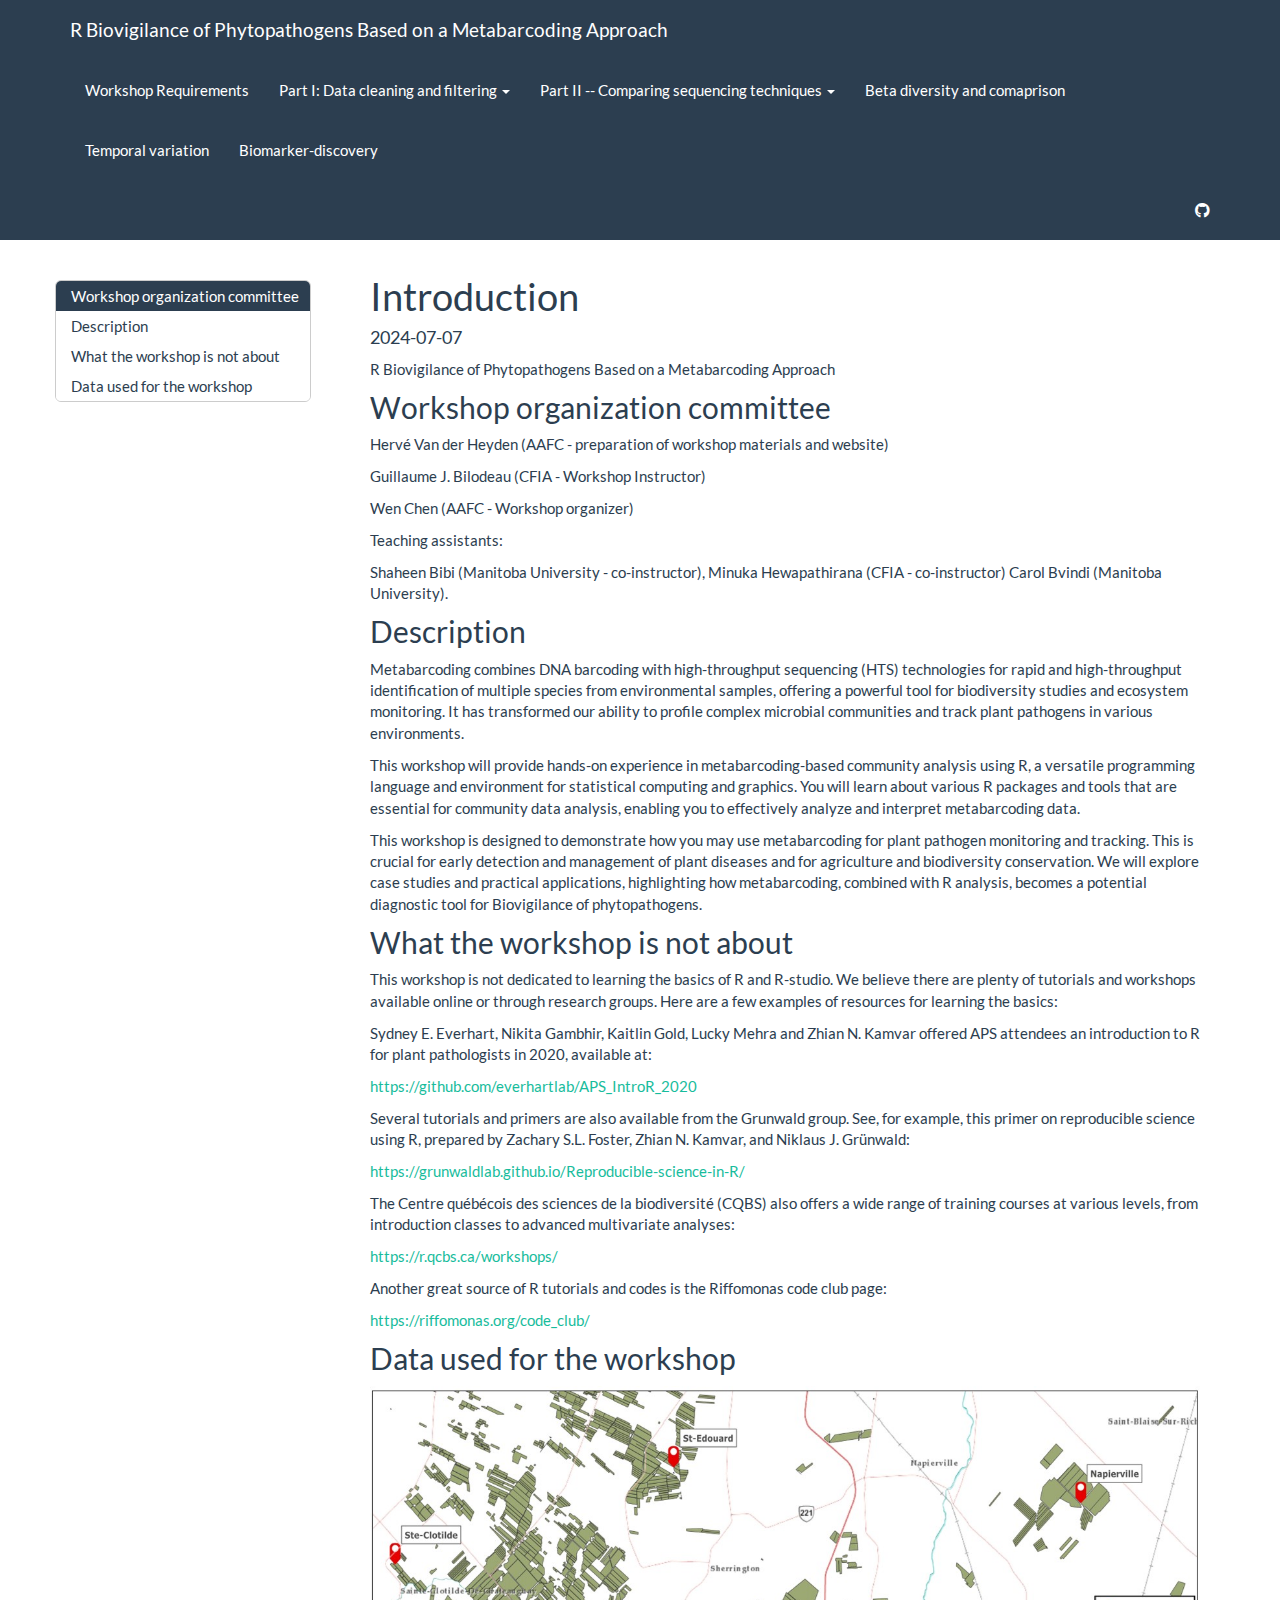
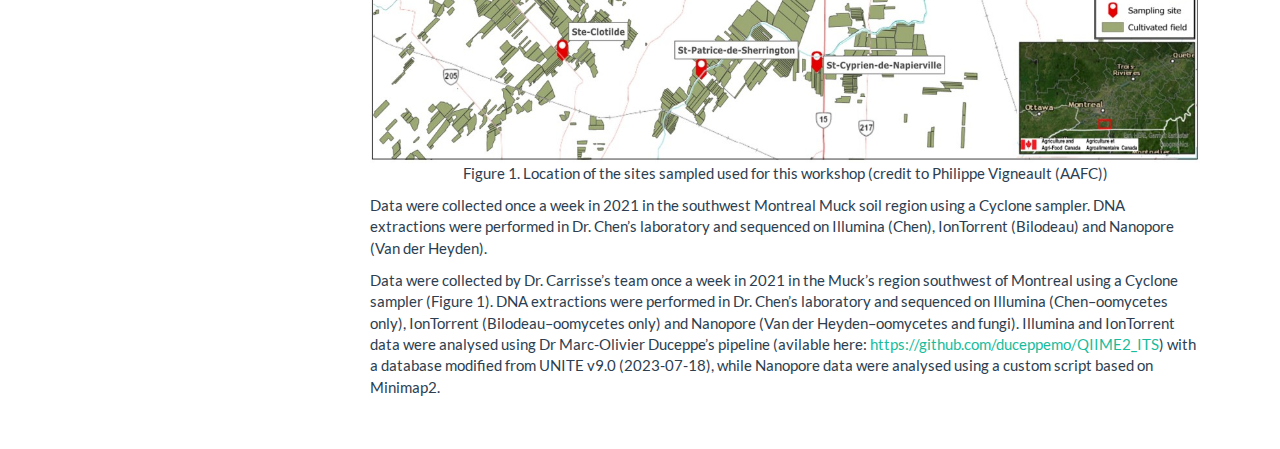
<file: index.html>
<!DOCTYPE html>

<html>

<head>

<meta charset="utf-8" />
<meta name="generator" content="pandoc" />
<meta http-equiv="X-UA-Compatible" content="IE=EDGE" />



<meta name="date" content="2024-07-07" />

<title>Introduction</title>

<script src="site_libs/header-attrs-2.28/header-attrs.js"></script>
<script src="site_libs/jquery-3.6.0/jquery-3.6.0.min.js"></script>
<meta name="viewport" content="width=device-width, initial-scale=1" />
<link href="site_libs/bootstrap-3.3.5/css/flatly.min.css" rel="stylesheet" />
<script src="site_libs/bootstrap-3.3.5/js/bootstrap.min.js"></script>
<script src="site_libs/bootstrap-3.3.5/shim/html5shiv.min.js"></script>
<script src="site_libs/bootstrap-3.3.5/shim/respond.min.js"></script>
<style>h1 {font-size: 34px;}
       h1.title {font-size: 38px;}
       h2 {font-size: 30px;}
       h3 {font-size: 24px;}
       h4 {font-size: 18px;}
       h5 {font-size: 16px;}
       h6 {font-size: 12px;}
       code {color: inherit; background-color: rgba(0, 0, 0, 0.04);}
       pre:not([class]) { background-color: white }</style>
<script src="site_libs/jqueryui-1.13.2/jquery-ui.min.js"></script>
<link href="site_libs/tocify-1.9.1/jquery.tocify.css" rel="stylesheet" />
<script src="site_libs/tocify-1.9.1/jquery.tocify.js"></script>
<script src="site_libs/navigation-1.1/tabsets.js"></script>
<link href="site_libs/font-awesome-6.4.2/css/all.min.css" rel="stylesheet" />
<link href="site_libs/font-awesome-6.4.2/css/v4-shims.min.css" rel="stylesheet" />

<style type="text/css">
  code{white-space: pre-wrap;}
  span.smallcaps{font-variant: small-caps;}
  span.underline{text-decoration: underline;}
  div.column{display: inline-block; vertical-align: top; width: 50%;}
  div.hanging-indent{margin-left: 1.5em; text-indent: -1.5em;}
  ul.task-list{list-style: none;}
    </style>










<style type = "text/css">
.main-container {
  max-width: 940px;
  margin-left: auto;
  margin-right: auto;
}
img {
  max-width:100%;
}
.tabbed-pane {
  padding-top: 12px;
}
.html-widget {
  margin-bottom: 20px;
}
button.code-folding-btn:focus {
  outline: none;
}
summary {
  display: list-item;
}
details > summary > p:only-child {
  display: inline;
}
pre code {
  padding: 0;
}
</style>


<style type="text/css">
.dropdown-submenu {
  position: relative;
}
.dropdown-submenu>.dropdown-menu {
  top: 0;
  left: 100%;
  margin-top: -6px;
  margin-left: -1px;
  border-radius: 0 6px 6px 6px;
}
.dropdown-submenu:hover>.dropdown-menu {
  display: block;
}
.dropdown-submenu>a:after {
  display: block;
  content: " ";
  float: right;
  width: 0;
  height: 0;
  border-color: transparent;
  border-style: solid;
  border-width: 5px 0 5px 5px;
  border-left-color: #cccccc;
  margin-top: 5px;
  margin-right: -10px;
}
.dropdown-submenu:hover>a:after {
  border-left-color: #adb5bd;
}
.dropdown-submenu.pull-left {
  float: none;
}
.dropdown-submenu.pull-left>.dropdown-menu {
  left: -100%;
  margin-left: 10px;
  border-radius: 6px 0 6px 6px;
}
</style>

<script type="text/javascript">
// manage active state of menu based on current page
$(document).ready(function () {
  // active menu anchor
  href = window.location.pathname
  href = href.substr(href.lastIndexOf('/') + 1)
  if (href === "")
    href = "index.html";
  var menuAnchor = $('a[href="' + href + '"]');

  // mark the anchor link active (and if it's in a dropdown, also mark that active)
  var dropdown = menuAnchor.closest('li.dropdown');
  if (window.bootstrap) { // Bootstrap 4+
    menuAnchor.addClass('active');
    dropdown.find('> .dropdown-toggle').addClass('active');
  } else { // Bootstrap 3
    menuAnchor.parent().addClass('active');
    dropdown.addClass('active');
  }

  // Navbar adjustments
  var navHeight = $(".navbar").first().height() + 15;
  var style = document.createElement('style');
  var pt = "padding-top: " + navHeight + "px; ";
  var mt = "margin-top: -" + navHeight + "px; ";
  var css = "";
  // offset scroll position for anchor links (for fixed navbar)
  for (var i = 1; i <= 6; i++) {
    css += ".section h" + i + "{ " + pt + mt + "}\n";
  }
  style.innerHTML = "body {" + pt + "padding-bottom: 40px; }\n" + css;
  document.head.appendChild(style);
});
</script>

<!-- tabsets -->

<style type="text/css">
.tabset-dropdown > .nav-tabs {
  display: inline-table;
  max-height: 500px;
  min-height: 44px;
  overflow-y: auto;
  border: 1px solid #ddd;
  border-radius: 4px;
}

.tabset-dropdown > .nav-tabs > li.active:before, .tabset-dropdown > .nav-tabs.nav-tabs-open:before {
  content: "\e259";
  font-family: 'Glyphicons Halflings';
  display: inline-block;
  padding: 10px;
  border-right: 1px solid #ddd;
}

.tabset-dropdown > .nav-tabs.nav-tabs-open > li.active:before {
  content: "\e258";
  font-family: 'Glyphicons Halflings';
  border: none;
}

.tabset-dropdown > .nav-tabs > li.active {
  display: block;
}

.tabset-dropdown > .nav-tabs > li > a,
.tabset-dropdown > .nav-tabs > li > a:focus,
.tabset-dropdown > .nav-tabs > li > a:hover {
  border: none;
  display: inline-block;
  border-radius: 4px;
  background-color: transparent;
}

.tabset-dropdown > .nav-tabs.nav-tabs-open > li {
  display: block;
  float: none;
}

.tabset-dropdown > .nav-tabs > li {
  display: none;
}
</style>

<!-- code folding -->



<style type="text/css">

#TOC {
  margin: 25px 0px 20px 0px;
}
@media (max-width: 768px) {
#TOC {
  position: relative;
  width: 100%;
}
}

@media print {
.toc-content {
  /* see https://github.com/w3c/csswg-drafts/issues/4434 */
  float: right;
}
}

.toc-content {
  padding-left: 30px;
  padding-right: 40px;
}

div.main-container {
  max-width: 1200px;
}

div.tocify {
  width: 20%;
  max-width: 260px;
  max-height: 85%;
}

@media (min-width: 768px) and (max-width: 991px) {
  div.tocify {
    width: 25%;
  }
}

@media (max-width: 767px) {
  div.tocify {
    width: 100%;
    max-width: none;
  }
}

.tocify ul, .tocify li {
  line-height: 20px;
}

.tocify-subheader .tocify-item {
  font-size: 0.90em;
}

.tocify .list-group-item {
  border-radius: 0px;
}


</style>



</head>

<body>


<div class="container-fluid main-container">


<!-- setup 3col/9col grid for toc_float and main content  -->
<div class="row">
<div class="col-xs-12 col-sm-4 col-md-3">
<div id="TOC" class="tocify">
</div>
</div>

<div class="toc-content col-xs-12 col-sm-8 col-md-9">




<div class="navbar navbar-default  navbar-fixed-top" role="navigation">
  <div class="container">
    <div class="navbar-header">
      <button type="button" class="navbar-toggle collapsed" data-toggle="collapse" data-bs-toggle="collapse" data-target="#navbar" data-bs-target="#navbar">
        <span class="icon-bar"></span>
        <span class="icon-bar"></span>
        <span class="icon-bar"></span>
      </button>
      <a class="navbar-brand" href="index.html">R Biovigilance of Phytopathogens Based on a Metabarcoding Approach</a>
    </div>
    <div id="navbar" class="navbar-collapse collapse">
      <ul class="nav navbar-nav">
        <li>
  <a href="setup_requirements.html">Workshop Requirements</a>
</li>
<li class="dropdown">
  <a href="#" class="dropdown-toggle" data-toggle="dropdown" role="button" data-bs-toggle="dropdown" aria-expanded="false">
    Part I: Data cleaning and filtering
     
    <span class="caret"></span>
  </a>
  <ul class="dropdown-menu" role="menu">
    <li>
      <a href="1_import_data.html">Importing data into R</a>
    </li>
    <li>
      <a href="2_preprocessing.html">Data cleaning</a>
    </li>
    <li>
      <a href="3_summaries.html">Data filtering</a>
    </li>
  </ul>
</li>
<li class="dropdown">
  <a href="#" class="dropdown-toggle" data-toggle="dropdown" role="button" data-bs-toggle="dropdown" aria-expanded="false">
    Part II -- Comparing sequencing techniques
     
    <span class="caret"></span>
  </a>
  <ul class="dropdown-menu" role="menu">
    <li>
      <a href="4_stacked_barchart.html">stacked bar charts</a>
    </li>
    <li>
      <a href="5_comparison.html">Comparisons</a>
    </li>
  </ul>
</li>
<li>
  <a href="6_Heat_map.html">Beta diversity and comaprison</a>
</li>
<li>
  <a href="7_Time_series.html">Temporal variation</a>
</li>
<li>
  <a href="8_biomarker-discovery.html">Biomarker-discovery</a>
</li>
      </ul>
      <ul class="nav navbar-nav navbar-right">
        <li>
  <a href="https://github.com/hvanderheyden/Plant_Canada_2024_workshop.github.io">
    <span class="fa fa-github"></span>
     
  </a>
</li>
      </ul>
    </div><!--/.nav-collapse -->
  </div><!--/.container -->
</div><!--/.navbar -->

<div id="header">



<h1 class="title toc-ignore">Introduction</h1>
<h4 class="date">2024-07-07</h4>

</div>


<p>R Biovigilance of Phytopathogens Based on a Metabarcoding
Approach</p>
<div id="workshop-organization-committee" class="section level2">
<h2>Workshop organization committee</h2>
<p>Hervé Van der Heyden (AAFC - preparation of workshop materials and
website)</p>
<p>Guillaume J. Bilodeau (CFIA - Workshop Instructor)</p>
<p>Wen Chen (AAFC - Workshop organizer)</p>
<p>Teaching assistants:</p>
<p>Shaheen Bibi (Manitoba University - co-instructor), Minuka
Hewapathirana (CFIA - co-instructor) Carol Bvindi (Manitoba
University).</p>
</div>
<div id="description" class="section level2">
<h2>Description</h2>
<p>Metabarcoding combines DNA barcoding with high-throughput sequencing
(HTS) technologies for rapid and high-throughput identification of
multiple species from environmental samples, offering a powerful tool
for biodiversity studies and ecosystem monitoring. It has transformed
our ability to profile complex microbial communities and track plant
pathogens in various environments.</p>
<p>This workshop will provide hands-on experience in metabarcoding-based
community analysis using R, a versatile programming language and
environment for statistical computing and graphics. You will learn about
various R packages and tools that are essential for community data
analysis, enabling you to effectively analyze and interpret
metabarcoding data.</p>
<p>This workshop is designed to demonstrate how you may use
metabarcoding for plant pathogen monitoring and tracking. This is
crucial for early detection and management of plant diseases and for
agriculture and biodiversity conservation. We will explore case studies
and practical applications, highlighting how metabarcoding, combined
with R analysis, becomes a potential diagnostic tool for Biovigilance of
phytopathogens.</p>
</div>
<div id="what-the-workshop-is-not-about" class="section level2">
<h2>What the workshop is not about</h2>
<p>This workshop is not dedicated to learning the basics of R and
R-studio. We believe there are plenty of tutorials and workshops
available online or through research groups. Here are a few examples of
resources for learning the basics:</p>
<p>Sydney E. Everhart, Nikita Gambhir, Kaitlin Gold, Lucky Mehra and
Zhian N. Kamvar offered APS attendees an introduction to R for plant
pathologists in 2020, available at:</p>
<p><a href="https://github.com/everhartlab/APS_IntroR_2020"
class="uri">https://github.com/everhartlab/APS_IntroR_2020</a></p>
<p>Several tutorials and primers are also available from the Grunwald
group. See, for example, this primer on reproducible science using R,
prepared by Zachary S.L. Foster, Zhian N. Kamvar, and Niklaus J.
Grünwald:</p>
<p><a href="https://grunwaldlab.github.io/Reproducible-science-in-R/"
class="uri">https://grunwaldlab.github.io/Reproducible-science-in-R/</a></p>
<p>The Centre québécois des sciences de la biodiversité (CQBS) also
offers a wide range of training courses at various levels, from
introduction classes to advanced multivariate analyses:</p>
<p><a href="https://r.qcbs.ca/workshops/"
class="uri">https://r.qcbs.ca/workshops/</a></p>
<p>Another great source of R tutorials and codes is the Riffomonas code
club page:</p>
<p><a href="https://riffomonas.org/code_club/"
class="uri">https://riffomonas.org/code_club/</a></p>
</div>
<div id="data-used-for-the-workshop" class="section level2">
<h2>Data used for the workshop</h2>
<div class="figure" style="text-align: center">
<img src="Figures/presentation1.jpg" alt="Figure 1. Location of the sites sampled used for this workshop (credit to Philippe Vigneault (AAFC))" width="100%" />
<p class="caption">
Figure 1. Location of the sites sampled used for this workshop (credit
to Philippe Vigneault (AAFC))
</p>
</div>
<p>Data were collected once a week in 2021 in the southwest Montreal
Muck soil region using a Cyclone sampler. DNA extractions were performed
in Dr. Chen’s laboratory and sequenced on Illumina (Chen), IonTorrent
(Bilodeau) and Nanopore (Van der Heyden).</p>
<p>Data were collected by Dr. Carrisse’s team once a week in 2021 in the
Muck’s region southwest of Montreal using a Cyclone sampler (Figure 1).
DNA extractions were performed in Dr. Chen’s laboratory and sequenced on
Illumina (Chen–oomycetes only), IonTorrent (Bilodeau–oomycetes only) and
Nanopore (Van der Heyden–oomycetes and fungi). Illumina and IonTorrent
data were analysed using Dr Marc-Olivier Duceppe’s pipeline (avilable
here: <a href="https://github.com/duceppemo/QIIME2_ITS"
class="uri">https://github.com/duceppemo/QIIME2_ITS</a>) with a database
modified from UNITE v9.0 (2023-07-18), while Nanopore data were analysed
using a custom script based on Minimap2.</p>
</div>



</div>
</div>

</div>

<script>

// add bootstrap table styles to pandoc tables
function bootstrapStylePandocTables() {
  $('tr.odd').parent('tbody').parent('table').addClass('table table-condensed');
}
$(document).ready(function () {
  bootstrapStylePandocTables();
});


</script>

<!-- tabsets -->

<script>
$(document).ready(function () {
  window.buildTabsets("TOC");
});

$(document).ready(function () {
  $('.tabset-dropdown > .nav-tabs > li').click(function () {
    $(this).parent().toggleClass('nav-tabs-open');
  });
});
</script>

<!-- code folding -->

<script>
$(document).ready(function ()  {

    // temporarily add toc-ignore selector to headers for the consistency with Pandoc
    $('.unlisted.unnumbered').addClass('toc-ignore')

    // move toc-ignore selectors from section div to header
    $('div.section.toc-ignore')
        .removeClass('toc-ignore')
        .children('h1,h2,h3,h4,h5').addClass('toc-ignore');

    // establish options
    var options = {
      selectors: "h1,h2",
      theme: "bootstrap3",
      context: '.toc-content',
      hashGenerator: function (text) {
        return text.replace(/[.\\/?&!#<>]/g, '').replace(/\s/g, '_');
      },
      ignoreSelector: ".toc-ignore",
      scrollTo: 0
    };
    options.showAndHide = true;
    options.smoothScroll = true;

    // tocify
    var toc = $("#TOC").tocify(options).data("toc-tocify");
});
</script>

<!-- dynamically load mathjax for compatibility with self-contained -->
<script>
  (function () {
    var script = document.createElement("script");
    script.type = "text/javascript";
    script.src  = "https://mathjax.rstudio.com/latest/MathJax.js?config=TeX-AMS-MML_HTMLorMML";
    document.getElementsByTagName("head")[0].appendChild(script);
  })();
</script>

</body>
</html>
</file>
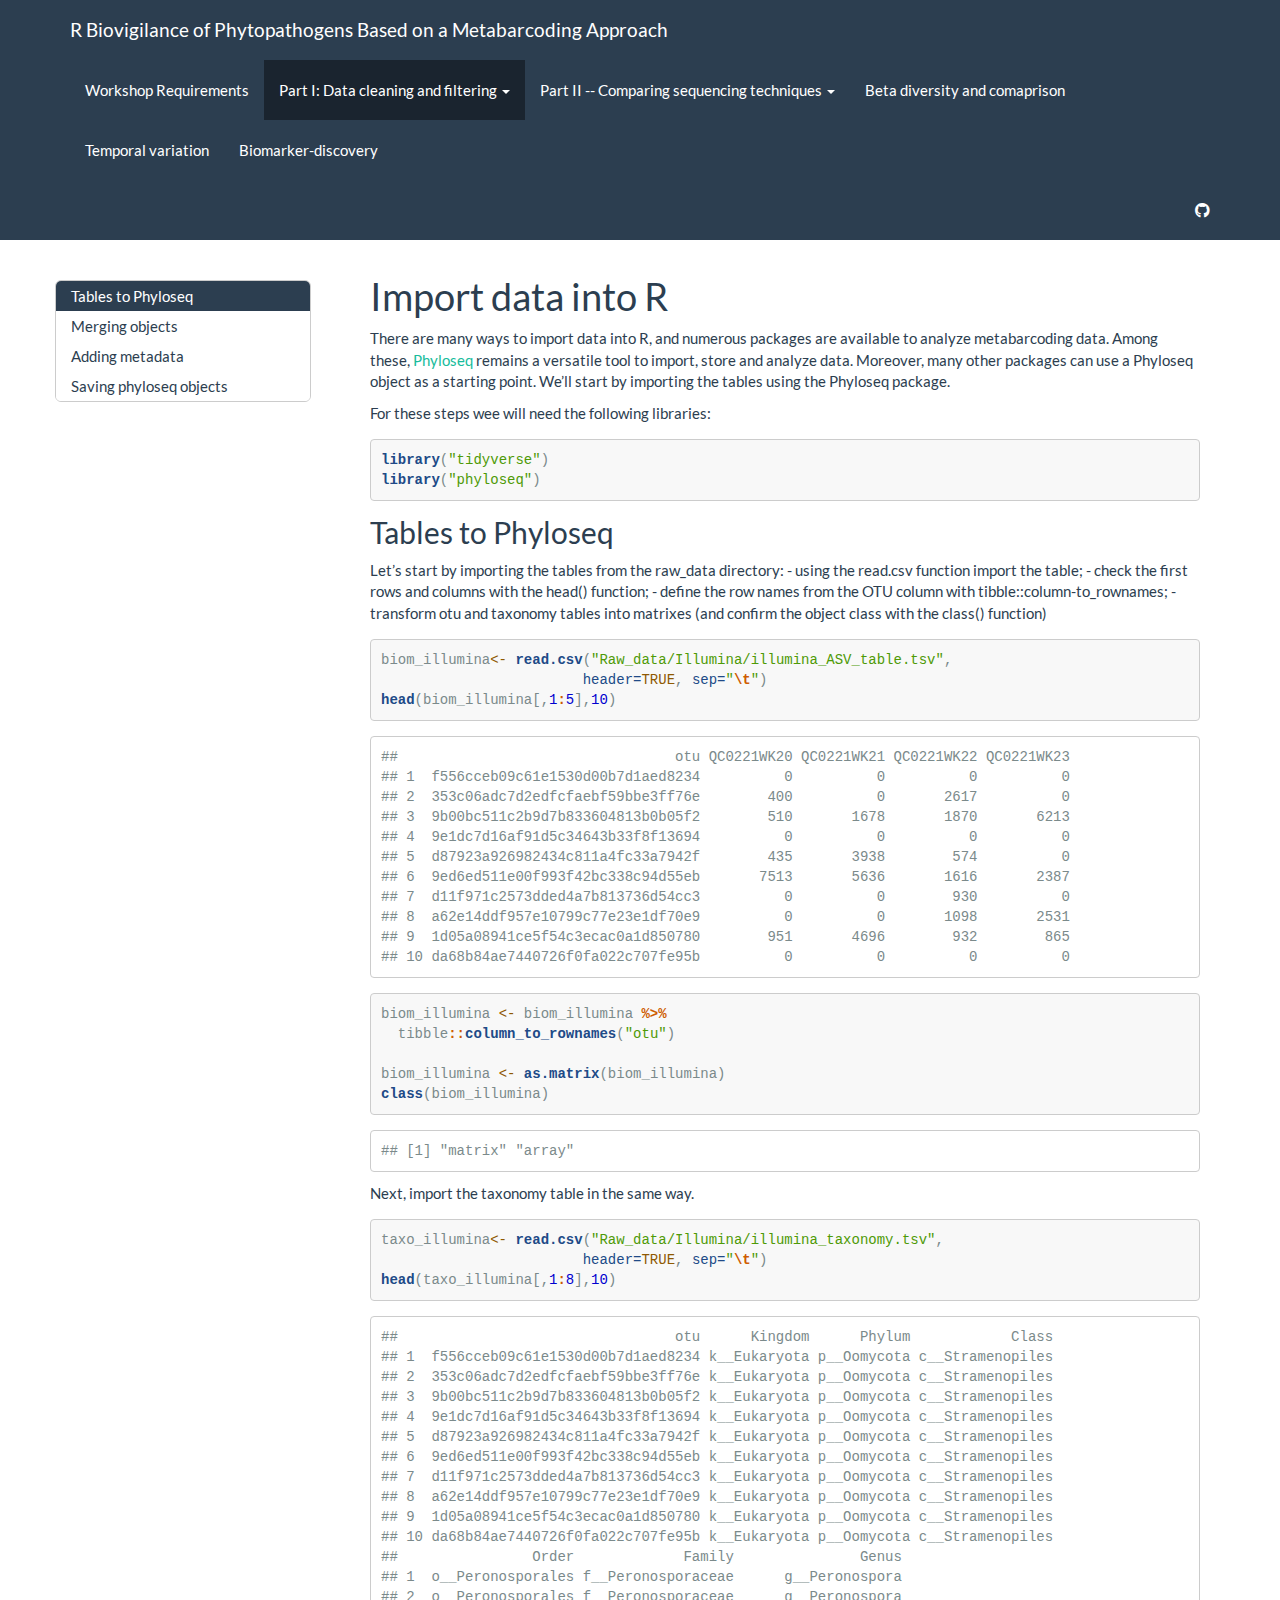
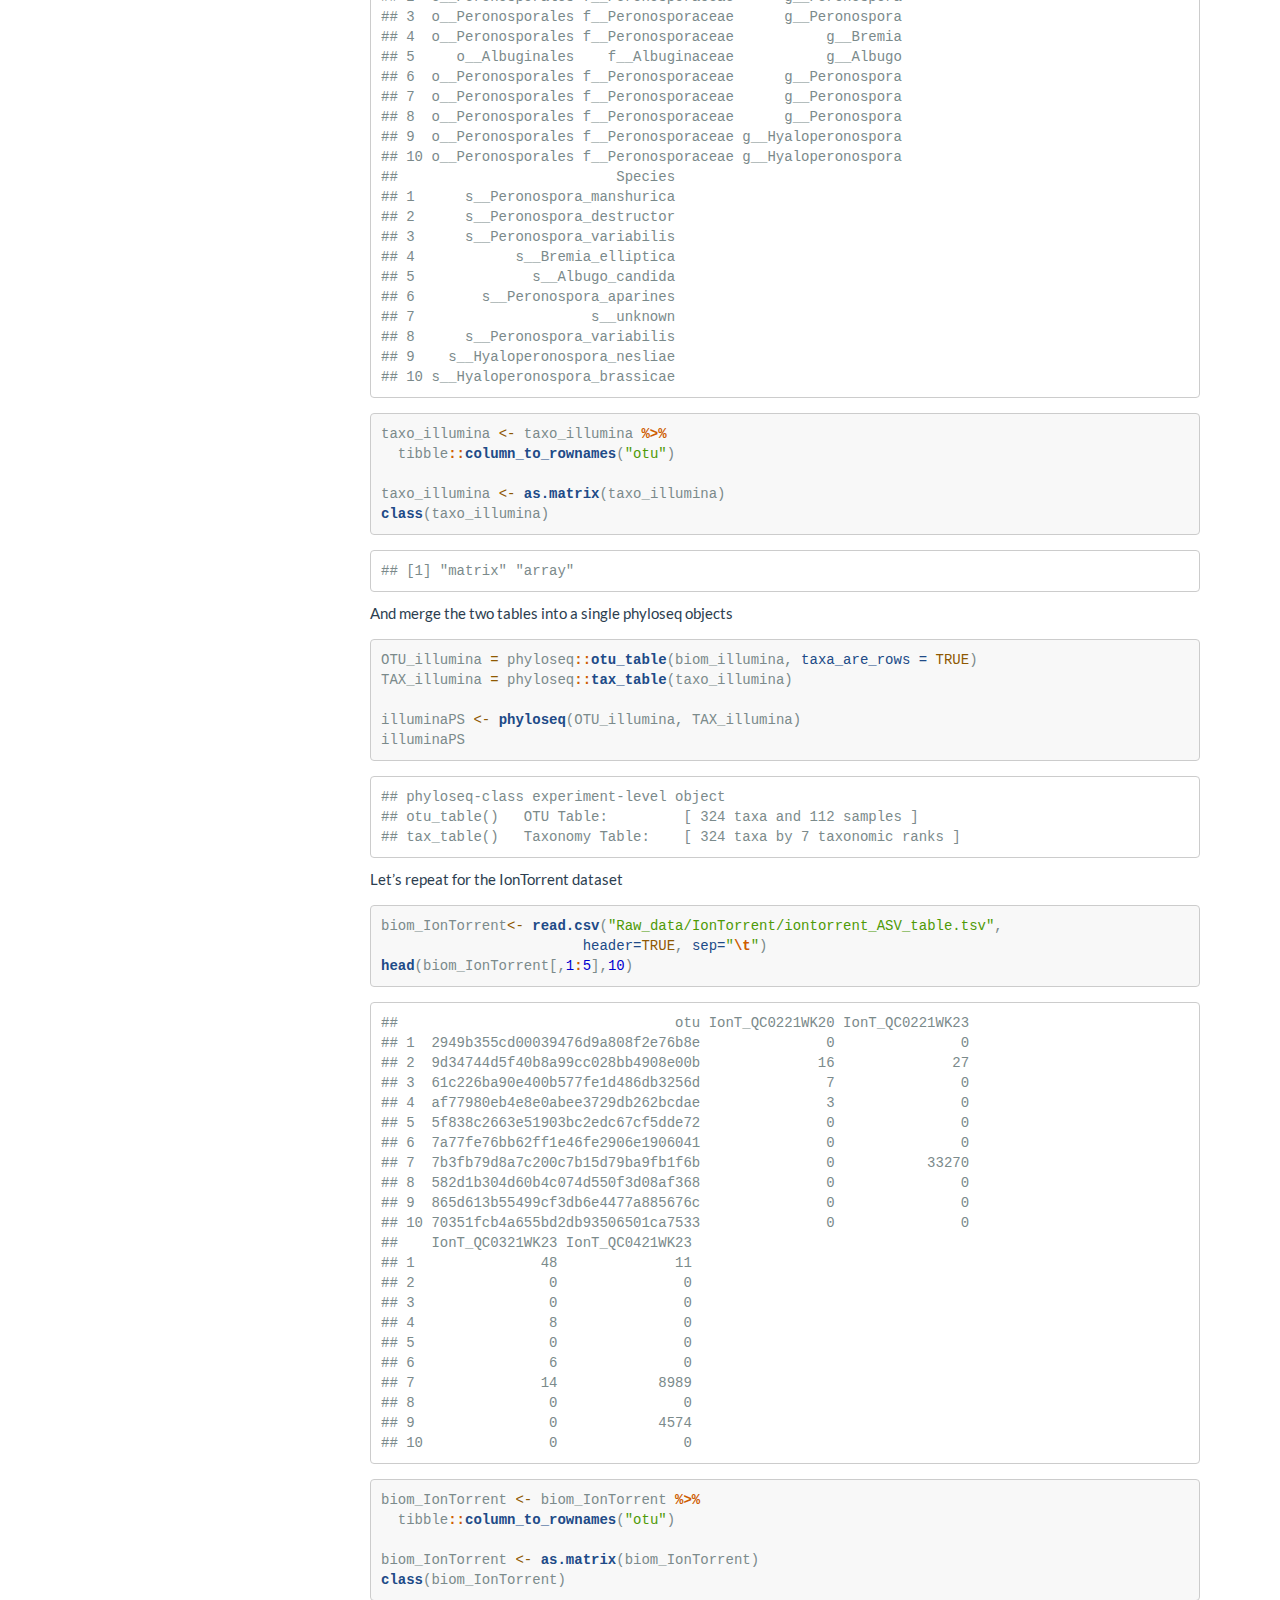
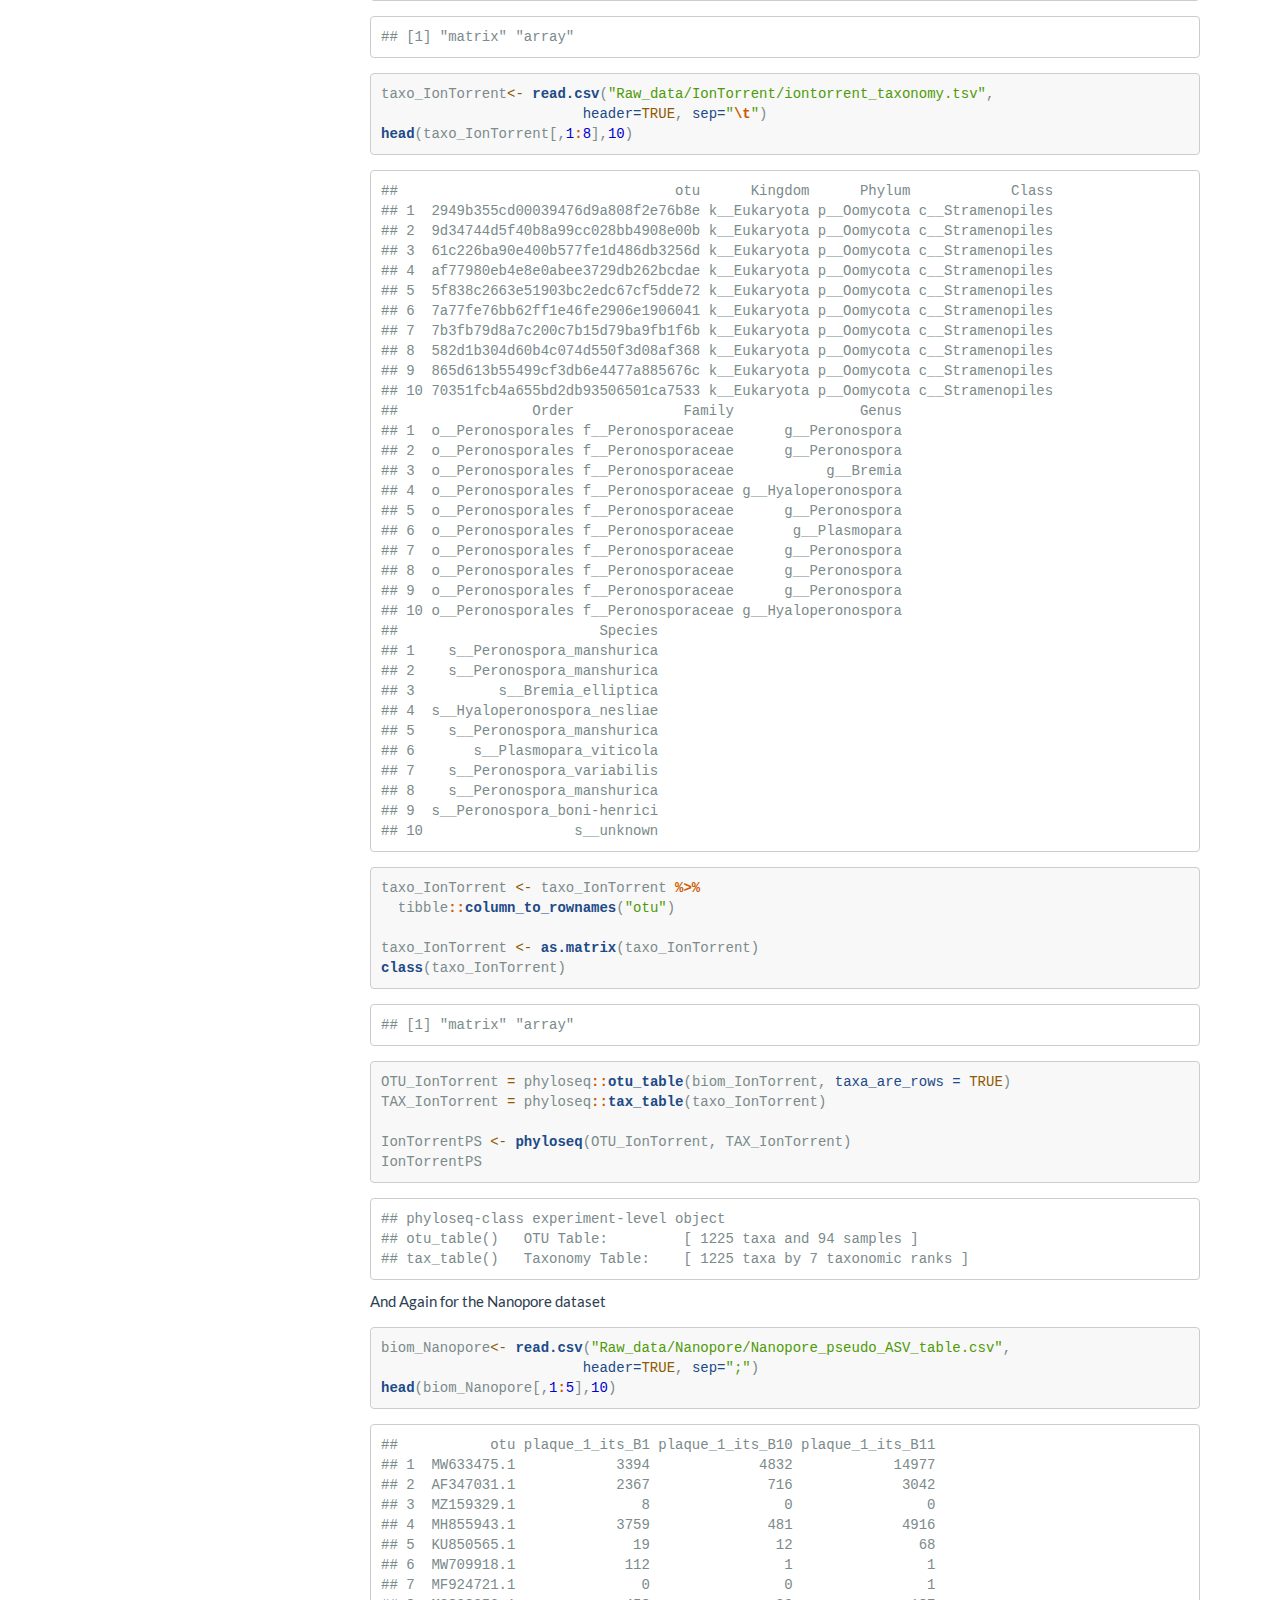
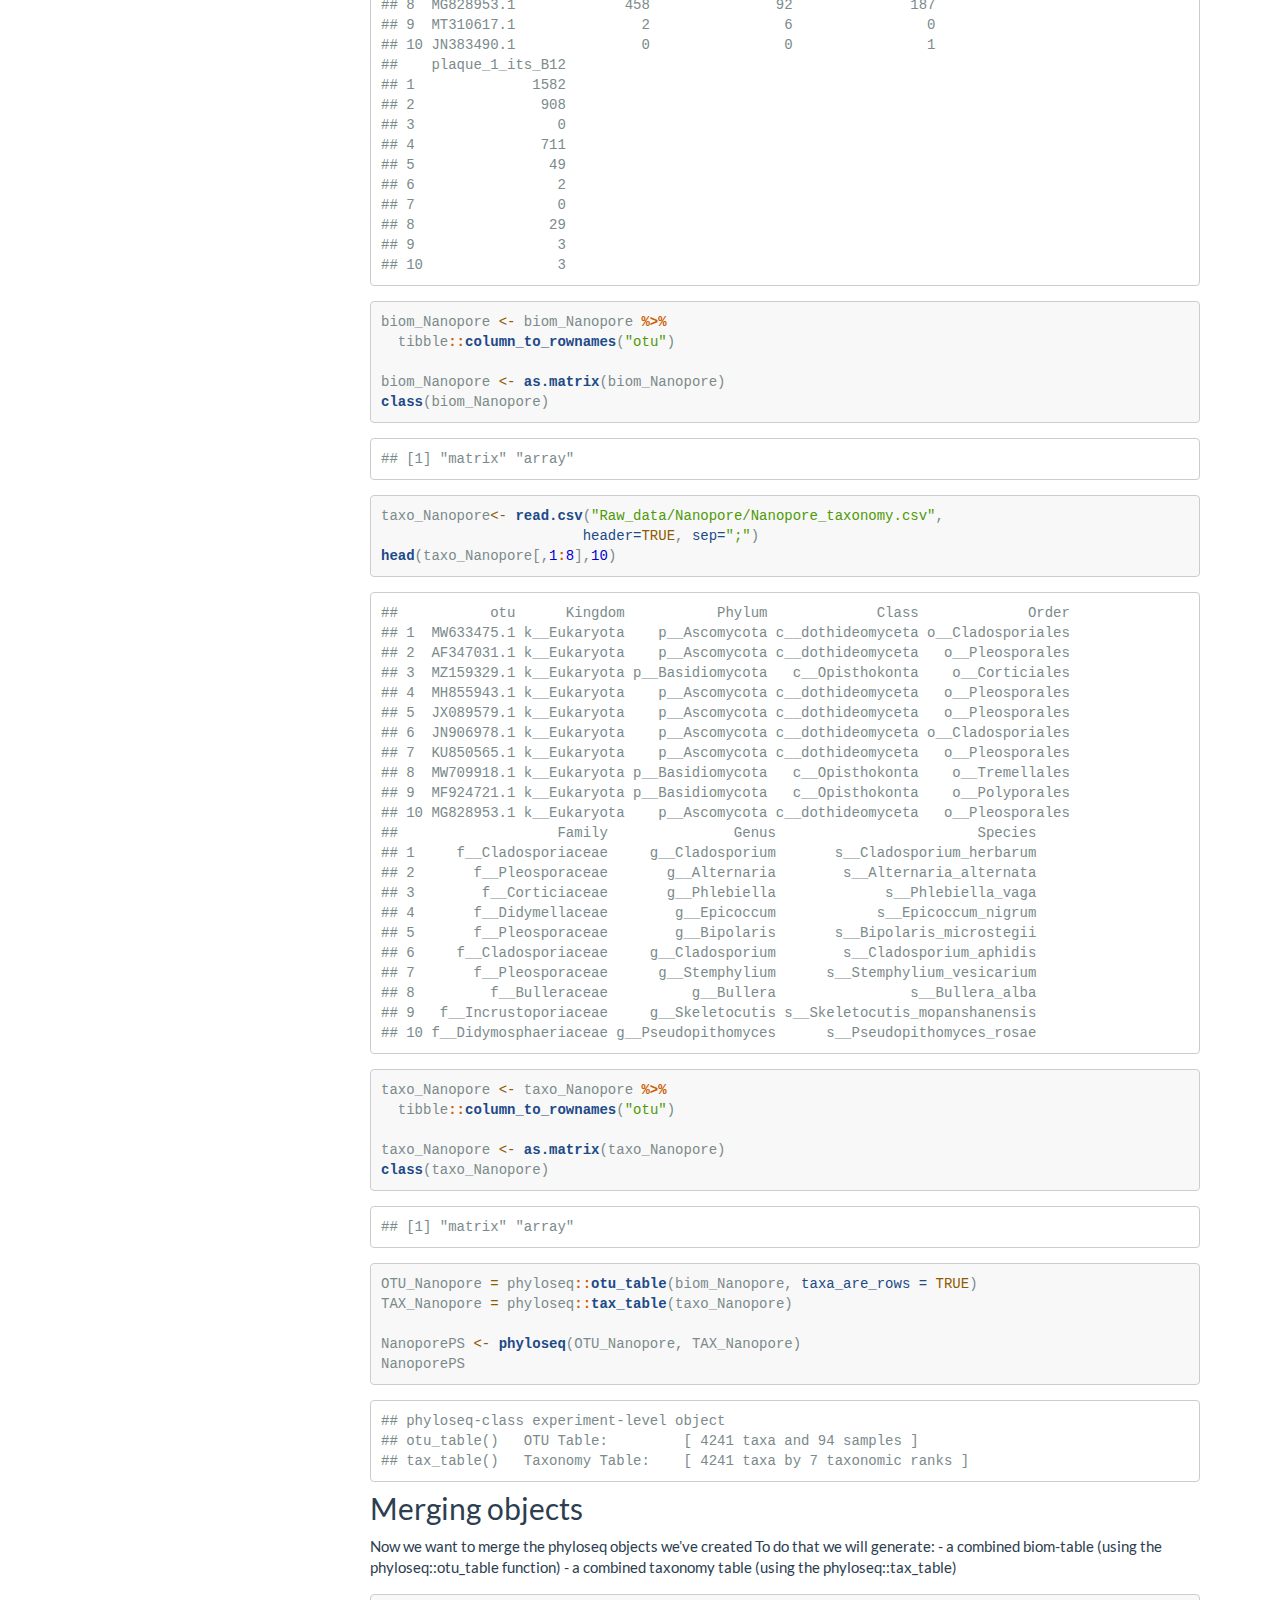
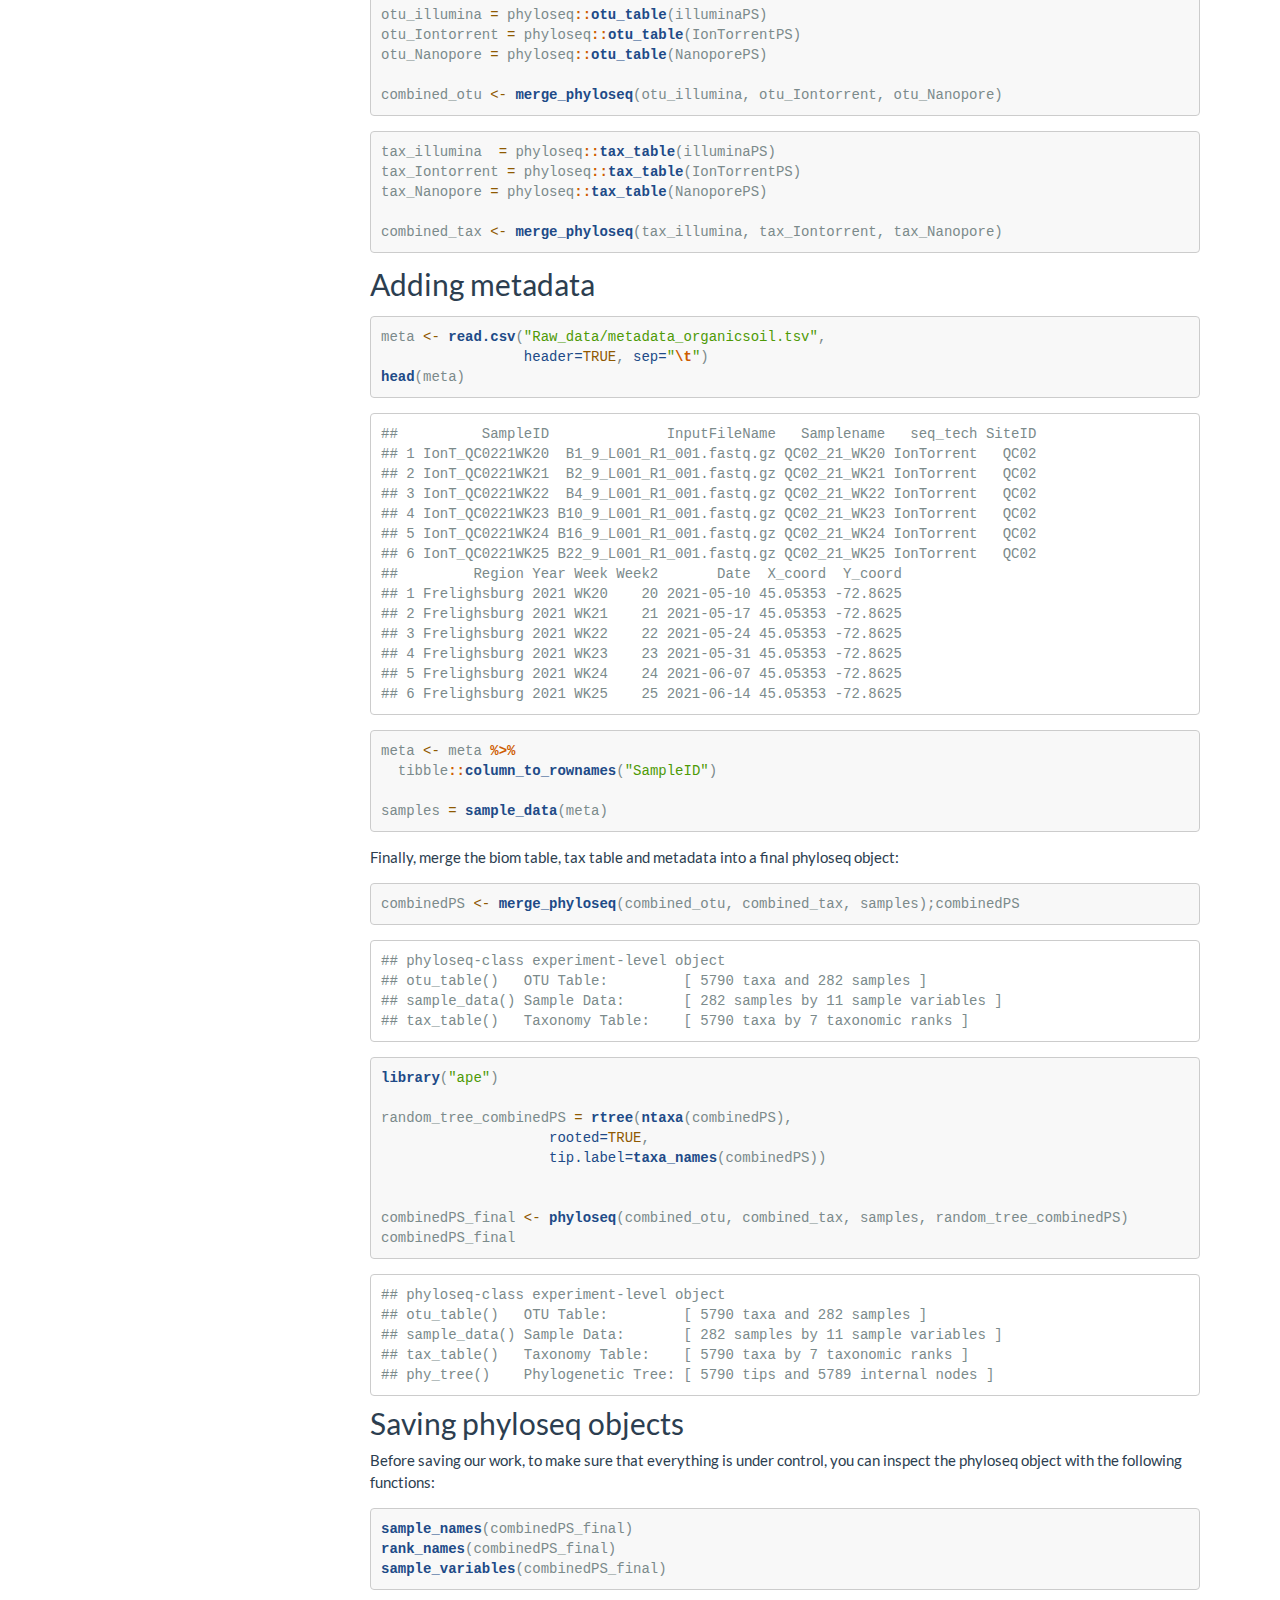
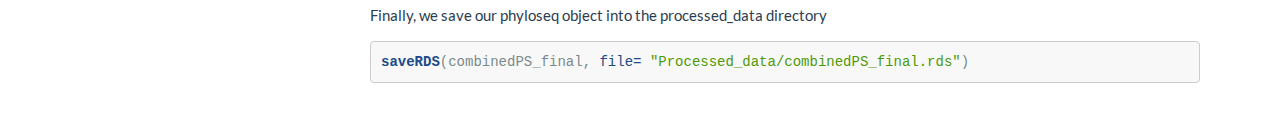
<file: 1_import_data.html>
<!DOCTYPE html>

<html>

<head>

<meta charset="utf-8" />
<meta name="generator" content="pandoc" />
<meta http-equiv="X-UA-Compatible" content="IE=EDGE" />




<title>Import data into R</title>

<script src="site_libs/header-attrs-2.28/header-attrs.js"></script>
<script src="site_libs/jquery-3.6.0/jquery-3.6.0.min.js"></script>
<meta name="viewport" content="width=device-width, initial-scale=1" />
<link href="site_libs/bootstrap-3.3.5/css/flatly.min.css" rel="stylesheet" />
<script src="site_libs/bootstrap-3.3.5/js/bootstrap.min.js"></script>
<script src="site_libs/bootstrap-3.3.5/shim/html5shiv.min.js"></script>
<script src="site_libs/bootstrap-3.3.5/shim/respond.min.js"></script>
<style>h1 {font-size: 34px;}
       h1.title {font-size: 38px;}
       h2 {font-size: 30px;}
       h3 {font-size: 24px;}
       h4 {font-size: 18px;}
       h5 {font-size: 16px;}
       h6 {font-size: 12px;}
       code {color: inherit; background-color: rgba(0, 0, 0, 0.04);}
       pre:not([class]) { background-color: white }</style>
<script src="site_libs/jqueryui-1.13.2/jquery-ui.min.js"></script>
<link href="site_libs/tocify-1.9.1/jquery.tocify.css" rel="stylesheet" />
<script src="site_libs/tocify-1.9.1/jquery.tocify.js"></script>
<script src="site_libs/navigation-1.1/tabsets.js"></script>
<link href="site_libs/font-awesome-6.4.2/css/all.min.css" rel="stylesheet" />
<link href="site_libs/font-awesome-6.4.2/css/v4-shims.min.css" rel="stylesheet" />

<style type="text/css">
  code{white-space: pre-wrap;}
  span.smallcaps{font-variant: small-caps;}
  span.underline{text-decoration: underline;}
  div.column{display: inline-block; vertical-align: top; width: 50%;}
  div.hanging-indent{margin-left: 1.5em; text-indent: -1.5em;}
  ul.task-list{list-style: none;}
    </style>



<style type="text/css">
  code {
    white-space: pre;
  }
  .sourceCode {
    overflow: visible;
  }
</style>
<style type="text/css" data-origin="pandoc">
pre > code.sourceCode { white-space: pre; position: relative; }
pre > code.sourceCode > span { line-height: 1.25; }
pre > code.sourceCode > span:empty { height: 1.2em; }
.sourceCode { overflow: visible; }
code.sourceCode > span { color: inherit; text-decoration: inherit; }
div.sourceCode { margin: 1em 0; }
pre.sourceCode { margin: 0; }
@media screen {
div.sourceCode { overflow: auto; }
}
@media print {
pre > code.sourceCode { white-space: pre-wrap; }
pre > code.sourceCode > span { display: inline-block; text-indent: -5em; padding-left: 5em; }
}
pre.numberSource code
  { counter-reset: source-line 0; }
pre.numberSource code > span
  { position: relative; left: -4em; counter-increment: source-line; }
pre.numberSource code > span > a:first-child::before
  { content: counter(source-line);
    position: relative; left: -1em; text-align: right; vertical-align: baseline;
    border: none; display: inline-block;
    -webkit-touch-callout: none; -webkit-user-select: none;
    -khtml-user-select: none; -moz-user-select: none;
    -ms-user-select: none; user-select: none;
    padding: 0 4px; width: 4em;
    color: #aaaaaa;
  }
pre.numberSource { margin-left: 3em; border-left: 1px solid #aaaaaa;  padding-left: 4px; }
div.sourceCode
  {  background-color: #f8f8f8; }
@media screen {
pre > code.sourceCode > span > a:first-child::before { text-decoration: underline; }
}
code span.al { color: #ef2929; } /* Alert */
code span.an { color: #8f5902; font-weight: bold; font-style: italic; } /* Annotation */
code span.at { color: #204a87; } /* Attribute */
code span.bn { color: #0000cf; } /* BaseN */
code span.cf { color: #204a87; font-weight: bold; } /* ControlFlow */
code span.ch { color: #4e9a06; } /* Char */
code span.cn { color: #8f5902; } /* Constant */
code span.co { color: #8f5902; font-style: italic; } /* Comment */
code span.cv { color: #8f5902; font-weight: bold; font-style: italic; } /* CommentVar */
code span.do { color: #8f5902; font-weight: bold; font-style: italic; } /* Documentation */
code span.dt { color: #204a87; } /* DataType */
code span.dv { color: #0000cf; } /* DecVal */
code span.er { color: #a40000; font-weight: bold; } /* Error */
code span.ex { } /* Extension */
code span.fl { color: #0000cf; } /* Float */
code span.fu { color: #204a87; font-weight: bold; } /* Function */
code span.im { } /* Import */
code span.in { color: #8f5902; font-weight: bold; font-style: italic; } /* Information */
code span.kw { color: #204a87; font-weight: bold; } /* Keyword */
code span.op { color: #ce5c00; font-weight: bold; } /* Operator */
code span.ot { color: #8f5902; } /* Other */
code span.pp { color: #8f5902; font-style: italic; } /* Preprocessor */
code span.sc { color: #ce5c00; font-weight: bold; } /* SpecialChar */
code span.ss { color: #4e9a06; } /* SpecialString */
code span.st { color: #4e9a06; } /* String */
code span.va { color: #000000; } /* Variable */
code span.vs { color: #4e9a06; } /* VerbatimString */
code span.wa { color: #8f5902; font-weight: bold; font-style: italic; } /* Warning */

</style>
<script>
// apply pandoc div.sourceCode style to pre.sourceCode instead
(function() {
  var sheets = document.styleSheets;
  for (var i = 0; i < sheets.length; i++) {
    if (sheets[i].ownerNode.dataset["origin"] !== "pandoc") continue;
    try { var rules = sheets[i].cssRules; } catch (e) { continue; }
    var j = 0;
    while (j < rules.length) {
      var rule = rules[j];
      // check if there is a div.sourceCode rule
      if (rule.type !== rule.STYLE_RULE || rule.selectorText !== "div.sourceCode") {
        j++;
        continue;
      }
      var style = rule.style.cssText;
      // check if color or background-color is set
      if (rule.style.color === '' && rule.style.backgroundColor === '') {
        j++;
        continue;
      }
      // replace div.sourceCode by a pre.sourceCode rule
      sheets[i].deleteRule(j);
      sheets[i].insertRule('pre.sourceCode{' + style + '}', j);
    }
  }
})();
</script>







<style type = "text/css">
.main-container {
  max-width: 940px;
  margin-left: auto;
  margin-right: auto;
}
img {
  max-width:100%;
}
.tabbed-pane {
  padding-top: 12px;
}
.html-widget {
  margin-bottom: 20px;
}
button.code-folding-btn:focus {
  outline: none;
}
summary {
  display: list-item;
}
details > summary > p:only-child {
  display: inline;
}
pre code {
  padding: 0;
}
</style>


<style type="text/css">
.dropdown-submenu {
  position: relative;
}
.dropdown-submenu>.dropdown-menu {
  top: 0;
  left: 100%;
  margin-top: -6px;
  margin-left: -1px;
  border-radius: 0 6px 6px 6px;
}
.dropdown-submenu:hover>.dropdown-menu {
  display: block;
}
.dropdown-submenu>a:after {
  display: block;
  content: " ";
  float: right;
  width: 0;
  height: 0;
  border-color: transparent;
  border-style: solid;
  border-width: 5px 0 5px 5px;
  border-left-color: #cccccc;
  margin-top: 5px;
  margin-right: -10px;
}
.dropdown-submenu:hover>a:after {
  border-left-color: #adb5bd;
}
.dropdown-submenu.pull-left {
  float: none;
}
.dropdown-submenu.pull-left>.dropdown-menu {
  left: -100%;
  margin-left: 10px;
  border-radius: 6px 0 6px 6px;
}
</style>

<script type="text/javascript">
// manage active state of menu based on current page
$(document).ready(function () {
  // active menu anchor
  href = window.location.pathname
  href = href.substr(href.lastIndexOf('/') + 1)
  if (href === "")
    href = "index.html";
  var menuAnchor = $('a[href="' + href + '"]');

  // mark the anchor link active (and if it's in a dropdown, also mark that active)
  var dropdown = menuAnchor.closest('li.dropdown');
  if (window.bootstrap) { // Bootstrap 4+
    menuAnchor.addClass('active');
    dropdown.find('> .dropdown-toggle').addClass('active');
  } else { // Bootstrap 3
    menuAnchor.parent().addClass('active');
    dropdown.addClass('active');
  }

  // Navbar adjustments
  var navHeight = $(".navbar").first().height() + 15;
  var style = document.createElement('style');
  var pt = "padding-top: " + navHeight + "px; ";
  var mt = "margin-top: -" + navHeight + "px; ";
  var css = "";
  // offset scroll position for anchor links (for fixed navbar)
  for (var i = 1; i <= 6; i++) {
    css += ".section h" + i + "{ " + pt + mt + "}\n";
  }
  style.innerHTML = "body {" + pt + "padding-bottom: 40px; }\n" + css;
  document.head.appendChild(style);
});
</script>

<!-- tabsets -->

<style type="text/css">
.tabset-dropdown > .nav-tabs {
  display: inline-table;
  max-height: 500px;
  min-height: 44px;
  overflow-y: auto;
  border: 1px solid #ddd;
  border-radius: 4px;
}

.tabset-dropdown > .nav-tabs > li.active:before, .tabset-dropdown > .nav-tabs.nav-tabs-open:before {
  content: "\e259";
  font-family: 'Glyphicons Halflings';
  display: inline-block;
  padding: 10px;
  border-right: 1px solid #ddd;
}

.tabset-dropdown > .nav-tabs.nav-tabs-open > li.active:before {
  content: "\e258";
  font-family: 'Glyphicons Halflings';
  border: none;
}

.tabset-dropdown > .nav-tabs > li.active {
  display: block;
}

.tabset-dropdown > .nav-tabs > li > a,
.tabset-dropdown > .nav-tabs > li > a:focus,
.tabset-dropdown > .nav-tabs > li > a:hover {
  border: none;
  display: inline-block;
  border-radius: 4px;
  background-color: transparent;
}

.tabset-dropdown > .nav-tabs.nav-tabs-open > li {
  display: block;
  float: none;
}

.tabset-dropdown > .nav-tabs > li {
  display: none;
}
</style>

<!-- code folding -->



<style type="text/css">

#TOC {
  margin: 25px 0px 20px 0px;
}
@media (max-width: 768px) {
#TOC {
  position: relative;
  width: 100%;
}
}

@media print {
.toc-content {
  /* see https://github.com/w3c/csswg-drafts/issues/4434 */
  float: right;
}
}

.toc-content {
  padding-left: 30px;
  padding-right: 40px;
}

div.main-container {
  max-width: 1200px;
}

div.tocify {
  width: 20%;
  max-width: 260px;
  max-height: 85%;
}

@media (min-width: 768px) and (max-width: 991px) {
  div.tocify {
    width: 25%;
  }
}

@media (max-width: 767px) {
  div.tocify {
    width: 100%;
    max-width: none;
  }
}

.tocify ul, .tocify li {
  line-height: 20px;
}

.tocify-subheader .tocify-item {
  font-size: 0.90em;
}

.tocify .list-group-item {
  border-radius: 0px;
}


</style>



</head>

<body>


<div class="container-fluid main-container">


<!-- setup 3col/9col grid for toc_float and main content  -->
<div class="row">
<div class="col-xs-12 col-sm-4 col-md-3">
<div id="TOC" class="tocify">
</div>
</div>

<div class="toc-content col-xs-12 col-sm-8 col-md-9">




<div class="navbar navbar-default  navbar-fixed-top" role="navigation">
  <div class="container">
    <div class="navbar-header">
      <button type="button" class="navbar-toggle collapsed" data-toggle="collapse" data-bs-toggle="collapse" data-target="#navbar" data-bs-target="#navbar">
        <span class="icon-bar"></span>
        <span class="icon-bar"></span>
        <span class="icon-bar"></span>
      </button>
      <a class="navbar-brand" href="index.html">R Biovigilance of Phytopathogens Based on a Metabarcoding Approach</a>
    </div>
    <div id="navbar" class="navbar-collapse collapse">
      <ul class="nav navbar-nav">
        <li>
  <a href="setup_requirements.html">Workshop Requirements</a>
</li>
<li class="dropdown">
  <a href="#" class="dropdown-toggle" data-toggle="dropdown" role="button" data-bs-toggle="dropdown" aria-expanded="false">
    Part I: Data cleaning and filtering
     
    <span class="caret"></span>
  </a>
  <ul class="dropdown-menu" role="menu">
    <li>
      <a href="1_import_data.html">Importing data into R</a>
    </li>
    <li>
      <a href="2_preprocessing.html">Data cleaning</a>
    </li>
    <li>
      <a href="3_summaries.html">Data filtering</a>
    </li>
  </ul>
</li>
<li class="dropdown">
  <a href="#" class="dropdown-toggle" data-toggle="dropdown" role="button" data-bs-toggle="dropdown" aria-expanded="false">
    Part II -- Comparing sequencing techniques
     
    <span class="caret"></span>
  </a>
  <ul class="dropdown-menu" role="menu">
    <li>
      <a href="4_stacked_barchart.html">stacked bar charts</a>
    </li>
    <li>
      <a href="5_comparison.html">Comparisons</a>
    </li>
  </ul>
</li>
<li>
  <a href="6_Heat_map.html">Beta diversity and comaprison</a>
</li>
<li>
  <a href="7_Time_series.html">Temporal variation</a>
</li>
<li>
  <a href="8_biomarker-discovery.html">Biomarker-discovery</a>
</li>
      </ul>
      <ul class="nav navbar-nav navbar-right">
        <li>
  <a href="https://github.com/hvanderheyden/Plant_Canada_2024_workshop.github.io">
    <span class="fa fa-github"></span>
     
  </a>
</li>
      </ul>
    </div><!--/.nav-collapse -->
  </div><!--/.container -->
</div><!--/.navbar -->

<div id="header">



<h1 class="title toc-ignore">Import data into R</h1>

</div>


<p>There are many ways to import data into R, and numerous packages are
available to analyze metabarcoding data. Among these, <a
href="http://www.r-project.org">Phyloseq</a> remains a versatile tool to
import, store and analyze data. Moreover, many other packages can use a
Phyloseq object as a starting point. We’ll start by importing the tables
using the Phyloseq package.</p>
<p>For these steps wee will need the following libraries:</p>
<div class="sourceCode" id="cb1"><pre class="sourceCode r"><code class="sourceCode r"><span id="cb1-1"><a href="#cb1-1" tabindex="-1"></a><span class="fu">library</span>(<span class="st">&quot;tidyverse&quot;</span>)</span>
<span id="cb1-2"><a href="#cb1-2" tabindex="-1"></a><span class="fu">library</span>(<span class="st">&quot;phyloseq&quot;</span>)</span></code></pre></div>
<div id="tables-to-phyloseq" class="section level2">
<h2>Tables to Phyloseq</h2>
<p>Let’s start by importing the tables from the raw_data directory: -
using the read.csv function import the table; - check the first rows and
columns with the head() function; - define the row names from the OTU
column with tibble::column-to_rownames; - transform otu and taxonomy
tables into matrixes (and confirm the object class with the class()
function)</p>
<div class="sourceCode" id="cb2"><pre class="sourceCode r"><code class="sourceCode r"><span id="cb2-1"><a href="#cb2-1" tabindex="-1"></a>biom_illumina<span class="ot">&lt;-</span> <span class="fu">read.csv</span>(<span class="st">&quot;Raw_data/Illumina/illumina_ASV_table.tsv&quot;</span>, </span>
<span id="cb2-2"><a href="#cb2-2" tabindex="-1"></a>                        <span class="at">header=</span><span class="cn">TRUE</span>, <span class="at">sep=</span><span class="st">&quot;</span><span class="sc">\t</span><span class="st">&quot;</span>)</span>
<span id="cb2-3"><a href="#cb2-3" tabindex="-1"></a><span class="fu">head</span>(biom_illumina[,<span class="dv">1</span><span class="sc">:</span><span class="dv">5</span>],<span class="dv">10</span>)</span></code></pre></div>
<pre><code>##                                 otu QC0221WK20 QC0221WK21 QC0221WK22 QC0221WK23
## 1  f556cceb09c61e1530d00b7d1aed8234          0          0          0          0
## 2  353c06adc7d2edfcfaebf59bbe3ff76e        400          0       2617          0
## 3  9b00bc511c2b9d7b833604813b0b05f2        510       1678       1870       6213
## 4  9e1dc7d16af91d5c34643b33f8f13694          0          0          0          0
## 5  d87923a926982434c811a4fc33a7942f        435       3938        574          0
## 6  9ed6ed511e00f993f42bc338c94d55eb       7513       5636       1616       2387
## 7  d11f971c2573dded4a7b813736d54cc3          0          0        930          0
## 8  a62e14ddf957e10799c77e23e1df70e9          0          0       1098       2531
## 9  1d05a08941ce5f54c3ecac0a1d850780        951       4696        932        865
## 10 da68b84ae7440726f0fa022c707fe95b          0          0          0          0</code></pre>
<div class="sourceCode" id="cb4"><pre class="sourceCode r"><code class="sourceCode r"><span id="cb4-1"><a href="#cb4-1" tabindex="-1"></a>biom_illumina <span class="ot">&lt;-</span> biom_illumina <span class="sc">%&gt;%</span></span>
<span id="cb4-2"><a href="#cb4-2" tabindex="-1"></a>  tibble<span class="sc">::</span><span class="fu">column_to_rownames</span>(<span class="st">&quot;otu&quot;</span>) </span>
<span id="cb4-3"><a href="#cb4-3" tabindex="-1"></a></span>
<span id="cb4-4"><a href="#cb4-4" tabindex="-1"></a>biom_illumina <span class="ot">&lt;-</span> <span class="fu">as.matrix</span>(biom_illumina)</span>
<span id="cb4-5"><a href="#cb4-5" tabindex="-1"></a><span class="fu">class</span>(biom_illumina)</span></code></pre></div>
<pre><code>## [1] &quot;matrix&quot; &quot;array&quot;</code></pre>
<p>Next, import the taxonomy table in the same way.</p>
<div class="sourceCode" id="cb6"><pre class="sourceCode r"><code class="sourceCode r"><span id="cb6-1"><a href="#cb6-1" tabindex="-1"></a>taxo_illumina<span class="ot">&lt;-</span> <span class="fu">read.csv</span>(<span class="st">&quot;Raw_data/Illumina/illumina_taxonomy.tsv&quot;</span>, </span>
<span id="cb6-2"><a href="#cb6-2" tabindex="-1"></a>                        <span class="at">header=</span><span class="cn">TRUE</span>, <span class="at">sep=</span><span class="st">&quot;</span><span class="sc">\t</span><span class="st">&quot;</span>)</span>
<span id="cb6-3"><a href="#cb6-3" tabindex="-1"></a><span class="fu">head</span>(taxo_illumina[,<span class="dv">1</span><span class="sc">:</span><span class="dv">8</span>],<span class="dv">10</span>)</span></code></pre></div>
<pre><code>##                                 otu      Kingdom      Phylum            Class
## 1  f556cceb09c61e1530d00b7d1aed8234 k__Eukaryota p__Oomycota c__Stramenopiles
## 2  353c06adc7d2edfcfaebf59bbe3ff76e k__Eukaryota p__Oomycota c__Stramenopiles
## 3  9b00bc511c2b9d7b833604813b0b05f2 k__Eukaryota p__Oomycota c__Stramenopiles
## 4  9e1dc7d16af91d5c34643b33f8f13694 k__Eukaryota p__Oomycota c__Stramenopiles
## 5  d87923a926982434c811a4fc33a7942f k__Eukaryota p__Oomycota c__Stramenopiles
## 6  9ed6ed511e00f993f42bc338c94d55eb k__Eukaryota p__Oomycota c__Stramenopiles
## 7  d11f971c2573dded4a7b813736d54cc3 k__Eukaryota p__Oomycota c__Stramenopiles
## 8  a62e14ddf957e10799c77e23e1df70e9 k__Eukaryota p__Oomycota c__Stramenopiles
## 9  1d05a08941ce5f54c3ecac0a1d850780 k__Eukaryota p__Oomycota c__Stramenopiles
## 10 da68b84ae7440726f0fa022c707fe95b k__Eukaryota p__Oomycota c__Stramenopiles
##                Order             Family               Genus
## 1  o__Peronosporales f__Peronosporaceae      g__Peronospora
## 2  o__Peronosporales f__Peronosporaceae      g__Peronospora
## 3  o__Peronosporales f__Peronosporaceae      g__Peronospora
## 4  o__Peronosporales f__Peronosporaceae           g__Bremia
## 5     o__Albuginales    f__Albuginaceae           g__Albugo
## 6  o__Peronosporales f__Peronosporaceae      g__Peronospora
## 7  o__Peronosporales f__Peronosporaceae      g__Peronospora
## 8  o__Peronosporales f__Peronosporaceae      g__Peronospora
## 9  o__Peronosporales f__Peronosporaceae g__Hyaloperonospora
## 10 o__Peronosporales f__Peronosporaceae g__Hyaloperonospora
##                          Species
## 1      s__Peronospora_manshurica
## 2      s__Peronospora_destructor
## 3      s__Peronospora_variabilis
## 4            s__Bremia_elliptica
## 5              s__Albugo_candida
## 6        s__Peronospora_aparines
## 7                     s__unknown
## 8      s__Peronospora_variabilis
## 9    s__Hyaloperonospora_nesliae
## 10 s__Hyaloperonospora_brassicae</code></pre>
<div class="sourceCode" id="cb8"><pre class="sourceCode r"><code class="sourceCode r"><span id="cb8-1"><a href="#cb8-1" tabindex="-1"></a>taxo_illumina <span class="ot">&lt;-</span> taxo_illumina <span class="sc">%&gt;%</span></span>
<span id="cb8-2"><a href="#cb8-2" tabindex="-1"></a>  tibble<span class="sc">::</span><span class="fu">column_to_rownames</span>(<span class="st">&quot;otu&quot;</span>)</span>
<span id="cb8-3"><a href="#cb8-3" tabindex="-1"></a></span>
<span id="cb8-4"><a href="#cb8-4" tabindex="-1"></a>taxo_illumina <span class="ot">&lt;-</span> <span class="fu">as.matrix</span>(taxo_illumina)</span>
<span id="cb8-5"><a href="#cb8-5" tabindex="-1"></a><span class="fu">class</span>(taxo_illumina) </span></code></pre></div>
<pre><code>## [1] &quot;matrix&quot; &quot;array&quot;</code></pre>
<p>And merge the two tables into a single phyloseq objects</p>
<div class="sourceCode" id="cb10"><pre class="sourceCode r"><code class="sourceCode r"><span id="cb10-1"><a href="#cb10-1" tabindex="-1"></a>OTU_illumina <span class="ot">=</span> phyloseq<span class="sc">::</span><span class="fu">otu_table</span>(biom_illumina, <span class="at">taxa_are_rows =</span> <span class="cn">TRUE</span>)</span>
<span id="cb10-2"><a href="#cb10-2" tabindex="-1"></a>TAX_illumina <span class="ot">=</span> phyloseq<span class="sc">::</span><span class="fu">tax_table</span>(taxo_illumina)</span>
<span id="cb10-3"><a href="#cb10-3" tabindex="-1"></a></span>
<span id="cb10-4"><a href="#cb10-4" tabindex="-1"></a>illuminaPS <span class="ot">&lt;-</span> <span class="fu">phyloseq</span>(OTU_illumina, TAX_illumina)</span>
<span id="cb10-5"><a href="#cb10-5" tabindex="-1"></a>illuminaPS</span></code></pre></div>
<pre><code>## phyloseq-class experiment-level object
## otu_table()   OTU Table:         [ 324 taxa and 112 samples ]
## tax_table()   Taxonomy Table:    [ 324 taxa by 7 taxonomic ranks ]</code></pre>
<p>Let’s repeat for the IonTorrent dataset</p>
<div class="sourceCode" id="cb12"><pre class="sourceCode r"><code class="sourceCode r"><span id="cb12-1"><a href="#cb12-1" tabindex="-1"></a>biom_IonTorrent<span class="ot">&lt;-</span> <span class="fu">read.csv</span>(<span class="st">&quot;Raw_data/IonTorrent/iontorrent_ASV_table.tsv&quot;</span>, </span>
<span id="cb12-2"><a href="#cb12-2" tabindex="-1"></a>                        <span class="at">header=</span><span class="cn">TRUE</span>, <span class="at">sep=</span><span class="st">&quot;</span><span class="sc">\t</span><span class="st">&quot;</span>)</span>
<span id="cb12-3"><a href="#cb12-3" tabindex="-1"></a><span class="fu">head</span>(biom_IonTorrent[,<span class="dv">1</span><span class="sc">:</span><span class="dv">5</span>],<span class="dv">10</span>)</span></code></pre></div>
<pre><code>##                                 otu IonT_QC0221WK20 IonT_QC0221WK23
## 1  2949b355cd00039476d9a808f2e76b8e               0               0
## 2  9d34744d5f40b8a99cc028bb4908e00b              16              27
## 3  61c226ba90e400b577fe1d486db3256d               7               0
## 4  af77980eb4e8e0abee3729db262bcdae               3               0
## 5  5f838c2663e51903bc2edc67cf5dde72               0               0
## 6  7a77fe76bb62ff1e46fe2906e1906041               0               0
## 7  7b3fb79d8a7c200c7b15d79ba9fb1f6b               0           33270
## 8  582d1b304d60b4c074d550f3d08af368               0               0
## 9  865d613b55499cf3db6e4477a885676c               0               0
## 10 70351fcb4a655bd2db93506501ca7533               0               0
##    IonT_QC0321WK23 IonT_QC0421WK23
## 1               48              11
## 2                0               0
## 3                0               0
## 4                8               0
## 5                0               0
## 6                6               0
## 7               14            8989
## 8                0               0
## 9                0            4574
## 10               0               0</code></pre>
<div class="sourceCode" id="cb14"><pre class="sourceCode r"><code class="sourceCode r"><span id="cb14-1"><a href="#cb14-1" tabindex="-1"></a>biom_IonTorrent <span class="ot">&lt;-</span> biom_IonTorrent <span class="sc">%&gt;%</span></span>
<span id="cb14-2"><a href="#cb14-2" tabindex="-1"></a>  tibble<span class="sc">::</span><span class="fu">column_to_rownames</span>(<span class="st">&quot;otu&quot;</span>)</span>
<span id="cb14-3"><a href="#cb14-3" tabindex="-1"></a></span>
<span id="cb14-4"><a href="#cb14-4" tabindex="-1"></a>biom_IonTorrent <span class="ot">&lt;-</span> <span class="fu">as.matrix</span>(biom_IonTorrent)</span>
<span id="cb14-5"><a href="#cb14-5" tabindex="-1"></a><span class="fu">class</span>(biom_IonTorrent)</span></code></pre></div>
<pre><code>## [1] &quot;matrix&quot; &quot;array&quot;</code></pre>
<div class="sourceCode" id="cb16"><pre class="sourceCode r"><code class="sourceCode r"><span id="cb16-1"><a href="#cb16-1" tabindex="-1"></a>taxo_IonTorrent<span class="ot">&lt;-</span> <span class="fu">read.csv</span>(<span class="st">&quot;Raw_data/IonTorrent/iontorrent_taxonomy.tsv&quot;</span>, </span>
<span id="cb16-2"><a href="#cb16-2" tabindex="-1"></a>                        <span class="at">header=</span><span class="cn">TRUE</span>, <span class="at">sep=</span><span class="st">&quot;</span><span class="sc">\t</span><span class="st">&quot;</span>)</span>
<span id="cb16-3"><a href="#cb16-3" tabindex="-1"></a><span class="fu">head</span>(taxo_IonTorrent[,<span class="dv">1</span><span class="sc">:</span><span class="dv">8</span>],<span class="dv">10</span>)</span></code></pre></div>
<pre><code>##                                 otu      Kingdom      Phylum            Class
## 1  2949b355cd00039476d9a808f2e76b8e k__Eukaryota p__Oomycota c__Stramenopiles
## 2  9d34744d5f40b8a99cc028bb4908e00b k__Eukaryota p__Oomycota c__Stramenopiles
## 3  61c226ba90e400b577fe1d486db3256d k__Eukaryota p__Oomycota c__Stramenopiles
## 4  af77980eb4e8e0abee3729db262bcdae k__Eukaryota p__Oomycota c__Stramenopiles
## 5  5f838c2663e51903bc2edc67cf5dde72 k__Eukaryota p__Oomycota c__Stramenopiles
## 6  7a77fe76bb62ff1e46fe2906e1906041 k__Eukaryota p__Oomycota c__Stramenopiles
## 7  7b3fb79d8a7c200c7b15d79ba9fb1f6b k__Eukaryota p__Oomycota c__Stramenopiles
## 8  582d1b304d60b4c074d550f3d08af368 k__Eukaryota p__Oomycota c__Stramenopiles
## 9  865d613b55499cf3db6e4477a885676c k__Eukaryota p__Oomycota c__Stramenopiles
## 10 70351fcb4a655bd2db93506501ca7533 k__Eukaryota p__Oomycota c__Stramenopiles
##                Order             Family               Genus
## 1  o__Peronosporales f__Peronosporaceae      g__Peronospora
## 2  o__Peronosporales f__Peronosporaceae      g__Peronospora
## 3  o__Peronosporales f__Peronosporaceae           g__Bremia
## 4  o__Peronosporales f__Peronosporaceae g__Hyaloperonospora
## 5  o__Peronosporales f__Peronosporaceae      g__Peronospora
## 6  o__Peronosporales f__Peronosporaceae       g__Plasmopara
## 7  o__Peronosporales f__Peronosporaceae      g__Peronospora
## 8  o__Peronosporales f__Peronosporaceae      g__Peronospora
## 9  o__Peronosporales f__Peronosporaceae      g__Peronospora
## 10 o__Peronosporales f__Peronosporaceae g__Hyaloperonospora
##                        Species
## 1    s__Peronospora_manshurica
## 2    s__Peronospora_manshurica
## 3          s__Bremia_elliptica
## 4  s__Hyaloperonospora_nesliae
## 5    s__Peronospora_manshurica
## 6       s__Plasmopara_viticola
## 7    s__Peronospora_variabilis
## 8    s__Peronospora_manshurica
## 9  s__Peronospora_boni-henrici
## 10                  s__unknown</code></pre>
<div class="sourceCode" id="cb18"><pre class="sourceCode r"><code class="sourceCode r"><span id="cb18-1"><a href="#cb18-1" tabindex="-1"></a>taxo_IonTorrent <span class="ot">&lt;-</span> taxo_IonTorrent <span class="sc">%&gt;%</span></span>
<span id="cb18-2"><a href="#cb18-2" tabindex="-1"></a>  tibble<span class="sc">::</span><span class="fu">column_to_rownames</span>(<span class="st">&quot;otu&quot;</span>) </span>
<span id="cb18-3"><a href="#cb18-3" tabindex="-1"></a></span>
<span id="cb18-4"><a href="#cb18-4" tabindex="-1"></a>taxo_IonTorrent <span class="ot">&lt;-</span> <span class="fu">as.matrix</span>(taxo_IonTorrent)</span>
<span id="cb18-5"><a href="#cb18-5" tabindex="-1"></a><span class="fu">class</span>(taxo_IonTorrent) </span></code></pre></div>
<pre><code>## [1] &quot;matrix&quot; &quot;array&quot;</code></pre>
<div class="sourceCode" id="cb20"><pre class="sourceCode r"><code class="sourceCode r"><span id="cb20-1"><a href="#cb20-1" tabindex="-1"></a>OTU_IonTorrent <span class="ot">=</span> phyloseq<span class="sc">::</span><span class="fu">otu_table</span>(biom_IonTorrent, <span class="at">taxa_are_rows =</span> <span class="cn">TRUE</span>)</span>
<span id="cb20-2"><a href="#cb20-2" tabindex="-1"></a>TAX_IonTorrent <span class="ot">=</span> phyloseq<span class="sc">::</span><span class="fu">tax_table</span>(taxo_IonTorrent)</span>
<span id="cb20-3"><a href="#cb20-3" tabindex="-1"></a></span>
<span id="cb20-4"><a href="#cb20-4" tabindex="-1"></a>IonTorrentPS <span class="ot">&lt;-</span> <span class="fu">phyloseq</span>(OTU_IonTorrent, TAX_IonTorrent)</span>
<span id="cb20-5"><a href="#cb20-5" tabindex="-1"></a>IonTorrentPS</span></code></pre></div>
<pre><code>## phyloseq-class experiment-level object
## otu_table()   OTU Table:         [ 1225 taxa and 94 samples ]
## tax_table()   Taxonomy Table:    [ 1225 taxa by 7 taxonomic ranks ]</code></pre>
<p>And Again for the Nanopore dataset</p>
<div class="sourceCode" id="cb22"><pre class="sourceCode r"><code class="sourceCode r"><span id="cb22-1"><a href="#cb22-1" tabindex="-1"></a>biom_Nanopore<span class="ot">&lt;-</span> <span class="fu">read.csv</span>(<span class="st">&quot;Raw_data/Nanopore/Nanopore_pseudo_ASV_table.csv&quot;</span>, </span>
<span id="cb22-2"><a href="#cb22-2" tabindex="-1"></a>                        <span class="at">header=</span><span class="cn">TRUE</span>, <span class="at">sep=</span><span class="st">&quot;;&quot;</span>)</span>
<span id="cb22-3"><a href="#cb22-3" tabindex="-1"></a><span class="fu">head</span>(biom_Nanopore[,<span class="dv">1</span><span class="sc">:</span><span class="dv">5</span>],<span class="dv">10</span>)</span></code></pre></div>
<pre><code>##           otu plaque_1_its_B1 plaque_1_its_B10 plaque_1_its_B11
## 1  MW633475.1            3394             4832            14977
## 2  AF347031.1            2367              716             3042
## 3  MZ159329.1               8                0                0
## 4  MH855943.1            3759              481             4916
## 5  KU850565.1              19               12               68
## 6  MW709918.1             112                1                1
## 7  MF924721.1               0                0                1
## 8  MG828953.1             458               92              187
## 9  MT310617.1               2                6                0
## 10 JN383490.1               0                0                1
##    plaque_1_its_B12
## 1              1582
## 2               908
## 3                 0
## 4               711
## 5                49
## 6                 2
## 7                 0
## 8                29
## 9                 3
## 10                3</code></pre>
<div class="sourceCode" id="cb24"><pre class="sourceCode r"><code class="sourceCode r"><span id="cb24-1"><a href="#cb24-1" tabindex="-1"></a>biom_Nanopore <span class="ot">&lt;-</span> biom_Nanopore <span class="sc">%&gt;%</span></span>
<span id="cb24-2"><a href="#cb24-2" tabindex="-1"></a>  tibble<span class="sc">::</span><span class="fu">column_to_rownames</span>(<span class="st">&quot;otu&quot;</span>)</span>
<span id="cb24-3"><a href="#cb24-3" tabindex="-1"></a></span>
<span id="cb24-4"><a href="#cb24-4" tabindex="-1"></a>biom_Nanopore <span class="ot">&lt;-</span> <span class="fu">as.matrix</span>(biom_Nanopore)</span>
<span id="cb24-5"><a href="#cb24-5" tabindex="-1"></a><span class="fu">class</span>(biom_Nanopore)</span></code></pre></div>
<pre><code>## [1] &quot;matrix&quot; &quot;array&quot;</code></pre>
<div class="sourceCode" id="cb26"><pre class="sourceCode r"><code class="sourceCode r"><span id="cb26-1"><a href="#cb26-1" tabindex="-1"></a>taxo_Nanopore<span class="ot">&lt;-</span> <span class="fu">read.csv</span>(<span class="st">&quot;Raw_data/Nanopore/Nanopore_taxonomy.csv&quot;</span>, </span>
<span id="cb26-2"><a href="#cb26-2" tabindex="-1"></a>                        <span class="at">header=</span><span class="cn">TRUE</span>, <span class="at">sep=</span><span class="st">&quot;;&quot;</span>)</span>
<span id="cb26-3"><a href="#cb26-3" tabindex="-1"></a><span class="fu">head</span>(taxo_Nanopore[,<span class="dv">1</span><span class="sc">:</span><span class="dv">8</span>],<span class="dv">10</span>)</span></code></pre></div>
<pre><code>##           otu      Kingdom           Phylum             Class             Order
## 1  MW633475.1 k__Eukaryota    p__Ascomycota c__dothideomyceta o__Cladosporiales
## 2  AF347031.1 k__Eukaryota    p__Ascomycota c__dothideomyceta   o__Pleosporales
## 3  MZ159329.1 k__Eukaryota p__Basidiomycota   c__Opisthokonta    o__Corticiales
## 4  MH855943.1 k__Eukaryota    p__Ascomycota c__dothideomyceta   o__Pleosporales
## 5  JX089579.1 k__Eukaryota    p__Ascomycota c__dothideomyceta   o__Pleosporales
## 6  JN906978.1 k__Eukaryota    p__Ascomycota c__dothideomyceta o__Cladosporiales
## 7  KU850565.1 k__Eukaryota    p__Ascomycota c__dothideomyceta   o__Pleosporales
## 8  MW709918.1 k__Eukaryota p__Basidiomycota   c__Opisthokonta    o__Tremellales
## 9  MF924721.1 k__Eukaryota p__Basidiomycota   c__Opisthokonta    o__Polyporales
## 10 MG828953.1 k__Eukaryota    p__Ascomycota c__dothideomyceta   o__Pleosporales
##                   Family               Genus                        Species
## 1     f__Cladosporiaceae     g__Cladosporium       s__Cladosporium_herbarum
## 2       f__Pleosporaceae       g__Alternaria        s__Alternaria_alternata
## 3        f__Corticiaceae       g__Phlebiella             s__Phlebiella_vaga
## 4       f__Didymellaceae        g__Epicoccum            s__Epicoccum_nigrum
## 5       f__Pleosporaceae        g__Bipolaris       s__Bipolaris_microstegii
## 6     f__Cladosporiaceae     g__Cladosporium        s__Cladosporium_aphidis
## 7       f__Pleosporaceae      g__Stemphylium      s__Stemphylium_vesicarium
## 8         f__Bulleraceae          g__Bullera                s__Bullera_alba
## 9   f__Incrustoporiaceae     g__Skeletocutis s__Skeletocutis_mopanshanensis
## 10 f__Didymosphaeriaceae g__Pseudopithomyces      s__Pseudopithomyces_rosae</code></pre>
<div class="sourceCode" id="cb28"><pre class="sourceCode r"><code class="sourceCode r"><span id="cb28-1"><a href="#cb28-1" tabindex="-1"></a>taxo_Nanopore <span class="ot">&lt;-</span> taxo_Nanopore <span class="sc">%&gt;%</span></span>
<span id="cb28-2"><a href="#cb28-2" tabindex="-1"></a>  tibble<span class="sc">::</span><span class="fu">column_to_rownames</span>(<span class="st">&quot;otu&quot;</span>) </span>
<span id="cb28-3"><a href="#cb28-3" tabindex="-1"></a></span>
<span id="cb28-4"><a href="#cb28-4" tabindex="-1"></a>taxo_Nanopore <span class="ot">&lt;-</span> <span class="fu">as.matrix</span>(taxo_Nanopore)</span>
<span id="cb28-5"><a href="#cb28-5" tabindex="-1"></a><span class="fu">class</span>(taxo_Nanopore) </span></code></pre></div>
<pre><code>## [1] &quot;matrix&quot; &quot;array&quot;</code></pre>
<div class="sourceCode" id="cb30"><pre class="sourceCode r"><code class="sourceCode r"><span id="cb30-1"><a href="#cb30-1" tabindex="-1"></a>OTU_Nanopore <span class="ot">=</span> phyloseq<span class="sc">::</span><span class="fu">otu_table</span>(biom_Nanopore, <span class="at">taxa_are_rows =</span> <span class="cn">TRUE</span>)</span>
<span id="cb30-2"><a href="#cb30-2" tabindex="-1"></a>TAX_Nanopore <span class="ot">=</span> phyloseq<span class="sc">::</span><span class="fu">tax_table</span>(taxo_Nanopore)</span>
<span id="cb30-3"><a href="#cb30-3" tabindex="-1"></a></span>
<span id="cb30-4"><a href="#cb30-4" tabindex="-1"></a>NanoporePS <span class="ot">&lt;-</span> <span class="fu">phyloseq</span>(OTU_Nanopore, TAX_Nanopore)</span>
<span id="cb30-5"><a href="#cb30-5" tabindex="-1"></a>NanoporePS</span></code></pre></div>
<pre><code>## phyloseq-class experiment-level object
## otu_table()   OTU Table:         [ 4241 taxa and 94 samples ]
## tax_table()   Taxonomy Table:    [ 4241 taxa by 7 taxonomic ranks ]</code></pre>
</div>
<div id="merging-objects" class="section level2">
<h2>Merging objects</h2>
<p>Now we want to merge the phyloseq objects we’ve created To do that we
will generate: - a combined biom-table (using the phyloseq::otu_table
function) - a combined taxonomy table (using the
phyloseq::tax_table)</p>
<div class="sourceCode" id="cb32"><pre class="sourceCode r"><code class="sourceCode r"><span id="cb32-1"><a href="#cb32-1" tabindex="-1"></a>otu_illumina <span class="ot">=</span> phyloseq<span class="sc">::</span><span class="fu">otu_table</span>(illuminaPS)</span>
<span id="cb32-2"><a href="#cb32-2" tabindex="-1"></a>otu_Iontorrent <span class="ot">=</span> phyloseq<span class="sc">::</span><span class="fu">otu_table</span>(IonTorrentPS)</span>
<span id="cb32-3"><a href="#cb32-3" tabindex="-1"></a>otu_Nanopore <span class="ot">=</span> phyloseq<span class="sc">::</span><span class="fu">otu_table</span>(NanoporePS)</span>
<span id="cb32-4"><a href="#cb32-4" tabindex="-1"></a></span>
<span id="cb32-5"><a href="#cb32-5" tabindex="-1"></a>combined_otu <span class="ot">&lt;-</span> <span class="fu">merge_phyloseq</span>(otu_illumina, otu_Iontorrent, otu_Nanopore)</span></code></pre></div>
<div class="sourceCode" id="cb33"><pre class="sourceCode r"><code class="sourceCode r"><span id="cb33-1"><a href="#cb33-1" tabindex="-1"></a>tax_illumina  <span class="ot">=</span> phyloseq<span class="sc">::</span><span class="fu">tax_table</span>(illuminaPS)</span>
<span id="cb33-2"><a href="#cb33-2" tabindex="-1"></a>tax_Iontorrent <span class="ot">=</span> phyloseq<span class="sc">::</span><span class="fu">tax_table</span>(IonTorrentPS)</span>
<span id="cb33-3"><a href="#cb33-3" tabindex="-1"></a>tax_Nanopore <span class="ot">=</span> phyloseq<span class="sc">::</span><span class="fu">tax_table</span>(NanoporePS)</span>
<span id="cb33-4"><a href="#cb33-4" tabindex="-1"></a></span>
<span id="cb33-5"><a href="#cb33-5" tabindex="-1"></a>combined_tax <span class="ot">&lt;-</span> <span class="fu">merge_phyloseq</span>(tax_illumina, tax_Iontorrent, tax_Nanopore)</span></code></pre></div>
</div>
<div id="adding-metadata" class="section level2">
<h2>Adding metadata</h2>
<div class="sourceCode" id="cb34"><pre class="sourceCode r"><code class="sourceCode r"><span id="cb34-1"><a href="#cb34-1" tabindex="-1"></a>meta <span class="ot">&lt;-</span> <span class="fu">read.csv</span>(<span class="st">&quot;Raw_data/metadata_organicsoil.tsv&quot;</span>, </span>
<span id="cb34-2"><a href="#cb34-2" tabindex="-1"></a>                 <span class="at">header=</span><span class="cn">TRUE</span>, <span class="at">sep=</span><span class="st">&quot;</span><span class="sc">\t</span><span class="st">&quot;</span>)</span>
<span id="cb34-3"><a href="#cb34-3" tabindex="-1"></a><span class="fu">head</span>(meta)</span></code></pre></div>
<pre><code>##          SampleID              InputFileName   Samplename   seq_tech SiteID
## 1 IonT_QC0221WK20  B1_9_L001_R1_001.fastq.gz QC02_21_WK20 IonTorrent   QC02
## 2 IonT_QC0221WK21  B2_9_L001_R1_001.fastq.gz QC02_21_WK21 IonTorrent   QC02
## 3 IonT_QC0221WK22  B4_9_L001_R1_001.fastq.gz QC02_21_WK22 IonTorrent   QC02
## 4 IonT_QC0221WK23 B10_9_L001_R1_001.fastq.gz QC02_21_WK23 IonTorrent   QC02
## 5 IonT_QC0221WK24 B16_9_L001_R1_001.fastq.gz QC02_21_WK24 IonTorrent   QC02
## 6 IonT_QC0221WK25 B22_9_L001_R1_001.fastq.gz QC02_21_WK25 IonTorrent   QC02
##         Region Year Week Week2       Date  X_coord  Y_coord
## 1 Frelighsburg 2021 WK20    20 2021-05-10 45.05353 -72.8625
## 2 Frelighsburg 2021 WK21    21 2021-05-17 45.05353 -72.8625
## 3 Frelighsburg 2021 WK22    22 2021-05-24 45.05353 -72.8625
## 4 Frelighsburg 2021 WK23    23 2021-05-31 45.05353 -72.8625
## 5 Frelighsburg 2021 WK24    24 2021-06-07 45.05353 -72.8625
## 6 Frelighsburg 2021 WK25    25 2021-06-14 45.05353 -72.8625</code></pre>
<div class="sourceCode" id="cb36"><pre class="sourceCode r"><code class="sourceCode r"><span id="cb36-1"><a href="#cb36-1" tabindex="-1"></a>meta <span class="ot">&lt;-</span> meta <span class="sc">%&gt;%</span> </span>
<span id="cb36-2"><a href="#cb36-2" tabindex="-1"></a>  tibble<span class="sc">::</span><span class="fu">column_to_rownames</span>(<span class="st">&quot;SampleID&quot;</span>)</span>
<span id="cb36-3"><a href="#cb36-3" tabindex="-1"></a></span>
<span id="cb36-4"><a href="#cb36-4" tabindex="-1"></a>samples <span class="ot">=</span> <span class="fu">sample_data</span>(meta)</span></code></pre></div>
<p>Finally, merge the biom table, tax table and metadata into a final
phyloseq object:</p>
<div class="sourceCode" id="cb37"><pre class="sourceCode r"><code class="sourceCode r"><span id="cb37-1"><a href="#cb37-1" tabindex="-1"></a>combinedPS <span class="ot">&lt;-</span> <span class="fu">merge_phyloseq</span>(combined_otu, combined_tax, samples);combinedPS</span></code></pre></div>
<pre><code>## phyloseq-class experiment-level object
## otu_table()   OTU Table:         [ 5790 taxa and 282 samples ]
## sample_data() Sample Data:       [ 282 samples by 11 sample variables ]
## tax_table()   Taxonomy Table:    [ 5790 taxa by 7 taxonomic ranks ]</code></pre>
<div class="sourceCode" id="cb39"><pre class="sourceCode r"><code class="sourceCode r"><span id="cb39-1"><a href="#cb39-1" tabindex="-1"></a><span class="fu">library</span>(<span class="st">&quot;ape&quot;</span>)</span>
<span id="cb39-2"><a href="#cb39-2" tabindex="-1"></a></span>
<span id="cb39-3"><a href="#cb39-3" tabindex="-1"></a>random_tree_combinedPS <span class="ot">=</span> <span class="fu">rtree</span>(<span class="fu">ntaxa</span>(combinedPS), </span>
<span id="cb39-4"><a href="#cb39-4" tabindex="-1"></a>                    <span class="at">rooted=</span><span class="cn">TRUE</span>, </span>
<span id="cb39-5"><a href="#cb39-5" tabindex="-1"></a>                    <span class="at">tip.label=</span><span class="fu">taxa_names</span>(combinedPS))</span>
<span id="cb39-6"><a href="#cb39-6" tabindex="-1"></a></span>
<span id="cb39-7"><a href="#cb39-7" tabindex="-1"></a></span>
<span id="cb39-8"><a href="#cb39-8" tabindex="-1"></a>combinedPS_final <span class="ot">&lt;-</span> <span class="fu">phyloseq</span>(combined_otu, combined_tax, samples, random_tree_combinedPS)</span>
<span id="cb39-9"><a href="#cb39-9" tabindex="-1"></a>combinedPS_final</span></code></pre></div>
<pre><code>## phyloseq-class experiment-level object
## otu_table()   OTU Table:         [ 5790 taxa and 282 samples ]
## sample_data() Sample Data:       [ 282 samples by 11 sample variables ]
## tax_table()   Taxonomy Table:    [ 5790 taxa by 7 taxonomic ranks ]
## phy_tree()    Phylogenetic Tree: [ 5790 tips and 5789 internal nodes ]</code></pre>
</div>
<div id="saving-phyloseq-objects" class="section level2">
<h2>Saving phyloseq objects</h2>
<p>Before saving our work, to make sure that everything is under
control, you can inspect the phyloseq object with the following
functions:</p>
<div class="sourceCode" id="cb41"><pre class="sourceCode r"><code class="sourceCode r"><span id="cb41-1"><a href="#cb41-1" tabindex="-1"></a><span class="fu">sample_names</span>(combinedPS_final)</span>
<span id="cb41-2"><a href="#cb41-2" tabindex="-1"></a><span class="fu">rank_names</span>(combinedPS_final)</span>
<span id="cb41-3"><a href="#cb41-3" tabindex="-1"></a><span class="fu">sample_variables</span>(combinedPS_final)</span></code></pre></div>
<p>Finally, we save our phyloseq object into the processed_data
directory</p>
<div class="sourceCode" id="cb42"><pre class="sourceCode r"><code class="sourceCode r"><span id="cb42-1"><a href="#cb42-1" tabindex="-1"></a><span class="fu">saveRDS</span>(combinedPS_final, <span class="at">file=</span> <span class="st">&quot;Processed_data/combinedPS_final.rds&quot;</span>)</span></code></pre></div>
</div>



</div>
</div>

</div>

<script>

// add bootstrap table styles to pandoc tables
function bootstrapStylePandocTables() {
  $('tr.odd').parent('tbody').parent('table').addClass('table table-condensed');
}
$(document).ready(function () {
  bootstrapStylePandocTables();
});


</script>

<!-- tabsets -->

<script>
$(document).ready(function () {
  window.buildTabsets("TOC");
});

$(document).ready(function () {
  $('.tabset-dropdown > .nav-tabs > li').click(function () {
    $(this).parent().toggleClass('nav-tabs-open');
  });
});
</script>

<!-- code folding -->

<script>
$(document).ready(function ()  {

    // temporarily add toc-ignore selector to headers for the consistency with Pandoc
    $('.unlisted.unnumbered').addClass('toc-ignore')

    // move toc-ignore selectors from section div to header
    $('div.section.toc-ignore')
        .removeClass('toc-ignore')
        .children('h1,h2,h3,h4,h5').addClass('toc-ignore');

    // establish options
    var options = {
      selectors: "h1,h2",
      theme: "bootstrap3",
      context: '.toc-content',
      hashGenerator: function (text) {
        return text.replace(/[.\\/?&!#<>]/g, '').replace(/\s/g, '_');
      },
      ignoreSelector: ".toc-ignore",
      scrollTo: 0
    };
    options.showAndHide = true;
    options.smoothScroll = true;

    // tocify
    var toc = $("#TOC").tocify(options).data("toc-tocify");
});
</script>

<!-- dynamically load mathjax for compatibility with self-contained -->
<script>
  (function () {
    var script = document.createElement("script");
    script.type = "text/javascript";
    script.src  = "https://mathjax.rstudio.com/latest/MathJax.js?config=TeX-AMS-MML_HTMLorMML";
    document.getElementsByTagName("head")[0].appendChild(script);
  })();
</script>

</body>
</html>
</file>
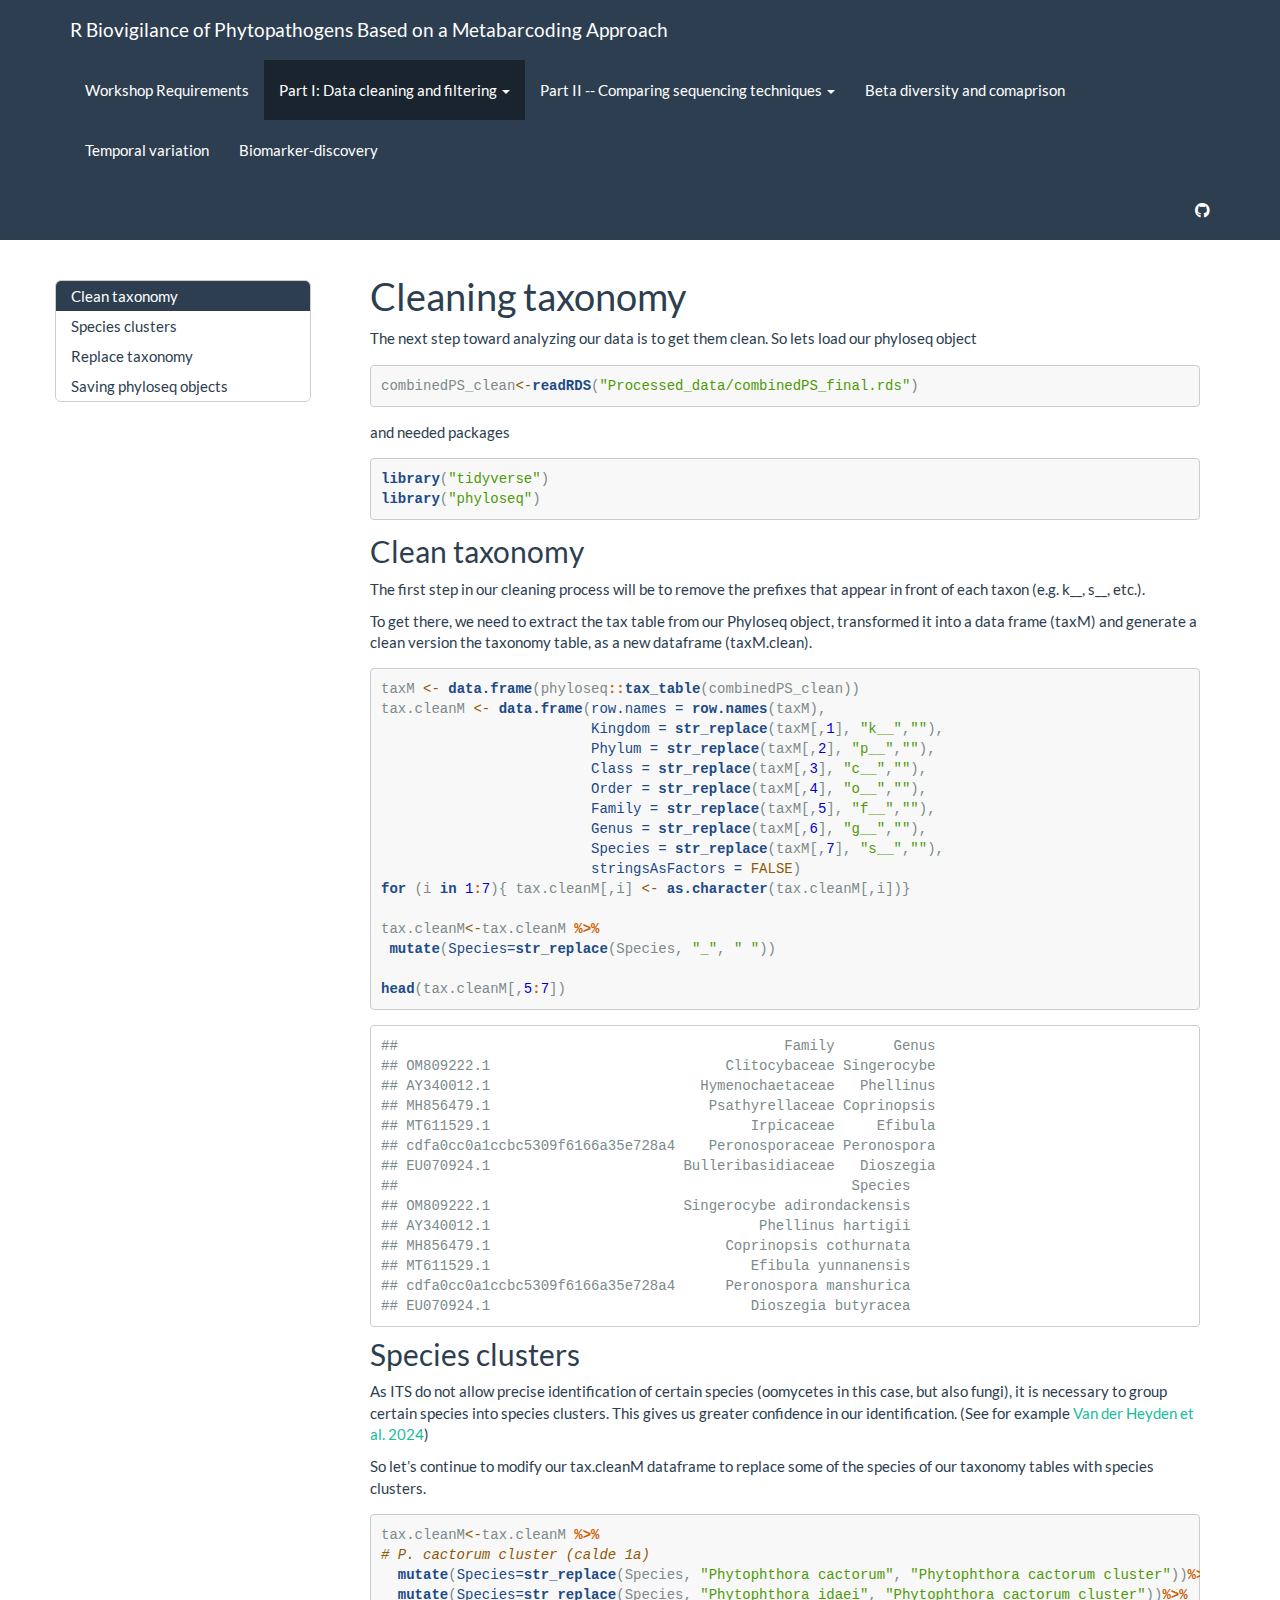
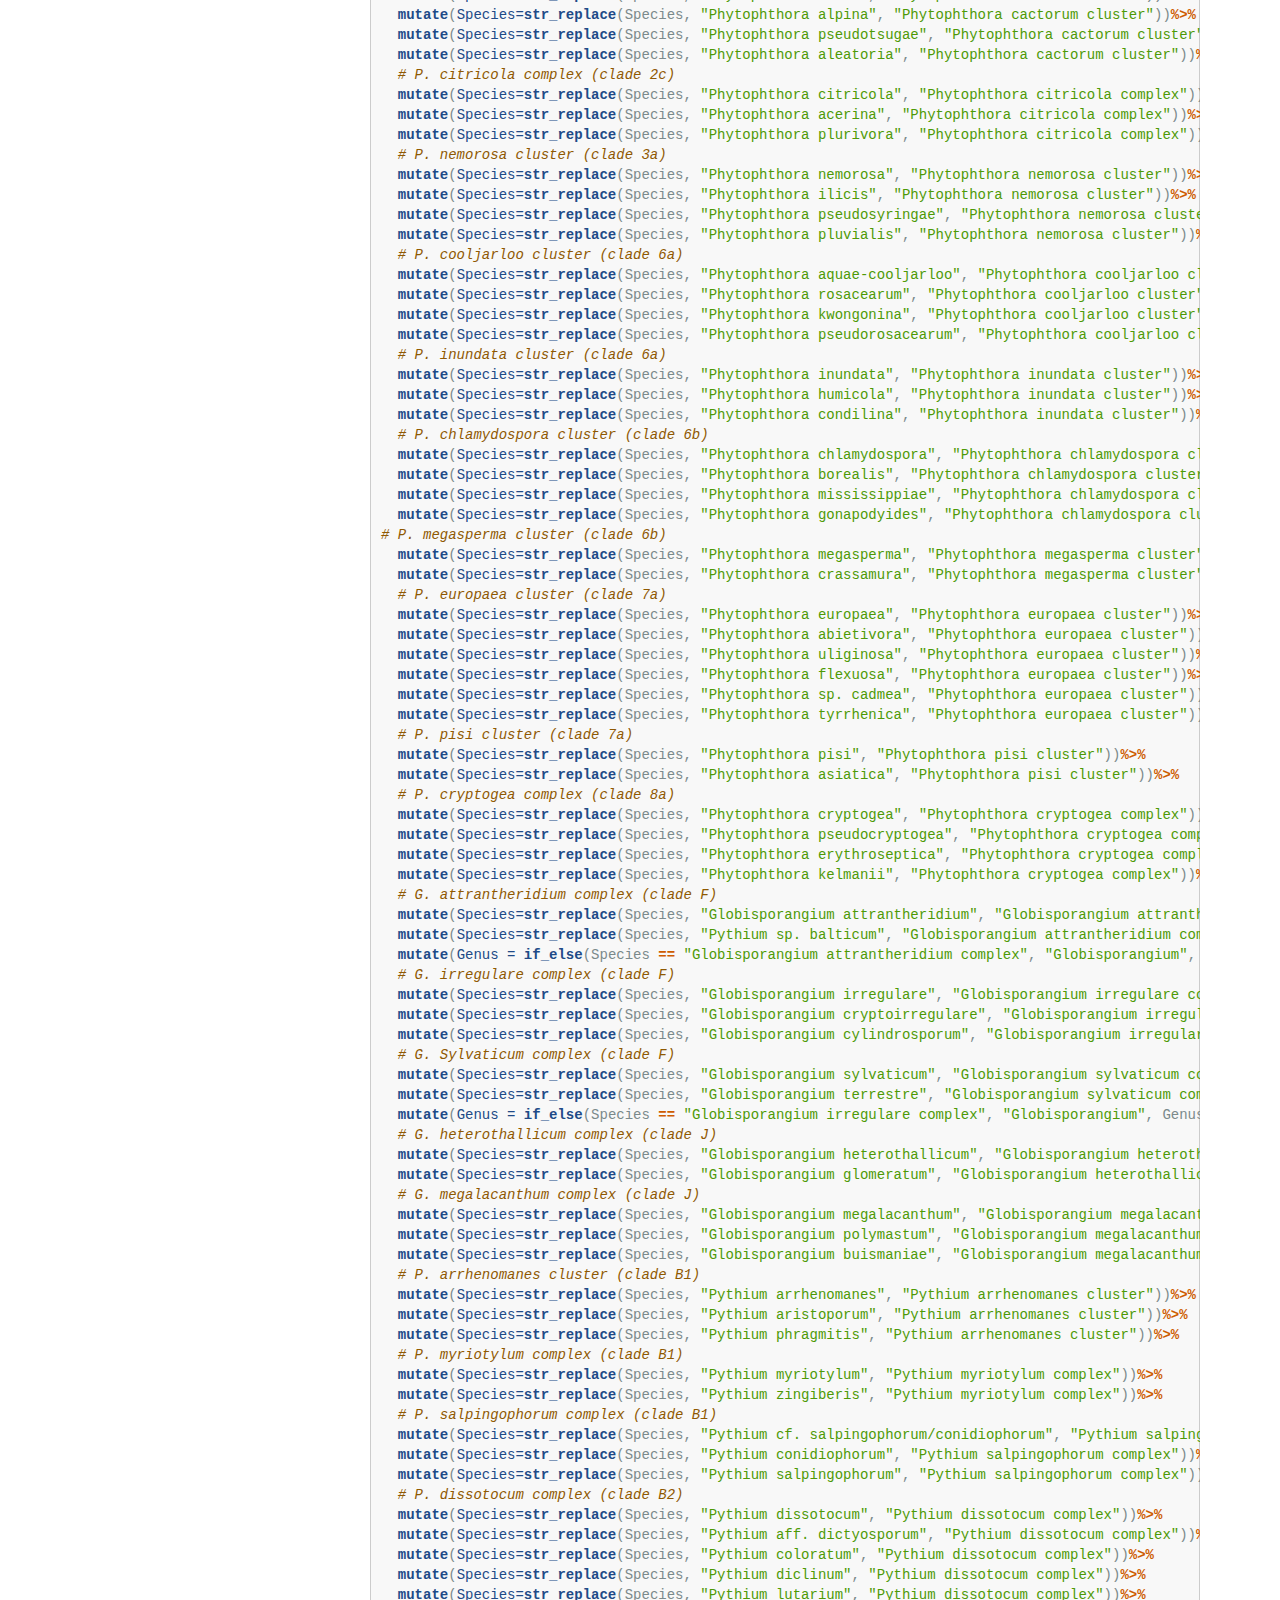
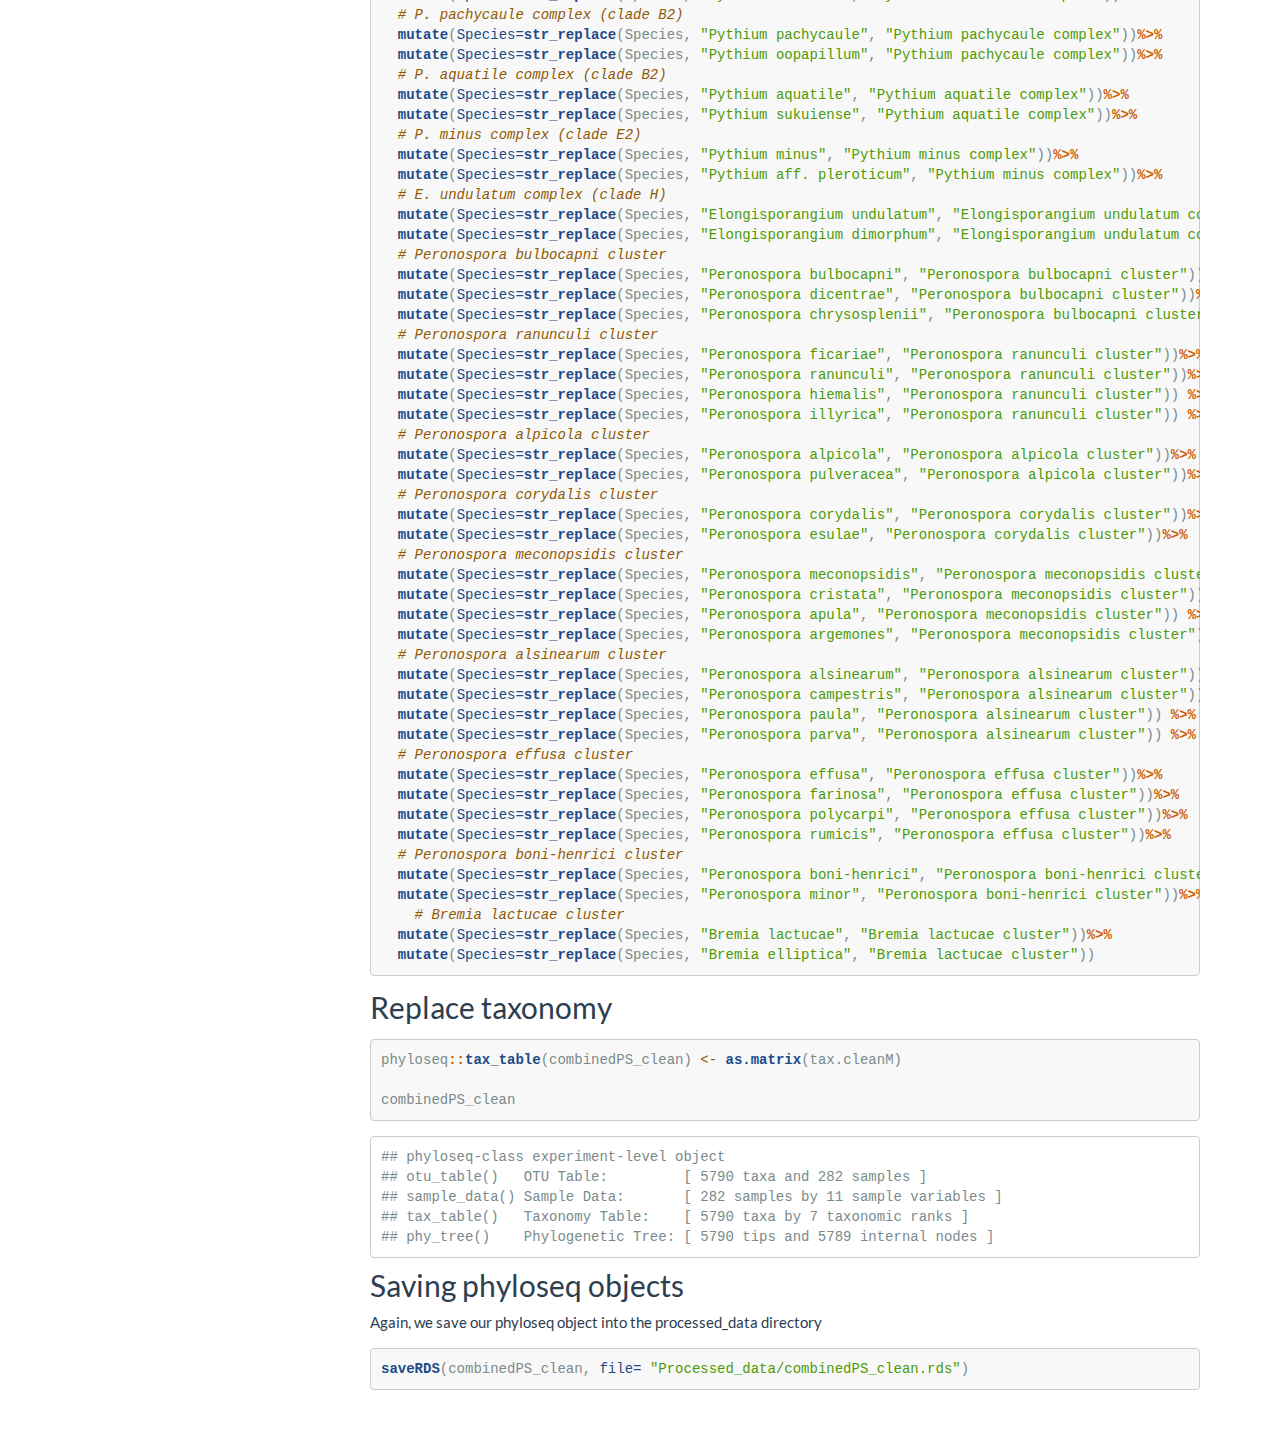
<file: 2_preprocessing.html>
<!DOCTYPE html>

<html>

<head>

<meta charset="utf-8" />
<meta name="generator" content="pandoc" />
<meta http-equiv="X-UA-Compatible" content="IE=EDGE" />




<title>Cleaning taxonomy</title>

<script src="site_libs/header-attrs-2.28/header-attrs.js"></script>
<script src="site_libs/jquery-3.6.0/jquery-3.6.0.min.js"></script>
<meta name="viewport" content="width=device-width, initial-scale=1" />
<link href="site_libs/bootstrap-3.3.5/css/flatly.min.css" rel="stylesheet" />
<script src="site_libs/bootstrap-3.3.5/js/bootstrap.min.js"></script>
<script src="site_libs/bootstrap-3.3.5/shim/html5shiv.min.js"></script>
<script src="site_libs/bootstrap-3.3.5/shim/respond.min.js"></script>
<style>h1 {font-size: 34px;}
       h1.title {font-size: 38px;}
       h2 {font-size: 30px;}
       h3 {font-size: 24px;}
       h4 {font-size: 18px;}
       h5 {font-size: 16px;}
       h6 {font-size: 12px;}
       code {color: inherit; background-color: rgba(0, 0, 0, 0.04);}
       pre:not([class]) { background-color: white }</style>
<script src="site_libs/jqueryui-1.13.2/jquery-ui.min.js"></script>
<link href="site_libs/tocify-1.9.1/jquery.tocify.css" rel="stylesheet" />
<script src="site_libs/tocify-1.9.1/jquery.tocify.js"></script>
<script src="site_libs/navigation-1.1/tabsets.js"></script>
<link href="site_libs/font-awesome-6.4.2/css/all.min.css" rel="stylesheet" />
<link href="site_libs/font-awesome-6.4.2/css/v4-shims.min.css" rel="stylesheet" />

<style type="text/css">
  code{white-space: pre-wrap;}
  span.smallcaps{font-variant: small-caps;}
  span.underline{text-decoration: underline;}
  div.column{display: inline-block; vertical-align: top; width: 50%;}
  div.hanging-indent{margin-left: 1.5em; text-indent: -1.5em;}
  ul.task-list{list-style: none;}
    </style>



<style type="text/css">
  code {
    white-space: pre;
  }
  .sourceCode {
    overflow: visible;
  }
</style>
<style type="text/css" data-origin="pandoc">
pre > code.sourceCode { white-space: pre; position: relative; }
pre > code.sourceCode > span { line-height: 1.25; }
pre > code.sourceCode > span:empty { height: 1.2em; }
.sourceCode { overflow: visible; }
code.sourceCode > span { color: inherit; text-decoration: inherit; }
div.sourceCode { margin: 1em 0; }
pre.sourceCode { margin: 0; }
@media screen {
div.sourceCode { overflow: auto; }
}
@media print {
pre > code.sourceCode { white-space: pre-wrap; }
pre > code.sourceCode > span { display: inline-block; text-indent: -5em; padding-left: 5em; }
}
pre.numberSource code
  { counter-reset: source-line 0; }
pre.numberSource code > span
  { position: relative; left: -4em; counter-increment: source-line; }
pre.numberSource code > span > a:first-child::before
  { content: counter(source-line);
    position: relative; left: -1em; text-align: right; vertical-align: baseline;
    border: none; display: inline-block;
    -webkit-touch-callout: none; -webkit-user-select: none;
    -khtml-user-select: none; -moz-user-select: none;
    -ms-user-select: none; user-select: none;
    padding: 0 4px; width: 4em;
    color: #aaaaaa;
  }
pre.numberSource { margin-left: 3em; border-left: 1px solid #aaaaaa;  padding-left: 4px; }
div.sourceCode
  {  background-color: #f8f8f8; }
@media screen {
pre > code.sourceCode > span > a:first-child::before { text-decoration: underline; }
}
code span.al { color: #ef2929; } /* Alert */
code span.an { color: #8f5902; font-weight: bold; font-style: italic; } /* Annotation */
code span.at { color: #204a87; } /* Attribute */
code span.bn { color: #0000cf; } /* BaseN */
code span.cf { color: #204a87; font-weight: bold; } /* ControlFlow */
code span.ch { color: #4e9a06; } /* Char */
code span.cn { color: #8f5902; } /* Constant */
code span.co { color: #8f5902; font-style: italic; } /* Comment */
code span.cv { color: #8f5902; font-weight: bold; font-style: italic; } /* CommentVar */
code span.do { color: #8f5902; font-weight: bold; font-style: italic; } /* Documentation */
code span.dt { color: #204a87; } /* DataType */
code span.dv { color: #0000cf; } /* DecVal */
code span.er { color: #a40000; font-weight: bold; } /* Error */
code span.ex { } /* Extension */
code span.fl { color: #0000cf; } /* Float */
code span.fu { color: #204a87; font-weight: bold; } /* Function */
code span.im { } /* Import */
code span.in { color: #8f5902; font-weight: bold; font-style: italic; } /* Information */
code span.kw { color: #204a87; font-weight: bold; } /* Keyword */
code span.op { color: #ce5c00; font-weight: bold; } /* Operator */
code span.ot { color: #8f5902; } /* Other */
code span.pp { color: #8f5902; font-style: italic; } /* Preprocessor */
code span.sc { color: #ce5c00; font-weight: bold; } /* SpecialChar */
code span.ss { color: #4e9a06; } /* SpecialString */
code span.st { color: #4e9a06; } /* String */
code span.va { color: #000000; } /* Variable */
code span.vs { color: #4e9a06; } /* VerbatimString */
code span.wa { color: #8f5902; font-weight: bold; font-style: italic; } /* Warning */

</style>
<script>
// apply pandoc div.sourceCode style to pre.sourceCode instead
(function() {
  var sheets = document.styleSheets;
  for (var i = 0; i < sheets.length; i++) {
    if (sheets[i].ownerNode.dataset["origin"] !== "pandoc") continue;
    try { var rules = sheets[i].cssRules; } catch (e) { continue; }
    var j = 0;
    while (j < rules.length) {
      var rule = rules[j];
      // check if there is a div.sourceCode rule
      if (rule.type !== rule.STYLE_RULE || rule.selectorText !== "div.sourceCode") {
        j++;
        continue;
      }
      var style = rule.style.cssText;
      // check if color or background-color is set
      if (rule.style.color === '' && rule.style.backgroundColor === '') {
        j++;
        continue;
      }
      // replace div.sourceCode by a pre.sourceCode rule
      sheets[i].deleteRule(j);
      sheets[i].insertRule('pre.sourceCode{' + style + '}', j);
    }
  }
})();
</script>







<style type = "text/css">
.main-container {
  max-width: 940px;
  margin-left: auto;
  margin-right: auto;
}
img {
  max-width:100%;
}
.tabbed-pane {
  padding-top: 12px;
}
.html-widget {
  margin-bottom: 20px;
}
button.code-folding-btn:focus {
  outline: none;
}
summary {
  display: list-item;
}
details > summary > p:only-child {
  display: inline;
}
pre code {
  padding: 0;
}
</style>


<style type="text/css">
.dropdown-submenu {
  position: relative;
}
.dropdown-submenu>.dropdown-menu {
  top: 0;
  left: 100%;
  margin-top: -6px;
  margin-left: -1px;
  border-radius: 0 6px 6px 6px;
}
.dropdown-submenu:hover>.dropdown-menu {
  display: block;
}
.dropdown-submenu>a:after {
  display: block;
  content: " ";
  float: right;
  width: 0;
  height: 0;
  border-color: transparent;
  border-style: solid;
  border-width: 5px 0 5px 5px;
  border-left-color: #cccccc;
  margin-top: 5px;
  margin-right: -10px;
}
.dropdown-submenu:hover>a:after {
  border-left-color: #adb5bd;
}
.dropdown-submenu.pull-left {
  float: none;
}
.dropdown-submenu.pull-left>.dropdown-menu {
  left: -100%;
  margin-left: 10px;
  border-radius: 6px 0 6px 6px;
}
</style>

<script type="text/javascript">
// manage active state of menu based on current page
$(document).ready(function () {
  // active menu anchor
  href = window.location.pathname
  href = href.substr(href.lastIndexOf('/') + 1)
  if (href === "")
    href = "index.html";
  var menuAnchor = $('a[href="' + href + '"]');

  // mark the anchor link active (and if it's in a dropdown, also mark that active)
  var dropdown = menuAnchor.closest('li.dropdown');
  if (window.bootstrap) { // Bootstrap 4+
    menuAnchor.addClass('active');
    dropdown.find('> .dropdown-toggle').addClass('active');
  } else { // Bootstrap 3
    menuAnchor.parent().addClass('active');
    dropdown.addClass('active');
  }

  // Navbar adjustments
  var navHeight = $(".navbar").first().height() + 15;
  var style = document.createElement('style');
  var pt = "padding-top: " + navHeight + "px; ";
  var mt = "margin-top: -" + navHeight + "px; ";
  var css = "";
  // offset scroll position for anchor links (for fixed navbar)
  for (var i = 1; i <= 6; i++) {
    css += ".section h" + i + "{ " + pt + mt + "}\n";
  }
  style.innerHTML = "body {" + pt + "padding-bottom: 40px; }\n" + css;
  document.head.appendChild(style);
});
</script>

<!-- tabsets -->

<style type="text/css">
.tabset-dropdown > .nav-tabs {
  display: inline-table;
  max-height: 500px;
  min-height: 44px;
  overflow-y: auto;
  border: 1px solid #ddd;
  border-radius: 4px;
}

.tabset-dropdown > .nav-tabs > li.active:before, .tabset-dropdown > .nav-tabs.nav-tabs-open:before {
  content: "\e259";
  font-family: 'Glyphicons Halflings';
  display: inline-block;
  padding: 10px;
  border-right: 1px solid #ddd;
}

.tabset-dropdown > .nav-tabs.nav-tabs-open > li.active:before {
  content: "\e258";
  font-family: 'Glyphicons Halflings';
  border: none;
}

.tabset-dropdown > .nav-tabs > li.active {
  display: block;
}

.tabset-dropdown > .nav-tabs > li > a,
.tabset-dropdown > .nav-tabs > li > a:focus,
.tabset-dropdown > .nav-tabs > li > a:hover {
  border: none;
  display: inline-block;
  border-radius: 4px;
  background-color: transparent;
}

.tabset-dropdown > .nav-tabs.nav-tabs-open > li {
  display: block;
  float: none;
}

.tabset-dropdown > .nav-tabs > li {
  display: none;
}
</style>

<!-- code folding -->



<style type="text/css">

#TOC {
  margin: 25px 0px 20px 0px;
}
@media (max-width: 768px) {
#TOC {
  position: relative;
  width: 100%;
}
}

@media print {
.toc-content {
  /* see https://github.com/w3c/csswg-drafts/issues/4434 */
  float: right;
}
}

.toc-content {
  padding-left: 30px;
  padding-right: 40px;
}

div.main-container {
  max-width: 1200px;
}

div.tocify {
  width: 20%;
  max-width: 260px;
  max-height: 85%;
}

@media (min-width: 768px) and (max-width: 991px) {
  div.tocify {
    width: 25%;
  }
}

@media (max-width: 767px) {
  div.tocify {
    width: 100%;
    max-width: none;
  }
}

.tocify ul, .tocify li {
  line-height: 20px;
}

.tocify-subheader .tocify-item {
  font-size: 0.90em;
}

.tocify .list-group-item {
  border-radius: 0px;
}


</style>



</head>

<body>


<div class="container-fluid main-container">


<!-- setup 3col/9col grid for toc_float and main content  -->
<div class="row">
<div class="col-xs-12 col-sm-4 col-md-3">
<div id="TOC" class="tocify">
</div>
</div>

<div class="toc-content col-xs-12 col-sm-8 col-md-9">




<div class="navbar navbar-default  navbar-fixed-top" role="navigation">
  <div class="container">
    <div class="navbar-header">
      <button type="button" class="navbar-toggle collapsed" data-toggle="collapse" data-bs-toggle="collapse" data-target="#navbar" data-bs-target="#navbar">
        <span class="icon-bar"></span>
        <span class="icon-bar"></span>
        <span class="icon-bar"></span>
      </button>
      <a class="navbar-brand" href="index.html">R Biovigilance of Phytopathogens Based on a Metabarcoding Approach</a>
    </div>
    <div id="navbar" class="navbar-collapse collapse">
      <ul class="nav navbar-nav">
        <li>
  <a href="setup_requirements.html">Workshop Requirements</a>
</li>
<li class="dropdown">
  <a href="#" class="dropdown-toggle" data-toggle="dropdown" role="button" data-bs-toggle="dropdown" aria-expanded="false">
    Part I: Data cleaning and filtering
     
    <span class="caret"></span>
  </a>
  <ul class="dropdown-menu" role="menu">
    <li>
      <a href="1_import_data.html">Importing data into R</a>
    </li>
    <li>
      <a href="2_preprocessing.html">Data cleaning</a>
    </li>
    <li>
      <a href="3_summaries.html">Data filtering</a>
    </li>
  </ul>
</li>
<li class="dropdown">
  <a href="#" class="dropdown-toggle" data-toggle="dropdown" role="button" data-bs-toggle="dropdown" aria-expanded="false">
    Part II -- Comparing sequencing techniques
     
    <span class="caret"></span>
  </a>
  <ul class="dropdown-menu" role="menu">
    <li>
      <a href="4_stacked_barchart.html">stacked bar charts</a>
    </li>
    <li>
      <a href="5_comparison.html">Comparisons</a>
    </li>
  </ul>
</li>
<li>
  <a href="6_Heat_map.html">Beta diversity and comaprison</a>
</li>
<li>
  <a href="7_Time_series.html">Temporal variation</a>
</li>
<li>
  <a href="8_biomarker-discovery.html">Biomarker-discovery</a>
</li>
      </ul>
      <ul class="nav navbar-nav navbar-right">
        <li>
  <a href="https://github.com/hvanderheyden/Plant_Canada_2024_workshop.github.io">
    <span class="fa fa-github"></span>
     
  </a>
</li>
      </ul>
    </div><!--/.nav-collapse -->
  </div><!--/.container -->
</div><!--/.navbar -->

<div id="header">



<h1 class="title toc-ignore">Cleaning taxonomy</h1>

</div>


<p>The next step toward analyzing our data is to get them clean. So lets
load our phyloseq object</p>
<div class="sourceCode" id="cb1"><pre class="sourceCode r"><code class="sourceCode r"><span id="cb1-1"><a href="#cb1-1" tabindex="-1"></a>combinedPS_clean<span class="ot">&lt;-</span><span class="fu">readRDS</span>(<span class="st">&quot;Processed_data/combinedPS_final.rds&quot;</span>)</span></code></pre></div>
<p>and needed packages</p>
<div class="sourceCode" id="cb2"><pre class="sourceCode r"><code class="sourceCode r"><span id="cb2-1"><a href="#cb2-1" tabindex="-1"></a><span class="fu">library</span>(<span class="st">&quot;tidyverse&quot;</span>)</span>
<span id="cb2-2"><a href="#cb2-2" tabindex="-1"></a><span class="fu">library</span>(<span class="st">&quot;phyloseq&quot;</span>)</span></code></pre></div>
<div id="clean-taxonomy" class="section level2">
<h2>Clean taxonomy</h2>
<p>The first step in our cleaning process will be to remove the prefixes
that appear in front of each taxon (e.g. k__, s__, etc.).</p>
<p>To get there, we need to extract the tax table from our Phyloseq
object, transformed it into a data frame (taxM) and generate a clean
version the taxonomy table, as a new dataframe (taxM.clean).</p>
<div class="sourceCode" id="cb3"><pre class="sourceCode r"><code class="sourceCode r"><span id="cb3-1"><a href="#cb3-1" tabindex="-1"></a>taxM <span class="ot">&lt;-</span> <span class="fu">data.frame</span>(phyloseq<span class="sc">::</span><span class="fu">tax_table</span>(combinedPS_clean))</span>
<span id="cb3-2"><a href="#cb3-2" tabindex="-1"></a>tax.cleanM <span class="ot">&lt;-</span> <span class="fu">data.frame</span>(<span class="at">row.names =</span> <span class="fu">row.names</span>(taxM),</span>
<span id="cb3-3"><a href="#cb3-3" tabindex="-1"></a>                         <span class="at">Kingdom =</span> <span class="fu">str_replace</span>(taxM[,<span class="dv">1</span>], <span class="st">&quot;k__&quot;</span>,<span class="st">&quot;&quot;</span>),</span>
<span id="cb3-4"><a href="#cb3-4" tabindex="-1"></a>                         <span class="at">Phylum =</span> <span class="fu">str_replace</span>(taxM[,<span class="dv">2</span>], <span class="st">&quot;p__&quot;</span>,<span class="st">&quot;&quot;</span>),</span>
<span id="cb3-5"><a href="#cb3-5" tabindex="-1"></a>                         <span class="at">Class =</span> <span class="fu">str_replace</span>(taxM[,<span class="dv">3</span>], <span class="st">&quot;c__&quot;</span>,<span class="st">&quot;&quot;</span>),</span>
<span id="cb3-6"><a href="#cb3-6" tabindex="-1"></a>                         <span class="at">Order =</span> <span class="fu">str_replace</span>(taxM[,<span class="dv">4</span>], <span class="st">&quot;o__&quot;</span>,<span class="st">&quot;&quot;</span>),</span>
<span id="cb3-7"><a href="#cb3-7" tabindex="-1"></a>                         <span class="at">Family =</span> <span class="fu">str_replace</span>(taxM[,<span class="dv">5</span>], <span class="st">&quot;f__&quot;</span>,<span class="st">&quot;&quot;</span>),</span>
<span id="cb3-8"><a href="#cb3-8" tabindex="-1"></a>                         <span class="at">Genus =</span> <span class="fu">str_replace</span>(taxM[,<span class="dv">6</span>], <span class="st">&quot;g__&quot;</span>,<span class="st">&quot;&quot;</span>),</span>
<span id="cb3-9"><a href="#cb3-9" tabindex="-1"></a>                         <span class="at">Species =</span> <span class="fu">str_replace</span>(taxM[,<span class="dv">7</span>], <span class="st">&quot;s__&quot;</span>,<span class="st">&quot;&quot;</span>),</span>
<span id="cb3-10"><a href="#cb3-10" tabindex="-1"></a>                         <span class="at">stringsAsFactors =</span> <span class="cn">FALSE</span>)</span>
<span id="cb3-11"><a href="#cb3-11" tabindex="-1"></a><span class="cf">for</span> (i <span class="cf">in</span> <span class="dv">1</span><span class="sc">:</span><span class="dv">7</span>){ tax.cleanM[,i] <span class="ot">&lt;-</span> <span class="fu">as.character</span>(tax.cleanM[,i])}</span>
<span id="cb3-12"><a href="#cb3-12" tabindex="-1"></a></span>
<span id="cb3-13"><a href="#cb3-13" tabindex="-1"></a>tax.cleanM<span class="ot">&lt;-</span>tax.cleanM <span class="sc">%&gt;%</span></span>
<span id="cb3-14"><a href="#cb3-14" tabindex="-1"></a> <span class="fu">mutate</span>(<span class="at">Species=</span><span class="fu">str_replace</span>(Species, <span class="st">&quot;_&quot;</span>, <span class="st">&quot; &quot;</span>))</span>
<span id="cb3-15"><a href="#cb3-15" tabindex="-1"></a></span>
<span id="cb3-16"><a href="#cb3-16" tabindex="-1"></a><span class="fu">head</span>(tax.cleanM[,<span class="dv">5</span><span class="sc">:</span><span class="dv">7</span>])</span></code></pre></div>
<pre><code>##                                              Family       Genus
## OM809222.1                            Clitocybaceae Singerocybe
## AY340012.1                         Hymenochaetaceae   Phellinus
## MH856479.1                          Psathyrellaceae Coprinopsis
## MT611529.1                               Irpicaceae     Efibula
## cdfa0cc0a1ccbc5309f6166a35e728a4    Peronosporaceae Peronospora
## EU070924.1                       Bulleribasidiaceae   Dioszegia
##                                                      Species
## OM809222.1                       Singerocybe adirondackensis
## AY340012.1                                Phellinus hartigii
## MH856479.1                            Coprinopsis cothurnata
## MT611529.1                               Efibula yunnanensis
## cdfa0cc0a1ccbc5309f6166a35e728a4      Peronospora manshurica
## EU070924.1                               Dioszegia butyracea</code></pre>
</div>
<div id="species-clusters" class="section level2">
<h2>Species clusters</h2>
<p>As ITS do not allow precise identification of certain species
(oomycetes in this case, but also fungi), it is necessary to group
certain species into species clusters. This gives us greater confidence
in our identification. (See for example <a
href="https://onlinelibrary.wiley.com/doi/10.1002/edn3.529">Van der
Heyden et al. 2024</a>)</p>
<p>So let’s continue to modify our tax.cleanM dataframe to replace some
of the species of our taxonomy tables with species clusters.</p>
<div class="sourceCode" id="cb5"><pre class="sourceCode r"><code class="sourceCode r"><span id="cb5-1"><a href="#cb5-1" tabindex="-1"></a>tax.cleanM<span class="ot">&lt;-</span>tax.cleanM <span class="sc">%&gt;%</span></span>
<span id="cb5-2"><a href="#cb5-2" tabindex="-1"></a><span class="co"># P. cactorum cluster (calde 1a) </span></span>
<span id="cb5-3"><a href="#cb5-3" tabindex="-1"></a>  <span class="fu">mutate</span>(<span class="at">Species=</span><span class="fu">str_replace</span>(Species, <span class="st">&quot;Phytophthora cactorum&quot;</span>, <span class="st">&quot;Phytophthora cactorum cluster&quot;</span>))<span class="sc">%&gt;%</span></span>
<span id="cb5-4"><a href="#cb5-4" tabindex="-1"></a>  <span class="fu">mutate</span>(<span class="at">Species=</span><span class="fu">str_replace</span>(Species, <span class="st">&quot;Phytophthora idaei&quot;</span>, <span class="st">&quot;Phytophthora cactorum cluster&quot;</span>))<span class="sc">%&gt;%</span></span>
<span id="cb5-5"><a href="#cb5-5" tabindex="-1"></a>  <span class="fu">mutate</span>(<span class="at">Species=</span><span class="fu">str_replace</span>(Species, <span class="st">&quot;Phytophthora alpina&quot;</span>, <span class="st">&quot;Phytophthora cactorum cluster&quot;</span>))<span class="sc">%&gt;%</span></span>
<span id="cb5-6"><a href="#cb5-6" tabindex="-1"></a>  <span class="fu">mutate</span>(<span class="at">Species=</span><span class="fu">str_replace</span>(Species, <span class="st">&quot;Phytophthora pseudotsugae&quot;</span>, <span class="st">&quot;Phytophthora cactorum cluster&quot;</span>))<span class="sc">%&gt;%</span></span>
<span id="cb5-7"><a href="#cb5-7" tabindex="-1"></a>  <span class="fu">mutate</span>(<span class="at">Species=</span><span class="fu">str_replace</span>(Species, <span class="st">&quot;Phytophthora aleatoria&quot;</span>, <span class="st">&quot;Phytophthora cactorum cluster&quot;</span>))<span class="sc">%&gt;%</span> </span>
<span id="cb5-8"><a href="#cb5-8" tabindex="-1"></a>  <span class="co"># P. citricola complex (clade 2c)</span></span>
<span id="cb5-9"><a href="#cb5-9" tabindex="-1"></a>  <span class="fu">mutate</span>(<span class="at">Species=</span><span class="fu">str_replace</span>(Species, <span class="st">&quot;Phytophthora citricola&quot;</span>, <span class="st">&quot;Phytophthora citricola complex&quot;</span>))<span class="sc">%&gt;%</span></span>
<span id="cb5-10"><a href="#cb5-10" tabindex="-1"></a>  <span class="fu">mutate</span>(<span class="at">Species=</span><span class="fu">str_replace</span>(Species, <span class="st">&quot;Phytophthora acerina&quot;</span>, <span class="st">&quot;Phytophthora citricola complex&quot;</span>))<span class="sc">%&gt;%</span></span>
<span id="cb5-11"><a href="#cb5-11" tabindex="-1"></a>  <span class="fu">mutate</span>(<span class="at">Species=</span><span class="fu">str_replace</span>(Species, <span class="st">&quot;Phytophthora plurivora&quot;</span>, <span class="st">&quot;Phytophthora citricola complex&quot;</span>))<span class="sc">%&gt;%</span> </span>
<span id="cb5-12"><a href="#cb5-12" tabindex="-1"></a>  <span class="co"># P. nemorosa cluster (clade 3a)</span></span>
<span id="cb5-13"><a href="#cb5-13" tabindex="-1"></a>  <span class="fu">mutate</span>(<span class="at">Species=</span><span class="fu">str_replace</span>(Species, <span class="st">&quot;Phytophthora nemorosa&quot;</span>, <span class="st">&quot;Phytophthora nemorosa cluster&quot;</span>))<span class="sc">%&gt;%</span></span>
<span id="cb5-14"><a href="#cb5-14" tabindex="-1"></a>  <span class="fu">mutate</span>(<span class="at">Species=</span><span class="fu">str_replace</span>(Species, <span class="st">&quot;Phytophthora ilicis&quot;</span>, <span class="st">&quot;Phytophthora nemorosa cluster&quot;</span>))<span class="sc">%&gt;%</span></span>
<span id="cb5-15"><a href="#cb5-15" tabindex="-1"></a>  <span class="fu">mutate</span>(<span class="at">Species=</span><span class="fu">str_replace</span>(Species, <span class="st">&quot;Phytophthora pseudosyringae&quot;</span>, <span class="st">&quot;Phytophthora nemorosa cluster&quot;</span>))<span class="sc">%&gt;%</span></span>
<span id="cb5-16"><a href="#cb5-16" tabindex="-1"></a>  <span class="fu">mutate</span>(<span class="at">Species=</span><span class="fu">str_replace</span>(Species, <span class="st">&quot;Phytophthora pluvialis&quot;</span>, <span class="st">&quot;Phytophthora nemorosa cluster&quot;</span>))<span class="sc">%&gt;%</span> </span>
<span id="cb5-17"><a href="#cb5-17" tabindex="-1"></a>  <span class="co"># P. cooljarloo cluster (clade 6a)</span></span>
<span id="cb5-18"><a href="#cb5-18" tabindex="-1"></a>  <span class="fu">mutate</span>(<span class="at">Species=</span><span class="fu">str_replace</span>(Species, <span class="st">&quot;Phytophthora aquae-cooljarloo&quot;</span>, <span class="st">&quot;Phytophthora cooljarloo cluster&quot;</span>))<span class="sc">%&gt;%</span></span>
<span id="cb5-19"><a href="#cb5-19" tabindex="-1"></a>  <span class="fu">mutate</span>(<span class="at">Species=</span><span class="fu">str_replace</span>(Species, <span class="st">&quot;Phytophthora rosacearum&quot;</span>, <span class="st">&quot;Phytophthora cooljarloo cluster&quot;</span>))<span class="sc">%&gt;%</span></span>
<span id="cb5-20"><a href="#cb5-20" tabindex="-1"></a>  <span class="fu">mutate</span>(<span class="at">Species=</span><span class="fu">str_replace</span>(Species, <span class="st">&quot;Phytophthora kwongonina&quot;</span>, <span class="st">&quot;Phytophthora cooljarloo cluster&quot;</span>))<span class="sc">%&gt;%</span></span>
<span id="cb5-21"><a href="#cb5-21" tabindex="-1"></a>  <span class="fu">mutate</span>(<span class="at">Species=</span><span class="fu">str_replace</span>(Species, <span class="st">&quot;Phytophthora pseudorosacearum&quot;</span>, <span class="st">&quot;Phytophthora cooljarloo cluster&quot;</span>))<span class="sc">%&gt;%</span> </span>
<span id="cb5-22"><a href="#cb5-22" tabindex="-1"></a>  <span class="co"># P. inundata cluster (clade 6a)</span></span>
<span id="cb5-23"><a href="#cb5-23" tabindex="-1"></a>  <span class="fu">mutate</span>(<span class="at">Species=</span><span class="fu">str_replace</span>(Species, <span class="st">&quot;Phytophthora inundata&quot;</span>, <span class="st">&quot;Phytophthora inundata cluster&quot;</span>))<span class="sc">%&gt;%</span></span>
<span id="cb5-24"><a href="#cb5-24" tabindex="-1"></a>  <span class="fu">mutate</span>(<span class="at">Species=</span><span class="fu">str_replace</span>(Species, <span class="st">&quot;Phytophthora humicola&quot;</span>, <span class="st">&quot;Phytophthora inundata cluster&quot;</span>))<span class="sc">%&gt;%</span></span>
<span id="cb5-25"><a href="#cb5-25" tabindex="-1"></a>  <span class="fu">mutate</span>(<span class="at">Species=</span><span class="fu">str_replace</span>(Species, <span class="st">&quot;Phytophthora condilina&quot;</span>, <span class="st">&quot;Phytophthora inundata cluster&quot;</span>))<span class="sc">%&gt;%</span> </span>
<span id="cb5-26"><a href="#cb5-26" tabindex="-1"></a>  <span class="co"># P. chlamydospora cluster (clade 6b)</span></span>
<span id="cb5-27"><a href="#cb5-27" tabindex="-1"></a>  <span class="fu">mutate</span>(<span class="at">Species=</span><span class="fu">str_replace</span>(Species, <span class="st">&quot;Phytophthora chlamydospora&quot;</span>, <span class="st">&quot;Phytophthora chlamydospora cluster&quot;</span>))<span class="sc">%&gt;%</span></span>
<span id="cb5-28"><a href="#cb5-28" tabindex="-1"></a>  <span class="fu">mutate</span>(<span class="at">Species=</span><span class="fu">str_replace</span>(Species, <span class="st">&quot;Phytophthora borealis&quot;</span>, <span class="st">&quot;Phytophthora chlamydospora cluster&quot;</span>))<span class="sc">%&gt;%</span></span>
<span id="cb5-29"><a href="#cb5-29" tabindex="-1"></a>  <span class="fu">mutate</span>(<span class="at">Species=</span><span class="fu">str_replace</span>(Species, <span class="st">&quot;Phytophthora mississippiae&quot;</span>, <span class="st">&quot;Phytophthora chlamydospora cluster&quot;</span>))<span class="sc">%&gt;%</span></span>
<span id="cb5-30"><a href="#cb5-30" tabindex="-1"></a>  <span class="fu">mutate</span>(<span class="at">Species=</span><span class="fu">str_replace</span>(Species, <span class="st">&quot;Phytophthora gonapodyides&quot;</span>, <span class="st">&quot;Phytophthora chlamydospora cluster&quot;</span>))<span class="sc">%&gt;%</span></span>
<span id="cb5-31"><a href="#cb5-31" tabindex="-1"></a><span class="co"># P. megasperma cluster (clade 6b)</span></span>
<span id="cb5-32"><a href="#cb5-32" tabindex="-1"></a>  <span class="fu">mutate</span>(<span class="at">Species=</span><span class="fu">str_replace</span>(Species, <span class="st">&quot;Phytophthora megasperma&quot;</span>, <span class="st">&quot;Phytophthora megasperma cluster&quot;</span>))<span class="sc">%&gt;%</span></span>
<span id="cb5-33"><a href="#cb5-33" tabindex="-1"></a>  <span class="fu">mutate</span>(<span class="at">Species=</span><span class="fu">str_replace</span>(Species, <span class="st">&quot;Phytophthora crassamura&quot;</span>, <span class="st">&quot;Phytophthora megasperma cluster&quot;</span>))<span class="sc">%&gt;%</span></span>
<span id="cb5-34"><a href="#cb5-34" tabindex="-1"></a>  <span class="co"># P. europaea cluster (clade 7a)</span></span>
<span id="cb5-35"><a href="#cb5-35" tabindex="-1"></a>  <span class="fu">mutate</span>(<span class="at">Species=</span><span class="fu">str_replace</span>(Species, <span class="st">&quot;Phytophthora europaea&quot;</span>, <span class="st">&quot;Phytophthora europaea cluster&quot;</span>))<span class="sc">%&gt;%</span></span>
<span id="cb5-36"><a href="#cb5-36" tabindex="-1"></a>  <span class="fu">mutate</span>(<span class="at">Species=</span><span class="fu">str_replace</span>(Species, <span class="st">&quot;Phytophthora abietivora&quot;</span>, <span class="st">&quot;Phytophthora europaea cluster&quot;</span>))<span class="sc">%&gt;%</span></span>
<span id="cb5-37"><a href="#cb5-37" tabindex="-1"></a>  <span class="fu">mutate</span>(<span class="at">Species=</span><span class="fu">str_replace</span>(Species, <span class="st">&quot;Phytophthora uliginosa&quot;</span>, <span class="st">&quot;Phytophthora europaea cluster&quot;</span>))<span class="sc">%&gt;%</span></span>
<span id="cb5-38"><a href="#cb5-38" tabindex="-1"></a>  <span class="fu">mutate</span>(<span class="at">Species=</span><span class="fu">str_replace</span>(Species, <span class="st">&quot;Phytophthora flexuosa&quot;</span>, <span class="st">&quot;Phytophthora europaea cluster&quot;</span>))<span class="sc">%&gt;%</span></span>
<span id="cb5-39"><a href="#cb5-39" tabindex="-1"></a>  <span class="fu">mutate</span>(<span class="at">Species=</span><span class="fu">str_replace</span>(Species, <span class="st">&quot;Phytophthora sp. cadmea&quot;</span>, <span class="st">&quot;Phytophthora europaea cluster&quot;</span>))<span class="sc">%&gt;%</span></span>
<span id="cb5-40"><a href="#cb5-40" tabindex="-1"></a>  <span class="fu">mutate</span>(<span class="at">Species=</span><span class="fu">str_replace</span>(Species, <span class="st">&quot;Phytophthora tyrrhenica&quot;</span>, <span class="st">&quot;Phytophthora europaea cluster&quot;</span>))<span class="sc">%&gt;%</span></span>
<span id="cb5-41"><a href="#cb5-41" tabindex="-1"></a>  <span class="co"># P. pisi cluster (clade 7a)</span></span>
<span id="cb5-42"><a href="#cb5-42" tabindex="-1"></a>  <span class="fu">mutate</span>(<span class="at">Species=</span><span class="fu">str_replace</span>(Species, <span class="st">&quot;Phytophthora pisi&quot;</span>, <span class="st">&quot;Phytophthora pisi cluster&quot;</span>))<span class="sc">%&gt;%</span></span>
<span id="cb5-43"><a href="#cb5-43" tabindex="-1"></a>  <span class="fu">mutate</span>(<span class="at">Species=</span><span class="fu">str_replace</span>(Species, <span class="st">&quot;Phytophthora asiatica&quot;</span>, <span class="st">&quot;Phytophthora pisi cluster&quot;</span>))<span class="sc">%&gt;%</span></span>
<span id="cb5-44"><a href="#cb5-44" tabindex="-1"></a>  <span class="co"># P. cryptogea complex (clade 8a)</span></span>
<span id="cb5-45"><a href="#cb5-45" tabindex="-1"></a>  <span class="fu">mutate</span>(<span class="at">Species=</span><span class="fu">str_replace</span>(Species, <span class="st">&quot;Phytophthora cryptogea&quot;</span>, <span class="st">&quot;Phytophthora cryptogea complex&quot;</span>))<span class="sc">%&gt;%</span></span>
<span id="cb5-46"><a href="#cb5-46" tabindex="-1"></a>  <span class="fu">mutate</span>(<span class="at">Species=</span><span class="fu">str_replace</span>(Species, <span class="st">&quot;Phytophthora pseudocryptogea&quot;</span>, <span class="st">&quot;Phytophthora cryptogea complex&quot;</span>))<span class="sc">%&gt;%</span></span>
<span id="cb5-47"><a href="#cb5-47" tabindex="-1"></a>  <span class="fu">mutate</span>(<span class="at">Species=</span><span class="fu">str_replace</span>(Species, <span class="st">&quot;Phytophthora erythroseptica&quot;</span>, <span class="st">&quot;Phytophthora cryptogea complex&quot;</span>))<span class="sc">%&gt;%</span></span>
<span id="cb5-48"><a href="#cb5-48" tabindex="-1"></a>  <span class="fu">mutate</span>(<span class="at">Species=</span><span class="fu">str_replace</span>(Species, <span class="st">&quot;Phytophthora kelmanii&quot;</span>, <span class="st">&quot;Phytophthora cryptogea complex&quot;</span>))<span class="sc">%&gt;%</span></span>
<span id="cb5-49"><a href="#cb5-49" tabindex="-1"></a>  <span class="co"># G. attrantheridium complex (clade F)</span></span>
<span id="cb5-50"><a href="#cb5-50" tabindex="-1"></a>  <span class="fu">mutate</span>(<span class="at">Species=</span><span class="fu">str_replace</span>(Species, <span class="st">&quot;Globisporangium attrantheridium&quot;</span>, <span class="st">&quot;Globisporangium attrantheridium complex&quot;</span>))<span class="sc">%&gt;%</span></span>
<span id="cb5-51"><a href="#cb5-51" tabindex="-1"></a>  <span class="fu">mutate</span>(<span class="at">Species=</span><span class="fu">str_replace</span>(Species, <span class="st">&quot;Pythium sp. balticum&quot;</span>, <span class="st">&quot;Globisporangium attrantheridium complex&quot;</span>))<span class="sc">%&gt;%</span></span>
<span id="cb5-52"><a href="#cb5-52" tabindex="-1"></a>  <span class="fu">mutate</span>(<span class="at">Genus =</span> <span class="fu">if_else</span>(Species <span class="sc">==</span> <span class="st">&quot;Globisporangium attrantheridium complex&quot;</span>, <span class="st">&quot;Globisporangium&quot;</span>, Genus))<span class="sc">%&gt;%</span></span>
<span id="cb5-53"><a href="#cb5-53" tabindex="-1"></a>  <span class="co"># G. irregulare complex (clade F)</span></span>
<span id="cb5-54"><a href="#cb5-54" tabindex="-1"></a>  <span class="fu">mutate</span>(<span class="at">Species=</span><span class="fu">str_replace</span>(Species, <span class="st">&quot;Globisporangium irregulare&quot;</span>, <span class="st">&quot;Globisporangium irregulare complex&quot;</span>))<span class="sc">%&gt;%</span></span>
<span id="cb5-55"><a href="#cb5-55" tabindex="-1"></a>  <span class="fu">mutate</span>(<span class="at">Species=</span><span class="fu">str_replace</span>(Species, <span class="st">&quot;Globisporangium cryptoirregulare&quot;</span>, <span class="st">&quot;Globisporangium irregulare complex&quot;</span>))<span class="sc">%&gt;%</span></span>
<span id="cb5-56"><a href="#cb5-56" tabindex="-1"></a>  <span class="fu">mutate</span>(<span class="at">Species=</span><span class="fu">str_replace</span>(Species, <span class="st">&quot;Globisporangium cylindrosporum&quot;</span>, <span class="st">&quot;Globisporangium irregulare complex&quot;</span>))<span class="sc">%&gt;%</span></span>
<span id="cb5-57"><a href="#cb5-57" tabindex="-1"></a>  <span class="co"># G. Sylvaticum complex (clade F)</span></span>
<span id="cb5-58"><a href="#cb5-58" tabindex="-1"></a>  <span class="fu">mutate</span>(<span class="at">Species=</span><span class="fu">str_replace</span>(Species, <span class="st">&quot;Globisporangium sylvaticum&quot;</span>, <span class="st">&quot;Globisporangium sylvaticum complex&quot;</span>))<span class="sc">%&gt;%</span></span>
<span id="cb5-59"><a href="#cb5-59" tabindex="-1"></a>  <span class="fu">mutate</span>(<span class="at">Species=</span><span class="fu">str_replace</span>(Species, <span class="st">&quot;Globisporangium terrestre&quot;</span>, <span class="st">&quot;Globisporangium sylvaticum complex&quot;</span>))<span class="sc">%&gt;%</span></span>
<span id="cb5-60"><a href="#cb5-60" tabindex="-1"></a>  <span class="fu">mutate</span>(<span class="at">Genus =</span> <span class="fu">if_else</span>(Species <span class="sc">==</span> <span class="st">&quot;Globisporangium irregulare complex&quot;</span>, <span class="st">&quot;Globisporangium&quot;</span>, Genus))<span class="sc">%&gt;%</span></span>
<span id="cb5-61"><a href="#cb5-61" tabindex="-1"></a>  <span class="co"># G. heterothallicum complex (clade J)</span></span>
<span id="cb5-62"><a href="#cb5-62" tabindex="-1"></a>  <span class="fu">mutate</span>(<span class="at">Species=</span><span class="fu">str_replace</span>(Species, <span class="st">&quot;Globisporangium heterothallicum&quot;</span>, <span class="st">&quot;Globisporangium heterothallicum complex&quot;</span>))<span class="sc">%&gt;%</span></span>
<span id="cb5-63"><a href="#cb5-63" tabindex="-1"></a>  <span class="fu">mutate</span>(<span class="at">Species=</span><span class="fu">str_replace</span>(Species, <span class="st">&quot;Globisporangium glomeratum&quot;</span>, <span class="st">&quot;Globisporangium heterothallicum complex&quot;</span>))<span class="sc">%&gt;%</span></span>
<span id="cb5-64"><a href="#cb5-64" tabindex="-1"></a>  <span class="co"># G. megalacanthum complex (clade J)</span></span>
<span id="cb5-65"><a href="#cb5-65" tabindex="-1"></a>  <span class="fu">mutate</span>(<span class="at">Species=</span><span class="fu">str_replace</span>(Species, <span class="st">&quot;Globisporangium megalacanthum&quot;</span>, <span class="st">&quot;Globisporangium megalacanthum complex&quot;</span>))<span class="sc">%&gt;%</span></span>
<span id="cb5-66"><a href="#cb5-66" tabindex="-1"></a>  <span class="fu">mutate</span>(<span class="at">Species=</span><span class="fu">str_replace</span>(Species, <span class="st">&quot;Globisporangium polymastum&quot;</span>, <span class="st">&quot;Globisporangium megalacanthum complex&quot;</span>)) <span class="sc">%&gt;%</span></span>
<span id="cb5-67"><a href="#cb5-67" tabindex="-1"></a>  <span class="fu">mutate</span>(<span class="at">Species=</span><span class="fu">str_replace</span>(Species, <span class="st">&quot;Globisporangium buismaniae&quot;</span>, <span class="st">&quot;Globisporangium megalacanthum complex&quot;</span>))<span class="sc">%&gt;%</span></span>
<span id="cb5-68"><a href="#cb5-68" tabindex="-1"></a>  <span class="co"># P. arrhenomanes cluster (clade B1)</span></span>
<span id="cb5-69"><a href="#cb5-69" tabindex="-1"></a>  <span class="fu">mutate</span>(<span class="at">Species=</span><span class="fu">str_replace</span>(Species, <span class="st">&quot;Pythium arrhenomanes&quot;</span>, <span class="st">&quot;Pythium arrhenomanes cluster&quot;</span>))<span class="sc">%&gt;%</span></span>
<span id="cb5-70"><a href="#cb5-70" tabindex="-1"></a>  <span class="fu">mutate</span>(<span class="at">Species=</span><span class="fu">str_replace</span>(Species, <span class="st">&quot;Pythium aristoporum&quot;</span>, <span class="st">&quot;Pythium arrhenomanes cluster&quot;</span>))<span class="sc">%&gt;%</span></span>
<span id="cb5-71"><a href="#cb5-71" tabindex="-1"></a>  <span class="fu">mutate</span>(<span class="at">Species=</span><span class="fu">str_replace</span>(Species, <span class="st">&quot;Pythium phragmitis&quot;</span>, <span class="st">&quot;Pythium arrhenomanes cluster&quot;</span>))<span class="sc">%&gt;%</span></span>
<span id="cb5-72"><a href="#cb5-72" tabindex="-1"></a>  <span class="co"># P. myriotylum complex (clade B1)</span></span>
<span id="cb5-73"><a href="#cb5-73" tabindex="-1"></a>  <span class="fu">mutate</span>(<span class="at">Species=</span><span class="fu">str_replace</span>(Species, <span class="st">&quot;Pythium myriotylum&quot;</span>, <span class="st">&quot;Pythium myriotylum complex&quot;</span>))<span class="sc">%&gt;%</span></span>
<span id="cb5-74"><a href="#cb5-74" tabindex="-1"></a>  <span class="fu">mutate</span>(<span class="at">Species=</span><span class="fu">str_replace</span>(Species, <span class="st">&quot;Pythium zingiberis&quot;</span>, <span class="st">&quot;Pythium myriotylum complex&quot;</span>))<span class="sc">%&gt;%</span></span>
<span id="cb5-75"><a href="#cb5-75" tabindex="-1"></a>  <span class="co"># P. salpingophorum complex (clade B1)</span></span>
<span id="cb5-76"><a href="#cb5-76" tabindex="-1"></a>  <span class="fu">mutate</span>(<span class="at">Species=</span><span class="fu">str_replace</span>(Species, <span class="st">&quot;Pythium cf. salpingophorum/conidiophorum&quot;</span>, <span class="st">&quot;Pythium salpingophorum complex&quot;</span>))<span class="sc">%&gt;%</span></span>
<span id="cb5-77"><a href="#cb5-77" tabindex="-1"></a>  <span class="fu">mutate</span>(<span class="at">Species=</span><span class="fu">str_replace</span>(Species, <span class="st">&quot;Pythium conidiophorum&quot;</span>, <span class="st">&quot;Pythium salpingophorum complex&quot;</span>))<span class="sc">%&gt;%</span></span>
<span id="cb5-78"><a href="#cb5-78" tabindex="-1"></a>  <span class="fu">mutate</span>(<span class="at">Species=</span><span class="fu">str_replace</span>(Species, <span class="st">&quot;Pythium salpingophorum&quot;</span>, <span class="st">&quot;Pythium salpingophorum complex&quot;</span>))<span class="sc">%&gt;%</span></span>
<span id="cb5-79"><a href="#cb5-79" tabindex="-1"></a>  <span class="co"># P. dissotocum complex (clade B2)</span></span>
<span id="cb5-80"><a href="#cb5-80" tabindex="-1"></a>  <span class="fu">mutate</span>(<span class="at">Species=</span><span class="fu">str_replace</span>(Species, <span class="st">&quot;Pythium dissotocum&quot;</span>, <span class="st">&quot;Pythium dissotocum complex&quot;</span>))<span class="sc">%&gt;%</span></span>
<span id="cb5-81"><a href="#cb5-81" tabindex="-1"></a>  <span class="fu">mutate</span>(<span class="at">Species=</span><span class="fu">str_replace</span>(Species, <span class="st">&quot;Pythium aff. dictyosporum&quot;</span>, <span class="st">&quot;Pythium dissotocum complex&quot;</span>))<span class="sc">%&gt;%</span></span>
<span id="cb5-82"><a href="#cb5-82" tabindex="-1"></a>  <span class="fu">mutate</span>(<span class="at">Species=</span><span class="fu">str_replace</span>(Species, <span class="st">&quot;Pythium coloratum&quot;</span>, <span class="st">&quot;Pythium dissotocum complex&quot;</span>))<span class="sc">%&gt;%</span></span>
<span id="cb5-83"><a href="#cb5-83" tabindex="-1"></a>  <span class="fu">mutate</span>(<span class="at">Species=</span><span class="fu">str_replace</span>(Species, <span class="st">&quot;Pythium diclinum&quot;</span>, <span class="st">&quot;Pythium dissotocum complex&quot;</span>))<span class="sc">%&gt;%</span></span>
<span id="cb5-84"><a href="#cb5-84" tabindex="-1"></a>  <span class="fu">mutate</span>(<span class="at">Species=</span><span class="fu">str_replace</span>(Species, <span class="st">&quot;Pythium lutarium&quot;</span>, <span class="st">&quot;Pythium dissotocum complex&quot;</span>))<span class="sc">%&gt;%</span></span>
<span id="cb5-85"><a href="#cb5-85" tabindex="-1"></a>  <span class="co"># P. pachycaule complex (clade B2)</span></span>
<span id="cb5-86"><a href="#cb5-86" tabindex="-1"></a>  <span class="fu">mutate</span>(<span class="at">Species=</span><span class="fu">str_replace</span>(Species, <span class="st">&quot;Pythium pachycaule&quot;</span>, <span class="st">&quot;Pythium pachycaule complex&quot;</span>))<span class="sc">%&gt;%</span></span>
<span id="cb5-87"><a href="#cb5-87" tabindex="-1"></a>  <span class="fu">mutate</span>(<span class="at">Species=</span><span class="fu">str_replace</span>(Species, <span class="st">&quot;Pythium oopapillum&quot;</span>, <span class="st">&quot;Pythium pachycaule complex&quot;</span>))<span class="sc">%&gt;%</span></span>
<span id="cb5-88"><a href="#cb5-88" tabindex="-1"></a>  <span class="co"># P. aquatile complex (clade B2)</span></span>
<span id="cb5-89"><a href="#cb5-89" tabindex="-1"></a>  <span class="fu">mutate</span>(<span class="at">Species=</span><span class="fu">str_replace</span>(Species, <span class="st">&quot;Pythium aquatile&quot;</span>, <span class="st">&quot;Pythium aquatile complex&quot;</span>))<span class="sc">%&gt;%</span></span>
<span id="cb5-90"><a href="#cb5-90" tabindex="-1"></a>  <span class="fu">mutate</span>(<span class="at">Species=</span><span class="fu">str_replace</span>(Species, <span class="st">&quot;Pythium sukuiense&quot;</span>, <span class="st">&quot;Pythium aquatile complex&quot;</span>))<span class="sc">%&gt;%</span></span>
<span id="cb5-91"><a href="#cb5-91" tabindex="-1"></a>  <span class="co"># P. minus complex (clade E2)</span></span>
<span id="cb5-92"><a href="#cb5-92" tabindex="-1"></a>  <span class="fu">mutate</span>(<span class="at">Species=</span><span class="fu">str_replace</span>(Species, <span class="st">&quot;Pythium minus&quot;</span>, <span class="st">&quot;Pythium minus complex&quot;</span>))<span class="sc">%&gt;%</span></span>
<span id="cb5-93"><a href="#cb5-93" tabindex="-1"></a>  <span class="fu">mutate</span>(<span class="at">Species=</span><span class="fu">str_replace</span>(Species, <span class="st">&quot;Pythium aff. pleroticum&quot;</span>, <span class="st">&quot;Pythium minus complex&quot;</span>))<span class="sc">%&gt;%</span></span>
<span id="cb5-94"><a href="#cb5-94" tabindex="-1"></a>  <span class="co"># E. undulatum complex (clade H)</span></span>
<span id="cb5-95"><a href="#cb5-95" tabindex="-1"></a>  <span class="fu">mutate</span>(<span class="at">Species=</span><span class="fu">str_replace</span>(Species, <span class="st">&quot;Elongisporangium undulatum&quot;</span>, <span class="st">&quot;Elongisporangium undulatum complex&quot;</span>))<span class="sc">%&gt;%</span></span>
<span id="cb5-96"><a href="#cb5-96" tabindex="-1"></a>  <span class="fu">mutate</span>(<span class="at">Species=</span><span class="fu">str_replace</span>(Species, <span class="st">&quot;Elongisporangium dimorphum&quot;</span>, <span class="st">&quot;Elongisporangium undulatum complex&quot;</span>))<span class="sc">%&gt;%</span></span>
<span id="cb5-97"><a href="#cb5-97" tabindex="-1"></a>  <span class="co"># Peronospora bulbocapni cluster</span></span>
<span id="cb5-98"><a href="#cb5-98" tabindex="-1"></a>  <span class="fu">mutate</span>(<span class="at">Species=</span><span class="fu">str_replace</span>(Species, <span class="st">&quot;Peronospora bulbocapni&quot;</span>, <span class="st">&quot;Peronospora bulbocapni cluster&quot;</span>))<span class="sc">%&gt;%</span></span>
<span id="cb5-99"><a href="#cb5-99" tabindex="-1"></a>  <span class="fu">mutate</span>(<span class="at">Species=</span><span class="fu">str_replace</span>(Species, <span class="st">&quot;Peronospora dicentrae&quot;</span>, <span class="st">&quot;Peronospora bulbocapni cluster&quot;</span>))<span class="sc">%&gt;%</span></span>
<span id="cb5-100"><a href="#cb5-100" tabindex="-1"></a>  <span class="fu">mutate</span>(<span class="at">Species=</span><span class="fu">str_replace</span>(Species, <span class="st">&quot;Peronospora chrysosplenii&quot;</span>, <span class="st">&quot;Peronospora bulbocapni cluster&quot;</span>))<span class="sc">%&gt;%</span></span>
<span id="cb5-101"><a href="#cb5-101" tabindex="-1"></a>  <span class="co"># Peronospora ranunculi cluster</span></span>
<span id="cb5-102"><a href="#cb5-102" tabindex="-1"></a>  <span class="fu">mutate</span>(<span class="at">Species=</span><span class="fu">str_replace</span>(Species, <span class="st">&quot;Peronospora ficariae&quot;</span>, <span class="st">&quot;Peronospora ranunculi cluster&quot;</span>))<span class="sc">%&gt;%</span></span>
<span id="cb5-103"><a href="#cb5-103" tabindex="-1"></a>  <span class="fu">mutate</span>(<span class="at">Species=</span><span class="fu">str_replace</span>(Species, <span class="st">&quot;Peronospora ranunculi&quot;</span>, <span class="st">&quot;Peronospora ranunculi cluster&quot;</span>))<span class="sc">%&gt;%</span></span>
<span id="cb5-104"><a href="#cb5-104" tabindex="-1"></a>  <span class="fu">mutate</span>(<span class="at">Species=</span><span class="fu">str_replace</span>(Species, <span class="st">&quot;Peronospora hiemalis&quot;</span>, <span class="st">&quot;Peronospora ranunculi cluster&quot;</span>)) <span class="sc">%&gt;%</span> </span>
<span id="cb5-105"><a href="#cb5-105" tabindex="-1"></a>  <span class="fu">mutate</span>(<span class="at">Species=</span><span class="fu">str_replace</span>(Species, <span class="st">&quot;Peronospora illyrica&quot;</span>, <span class="st">&quot;Peronospora ranunculi cluster&quot;</span>)) <span class="sc">%&gt;%</span> </span>
<span id="cb5-106"><a href="#cb5-106" tabindex="-1"></a>  <span class="co"># Peronospora alpicola cluster</span></span>
<span id="cb5-107"><a href="#cb5-107" tabindex="-1"></a>  <span class="fu">mutate</span>(<span class="at">Species=</span><span class="fu">str_replace</span>(Species, <span class="st">&quot;Peronospora alpicola&quot;</span>, <span class="st">&quot;Peronospora alpicola cluster&quot;</span>))<span class="sc">%&gt;%</span></span>
<span id="cb5-108"><a href="#cb5-108" tabindex="-1"></a>  <span class="fu">mutate</span>(<span class="at">Species=</span><span class="fu">str_replace</span>(Species, <span class="st">&quot;Peronospora pulveracea&quot;</span>, <span class="st">&quot;Peronospora alpicola cluster&quot;</span>))<span class="sc">%&gt;%</span></span>
<span id="cb5-109"><a href="#cb5-109" tabindex="-1"></a>  <span class="co"># Peronospora corydalis cluster</span></span>
<span id="cb5-110"><a href="#cb5-110" tabindex="-1"></a>  <span class="fu">mutate</span>(<span class="at">Species=</span><span class="fu">str_replace</span>(Species, <span class="st">&quot;Peronospora corydalis&quot;</span>, <span class="st">&quot;Peronospora corydalis cluster&quot;</span>))<span class="sc">%&gt;%</span></span>
<span id="cb5-111"><a href="#cb5-111" tabindex="-1"></a>  <span class="fu">mutate</span>(<span class="at">Species=</span><span class="fu">str_replace</span>(Species, <span class="st">&quot;Peronospora esulae&quot;</span>, <span class="st">&quot;Peronospora corydalis cluster&quot;</span>))<span class="sc">%&gt;%</span></span>
<span id="cb5-112"><a href="#cb5-112" tabindex="-1"></a>  <span class="co"># Peronospora meconopsidis cluster</span></span>
<span id="cb5-113"><a href="#cb5-113" tabindex="-1"></a>  <span class="fu">mutate</span>(<span class="at">Species=</span><span class="fu">str_replace</span>(Species, <span class="st">&quot;Peronospora meconopsidis&quot;</span>, <span class="st">&quot;Peronospora meconopsidis cluster&quot;</span>))<span class="sc">%&gt;%</span></span>
<span id="cb5-114"><a href="#cb5-114" tabindex="-1"></a>  <span class="fu">mutate</span>(<span class="at">Species=</span><span class="fu">str_replace</span>(Species, <span class="st">&quot;Peronospora cristata&quot;</span>, <span class="st">&quot;Peronospora meconopsidis cluster&quot;</span>))<span class="sc">%&gt;%</span></span>
<span id="cb5-115"><a href="#cb5-115" tabindex="-1"></a>  <span class="fu">mutate</span>(<span class="at">Species=</span><span class="fu">str_replace</span>(Species, <span class="st">&quot;Peronospora apula&quot;</span>, <span class="st">&quot;Peronospora meconopsidis cluster&quot;</span>)) <span class="sc">%&gt;%</span> </span>
<span id="cb5-116"><a href="#cb5-116" tabindex="-1"></a>  <span class="fu">mutate</span>(<span class="at">Species=</span><span class="fu">str_replace</span>(Species, <span class="st">&quot;Peronospora argemones&quot;</span>, <span class="st">&quot;Peronospora meconopsidis cluster&quot;</span>)) <span class="sc">%&gt;%</span> </span>
<span id="cb5-117"><a href="#cb5-117" tabindex="-1"></a>  <span class="co"># Peronospora alsinearum cluster</span></span>
<span id="cb5-118"><a href="#cb5-118" tabindex="-1"></a>  <span class="fu">mutate</span>(<span class="at">Species=</span><span class="fu">str_replace</span>(Species, <span class="st">&quot;Peronospora alsinearum&quot;</span>, <span class="st">&quot;Peronospora alsinearum cluster&quot;</span>))<span class="sc">%&gt;%</span></span>
<span id="cb5-119"><a href="#cb5-119" tabindex="-1"></a>  <span class="fu">mutate</span>(<span class="at">Species=</span><span class="fu">str_replace</span>(Species, <span class="st">&quot;Peronospora campestris&quot;</span>, <span class="st">&quot;Peronospora alsinearum cluster&quot;</span>))<span class="sc">%&gt;%</span></span>
<span id="cb5-120"><a href="#cb5-120" tabindex="-1"></a>  <span class="fu">mutate</span>(<span class="at">Species=</span><span class="fu">str_replace</span>(Species, <span class="st">&quot;Peronospora paula&quot;</span>, <span class="st">&quot;Peronospora alsinearum cluster&quot;</span>)) <span class="sc">%&gt;%</span> </span>
<span id="cb5-121"><a href="#cb5-121" tabindex="-1"></a>  <span class="fu">mutate</span>(<span class="at">Species=</span><span class="fu">str_replace</span>(Species, <span class="st">&quot;Peronospora parva&quot;</span>, <span class="st">&quot;Peronospora alsinearum cluster&quot;</span>)) <span class="sc">%&gt;%</span> </span>
<span id="cb5-122"><a href="#cb5-122" tabindex="-1"></a>  <span class="co"># Peronospora effusa cluster</span></span>
<span id="cb5-123"><a href="#cb5-123" tabindex="-1"></a>  <span class="fu">mutate</span>(<span class="at">Species=</span><span class="fu">str_replace</span>(Species, <span class="st">&quot;Peronospora effusa&quot;</span>, <span class="st">&quot;Peronospora effusa cluster&quot;</span>))<span class="sc">%&gt;%</span></span>
<span id="cb5-124"><a href="#cb5-124" tabindex="-1"></a>  <span class="fu">mutate</span>(<span class="at">Species=</span><span class="fu">str_replace</span>(Species, <span class="st">&quot;Peronospora farinosa&quot;</span>, <span class="st">&quot;Peronospora effusa cluster&quot;</span>))<span class="sc">%&gt;%</span></span>
<span id="cb5-125"><a href="#cb5-125" tabindex="-1"></a>  <span class="fu">mutate</span>(<span class="at">Species=</span><span class="fu">str_replace</span>(Species, <span class="st">&quot;Peronospora polycarpi&quot;</span>, <span class="st">&quot;Peronospora effusa cluster&quot;</span>))<span class="sc">%&gt;%</span></span>
<span id="cb5-126"><a href="#cb5-126" tabindex="-1"></a>  <span class="fu">mutate</span>(<span class="at">Species=</span><span class="fu">str_replace</span>(Species, <span class="st">&quot;Peronospora rumicis&quot;</span>, <span class="st">&quot;Peronospora effusa cluster&quot;</span>))<span class="sc">%&gt;%</span></span>
<span id="cb5-127"><a href="#cb5-127" tabindex="-1"></a>  <span class="co"># Peronospora boni-henrici cluster</span></span>
<span id="cb5-128"><a href="#cb5-128" tabindex="-1"></a>  <span class="fu">mutate</span>(<span class="at">Species=</span><span class="fu">str_replace</span>(Species, <span class="st">&quot;Peronospora boni-henrici&quot;</span>, <span class="st">&quot;Peronospora boni-henrici cluster&quot;</span>))<span class="sc">%&gt;%</span></span>
<span id="cb5-129"><a href="#cb5-129" tabindex="-1"></a>  <span class="fu">mutate</span>(<span class="at">Species=</span><span class="fu">str_replace</span>(Species, <span class="st">&quot;Peronospora minor&quot;</span>, <span class="st">&quot;Peronospora boni-henrici cluster&quot;</span>))<span class="sc">%&gt;%</span></span>
<span id="cb5-130"><a href="#cb5-130" tabindex="-1"></a>    <span class="co"># Bremia lactucae cluster</span></span>
<span id="cb5-131"><a href="#cb5-131" tabindex="-1"></a>  <span class="fu">mutate</span>(<span class="at">Species=</span><span class="fu">str_replace</span>(Species, <span class="st">&quot;Bremia lactucae&quot;</span>, <span class="st">&quot;Bremia lactucae cluster&quot;</span>))<span class="sc">%&gt;%</span></span>
<span id="cb5-132"><a href="#cb5-132" tabindex="-1"></a>  <span class="fu">mutate</span>(<span class="at">Species=</span><span class="fu">str_replace</span>(Species, <span class="st">&quot;Bremia elliptica&quot;</span>, <span class="st">&quot;Bremia lactucae cluster&quot;</span>))</span></code></pre></div>
</div>
<div id="replace-taxonomy" class="section level2">
<h2>Replace taxonomy</h2>
<div class="sourceCode" id="cb6"><pre class="sourceCode r"><code class="sourceCode r"><span id="cb6-1"><a href="#cb6-1" tabindex="-1"></a>phyloseq<span class="sc">::</span><span class="fu">tax_table</span>(combinedPS_clean) <span class="ot">&lt;-</span> <span class="fu">as.matrix</span>(tax.cleanM)</span>
<span id="cb6-2"><a href="#cb6-2" tabindex="-1"></a></span>
<span id="cb6-3"><a href="#cb6-3" tabindex="-1"></a>combinedPS_clean</span></code></pre></div>
<pre><code>## phyloseq-class experiment-level object
## otu_table()   OTU Table:         [ 5790 taxa and 282 samples ]
## sample_data() Sample Data:       [ 282 samples by 11 sample variables ]
## tax_table()   Taxonomy Table:    [ 5790 taxa by 7 taxonomic ranks ]
## phy_tree()    Phylogenetic Tree: [ 5790 tips and 5789 internal nodes ]</code></pre>
</div>
<div id="saving-phyloseq-objects" class="section level2">
<h2>Saving phyloseq objects</h2>
<p>Again, we save our phyloseq object into the processed_data
directory</p>
<div class="sourceCode" id="cb8"><pre class="sourceCode r"><code class="sourceCode r"><span id="cb8-1"><a href="#cb8-1" tabindex="-1"></a><span class="fu">saveRDS</span>(combinedPS_clean, <span class="at">file=</span> <span class="st">&quot;Processed_data/combinedPS_clean.rds&quot;</span>)</span></code></pre></div>
</div>



</div>
</div>

</div>

<script>

// add bootstrap table styles to pandoc tables
function bootstrapStylePandocTables() {
  $('tr.odd').parent('tbody').parent('table').addClass('table table-condensed');
}
$(document).ready(function () {
  bootstrapStylePandocTables();
});


</script>

<!-- tabsets -->

<script>
$(document).ready(function () {
  window.buildTabsets("TOC");
});

$(document).ready(function () {
  $('.tabset-dropdown > .nav-tabs > li').click(function () {
    $(this).parent().toggleClass('nav-tabs-open');
  });
});
</script>

<!-- code folding -->

<script>
$(document).ready(function ()  {

    // temporarily add toc-ignore selector to headers for the consistency with Pandoc
    $('.unlisted.unnumbered').addClass('toc-ignore')

    // move toc-ignore selectors from section div to header
    $('div.section.toc-ignore')
        .removeClass('toc-ignore')
        .children('h1,h2,h3,h4,h5').addClass('toc-ignore');

    // establish options
    var options = {
      selectors: "h1,h2",
      theme: "bootstrap3",
      context: '.toc-content',
      hashGenerator: function (text) {
        return text.replace(/[.\\/?&!#<>]/g, '').replace(/\s/g, '_');
      },
      ignoreSelector: ".toc-ignore",
      scrollTo: 0
    };
    options.showAndHide = true;
    options.smoothScroll = true;

    // tocify
    var toc = $("#TOC").tocify(options).data("toc-tocify");
});
</script>

<!-- dynamically load mathjax for compatibility with self-contained -->
<script>
  (function () {
    var script = document.createElement("script");
    script.type = "text/javascript";
    script.src  = "https://mathjax.rstudio.com/latest/MathJax.js?config=TeX-AMS-MML_HTMLorMML";
    document.getElementsByTagName("head")[0].appendChild(script);
  })();
</script>

</body>
</html>
</file>
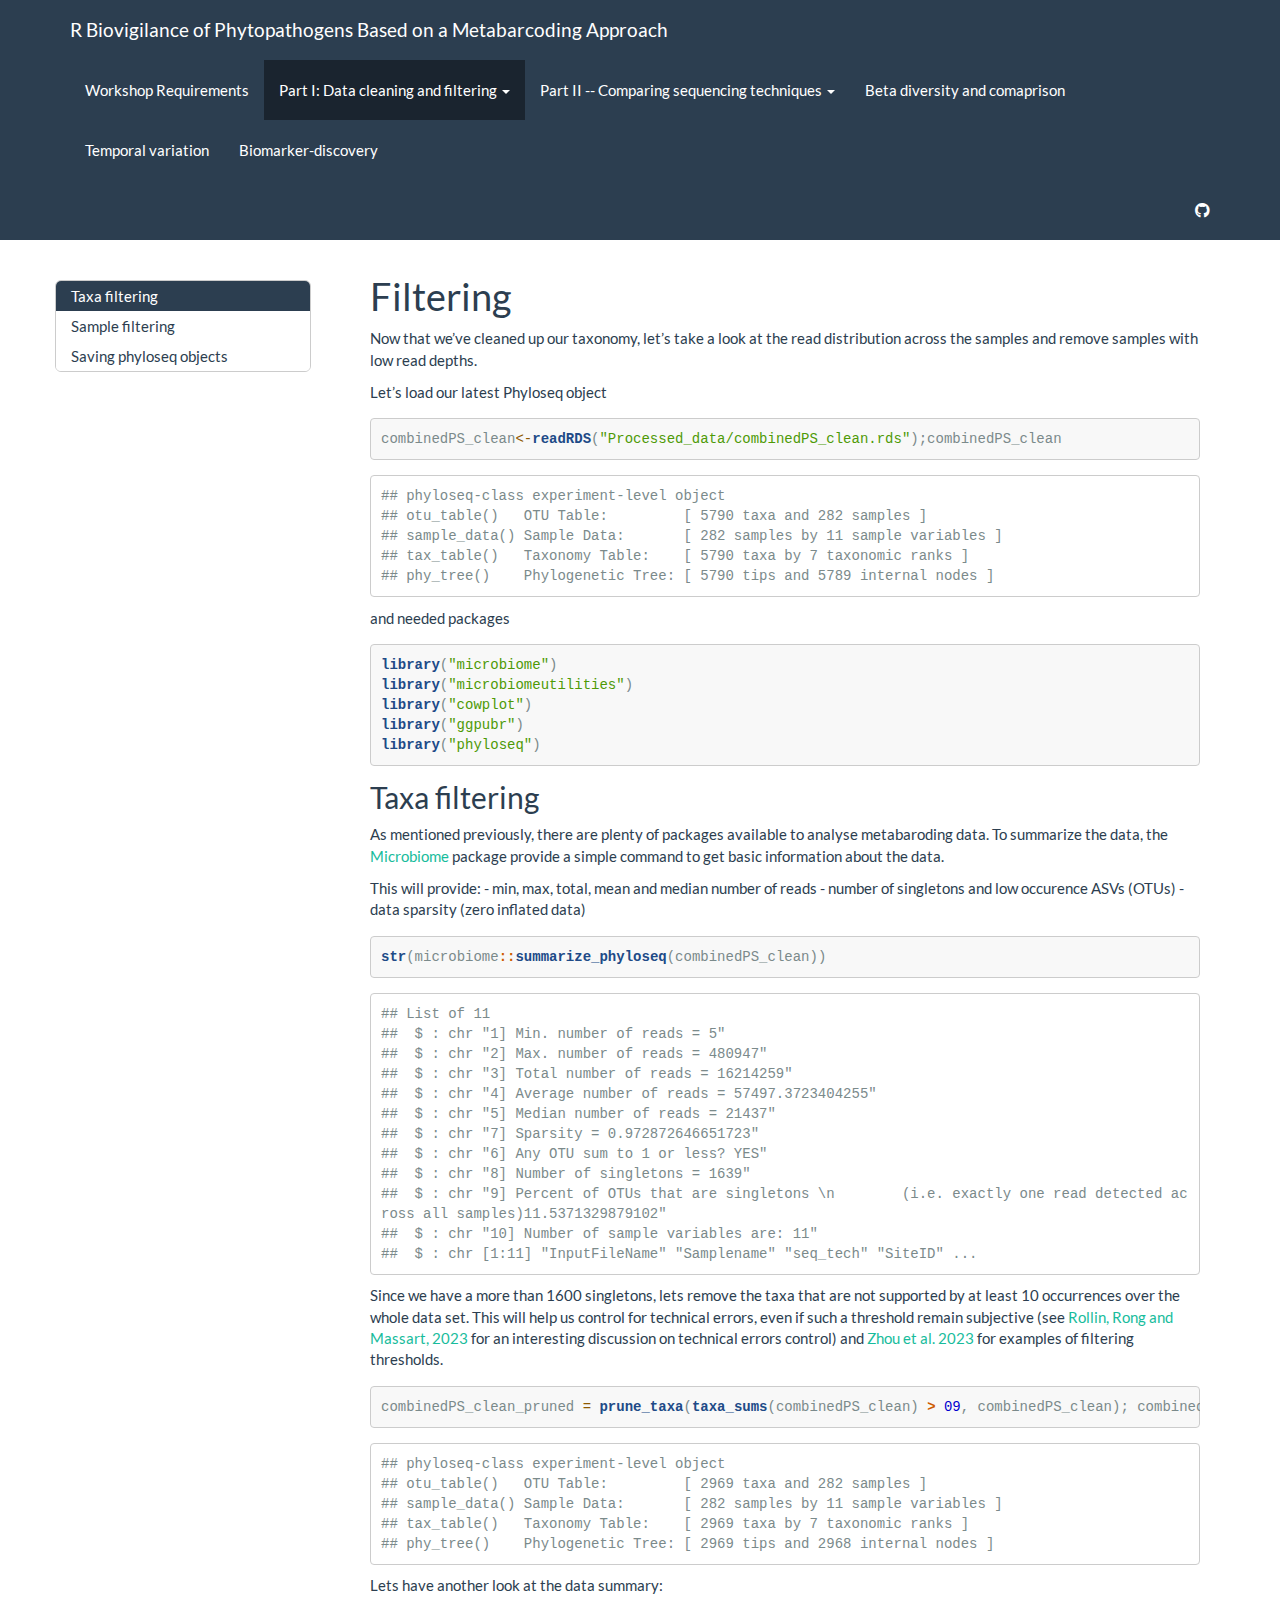
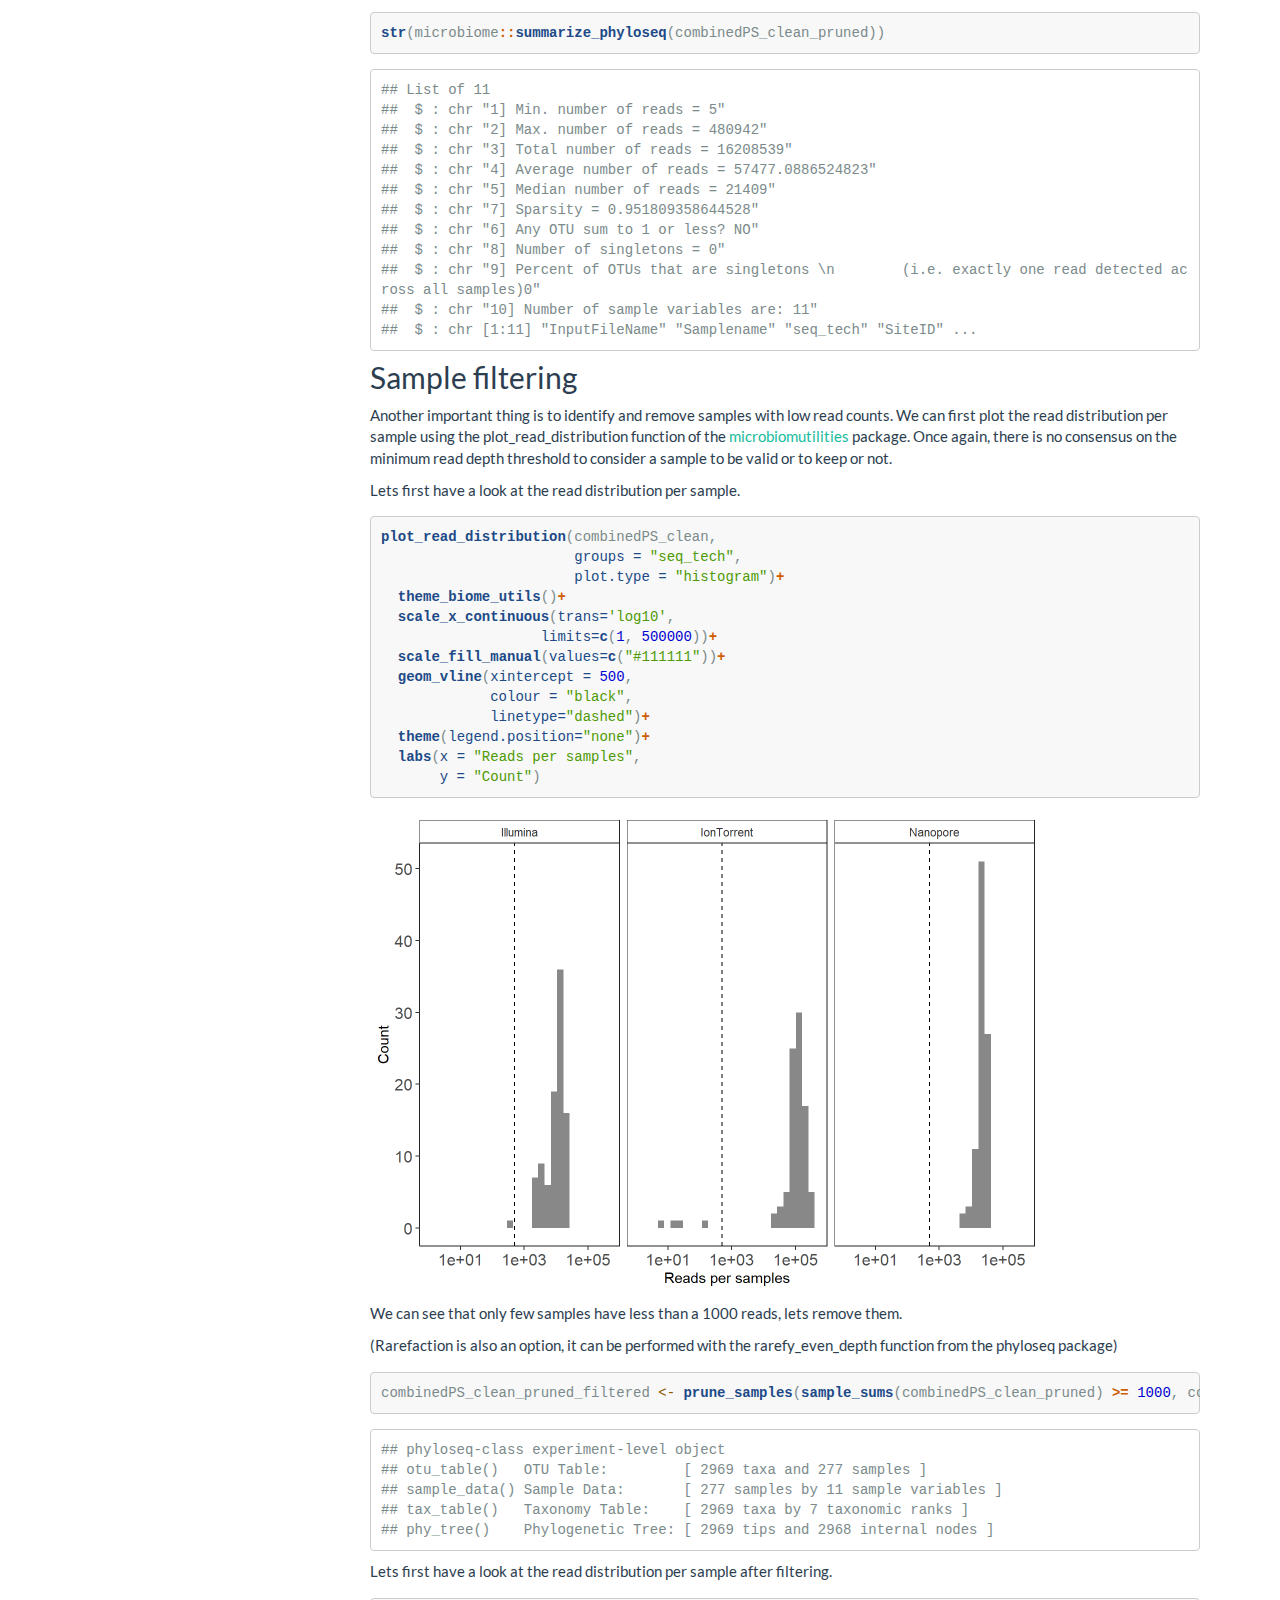
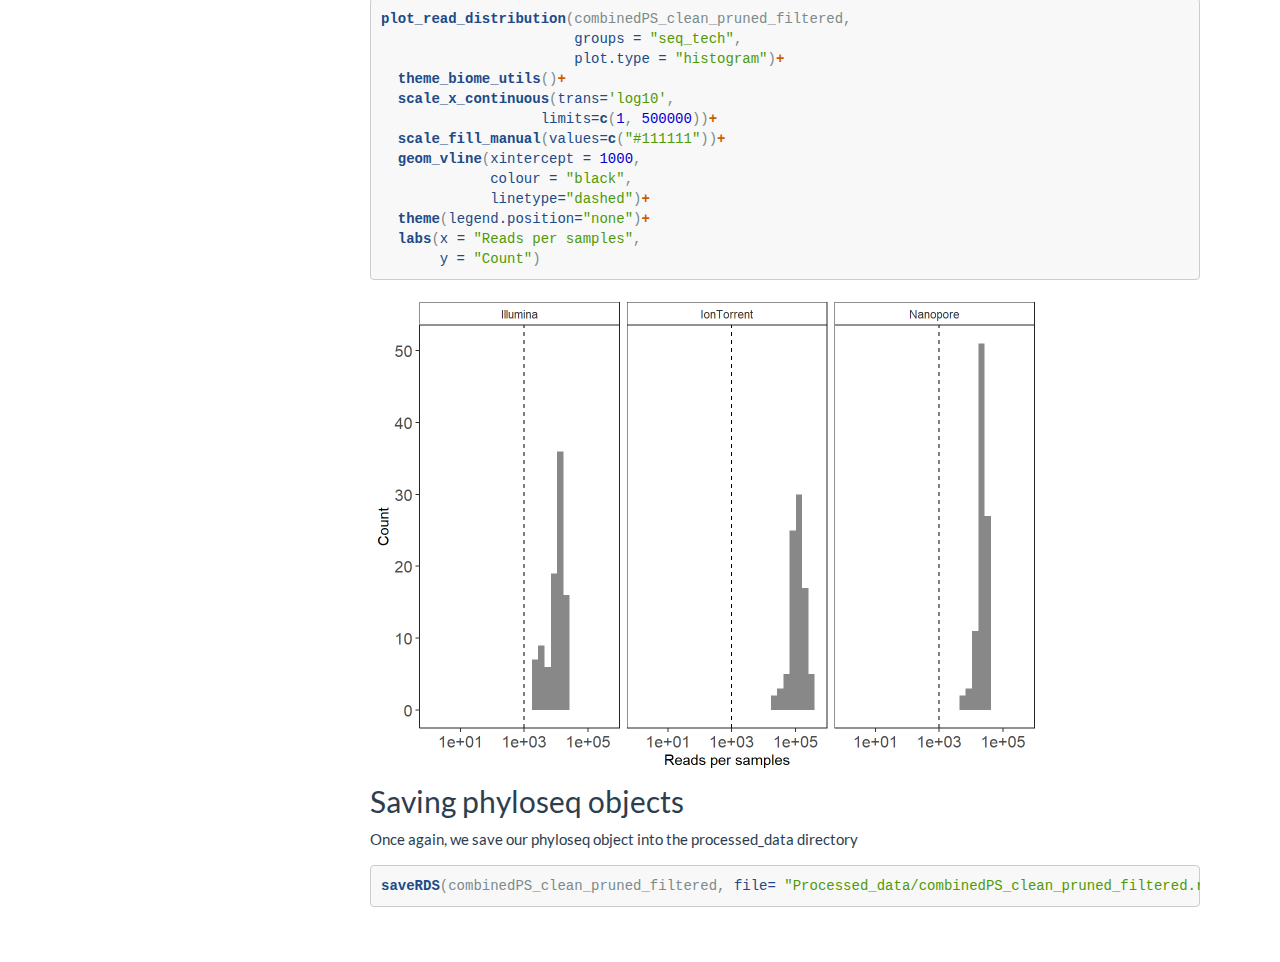
<file: 3_summaries.html>
<!DOCTYPE html>

<html>

<head>

<meta charset="utf-8" />
<meta name="generator" content="pandoc" />
<meta http-equiv="X-UA-Compatible" content="IE=EDGE" />




<title>Filtering</title>

<script src="site_libs/header-attrs-2.28/header-attrs.js"></script>
<script src="site_libs/jquery-3.6.0/jquery-3.6.0.min.js"></script>
<meta name="viewport" content="width=device-width, initial-scale=1" />
<link href="site_libs/bootstrap-3.3.5/css/flatly.min.css" rel="stylesheet" />
<script src="site_libs/bootstrap-3.3.5/js/bootstrap.min.js"></script>
<script src="site_libs/bootstrap-3.3.5/shim/html5shiv.min.js"></script>
<script src="site_libs/bootstrap-3.3.5/shim/respond.min.js"></script>
<style>h1 {font-size: 34px;}
       h1.title {font-size: 38px;}
       h2 {font-size: 30px;}
       h3 {font-size: 24px;}
       h4 {font-size: 18px;}
       h5 {font-size: 16px;}
       h6 {font-size: 12px;}
       code {color: inherit; background-color: rgba(0, 0, 0, 0.04);}
       pre:not([class]) { background-color: white }</style>
<script src="site_libs/jqueryui-1.13.2/jquery-ui.min.js"></script>
<link href="site_libs/tocify-1.9.1/jquery.tocify.css" rel="stylesheet" />
<script src="site_libs/tocify-1.9.1/jquery.tocify.js"></script>
<script src="site_libs/navigation-1.1/tabsets.js"></script>
<link href="site_libs/font-awesome-6.4.2/css/all.min.css" rel="stylesheet" />
<link href="site_libs/font-awesome-6.4.2/css/v4-shims.min.css" rel="stylesheet" />

<style type="text/css">
  code{white-space: pre-wrap;}
  span.smallcaps{font-variant: small-caps;}
  span.underline{text-decoration: underline;}
  div.column{display: inline-block; vertical-align: top; width: 50%;}
  div.hanging-indent{margin-left: 1.5em; text-indent: -1.5em;}
  ul.task-list{list-style: none;}
    </style>



<style type="text/css">
  code {
    white-space: pre;
  }
  .sourceCode {
    overflow: visible;
  }
</style>
<style type="text/css" data-origin="pandoc">
pre > code.sourceCode { white-space: pre; position: relative; }
pre > code.sourceCode > span { line-height: 1.25; }
pre > code.sourceCode > span:empty { height: 1.2em; }
.sourceCode { overflow: visible; }
code.sourceCode > span { color: inherit; text-decoration: inherit; }
div.sourceCode { margin: 1em 0; }
pre.sourceCode { margin: 0; }
@media screen {
div.sourceCode { overflow: auto; }
}
@media print {
pre > code.sourceCode { white-space: pre-wrap; }
pre > code.sourceCode > span { display: inline-block; text-indent: -5em; padding-left: 5em; }
}
pre.numberSource code
  { counter-reset: source-line 0; }
pre.numberSource code > span
  { position: relative; left: -4em; counter-increment: source-line; }
pre.numberSource code > span > a:first-child::before
  { content: counter(source-line);
    position: relative; left: -1em; text-align: right; vertical-align: baseline;
    border: none; display: inline-block;
    -webkit-touch-callout: none; -webkit-user-select: none;
    -khtml-user-select: none; -moz-user-select: none;
    -ms-user-select: none; user-select: none;
    padding: 0 4px; width: 4em;
    color: #aaaaaa;
  }
pre.numberSource { margin-left: 3em; border-left: 1px solid #aaaaaa;  padding-left: 4px; }
div.sourceCode
  {  background-color: #f8f8f8; }
@media screen {
pre > code.sourceCode > span > a:first-child::before { text-decoration: underline; }
}
code span.al { color: #ef2929; } /* Alert */
code span.an { color: #8f5902; font-weight: bold; font-style: italic; } /* Annotation */
code span.at { color: #204a87; } /* Attribute */
code span.bn { color: #0000cf; } /* BaseN */
code span.cf { color: #204a87; font-weight: bold; } /* ControlFlow */
code span.ch { color: #4e9a06; } /* Char */
code span.cn { color: #8f5902; } /* Constant */
code span.co { color: #8f5902; font-style: italic; } /* Comment */
code span.cv { color: #8f5902; font-weight: bold; font-style: italic; } /* CommentVar */
code span.do { color: #8f5902; font-weight: bold; font-style: italic; } /* Documentation */
code span.dt { color: #204a87; } /* DataType */
code span.dv { color: #0000cf; } /* DecVal */
code span.er { color: #a40000; font-weight: bold; } /* Error */
code span.ex { } /* Extension */
code span.fl { color: #0000cf; } /* Float */
code span.fu { color: #204a87; font-weight: bold; } /* Function */
code span.im { } /* Import */
code span.in { color: #8f5902; font-weight: bold; font-style: italic; } /* Information */
code span.kw { color: #204a87; font-weight: bold; } /* Keyword */
code span.op { color: #ce5c00; font-weight: bold; } /* Operator */
code span.ot { color: #8f5902; } /* Other */
code span.pp { color: #8f5902; font-style: italic; } /* Preprocessor */
code span.sc { color: #ce5c00; font-weight: bold; } /* SpecialChar */
code span.ss { color: #4e9a06; } /* SpecialString */
code span.st { color: #4e9a06; } /* String */
code span.va { color: #000000; } /* Variable */
code span.vs { color: #4e9a06; } /* VerbatimString */
code span.wa { color: #8f5902; font-weight: bold; font-style: italic; } /* Warning */

</style>
<script>
// apply pandoc div.sourceCode style to pre.sourceCode instead
(function() {
  var sheets = document.styleSheets;
  for (var i = 0; i < sheets.length; i++) {
    if (sheets[i].ownerNode.dataset["origin"] !== "pandoc") continue;
    try { var rules = sheets[i].cssRules; } catch (e) { continue; }
    var j = 0;
    while (j < rules.length) {
      var rule = rules[j];
      // check if there is a div.sourceCode rule
      if (rule.type !== rule.STYLE_RULE || rule.selectorText !== "div.sourceCode") {
        j++;
        continue;
      }
      var style = rule.style.cssText;
      // check if color or background-color is set
      if (rule.style.color === '' && rule.style.backgroundColor === '') {
        j++;
        continue;
      }
      // replace div.sourceCode by a pre.sourceCode rule
      sheets[i].deleteRule(j);
      sheets[i].insertRule('pre.sourceCode{' + style + '}', j);
    }
  }
})();
</script>







<style type = "text/css">
.main-container {
  max-width: 940px;
  margin-left: auto;
  margin-right: auto;
}
img {
  max-width:100%;
}
.tabbed-pane {
  padding-top: 12px;
}
.html-widget {
  margin-bottom: 20px;
}
button.code-folding-btn:focus {
  outline: none;
}
summary {
  display: list-item;
}
details > summary > p:only-child {
  display: inline;
}
pre code {
  padding: 0;
}
</style>


<style type="text/css">
.dropdown-submenu {
  position: relative;
}
.dropdown-submenu>.dropdown-menu {
  top: 0;
  left: 100%;
  margin-top: -6px;
  margin-left: -1px;
  border-radius: 0 6px 6px 6px;
}
.dropdown-submenu:hover>.dropdown-menu {
  display: block;
}
.dropdown-submenu>a:after {
  display: block;
  content: " ";
  float: right;
  width: 0;
  height: 0;
  border-color: transparent;
  border-style: solid;
  border-width: 5px 0 5px 5px;
  border-left-color: #cccccc;
  margin-top: 5px;
  margin-right: -10px;
}
.dropdown-submenu:hover>a:after {
  border-left-color: #adb5bd;
}
.dropdown-submenu.pull-left {
  float: none;
}
.dropdown-submenu.pull-left>.dropdown-menu {
  left: -100%;
  margin-left: 10px;
  border-radius: 6px 0 6px 6px;
}
</style>

<script type="text/javascript">
// manage active state of menu based on current page
$(document).ready(function () {
  // active menu anchor
  href = window.location.pathname
  href = href.substr(href.lastIndexOf('/') + 1)
  if (href === "")
    href = "index.html";
  var menuAnchor = $('a[href="' + href + '"]');

  // mark the anchor link active (and if it's in a dropdown, also mark that active)
  var dropdown = menuAnchor.closest('li.dropdown');
  if (window.bootstrap) { // Bootstrap 4+
    menuAnchor.addClass('active');
    dropdown.find('> .dropdown-toggle').addClass('active');
  } else { // Bootstrap 3
    menuAnchor.parent().addClass('active');
    dropdown.addClass('active');
  }

  // Navbar adjustments
  var navHeight = $(".navbar").first().height() + 15;
  var style = document.createElement('style');
  var pt = "padding-top: " + navHeight + "px; ";
  var mt = "margin-top: -" + navHeight + "px; ";
  var css = "";
  // offset scroll position for anchor links (for fixed navbar)
  for (var i = 1; i <= 6; i++) {
    css += ".section h" + i + "{ " + pt + mt + "}\n";
  }
  style.innerHTML = "body {" + pt + "padding-bottom: 40px; }\n" + css;
  document.head.appendChild(style);
});
</script>

<!-- tabsets -->

<style type="text/css">
.tabset-dropdown > .nav-tabs {
  display: inline-table;
  max-height: 500px;
  min-height: 44px;
  overflow-y: auto;
  border: 1px solid #ddd;
  border-radius: 4px;
}

.tabset-dropdown > .nav-tabs > li.active:before, .tabset-dropdown > .nav-tabs.nav-tabs-open:before {
  content: "\e259";
  font-family: 'Glyphicons Halflings';
  display: inline-block;
  padding: 10px;
  border-right: 1px solid #ddd;
}

.tabset-dropdown > .nav-tabs.nav-tabs-open > li.active:before {
  content: "\e258";
  font-family: 'Glyphicons Halflings';
  border: none;
}

.tabset-dropdown > .nav-tabs > li.active {
  display: block;
}

.tabset-dropdown > .nav-tabs > li > a,
.tabset-dropdown > .nav-tabs > li > a:focus,
.tabset-dropdown > .nav-tabs > li > a:hover {
  border: none;
  display: inline-block;
  border-radius: 4px;
  background-color: transparent;
}

.tabset-dropdown > .nav-tabs.nav-tabs-open > li {
  display: block;
  float: none;
}

.tabset-dropdown > .nav-tabs > li {
  display: none;
}
</style>

<!-- code folding -->



<style type="text/css">

#TOC {
  margin: 25px 0px 20px 0px;
}
@media (max-width: 768px) {
#TOC {
  position: relative;
  width: 100%;
}
}

@media print {
.toc-content {
  /* see https://github.com/w3c/csswg-drafts/issues/4434 */
  float: right;
}
}

.toc-content {
  padding-left: 30px;
  padding-right: 40px;
}

div.main-container {
  max-width: 1200px;
}

div.tocify {
  width: 20%;
  max-width: 260px;
  max-height: 85%;
}

@media (min-width: 768px) and (max-width: 991px) {
  div.tocify {
    width: 25%;
  }
}

@media (max-width: 767px) {
  div.tocify {
    width: 100%;
    max-width: none;
  }
}

.tocify ul, .tocify li {
  line-height: 20px;
}

.tocify-subheader .tocify-item {
  font-size: 0.90em;
}

.tocify .list-group-item {
  border-radius: 0px;
}


</style>



</head>

<body>


<div class="container-fluid main-container">


<!-- setup 3col/9col grid for toc_float and main content  -->
<div class="row">
<div class="col-xs-12 col-sm-4 col-md-3">
<div id="TOC" class="tocify">
</div>
</div>

<div class="toc-content col-xs-12 col-sm-8 col-md-9">




<div class="navbar navbar-default  navbar-fixed-top" role="navigation">
  <div class="container">
    <div class="navbar-header">
      <button type="button" class="navbar-toggle collapsed" data-toggle="collapse" data-bs-toggle="collapse" data-target="#navbar" data-bs-target="#navbar">
        <span class="icon-bar"></span>
        <span class="icon-bar"></span>
        <span class="icon-bar"></span>
      </button>
      <a class="navbar-brand" href="index.html">R Biovigilance of Phytopathogens Based on a Metabarcoding Approach</a>
    </div>
    <div id="navbar" class="navbar-collapse collapse">
      <ul class="nav navbar-nav">
        <li>
  <a href="setup_requirements.html">Workshop Requirements</a>
</li>
<li class="dropdown">
  <a href="#" class="dropdown-toggle" data-toggle="dropdown" role="button" data-bs-toggle="dropdown" aria-expanded="false">
    Part I: Data cleaning and filtering
     
    <span class="caret"></span>
  </a>
  <ul class="dropdown-menu" role="menu">
    <li>
      <a href="1_import_data.html">Importing data into R</a>
    </li>
    <li>
      <a href="2_preprocessing.html">Data cleaning</a>
    </li>
    <li>
      <a href="3_summaries.html">Data filtering</a>
    </li>
  </ul>
</li>
<li class="dropdown">
  <a href="#" class="dropdown-toggle" data-toggle="dropdown" role="button" data-bs-toggle="dropdown" aria-expanded="false">
    Part II -- Comparing sequencing techniques
     
    <span class="caret"></span>
  </a>
  <ul class="dropdown-menu" role="menu">
    <li>
      <a href="4_stacked_barchart.html">stacked bar charts</a>
    </li>
    <li>
      <a href="5_comparison.html">Comparisons</a>
    </li>
  </ul>
</li>
<li>
  <a href="6_Heat_map.html">Beta diversity and comaprison</a>
</li>
<li>
  <a href="7_Time_series.html">Temporal variation</a>
</li>
<li>
  <a href="8_biomarker-discovery.html">Biomarker-discovery</a>
</li>
      </ul>
      <ul class="nav navbar-nav navbar-right">
        <li>
  <a href="https://github.com/hvanderheyden/Plant_Canada_2024_workshop.github.io">
    <span class="fa fa-github"></span>
     
  </a>
</li>
      </ul>
    </div><!--/.nav-collapse -->
  </div><!--/.container -->
</div><!--/.navbar -->

<div id="header">



<h1 class="title toc-ignore">Filtering</h1>

</div>


<p>Now that we’ve cleaned up our taxonomy, let’s take a look at the read
distribution across the samples and remove samples with low read
depths.</p>
<p>Let’s load our latest Phyloseq object</p>
<div class="sourceCode" id="cb1"><pre class="sourceCode r"><code class="sourceCode r"><span id="cb1-1"><a href="#cb1-1" tabindex="-1"></a>combinedPS_clean<span class="ot">&lt;-</span><span class="fu">readRDS</span>(<span class="st">&quot;Processed_data/combinedPS_clean.rds&quot;</span>);combinedPS_clean</span></code></pre></div>
<pre><code>## phyloseq-class experiment-level object
## otu_table()   OTU Table:         [ 5790 taxa and 282 samples ]
## sample_data() Sample Data:       [ 282 samples by 11 sample variables ]
## tax_table()   Taxonomy Table:    [ 5790 taxa by 7 taxonomic ranks ]
## phy_tree()    Phylogenetic Tree: [ 5790 tips and 5789 internal nodes ]</code></pre>
<p>and needed packages</p>
<div class="sourceCode" id="cb3"><pre class="sourceCode r"><code class="sourceCode r"><span id="cb3-1"><a href="#cb3-1" tabindex="-1"></a><span class="fu">library</span>(<span class="st">&quot;microbiome&quot;</span>) </span>
<span id="cb3-2"><a href="#cb3-2" tabindex="-1"></a><span class="fu">library</span>(<span class="st">&quot;microbiomeutilities&quot;</span>)</span>
<span id="cb3-3"><a href="#cb3-3" tabindex="-1"></a><span class="fu">library</span>(<span class="st">&quot;cowplot&quot;</span>)</span>
<span id="cb3-4"><a href="#cb3-4" tabindex="-1"></a><span class="fu">library</span>(<span class="st">&quot;ggpubr&quot;</span>)</span>
<span id="cb3-5"><a href="#cb3-5" tabindex="-1"></a><span class="fu">library</span>(<span class="st">&quot;phyloseq&quot;</span>)</span></code></pre></div>
<div id="taxa-filtering" class="section level2">
<h2>Taxa filtering</h2>
<p>As mentioned previously, there are plenty of packages available to
analyse metabaroding data. To summarize the data, the <a
href="https://microbiome.github.io/tutorials/cleaning_taxonomy_table.html">Microbiome</a>
package provide a simple command to get basic information about the
data.</p>
<p>This will provide: - min, max, total, mean and median number of reads
- number of singletons and low occurence ASVs (OTUs) - data sparsity
(zero inflated data)</p>
<div class="sourceCode" id="cb4"><pre class="sourceCode r"><code class="sourceCode r"><span id="cb4-1"><a href="#cb4-1" tabindex="-1"></a><span class="fu">str</span>(microbiome<span class="sc">::</span><span class="fu">summarize_phyloseq</span>(combinedPS_clean))</span></code></pre></div>
<pre><code>## List of 11
##  $ : chr &quot;1] Min. number of reads = 5&quot;
##  $ : chr &quot;2] Max. number of reads = 480947&quot;
##  $ : chr &quot;3] Total number of reads = 16214259&quot;
##  $ : chr &quot;4] Average number of reads = 57497.3723404255&quot;
##  $ : chr &quot;5] Median number of reads = 21437&quot;
##  $ : chr &quot;7] Sparsity = 0.972872646651723&quot;
##  $ : chr &quot;6] Any OTU sum to 1 or less? YES&quot;
##  $ : chr &quot;8] Number of singletons = 1639&quot;
##  $ : chr &quot;9] Percent of OTUs that are singletons \n        (i.e. exactly one read detected across all samples)11.5371329879102&quot;
##  $ : chr &quot;10] Number of sample variables are: 11&quot;
##  $ : chr [1:11] &quot;InputFileName&quot; &quot;Samplename&quot; &quot;seq_tech&quot; &quot;SiteID&quot; ...</code></pre>
<p>Since we have a more than 1600 singletons, lets remove the taxa that
are not supported by at least 10 occurrences over the whole data set.
This will help us control for technical errors, even if such a threshold
remain subjective (see <a
href="https://bmcbiol.biomedcentral.com/articles/10.1186/s12915-023-01708-w">Rollin,
Rong and Massart, 2023</a> for an interesting discussion on technical
errors control) and <a
href="https://www.ncbi.nlm.nih.gov/pmc/articles/PMC10569954/">Zhou et
al. 2023</a> for examples of filtering thresholds.</p>
<div class="sourceCode" id="cb6"><pre class="sourceCode r"><code class="sourceCode r"><span id="cb6-1"><a href="#cb6-1" tabindex="-1"></a>combinedPS_clean_pruned <span class="ot">=</span> <span class="fu">prune_taxa</span>(<span class="fu">taxa_sums</span>(combinedPS_clean) <span class="sc">&gt;</span> <span class="dv">09</span>, combinedPS_clean); combinedPS_clean_pruned</span></code></pre></div>
<pre><code>## phyloseq-class experiment-level object
## otu_table()   OTU Table:         [ 2969 taxa and 282 samples ]
## sample_data() Sample Data:       [ 282 samples by 11 sample variables ]
## tax_table()   Taxonomy Table:    [ 2969 taxa by 7 taxonomic ranks ]
## phy_tree()    Phylogenetic Tree: [ 2969 tips and 2968 internal nodes ]</code></pre>
<p>Lets have another look at the data summary:</p>
<div class="sourceCode" id="cb8"><pre class="sourceCode r"><code class="sourceCode r"><span id="cb8-1"><a href="#cb8-1" tabindex="-1"></a><span class="fu">str</span>(microbiome<span class="sc">::</span><span class="fu">summarize_phyloseq</span>(combinedPS_clean_pruned))</span></code></pre></div>
<pre><code>## List of 11
##  $ : chr &quot;1] Min. number of reads = 5&quot;
##  $ : chr &quot;2] Max. number of reads = 480942&quot;
##  $ : chr &quot;3] Total number of reads = 16208539&quot;
##  $ : chr &quot;4] Average number of reads = 57477.0886524823&quot;
##  $ : chr &quot;5] Median number of reads = 21409&quot;
##  $ : chr &quot;7] Sparsity = 0.951809358644528&quot;
##  $ : chr &quot;6] Any OTU sum to 1 or less? NO&quot;
##  $ : chr &quot;8] Number of singletons = 0&quot;
##  $ : chr &quot;9] Percent of OTUs that are singletons \n        (i.e. exactly one read detected across all samples)0&quot;
##  $ : chr &quot;10] Number of sample variables are: 11&quot;
##  $ : chr [1:11] &quot;InputFileName&quot; &quot;Samplename&quot; &quot;seq_tech&quot; &quot;SiteID&quot; ...</code></pre>
</div>
<div id="sample-filtering" class="section level2">
<h2>Sample filtering</h2>
<p>Another important thing is to identify and remove samples with low
read counts. We can first plot the read distribution per sample using
the plot_read_distribution function of the <a
href="https://microsud.github.io/microbiomeutilities/articles/microbiomeutilities.html">microbiomutilities</a>
package. Once again, there is no consensus on the minimum read depth
threshold to consider a sample to be valid or to keep or not.</p>
<p>Lets first have a look at the read distribution per sample.</p>
<div class="sourceCode" id="cb10"><pre class="sourceCode r"><code class="sourceCode r"><span id="cb10-1"><a href="#cb10-1" tabindex="-1"></a><span class="fu">plot_read_distribution</span>(combinedPS_clean, </span>
<span id="cb10-2"><a href="#cb10-2" tabindex="-1"></a>                       <span class="at">groups =</span> <span class="st">&quot;seq_tech&quot;</span>, </span>
<span id="cb10-3"><a href="#cb10-3" tabindex="-1"></a>                       <span class="at">plot.type =</span> <span class="st">&quot;histogram&quot;</span>)<span class="sc">+</span></span>
<span id="cb10-4"><a href="#cb10-4" tabindex="-1"></a>  <span class="fu">theme_biome_utils</span>()<span class="sc">+</span></span>
<span id="cb10-5"><a href="#cb10-5" tabindex="-1"></a>  <span class="fu">scale_x_continuous</span>(<span class="at">trans=</span><span class="st">&#39;log10&#39;</span>,</span>
<span id="cb10-6"><a href="#cb10-6" tabindex="-1"></a>                   <span class="at">limits=</span><span class="fu">c</span>(<span class="dv">1</span>, <span class="dv">500000</span>))<span class="sc">+</span></span>
<span id="cb10-7"><a href="#cb10-7" tabindex="-1"></a>  <span class="fu">scale_fill_manual</span>(<span class="at">values=</span><span class="fu">c</span>(<span class="st">&quot;#111111&quot;</span>))<span class="sc">+</span></span>
<span id="cb10-8"><a href="#cb10-8" tabindex="-1"></a>  <span class="fu">geom_vline</span>(<span class="at">xintercept =</span> <span class="dv">500</span>, </span>
<span id="cb10-9"><a href="#cb10-9" tabindex="-1"></a>             <span class="at">colour =</span> <span class="st">&quot;black&quot;</span>, </span>
<span id="cb10-10"><a href="#cb10-10" tabindex="-1"></a>             <span class="at">linetype=</span><span class="st">&quot;dashed&quot;</span>)<span class="sc">+</span></span>
<span id="cb10-11"><a href="#cb10-11" tabindex="-1"></a>  <span class="fu">theme</span>(<span class="at">legend.position=</span><span class="st">&quot;none&quot;</span>)<span class="sc">+</span></span>
<span id="cb10-12"><a href="#cb10-12" tabindex="-1"></a>  <span class="fu">labs</span>(<span class="at">x =</span> <span class="st">&quot;Reads per samples&quot;</span>, </span>
<span id="cb10-13"><a href="#cb10-13" tabindex="-1"></a>       <span class="at">y =</span> <span class="st">&quot;Count&quot;</span>)</span></code></pre></div>
<p><img src="3_summaries_files/figure-html/unnamed-chunk-6-1.png" width="672" /></p>
<p>We can see that only few samples have less than a 1000 reads, lets
remove them.</p>
<p>(Rarefaction is also an option, it can be performed with the
rarefy_even_depth function from the phyloseq package)</p>
<div class="sourceCode" id="cb11"><pre class="sourceCode r"><code class="sourceCode r"><span id="cb11-1"><a href="#cb11-1" tabindex="-1"></a>combinedPS_clean_pruned_filtered <span class="ot">&lt;-</span> <span class="fu">prune_samples</span>(<span class="fu">sample_sums</span>(combinedPS_clean_pruned) <span class="sc">&gt;=</span> <span class="dv">1000</span>, combinedPS_clean_pruned);combinedPS_clean_pruned_filtered</span></code></pre></div>
<pre><code>## phyloseq-class experiment-level object
## otu_table()   OTU Table:         [ 2969 taxa and 277 samples ]
## sample_data() Sample Data:       [ 277 samples by 11 sample variables ]
## tax_table()   Taxonomy Table:    [ 2969 taxa by 7 taxonomic ranks ]
## phy_tree()    Phylogenetic Tree: [ 2969 tips and 2968 internal nodes ]</code></pre>
<p>Lets first have a look at the read distribution per sample after
filtering.</p>
<div class="sourceCode" id="cb13"><pre class="sourceCode r"><code class="sourceCode r"><span id="cb13-1"><a href="#cb13-1" tabindex="-1"></a><span class="fu">plot_read_distribution</span>(combinedPS_clean_pruned_filtered, </span>
<span id="cb13-2"><a href="#cb13-2" tabindex="-1"></a>                       <span class="at">groups =</span> <span class="st">&quot;seq_tech&quot;</span>, </span>
<span id="cb13-3"><a href="#cb13-3" tabindex="-1"></a>                       <span class="at">plot.type =</span> <span class="st">&quot;histogram&quot;</span>)<span class="sc">+</span></span>
<span id="cb13-4"><a href="#cb13-4" tabindex="-1"></a>  <span class="fu">theme_biome_utils</span>()<span class="sc">+</span></span>
<span id="cb13-5"><a href="#cb13-5" tabindex="-1"></a>  <span class="fu">scale_x_continuous</span>(<span class="at">trans=</span><span class="st">&#39;log10&#39;</span>,</span>
<span id="cb13-6"><a href="#cb13-6" tabindex="-1"></a>                   <span class="at">limits=</span><span class="fu">c</span>(<span class="dv">1</span>, <span class="dv">500000</span>))<span class="sc">+</span></span>
<span id="cb13-7"><a href="#cb13-7" tabindex="-1"></a>  <span class="fu">scale_fill_manual</span>(<span class="at">values=</span><span class="fu">c</span>(<span class="st">&quot;#111111&quot;</span>))<span class="sc">+</span></span>
<span id="cb13-8"><a href="#cb13-8" tabindex="-1"></a>  <span class="fu">geom_vline</span>(<span class="at">xintercept =</span> <span class="dv">1000</span>, </span>
<span id="cb13-9"><a href="#cb13-9" tabindex="-1"></a>             <span class="at">colour =</span> <span class="st">&quot;black&quot;</span>, </span>
<span id="cb13-10"><a href="#cb13-10" tabindex="-1"></a>             <span class="at">linetype=</span><span class="st">&quot;dashed&quot;</span>)<span class="sc">+</span></span>
<span id="cb13-11"><a href="#cb13-11" tabindex="-1"></a>  <span class="fu">theme</span>(<span class="at">legend.position=</span><span class="st">&quot;none&quot;</span>)<span class="sc">+</span></span>
<span id="cb13-12"><a href="#cb13-12" tabindex="-1"></a>  <span class="fu">labs</span>(<span class="at">x =</span> <span class="st">&quot;Reads per samples&quot;</span>, </span>
<span id="cb13-13"><a href="#cb13-13" tabindex="-1"></a>       <span class="at">y =</span> <span class="st">&quot;Count&quot;</span>)</span></code></pre></div>
<p><img src="3_summaries_files/figure-html/unnamed-chunk-8-1.png" width="672" /></p>
</div>
<div id="saving-phyloseq-objects" class="section level2">
<h2>Saving phyloseq objects</h2>
<p>Once again, we save our phyloseq object into the processed_data
directory</p>
<div class="sourceCode" id="cb14"><pre class="sourceCode r"><code class="sourceCode r"><span id="cb14-1"><a href="#cb14-1" tabindex="-1"></a><span class="fu">saveRDS</span>(combinedPS_clean_pruned_filtered, <span class="at">file=</span> <span class="st">&quot;Processed_data/combinedPS_clean_pruned_filtered.rds&quot;</span>)</span></code></pre></div>
</div>



</div>
</div>

</div>

<script>

// add bootstrap table styles to pandoc tables
function bootstrapStylePandocTables() {
  $('tr.odd').parent('tbody').parent('table').addClass('table table-condensed');
}
$(document).ready(function () {
  bootstrapStylePandocTables();
});


</script>

<!-- tabsets -->

<script>
$(document).ready(function () {
  window.buildTabsets("TOC");
});

$(document).ready(function () {
  $('.tabset-dropdown > .nav-tabs > li').click(function () {
    $(this).parent().toggleClass('nav-tabs-open');
  });
});
</script>

<!-- code folding -->

<script>
$(document).ready(function ()  {

    // temporarily add toc-ignore selector to headers for the consistency with Pandoc
    $('.unlisted.unnumbered').addClass('toc-ignore')

    // move toc-ignore selectors from section div to header
    $('div.section.toc-ignore')
        .removeClass('toc-ignore')
        .children('h1,h2,h3,h4,h5').addClass('toc-ignore');

    // establish options
    var options = {
      selectors: "h1,h2",
      theme: "bootstrap3",
      context: '.toc-content',
      hashGenerator: function (text) {
        return text.replace(/[.\\/?&!#<>]/g, '').replace(/\s/g, '_');
      },
      ignoreSelector: ".toc-ignore",
      scrollTo: 0
    };
    options.showAndHide = true;
    options.smoothScroll = true;

    // tocify
    var toc = $("#TOC").tocify(options).data("toc-tocify");
});
</script>

<!-- dynamically load mathjax for compatibility with self-contained -->
<script>
  (function () {
    var script = document.createElement("script");
    script.type = "text/javascript";
    script.src  = "https://mathjax.rstudio.com/latest/MathJax.js?config=TeX-AMS-MML_HTMLorMML";
    document.getElementsByTagName("head")[0].appendChild(script);
  })();
</script>

</body>
</html>
</file>
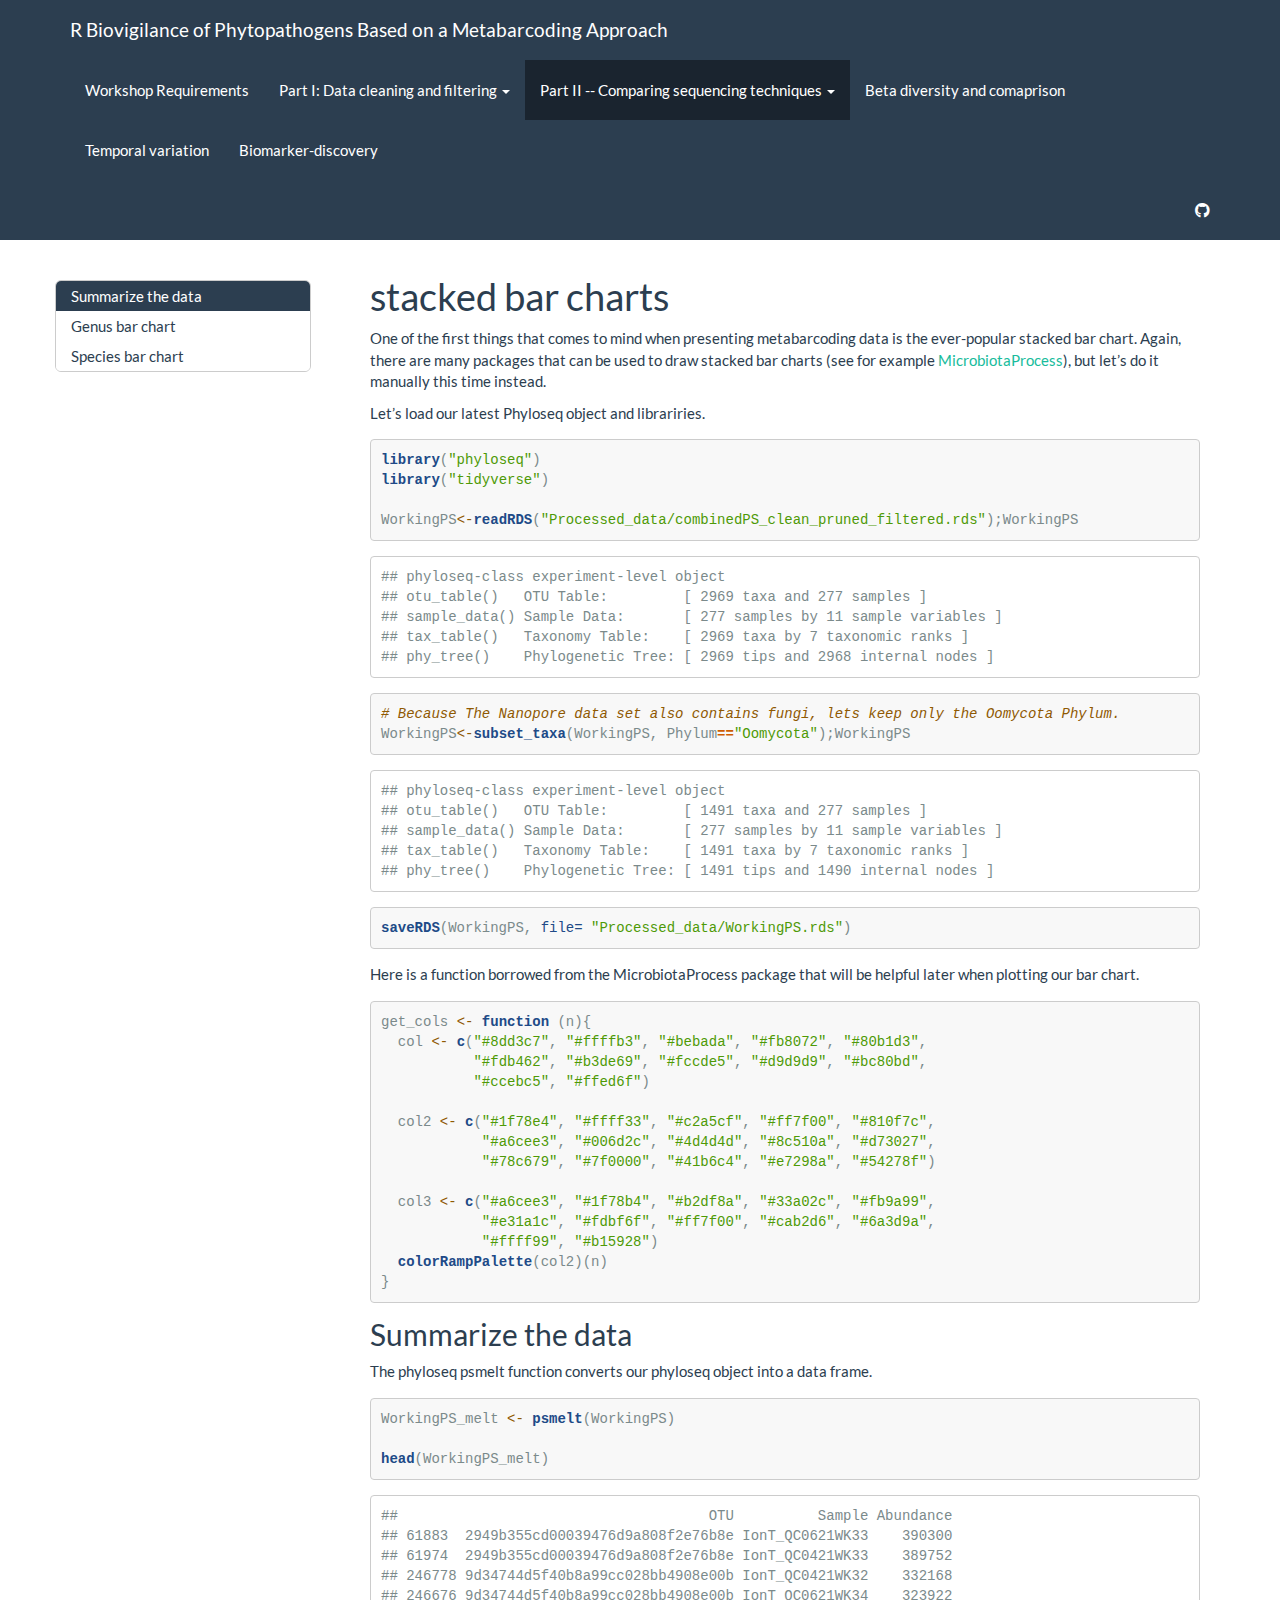
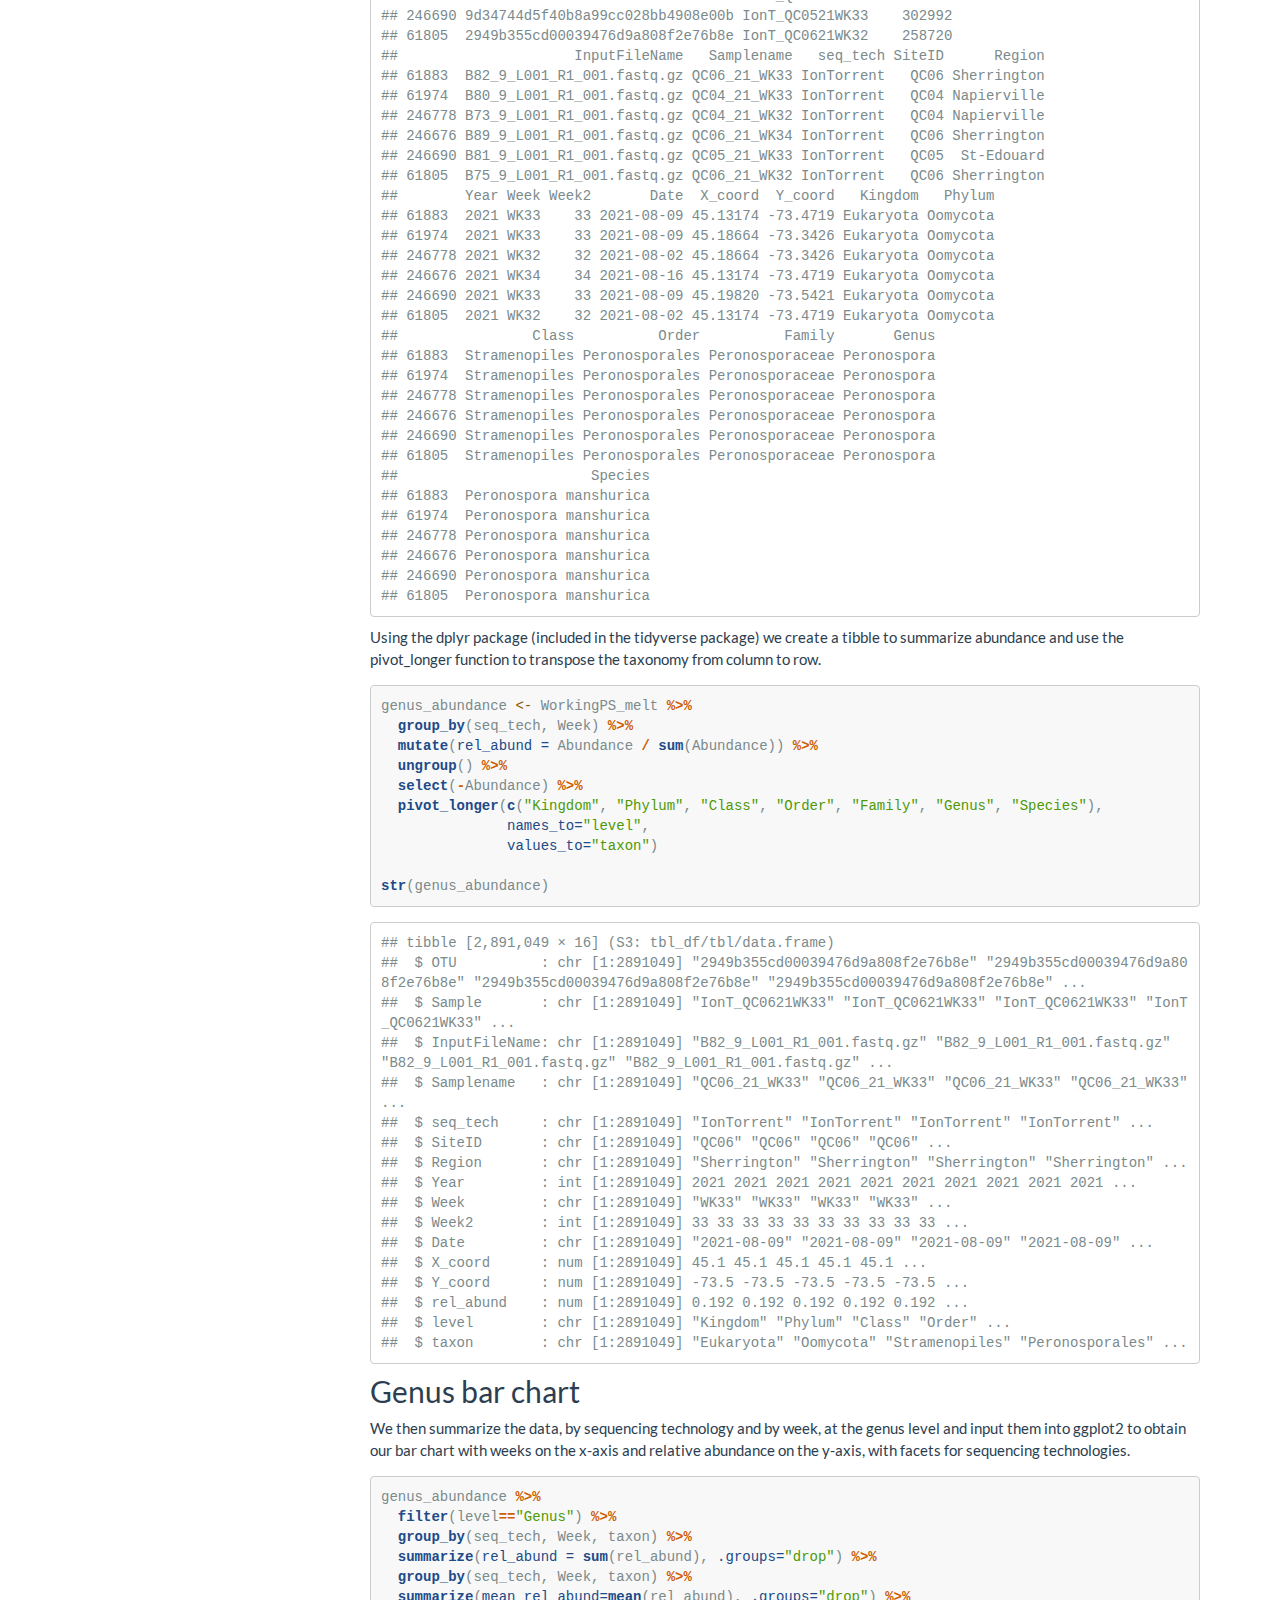
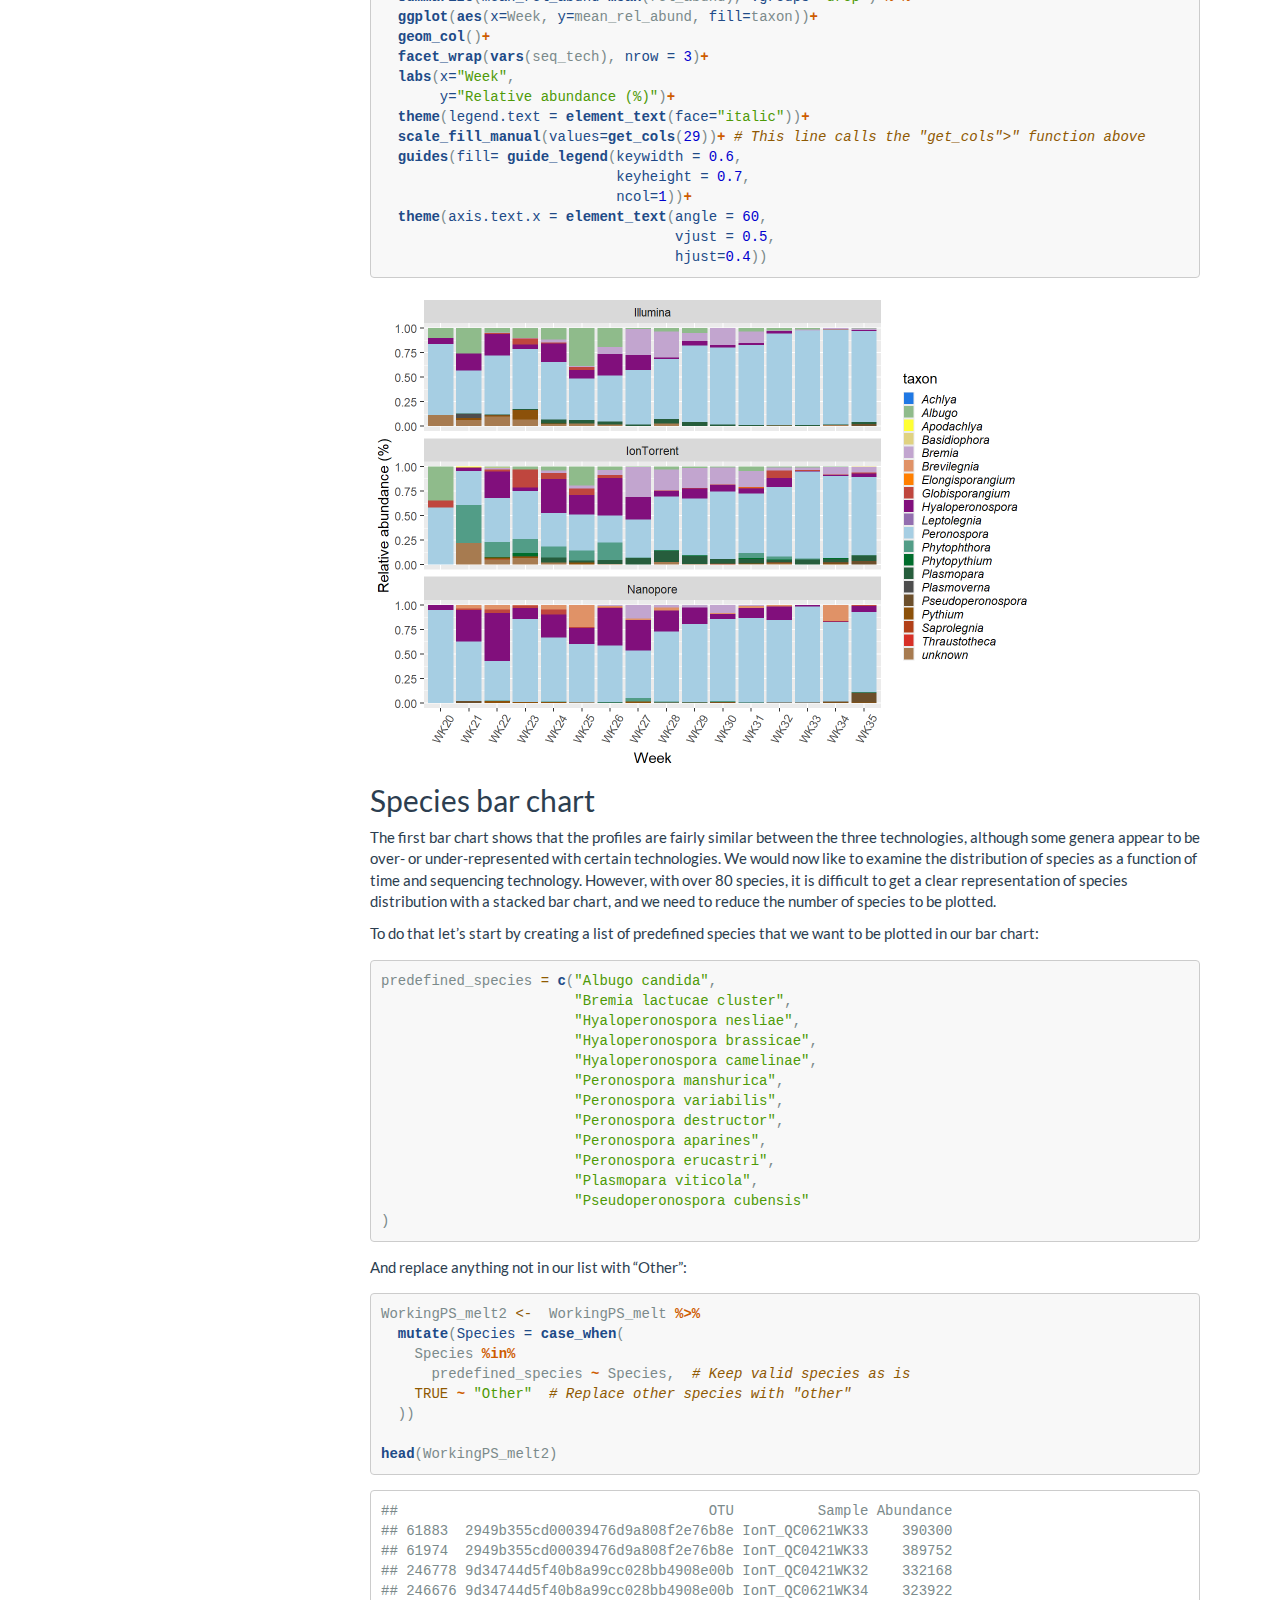
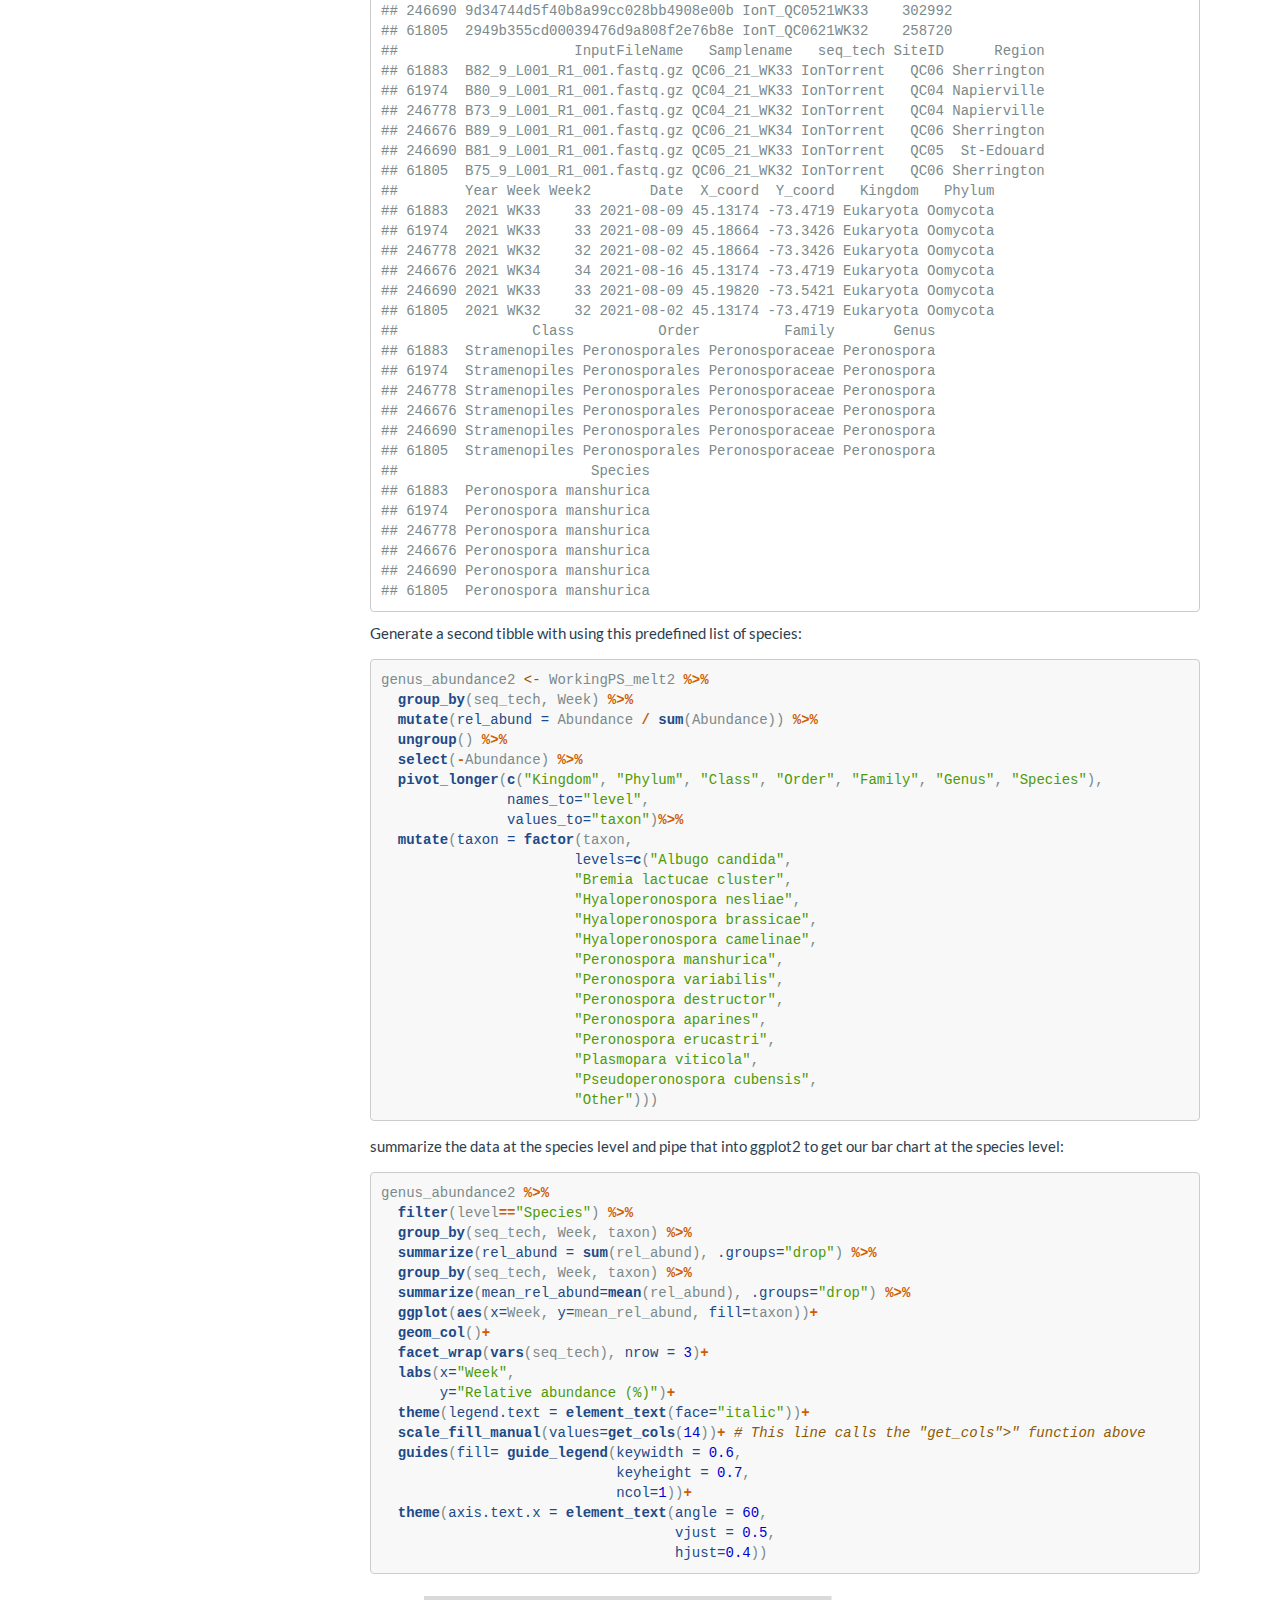
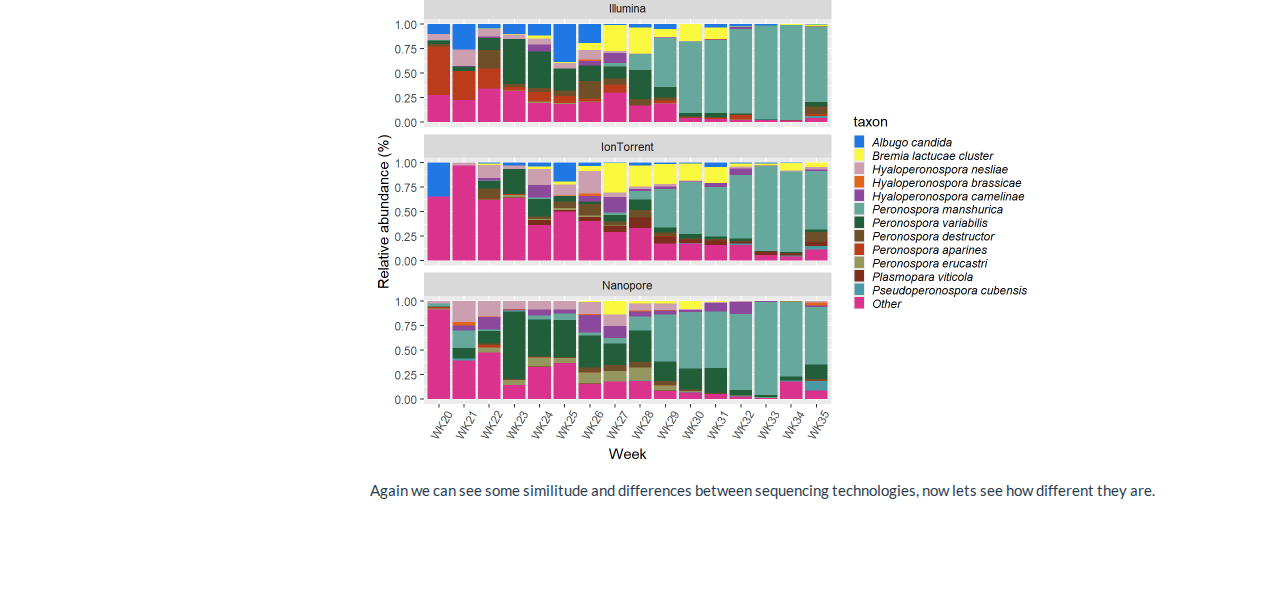
<file: 4_stacked_barchart.html>
<!DOCTYPE html>

<html>

<head>

<meta charset="utf-8" />
<meta name="generator" content="pandoc" />
<meta http-equiv="X-UA-Compatible" content="IE=EDGE" />




<title>stacked bar charts</title>

<script src="site_libs/header-attrs-2.28/header-attrs.js"></script>
<script src="site_libs/jquery-3.6.0/jquery-3.6.0.min.js"></script>
<meta name="viewport" content="width=device-width, initial-scale=1" />
<link href="site_libs/bootstrap-3.3.5/css/flatly.min.css" rel="stylesheet" />
<script src="site_libs/bootstrap-3.3.5/js/bootstrap.min.js"></script>
<script src="site_libs/bootstrap-3.3.5/shim/html5shiv.min.js"></script>
<script src="site_libs/bootstrap-3.3.5/shim/respond.min.js"></script>
<style>h1 {font-size: 34px;}
       h1.title {font-size: 38px;}
       h2 {font-size: 30px;}
       h3 {font-size: 24px;}
       h4 {font-size: 18px;}
       h5 {font-size: 16px;}
       h6 {font-size: 12px;}
       code {color: inherit; background-color: rgba(0, 0, 0, 0.04);}
       pre:not([class]) { background-color: white }</style>
<script src="site_libs/jqueryui-1.13.2/jquery-ui.min.js"></script>
<link href="site_libs/tocify-1.9.1/jquery.tocify.css" rel="stylesheet" />
<script src="site_libs/tocify-1.9.1/jquery.tocify.js"></script>
<script src="site_libs/navigation-1.1/tabsets.js"></script>
<link href="site_libs/font-awesome-6.4.2/css/all.min.css" rel="stylesheet" />
<link href="site_libs/font-awesome-6.4.2/css/v4-shims.min.css" rel="stylesheet" />

<style type="text/css">
  code{white-space: pre-wrap;}
  span.smallcaps{font-variant: small-caps;}
  span.underline{text-decoration: underline;}
  div.column{display: inline-block; vertical-align: top; width: 50%;}
  div.hanging-indent{margin-left: 1.5em; text-indent: -1.5em;}
  ul.task-list{list-style: none;}
    </style>



<style type="text/css">
  code {
    white-space: pre;
  }
  .sourceCode {
    overflow: visible;
  }
</style>
<style type="text/css" data-origin="pandoc">
pre > code.sourceCode { white-space: pre; position: relative; }
pre > code.sourceCode > span { line-height: 1.25; }
pre > code.sourceCode > span:empty { height: 1.2em; }
.sourceCode { overflow: visible; }
code.sourceCode > span { color: inherit; text-decoration: inherit; }
div.sourceCode { margin: 1em 0; }
pre.sourceCode { margin: 0; }
@media screen {
div.sourceCode { overflow: auto; }
}
@media print {
pre > code.sourceCode { white-space: pre-wrap; }
pre > code.sourceCode > span { display: inline-block; text-indent: -5em; padding-left: 5em; }
}
pre.numberSource code
  { counter-reset: source-line 0; }
pre.numberSource code > span
  { position: relative; left: -4em; counter-increment: source-line; }
pre.numberSource code > span > a:first-child::before
  { content: counter(source-line);
    position: relative; left: -1em; text-align: right; vertical-align: baseline;
    border: none; display: inline-block;
    -webkit-touch-callout: none; -webkit-user-select: none;
    -khtml-user-select: none; -moz-user-select: none;
    -ms-user-select: none; user-select: none;
    padding: 0 4px; width: 4em;
    color: #aaaaaa;
  }
pre.numberSource { margin-left: 3em; border-left: 1px solid #aaaaaa;  padding-left: 4px; }
div.sourceCode
  {  background-color: #f8f8f8; }
@media screen {
pre > code.sourceCode > span > a:first-child::before { text-decoration: underline; }
}
code span.al { color: #ef2929; } /* Alert */
code span.an { color: #8f5902; font-weight: bold; font-style: italic; } /* Annotation */
code span.at { color: #204a87; } /* Attribute */
code span.bn { color: #0000cf; } /* BaseN */
code span.cf { color: #204a87; font-weight: bold; } /* ControlFlow */
code span.ch { color: #4e9a06; } /* Char */
code span.cn { color: #8f5902; } /* Constant */
code span.co { color: #8f5902; font-style: italic; } /* Comment */
code span.cv { color: #8f5902; font-weight: bold; font-style: italic; } /* CommentVar */
code span.do { color: #8f5902; font-weight: bold; font-style: italic; } /* Documentation */
code span.dt { color: #204a87; } /* DataType */
code span.dv { color: #0000cf; } /* DecVal */
code span.er { color: #a40000; font-weight: bold; } /* Error */
code span.ex { } /* Extension */
code span.fl { color: #0000cf; } /* Float */
code span.fu { color: #204a87; font-weight: bold; } /* Function */
code span.im { } /* Import */
code span.in { color: #8f5902; font-weight: bold; font-style: italic; } /* Information */
code span.kw { color: #204a87; font-weight: bold; } /* Keyword */
code span.op { color: #ce5c00; font-weight: bold; } /* Operator */
code span.ot { color: #8f5902; } /* Other */
code span.pp { color: #8f5902; font-style: italic; } /* Preprocessor */
code span.sc { color: #ce5c00; font-weight: bold; } /* SpecialChar */
code span.ss { color: #4e9a06; } /* SpecialString */
code span.st { color: #4e9a06; } /* String */
code span.va { color: #000000; } /* Variable */
code span.vs { color: #4e9a06; } /* VerbatimString */
code span.wa { color: #8f5902; font-weight: bold; font-style: italic; } /* Warning */

</style>
<script>
// apply pandoc div.sourceCode style to pre.sourceCode instead
(function() {
  var sheets = document.styleSheets;
  for (var i = 0; i < sheets.length; i++) {
    if (sheets[i].ownerNode.dataset["origin"] !== "pandoc") continue;
    try { var rules = sheets[i].cssRules; } catch (e) { continue; }
    var j = 0;
    while (j < rules.length) {
      var rule = rules[j];
      // check if there is a div.sourceCode rule
      if (rule.type !== rule.STYLE_RULE || rule.selectorText !== "div.sourceCode") {
        j++;
        continue;
      }
      var style = rule.style.cssText;
      // check if color or background-color is set
      if (rule.style.color === '' && rule.style.backgroundColor === '') {
        j++;
        continue;
      }
      // replace div.sourceCode by a pre.sourceCode rule
      sheets[i].deleteRule(j);
      sheets[i].insertRule('pre.sourceCode{' + style + '}', j);
    }
  }
})();
</script>







<style type = "text/css">
.main-container {
  max-width: 940px;
  margin-left: auto;
  margin-right: auto;
}
img {
  max-width:100%;
}
.tabbed-pane {
  padding-top: 12px;
}
.html-widget {
  margin-bottom: 20px;
}
button.code-folding-btn:focus {
  outline: none;
}
summary {
  display: list-item;
}
details > summary > p:only-child {
  display: inline;
}
pre code {
  padding: 0;
}
</style>


<style type="text/css">
.dropdown-submenu {
  position: relative;
}
.dropdown-submenu>.dropdown-menu {
  top: 0;
  left: 100%;
  margin-top: -6px;
  margin-left: -1px;
  border-radius: 0 6px 6px 6px;
}
.dropdown-submenu:hover>.dropdown-menu {
  display: block;
}
.dropdown-submenu>a:after {
  display: block;
  content: " ";
  float: right;
  width: 0;
  height: 0;
  border-color: transparent;
  border-style: solid;
  border-width: 5px 0 5px 5px;
  border-left-color: #cccccc;
  margin-top: 5px;
  margin-right: -10px;
}
.dropdown-submenu:hover>a:after {
  border-left-color: #adb5bd;
}
.dropdown-submenu.pull-left {
  float: none;
}
.dropdown-submenu.pull-left>.dropdown-menu {
  left: -100%;
  margin-left: 10px;
  border-radius: 6px 0 6px 6px;
}
</style>

<script type="text/javascript">
// manage active state of menu based on current page
$(document).ready(function () {
  // active menu anchor
  href = window.location.pathname
  href = href.substr(href.lastIndexOf('/') + 1)
  if (href === "")
    href = "index.html";
  var menuAnchor = $('a[href="' + href + '"]');

  // mark the anchor link active (and if it's in a dropdown, also mark that active)
  var dropdown = menuAnchor.closest('li.dropdown');
  if (window.bootstrap) { // Bootstrap 4+
    menuAnchor.addClass('active');
    dropdown.find('> .dropdown-toggle').addClass('active');
  } else { // Bootstrap 3
    menuAnchor.parent().addClass('active');
    dropdown.addClass('active');
  }

  // Navbar adjustments
  var navHeight = $(".navbar").first().height() + 15;
  var style = document.createElement('style');
  var pt = "padding-top: " + navHeight + "px; ";
  var mt = "margin-top: -" + navHeight + "px; ";
  var css = "";
  // offset scroll position for anchor links (for fixed navbar)
  for (var i = 1; i <= 6; i++) {
    css += ".section h" + i + "{ " + pt + mt + "}\n";
  }
  style.innerHTML = "body {" + pt + "padding-bottom: 40px; }\n" + css;
  document.head.appendChild(style);
});
</script>

<!-- tabsets -->

<style type="text/css">
.tabset-dropdown > .nav-tabs {
  display: inline-table;
  max-height: 500px;
  min-height: 44px;
  overflow-y: auto;
  border: 1px solid #ddd;
  border-radius: 4px;
}

.tabset-dropdown > .nav-tabs > li.active:before, .tabset-dropdown > .nav-tabs.nav-tabs-open:before {
  content: "\e259";
  font-family: 'Glyphicons Halflings';
  display: inline-block;
  padding: 10px;
  border-right: 1px solid #ddd;
}

.tabset-dropdown > .nav-tabs.nav-tabs-open > li.active:before {
  content: "\e258";
  font-family: 'Glyphicons Halflings';
  border: none;
}

.tabset-dropdown > .nav-tabs > li.active {
  display: block;
}

.tabset-dropdown > .nav-tabs > li > a,
.tabset-dropdown > .nav-tabs > li > a:focus,
.tabset-dropdown > .nav-tabs > li > a:hover {
  border: none;
  display: inline-block;
  border-radius: 4px;
  background-color: transparent;
}

.tabset-dropdown > .nav-tabs.nav-tabs-open > li {
  display: block;
  float: none;
}

.tabset-dropdown > .nav-tabs > li {
  display: none;
}
</style>

<!-- code folding -->



<style type="text/css">

#TOC {
  margin: 25px 0px 20px 0px;
}
@media (max-width: 768px) {
#TOC {
  position: relative;
  width: 100%;
}
}

@media print {
.toc-content {
  /* see https://github.com/w3c/csswg-drafts/issues/4434 */
  float: right;
}
}

.toc-content {
  padding-left: 30px;
  padding-right: 40px;
}

div.main-container {
  max-width: 1200px;
}

div.tocify {
  width: 20%;
  max-width: 260px;
  max-height: 85%;
}

@media (min-width: 768px) and (max-width: 991px) {
  div.tocify {
    width: 25%;
  }
}

@media (max-width: 767px) {
  div.tocify {
    width: 100%;
    max-width: none;
  }
}

.tocify ul, .tocify li {
  line-height: 20px;
}

.tocify-subheader .tocify-item {
  font-size: 0.90em;
}

.tocify .list-group-item {
  border-radius: 0px;
}


</style>



</head>

<body>


<div class="container-fluid main-container">


<!-- setup 3col/9col grid for toc_float and main content  -->
<div class="row">
<div class="col-xs-12 col-sm-4 col-md-3">
<div id="TOC" class="tocify">
</div>
</div>

<div class="toc-content col-xs-12 col-sm-8 col-md-9">




<div class="navbar navbar-default  navbar-fixed-top" role="navigation">
  <div class="container">
    <div class="navbar-header">
      <button type="button" class="navbar-toggle collapsed" data-toggle="collapse" data-bs-toggle="collapse" data-target="#navbar" data-bs-target="#navbar">
        <span class="icon-bar"></span>
        <span class="icon-bar"></span>
        <span class="icon-bar"></span>
      </button>
      <a class="navbar-brand" href="index.html">R Biovigilance of Phytopathogens Based on a Metabarcoding Approach</a>
    </div>
    <div id="navbar" class="navbar-collapse collapse">
      <ul class="nav navbar-nav">
        <li>
  <a href="setup_requirements.html">Workshop Requirements</a>
</li>
<li class="dropdown">
  <a href="#" class="dropdown-toggle" data-toggle="dropdown" role="button" data-bs-toggle="dropdown" aria-expanded="false">
    Part I: Data cleaning and filtering
     
    <span class="caret"></span>
  </a>
  <ul class="dropdown-menu" role="menu">
    <li>
      <a href="1_import_data.html">Importing data into R</a>
    </li>
    <li>
      <a href="2_preprocessing.html">Data cleaning</a>
    </li>
    <li>
      <a href="3_summaries.html">Data filtering</a>
    </li>
  </ul>
</li>
<li class="dropdown">
  <a href="#" class="dropdown-toggle" data-toggle="dropdown" role="button" data-bs-toggle="dropdown" aria-expanded="false">
    Part II -- Comparing sequencing techniques
     
    <span class="caret"></span>
  </a>
  <ul class="dropdown-menu" role="menu">
    <li>
      <a href="4_stacked_barchart.html">stacked bar charts</a>
    </li>
    <li>
      <a href="5_comparison.html">Comparisons</a>
    </li>
  </ul>
</li>
<li>
  <a href="6_Heat_map.html">Beta diversity and comaprison</a>
</li>
<li>
  <a href="7_Time_series.html">Temporal variation</a>
</li>
<li>
  <a href="8_biomarker-discovery.html">Biomarker-discovery</a>
</li>
      </ul>
      <ul class="nav navbar-nav navbar-right">
        <li>
  <a href="https://github.com/hvanderheyden/Plant_Canada_2024_workshop.github.io">
    <span class="fa fa-github"></span>
     
  </a>
</li>
      </ul>
    </div><!--/.nav-collapse -->
  </div><!--/.container -->
</div><!--/.navbar -->

<div id="header">



<h1 class="title toc-ignore">stacked bar charts</h1>

</div>


<p>One of the first things that comes to mind when presenting
metabarcoding data is the ever-popular stacked bar chart. Again, there
are many packages that can be used to draw stacked bar charts (see for
example <a
href="https://github.com/YuLab-SMU/MicrobiotaProcess">MicrobiotaProcess</a>),
but let’s do it manually this time instead.</p>
<p>Let’s load our latest Phyloseq object and librariries.</p>
<div class="sourceCode" id="cb1"><pre class="sourceCode r"><code class="sourceCode r"><span id="cb1-1"><a href="#cb1-1" tabindex="-1"></a><span class="fu">library</span>(<span class="st">&quot;phyloseq&quot;</span>)</span>
<span id="cb1-2"><a href="#cb1-2" tabindex="-1"></a><span class="fu">library</span>(<span class="st">&quot;tidyverse&quot;</span>)</span>
<span id="cb1-3"><a href="#cb1-3" tabindex="-1"></a></span>
<span id="cb1-4"><a href="#cb1-4" tabindex="-1"></a>WorkingPS<span class="ot">&lt;-</span><span class="fu">readRDS</span>(<span class="st">&quot;Processed_data/combinedPS_clean_pruned_filtered.rds&quot;</span>);WorkingPS</span></code></pre></div>
<pre><code>## phyloseq-class experiment-level object
## otu_table()   OTU Table:         [ 2969 taxa and 277 samples ]
## sample_data() Sample Data:       [ 277 samples by 11 sample variables ]
## tax_table()   Taxonomy Table:    [ 2969 taxa by 7 taxonomic ranks ]
## phy_tree()    Phylogenetic Tree: [ 2969 tips and 2968 internal nodes ]</code></pre>
<div class="sourceCode" id="cb3"><pre class="sourceCode r"><code class="sourceCode r"><span id="cb3-1"><a href="#cb3-1" tabindex="-1"></a><span class="co"># Because The Nanopore data set also contains fungi, lets keep only the Oomycota Phylum. </span></span>
<span id="cb3-2"><a href="#cb3-2" tabindex="-1"></a>WorkingPS<span class="ot">&lt;-</span><span class="fu">subset_taxa</span>(WorkingPS, Phylum<span class="sc">==</span><span class="st">&quot;Oomycota&quot;</span>);WorkingPS</span></code></pre></div>
<pre><code>## phyloseq-class experiment-level object
## otu_table()   OTU Table:         [ 1491 taxa and 277 samples ]
## sample_data() Sample Data:       [ 277 samples by 11 sample variables ]
## tax_table()   Taxonomy Table:    [ 1491 taxa by 7 taxonomic ranks ]
## phy_tree()    Phylogenetic Tree: [ 1491 tips and 1490 internal nodes ]</code></pre>
<div class="sourceCode" id="cb5"><pre class="sourceCode r"><code class="sourceCode r"><span id="cb5-1"><a href="#cb5-1" tabindex="-1"></a><span class="fu">saveRDS</span>(WorkingPS, <span class="at">file=</span> <span class="st">&quot;Processed_data/WorkingPS.rds&quot;</span>)</span></code></pre></div>
<p>Here is a function borrowed from the MicrobiotaProcess package that
will be helpful later when plotting our bar chart.</p>
<div class="sourceCode" id="cb6"><pre class="sourceCode r"><code class="sourceCode r"><span id="cb6-1"><a href="#cb6-1" tabindex="-1"></a>get_cols <span class="ot">&lt;-</span> <span class="cf">function</span> (n){</span>
<span id="cb6-2"><a href="#cb6-2" tabindex="-1"></a>  col <span class="ot">&lt;-</span> <span class="fu">c</span>(<span class="st">&quot;#8dd3c7&quot;</span>, <span class="st">&quot;#ffffb3&quot;</span>, <span class="st">&quot;#bebada&quot;</span>, <span class="st">&quot;#fb8072&quot;</span>, <span class="st">&quot;#80b1d3&quot;</span>,</span>
<span id="cb6-3"><a href="#cb6-3" tabindex="-1"></a>           <span class="st">&quot;#fdb462&quot;</span>, <span class="st">&quot;#b3de69&quot;</span>, <span class="st">&quot;#fccde5&quot;</span>, <span class="st">&quot;#d9d9d9&quot;</span>, <span class="st">&quot;#bc80bd&quot;</span>,</span>
<span id="cb6-4"><a href="#cb6-4" tabindex="-1"></a>           <span class="st">&quot;#ccebc5&quot;</span>, <span class="st">&quot;#ffed6f&quot;</span>)</span>
<span id="cb6-5"><a href="#cb6-5" tabindex="-1"></a>  </span>
<span id="cb6-6"><a href="#cb6-6" tabindex="-1"></a>  col2 <span class="ot">&lt;-</span> <span class="fu">c</span>(<span class="st">&quot;#1f78e4&quot;</span>, <span class="st">&quot;#ffff33&quot;</span>, <span class="st">&quot;#c2a5cf&quot;</span>, <span class="st">&quot;#ff7f00&quot;</span>, <span class="st">&quot;#810f7c&quot;</span>,</span>
<span id="cb6-7"><a href="#cb6-7" tabindex="-1"></a>            <span class="st">&quot;#a6cee3&quot;</span>, <span class="st">&quot;#006d2c&quot;</span>, <span class="st">&quot;#4d4d4d&quot;</span>, <span class="st">&quot;#8c510a&quot;</span>, <span class="st">&quot;#d73027&quot;</span>,</span>
<span id="cb6-8"><a href="#cb6-8" tabindex="-1"></a>            <span class="st">&quot;#78c679&quot;</span>, <span class="st">&quot;#7f0000&quot;</span>, <span class="st">&quot;#41b6c4&quot;</span>, <span class="st">&quot;#e7298a&quot;</span>, <span class="st">&quot;#54278f&quot;</span>)</span>
<span id="cb6-9"><a href="#cb6-9" tabindex="-1"></a>  </span>
<span id="cb6-10"><a href="#cb6-10" tabindex="-1"></a>  col3 <span class="ot">&lt;-</span> <span class="fu">c</span>(<span class="st">&quot;#a6cee3&quot;</span>, <span class="st">&quot;#1f78b4&quot;</span>, <span class="st">&quot;#b2df8a&quot;</span>, <span class="st">&quot;#33a02c&quot;</span>, <span class="st">&quot;#fb9a99&quot;</span>,</span>
<span id="cb6-11"><a href="#cb6-11" tabindex="-1"></a>            <span class="st">&quot;#e31a1c&quot;</span>, <span class="st">&quot;#fdbf6f&quot;</span>, <span class="st">&quot;#ff7f00&quot;</span>, <span class="st">&quot;#cab2d6&quot;</span>, <span class="st">&quot;#6a3d9a&quot;</span>,</span>
<span id="cb6-12"><a href="#cb6-12" tabindex="-1"></a>            <span class="st">&quot;#ffff99&quot;</span>, <span class="st">&quot;#b15928&quot;</span>)</span>
<span id="cb6-13"><a href="#cb6-13" tabindex="-1"></a>  <span class="fu">colorRampPalette</span>(col2)(n)</span>
<span id="cb6-14"><a href="#cb6-14" tabindex="-1"></a>}</span></code></pre></div>
<div id="summarize-the-data" class="section level2">
<h2>Summarize the data</h2>
<p>The phyloseq psmelt function converts our phyloseq object into a data
frame.</p>
<div class="sourceCode" id="cb7"><pre class="sourceCode r"><code class="sourceCode r"><span id="cb7-1"><a href="#cb7-1" tabindex="-1"></a>WorkingPS_melt <span class="ot">&lt;-</span> <span class="fu">psmelt</span>(WorkingPS)</span>
<span id="cb7-2"><a href="#cb7-2" tabindex="-1"></a></span>
<span id="cb7-3"><a href="#cb7-3" tabindex="-1"></a><span class="fu">head</span>(WorkingPS_melt)</span></code></pre></div>
<pre><code>##                                     OTU          Sample Abundance
## 61883  2949b355cd00039476d9a808f2e76b8e IonT_QC0621WK33    390300
## 61974  2949b355cd00039476d9a808f2e76b8e IonT_QC0421WK33    389752
## 246778 9d34744d5f40b8a99cc028bb4908e00b IonT_QC0421WK32    332168
## 246676 9d34744d5f40b8a99cc028bb4908e00b IonT_QC0621WK34    323922
## 246690 9d34744d5f40b8a99cc028bb4908e00b IonT_QC0521WK33    302992
## 61805  2949b355cd00039476d9a808f2e76b8e IonT_QC0621WK32    258720
##                     InputFileName   Samplename   seq_tech SiteID      Region
## 61883  B82_9_L001_R1_001.fastq.gz QC06_21_WK33 IonTorrent   QC06 Sherrington
## 61974  B80_9_L001_R1_001.fastq.gz QC04_21_WK33 IonTorrent   QC04 Napierville
## 246778 B73_9_L001_R1_001.fastq.gz QC04_21_WK32 IonTorrent   QC04 Napierville
## 246676 B89_9_L001_R1_001.fastq.gz QC06_21_WK34 IonTorrent   QC06 Sherrington
## 246690 B81_9_L001_R1_001.fastq.gz QC05_21_WK33 IonTorrent   QC05  St-Edouard
## 61805  B75_9_L001_R1_001.fastq.gz QC06_21_WK32 IonTorrent   QC06 Sherrington
##        Year Week Week2       Date  X_coord  Y_coord   Kingdom   Phylum
## 61883  2021 WK33    33 2021-08-09 45.13174 -73.4719 Eukaryota Oomycota
## 61974  2021 WK33    33 2021-08-09 45.18664 -73.3426 Eukaryota Oomycota
## 246778 2021 WK32    32 2021-08-02 45.18664 -73.3426 Eukaryota Oomycota
## 246676 2021 WK34    34 2021-08-16 45.13174 -73.4719 Eukaryota Oomycota
## 246690 2021 WK33    33 2021-08-09 45.19820 -73.5421 Eukaryota Oomycota
## 61805  2021 WK32    32 2021-08-02 45.13174 -73.4719 Eukaryota Oomycota
##                Class          Order          Family       Genus
## 61883  Stramenopiles Peronosporales Peronosporaceae Peronospora
## 61974  Stramenopiles Peronosporales Peronosporaceae Peronospora
## 246778 Stramenopiles Peronosporales Peronosporaceae Peronospora
## 246676 Stramenopiles Peronosporales Peronosporaceae Peronospora
## 246690 Stramenopiles Peronosporales Peronosporaceae Peronospora
## 61805  Stramenopiles Peronosporales Peronosporaceae Peronospora
##                       Species
## 61883  Peronospora manshurica
## 61974  Peronospora manshurica
## 246778 Peronospora manshurica
## 246676 Peronospora manshurica
## 246690 Peronospora manshurica
## 61805  Peronospora manshurica</code></pre>
<p>Using the dplyr package (included in the tidyverse package) we create
a tibble to summarize abundance and use the pivot_longer function to
transpose the taxonomy from column to row.</p>
<div class="sourceCode" id="cb9"><pre class="sourceCode r"><code class="sourceCode r"><span id="cb9-1"><a href="#cb9-1" tabindex="-1"></a>genus_abundance <span class="ot">&lt;-</span> WorkingPS_melt <span class="sc">%&gt;%</span></span>
<span id="cb9-2"><a href="#cb9-2" tabindex="-1"></a>  <span class="fu">group_by</span>(seq_tech, Week) <span class="sc">%&gt;%</span></span>
<span id="cb9-3"><a href="#cb9-3" tabindex="-1"></a>  <span class="fu">mutate</span>(<span class="at">rel_abund =</span> Abundance <span class="sc">/</span> <span class="fu">sum</span>(Abundance)) <span class="sc">%&gt;%</span></span>
<span id="cb9-4"><a href="#cb9-4" tabindex="-1"></a>  <span class="fu">ungroup</span>() <span class="sc">%&gt;%</span></span>
<span id="cb9-5"><a href="#cb9-5" tabindex="-1"></a>  <span class="fu">select</span>(<span class="sc">-</span>Abundance) <span class="sc">%&gt;%</span></span>
<span id="cb9-6"><a href="#cb9-6" tabindex="-1"></a>  <span class="fu">pivot_longer</span>(<span class="fu">c</span>(<span class="st">&quot;Kingdom&quot;</span>, <span class="st">&quot;Phylum&quot;</span>, <span class="st">&quot;Class&quot;</span>, <span class="st">&quot;Order&quot;</span>, <span class="st">&quot;Family&quot;</span>, <span class="st">&quot;Genus&quot;</span>, <span class="st">&quot;Species&quot;</span>),</span>
<span id="cb9-7"><a href="#cb9-7" tabindex="-1"></a>               <span class="at">names_to=</span><span class="st">&quot;level&quot;</span>,</span>
<span id="cb9-8"><a href="#cb9-8" tabindex="-1"></a>               <span class="at">values_to=</span><span class="st">&quot;taxon&quot;</span>)</span>
<span id="cb9-9"><a href="#cb9-9" tabindex="-1"></a></span>
<span id="cb9-10"><a href="#cb9-10" tabindex="-1"></a><span class="fu">str</span>(genus_abundance)</span></code></pre></div>
<pre><code>## tibble [2,891,049 × 16] (S3: tbl_df/tbl/data.frame)
##  $ OTU          : chr [1:2891049] &quot;2949b355cd00039476d9a808f2e76b8e&quot; &quot;2949b355cd00039476d9a808f2e76b8e&quot; &quot;2949b355cd00039476d9a808f2e76b8e&quot; &quot;2949b355cd00039476d9a808f2e76b8e&quot; ...
##  $ Sample       : chr [1:2891049] &quot;IonT_QC0621WK33&quot; &quot;IonT_QC0621WK33&quot; &quot;IonT_QC0621WK33&quot; &quot;IonT_QC0621WK33&quot; ...
##  $ InputFileName: chr [1:2891049] &quot;B82_9_L001_R1_001.fastq.gz&quot; &quot;B82_9_L001_R1_001.fastq.gz&quot; &quot;B82_9_L001_R1_001.fastq.gz&quot; &quot;B82_9_L001_R1_001.fastq.gz&quot; ...
##  $ Samplename   : chr [1:2891049] &quot;QC06_21_WK33&quot; &quot;QC06_21_WK33&quot; &quot;QC06_21_WK33&quot; &quot;QC06_21_WK33&quot; ...
##  $ seq_tech     : chr [1:2891049] &quot;IonTorrent&quot; &quot;IonTorrent&quot; &quot;IonTorrent&quot; &quot;IonTorrent&quot; ...
##  $ SiteID       : chr [1:2891049] &quot;QC06&quot; &quot;QC06&quot; &quot;QC06&quot; &quot;QC06&quot; ...
##  $ Region       : chr [1:2891049] &quot;Sherrington&quot; &quot;Sherrington&quot; &quot;Sherrington&quot; &quot;Sherrington&quot; ...
##  $ Year         : int [1:2891049] 2021 2021 2021 2021 2021 2021 2021 2021 2021 2021 ...
##  $ Week         : chr [1:2891049] &quot;WK33&quot; &quot;WK33&quot; &quot;WK33&quot; &quot;WK33&quot; ...
##  $ Week2        : int [1:2891049] 33 33 33 33 33 33 33 33 33 33 ...
##  $ Date         : chr [1:2891049] &quot;2021-08-09&quot; &quot;2021-08-09&quot; &quot;2021-08-09&quot; &quot;2021-08-09&quot; ...
##  $ X_coord      : num [1:2891049] 45.1 45.1 45.1 45.1 45.1 ...
##  $ Y_coord      : num [1:2891049] -73.5 -73.5 -73.5 -73.5 -73.5 ...
##  $ rel_abund    : num [1:2891049] 0.192 0.192 0.192 0.192 0.192 ...
##  $ level        : chr [1:2891049] &quot;Kingdom&quot; &quot;Phylum&quot; &quot;Class&quot; &quot;Order&quot; ...
##  $ taxon        : chr [1:2891049] &quot;Eukaryota&quot; &quot;Oomycota&quot; &quot;Stramenopiles&quot; &quot;Peronosporales&quot; ...</code></pre>
</div>
<div id="genus-bar-chart" class="section level2">
<h2>Genus bar chart</h2>
<p>We then summarize the data, by sequencing technology and by week, at
the genus level and input them into ggplot2 to obtain our bar chart with
weeks on the x-axis and relative abundance on the y-axis, with facets
for sequencing technologies.</p>
<div class="sourceCode" id="cb11"><pre class="sourceCode r"><code class="sourceCode r"><span id="cb11-1"><a href="#cb11-1" tabindex="-1"></a>genus_abundance <span class="sc">%&gt;%</span></span>
<span id="cb11-2"><a href="#cb11-2" tabindex="-1"></a>  <span class="fu">filter</span>(level<span class="sc">==</span><span class="st">&quot;Genus&quot;</span>) <span class="sc">%&gt;%</span> </span>
<span id="cb11-3"><a href="#cb11-3" tabindex="-1"></a>  <span class="fu">group_by</span>(seq_tech, Week, taxon) <span class="sc">%&gt;%</span> </span>
<span id="cb11-4"><a href="#cb11-4" tabindex="-1"></a>  <span class="fu">summarize</span>(<span class="at">rel_abund =</span> <span class="fu">sum</span>(rel_abund), <span class="at">.groups=</span><span class="st">&quot;drop&quot;</span>) <span class="sc">%&gt;%</span> </span>
<span id="cb11-5"><a href="#cb11-5" tabindex="-1"></a>  <span class="fu">group_by</span>(seq_tech, Week, taxon) <span class="sc">%&gt;%</span> </span>
<span id="cb11-6"><a href="#cb11-6" tabindex="-1"></a>  <span class="fu">summarize</span>(<span class="at">mean_rel_abund=</span><span class="fu">mean</span>(rel_abund), <span class="at">.groups=</span><span class="st">&quot;drop&quot;</span>) <span class="sc">%&gt;%</span> </span>
<span id="cb11-7"><a href="#cb11-7" tabindex="-1"></a>  <span class="fu">ggplot</span>(<span class="fu">aes</span>(<span class="at">x=</span>Week, <span class="at">y=</span>mean_rel_abund, <span class="at">fill=</span>taxon))<span class="sc">+</span></span>
<span id="cb11-8"><a href="#cb11-8" tabindex="-1"></a>  <span class="fu">geom_col</span>()<span class="sc">+</span></span>
<span id="cb11-9"><a href="#cb11-9" tabindex="-1"></a>  <span class="fu">facet_wrap</span>(<span class="fu">vars</span>(seq_tech), <span class="at">nrow =</span> <span class="dv">3</span>)<span class="sc">+</span></span>
<span id="cb11-10"><a href="#cb11-10" tabindex="-1"></a>  <span class="fu">labs</span>(<span class="at">x=</span><span class="st">&quot;Week&quot;</span>,</span>
<span id="cb11-11"><a href="#cb11-11" tabindex="-1"></a>       <span class="at">y=</span><span class="st">&quot;Relative abundance (%)&quot;</span>)<span class="sc">+</span></span>
<span id="cb11-12"><a href="#cb11-12" tabindex="-1"></a>  <span class="fu">theme</span>(<span class="at">legend.text =</span> <span class="fu">element_text</span>(<span class="at">face=</span><span class="st">&quot;italic&quot;</span>))<span class="sc">+</span></span>
<span id="cb11-13"><a href="#cb11-13" tabindex="-1"></a>  <span class="fu">scale_fill_manual</span>(<span class="at">values=</span><span class="fu">get_cols</span>(<span class="dv">29</span>))<span class="sc">+</span> <span class="co"># This line calls the &quot;get_cols&quot;&gt;&quot; function above</span></span>
<span id="cb11-14"><a href="#cb11-14" tabindex="-1"></a>  <span class="fu">guides</span>(<span class="at">fill=</span> <span class="fu">guide_legend</span>(<span class="at">keywidth =</span> <span class="fl">0.6</span>, </span>
<span id="cb11-15"><a href="#cb11-15" tabindex="-1"></a>                            <span class="at">keyheight =</span> <span class="fl">0.7</span>, </span>
<span id="cb11-16"><a href="#cb11-16" tabindex="-1"></a>                            <span class="at">ncol=</span><span class="dv">1</span>))<span class="sc">+</span></span>
<span id="cb11-17"><a href="#cb11-17" tabindex="-1"></a>  <span class="fu">theme</span>(<span class="at">axis.text.x =</span> <span class="fu">element_text</span>(<span class="at">angle =</span> <span class="dv">60</span>, </span>
<span id="cb11-18"><a href="#cb11-18" tabindex="-1"></a>                                   <span class="at">vjust =</span> <span class="fl">0.5</span>, </span>
<span id="cb11-19"><a href="#cb11-19" tabindex="-1"></a>                                   <span class="at">hjust=</span><span class="fl">0.4</span>))</span></code></pre></div>
<p><img src="4_stacked_barchart_files/figure-html/unnamed-chunk-5-1.png" width="672" /></p>
</div>
<div id="species-bar-chart" class="section level2">
<h2>Species bar chart</h2>
<p>The first bar chart shows that the profiles are fairly similar
between the three technologies, although some genera appear to be over-
or under-represented with certain technologies. We would now like to
examine the distribution of species as a function of time and sequencing
technology. However, with over 80 species, it is difficult to get a
clear representation of species distribution with a stacked bar chart,
and we need to reduce the number of species to be plotted.</p>
<p>To do that let’s start by creating a list of predefined species that
we want to be plotted in our bar chart:</p>
<div class="sourceCode" id="cb12"><pre class="sourceCode r"><code class="sourceCode r"><span id="cb12-1"><a href="#cb12-1" tabindex="-1"></a>predefined_species <span class="ot">=</span> <span class="fu">c</span>(<span class="st">&quot;Albugo candida&quot;</span>,</span>
<span id="cb12-2"><a href="#cb12-2" tabindex="-1"></a>                       <span class="st">&quot;Bremia lactucae cluster&quot;</span>,</span>
<span id="cb12-3"><a href="#cb12-3" tabindex="-1"></a>                       <span class="st">&quot;Hyaloperonospora nesliae&quot;</span>,</span>
<span id="cb12-4"><a href="#cb12-4" tabindex="-1"></a>                       <span class="st">&quot;Hyaloperonospora brassicae&quot;</span>,</span>
<span id="cb12-5"><a href="#cb12-5" tabindex="-1"></a>                       <span class="st">&quot;Hyaloperonospora camelinae&quot;</span>,</span>
<span id="cb12-6"><a href="#cb12-6" tabindex="-1"></a>                       <span class="st">&quot;Peronospora manshurica&quot;</span>,</span>
<span id="cb12-7"><a href="#cb12-7" tabindex="-1"></a>                       <span class="st">&quot;Peronospora variabilis&quot;</span>,</span>
<span id="cb12-8"><a href="#cb12-8" tabindex="-1"></a>                       <span class="st">&quot;Peronospora destructor&quot;</span>,                       </span>
<span id="cb12-9"><a href="#cb12-9" tabindex="-1"></a>                       <span class="st">&quot;Peronospora aparines&quot;</span>,</span>
<span id="cb12-10"><a href="#cb12-10" tabindex="-1"></a>                       <span class="st">&quot;Peronospora erucastri&quot;</span>,</span>
<span id="cb12-11"><a href="#cb12-11" tabindex="-1"></a>                       <span class="st">&quot;Plasmopara viticola&quot;</span>,</span>
<span id="cb12-12"><a href="#cb12-12" tabindex="-1"></a>                       <span class="st">&quot;Pseudoperonospora cubensis&quot;</span></span>
<span id="cb12-13"><a href="#cb12-13" tabindex="-1"></a>)</span></code></pre></div>
<p>And replace anything not in our list with “Other”:</p>
<div class="sourceCode" id="cb13"><pre class="sourceCode r"><code class="sourceCode r"><span id="cb13-1"><a href="#cb13-1" tabindex="-1"></a>WorkingPS_melt2 <span class="ot">&lt;-</span>  WorkingPS_melt <span class="sc">%&gt;%</span></span>
<span id="cb13-2"><a href="#cb13-2" tabindex="-1"></a>  <span class="fu">mutate</span>(<span class="at">Species =</span> <span class="fu">case_when</span>(</span>
<span id="cb13-3"><a href="#cb13-3" tabindex="-1"></a>    Species <span class="sc">%in%</span> </span>
<span id="cb13-4"><a href="#cb13-4" tabindex="-1"></a>      predefined_species <span class="sc">~</span> Species,  <span class="co"># Keep valid species as is</span></span>
<span id="cb13-5"><a href="#cb13-5" tabindex="-1"></a>    <span class="cn">TRUE</span> <span class="sc">~</span> <span class="st">&quot;Other&quot;</span>  <span class="co"># Replace other species with &quot;other&quot;</span></span>
<span id="cb13-6"><a href="#cb13-6" tabindex="-1"></a>  ))</span>
<span id="cb13-7"><a href="#cb13-7" tabindex="-1"></a></span>
<span id="cb13-8"><a href="#cb13-8" tabindex="-1"></a><span class="fu">head</span>(WorkingPS_melt2)</span></code></pre></div>
<pre><code>##                                     OTU          Sample Abundance
## 61883  2949b355cd00039476d9a808f2e76b8e IonT_QC0621WK33    390300
## 61974  2949b355cd00039476d9a808f2e76b8e IonT_QC0421WK33    389752
## 246778 9d34744d5f40b8a99cc028bb4908e00b IonT_QC0421WK32    332168
## 246676 9d34744d5f40b8a99cc028bb4908e00b IonT_QC0621WK34    323922
## 246690 9d34744d5f40b8a99cc028bb4908e00b IonT_QC0521WK33    302992
## 61805  2949b355cd00039476d9a808f2e76b8e IonT_QC0621WK32    258720
##                     InputFileName   Samplename   seq_tech SiteID      Region
## 61883  B82_9_L001_R1_001.fastq.gz QC06_21_WK33 IonTorrent   QC06 Sherrington
## 61974  B80_9_L001_R1_001.fastq.gz QC04_21_WK33 IonTorrent   QC04 Napierville
## 246778 B73_9_L001_R1_001.fastq.gz QC04_21_WK32 IonTorrent   QC04 Napierville
## 246676 B89_9_L001_R1_001.fastq.gz QC06_21_WK34 IonTorrent   QC06 Sherrington
## 246690 B81_9_L001_R1_001.fastq.gz QC05_21_WK33 IonTorrent   QC05  St-Edouard
## 61805  B75_9_L001_R1_001.fastq.gz QC06_21_WK32 IonTorrent   QC06 Sherrington
##        Year Week Week2       Date  X_coord  Y_coord   Kingdom   Phylum
## 61883  2021 WK33    33 2021-08-09 45.13174 -73.4719 Eukaryota Oomycota
## 61974  2021 WK33    33 2021-08-09 45.18664 -73.3426 Eukaryota Oomycota
## 246778 2021 WK32    32 2021-08-02 45.18664 -73.3426 Eukaryota Oomycota
## 246676 2021 WK34    34 2021-08-16 45.13174 -73.4719 Eukaryota Oomycota
## 246690 2021 WK33    33 2021-08-09 45.19820 -73.5421 Eukaryota Oomycota
## 61805  2021 WK32    32 2021-08-02 45.13174 -73.4719 Eukaryota Oomycota
##                Class          Order          Family       Genus
## 61883  Stramenopiles Peronosporales Peronosporaceae Peronospora
## 61974  Stramenopiles Peronosporales Peronosporaceae Peronospora
## 246778 Stramenopiles Peronosporales Peronosporaceae Peronospora
## 246676 Stramenopiles Peronosporales Peronosporaceae Peronospora
## 246690 Stramenopiles Peronosporales Peronosporaceae Peronospora
## 61805  Stramenopiles Peronosporales Peronosporaceae Peronospora
##                       Species
## 61883  Peronospora manshurica
## 61974  Peronospora manshurica
## 246778 Peronospora manshurica
## 246676 Peronospora manshurica
## 246690 Peronospora manshurica
## 61805  Peronospora manshurica</code></pre>
<p>Generate a second tibble with using this predefined list of
species:</p>
<div class="sourceCode" id="cb15"><pre class="sourceCode r"><code class="sourceCode r"><span id="cb15-1"><a href="#cb15-1" tabindex="-1"></a>genus_abundance2 <span class="ot">&lt;-</span> WorkingPS_melt2 <span class="sc">%&gt;%</span></span>
<span id="cb15-2"><a href="#cb15-2" tabindex="-1"></a>  <span class="fu">group_by</span>(seq_tech, Week) <span class="sc">%&gt;%</span></span>
<span id="cb15-3"><a href="#cb15-3" tabindex="-1"></a>  <span class="fu">mutate</span>(<span class="at">rel_abund =</span> Abundance <span class="sc">/</span> <span class="fu">sum</span>(Abundance)) <span class="sc">%&gt;%</span></span>
<span id="cb15-4"><a href="#cb15-4" tabindex="-1"></a>  <span class="fu">ungroup</span>() <span class="sc">%&gt;%</span></span>
<span id="cb15-5"><a href="#cb15-5" tabindex="-1"></a>  <span class="fu">select</span>(<span class="sc">-</span>Abundance) <span class="sc">%&gt;%</span></span>
<span id="cb15-6"><a href="#cb15-6" tabindex="-1"></a>  <span class="fu">pivot_longer</span>(<span class="fu">c</span>(<span class="st">&quot;Kingdom&quot;</span>, <span class="st">&quot;Phylum&quot;</span>, <span class="st">&quot;Class&quot;</span>, <span class="st">&quot;Order&quot;</span>, <span class="st">&quot;Family&quot;</span>, <span class="st">&quot;Genus&quot;</span>, <span class="st">&quot;Species&quot;</span>),</span>
<span id="cb15-7"><a href="#cb15-7" tabindex="-1"></a>               <span class="at">names_to=</span><span class="st">&quot;level&quot;</span>,</span>
<span id="cb15-8"><a href="#cb15-8" tabindex="-1"></a>               <span class="at">values_to=</span><span class="st">&quot;taxon&quot;</span>)<span class="sc">%&gt;%</span></span>
<span id="cb15-9"><a href="#cb15-9" tabindex="-1"></a>  <span class="fu">mutate</span>(<span class="at">taxon =</span> <span class="fu">factor</span>(taxon,</span>
<span id="cb15-10"><a href="#cb15-10" tabindex="-1"></a>                       <span class="at">levels=</span><span class="fu">c</span>(<span class="st">&quot;Albugo candida&quot;</span>,</span>
<span id="cb15-11"><a href="#cb15-11" tabindex="-1"></a>                       <span class="st">&quot;Bremia lactucae cluster&quot;</span>,</span>
<span id="cb15-12"><a href="#cb15-12" tabindex="-1"></a>                       <span class="st">&quot;Hyaloperonospora nesliae&quot;</span>,</span>
<span id="cb15-13"><a href="#cb15-13" tabindex="-1"></a>                       <span class="st">&quot;Hyaloperonospora brassicae&quot;</span>,</span>
<span id="cb15-14"><a href="#cb15-14" tabindex="-1"></a>                       <span class="st">&quot;Hyaloperonospora camelinae&quot;</span>,</span>
<span id="cb15-15"><a href="#cb15-15" tabindex="-1"></a>                       <span class="st">&quot;Peronospora manshurica&quot;</span>,</span>
<span id="cb15-16"><a href="#cb15-16" tabindex="-1"></a>                       <span class="st">&quot;Peronospora variabilis&quot;</span>,</span>
<span id="cb15-17"><a href="#cb15-17" tabindex="-1"></a>                       <span class="st">&quot;Peronospora destructor&quot;</span>,                       </span>
<span id="cb15-18"><a href="#cb15-18" tabindex="-1"></a>                       <span class="st">&quot;Peronospora aparines&quot;</span>,</span>
<span id="cb15-19"><a href="#cb15-19" tabindex="-1"></a>                       <span class="st">&quot;Peronospora erucastri&quot;</span>,</span>
<span id="cb15-20"><a href="#cb15-20" tabindex="-1"></a>                       <span class="st">&quot;Plasmopara viticola&quot;</span>,</span>
<span id="cb15-21"><a href="#cb15-21" tabindex="-1"></a>                       <span class="st">&quot;Pseudoperonospora cubensis&quot;</span>,</span>
<span id="cb15-22"><a href="#cb15-22" tabindex="-1"></a>                       <span class="st">&quot;Other&quot;</span>)))</span></code></pre></div>
<p>summarize the data at the species level and pipe that into ggplot2 to
get our bar chart at the species level:</p>
<div class="sourceCode" id="cb16"><pre class="sourceCode r"><code class="sourceCode r"><span id="cb16-1"><a href="#cb16-1" tabindex="-1"></a>genus_abundance2 <span class="sc">%&gt;%</span></span>
<span id="cb16-2"><a href="#cb16-2" tabindex="-1"></a>  <span class="fu">filter</span>(level<span class="sc">==</span><span class="st">&quot;Species&quot;</span>) <span class="sc">%&gt;%</span> </span>
<span id="cb16-3"><a href="#cb16-3" tabindex="-1"></a>  <span class="fu">group_by</span>(seq_tech, Week, taxon) <span class="sc">%&gt;%</span> </span>
<span id="cb16-4"><a href="#cb16-4" tabindex="-1"></a>  <span class="fu">summarize</span>(<span class="at">rel_abund =</span> <span class="fu">sum</span>(rel_abund), <span class="at">.groups=</span><span class="st">&quot;drop&quot;</span>) <span class="sc">%&gt;%</span> </span>
<span id="cb16-5"><a href="#cb16-5" tabindex="-1"></a>  <span class="fu">group_by</span>(seq_tech, Week, taxon) <span class="sc">%&gt;%</span> </span>
<span id="cb16-6"><a href="#cb16-6" tabindex="-1"></a>  <span class="fu">summarize</span>(<span class="at">mean_rel_abund=</span><span class="fu">mean</span>(rel_abund), <span class="at">.groups=</span><span class="st">&quot;drop&quot;</span>) <span class="sc">%&gt;%</span> </span>
<span id="cb16-7"><a href="#cb16-7" tabindex="-1"></a>  <span class="fu">ggplot</span>(<span class="fu">aes</span>(<span class="at">x=</span>Week, <span class="at">y=</span>mean_rel_abund, <span class="at">fill=</span>taxon))<span class="sc">+</span></span>
<span id="cb16-8"><a href="#cb16-8" tabindex="-1"></a>  <span class="fu">geom_col</span>()<span class="sc">+</span></span>
<span id="cb16-9"><a href="#cb16-9" tabindex="-1"></a>  <span class="fu">facet_wrap</span>(<span class="fu">vars</span>(seq_tech), <span class="at">nrow =</span> <span class="dv">3</span>)<span class="sc">+</span></span>
<span id="cb16-10"><a href="#cb16-10" tabindex="-1"></a>  <span class="fu">labs</span>(<span class="at">x=</span><span class="st">&quot;Week&quot;</span>,</span>
<span id="cb16-11"><a href="#cb16-11" tabindex="-1"></a>       <span class="at">y=</span><span class="st">&quot;Relative abundance (%)&quot;</span>)<span class="sc">+</span></span>
<span id="cb16-12"><a href="#cb16-12" tabindex="-1"></a>  <span class="fu">theme</span>(<span class="at">legend.text =</span> <span class="fu">element_text</span>(<span class="at">face=</span><span class="st">&quot;italic&quot;</span>))<span class="sc">+</span></span>
<span id="cb16-13"><a href="#cb16-13" tabindex="-1"></a>  <span class="fu">scale_fill_manual</span>(<span class="at">values=</span><span class="fu">get_cols</span>(<span class="dv">14</span>))<span class="sc">+</span> <span class="co"># This line calls the &quot;get_cols&quot;&gt;&quot; function above</span></span>
<span id="cb16-14"><a href="#cb16-14" tabindex="-1"></a>  <span class="fu">guides</span>(<span class="at">fill=</span> <span class="fu">guide_legend</span>(<span class="at">keywidth =</span> <span class="fl">0.6</span>, </span>
<span id="cb16-15"><a href="#cb16-15" tabindex="-1"></a>                            <span class="at">keyheight =</span> <span class="fl">0.7</span>, </span>
<span id="cb16-16"><a href="#cb16-16" tabindex="-1"></a>                            <span class="at">ncol=</span><span class="dv">1</span>))<span class="sc">+</span></span>
<span id="cb16-17"><a href="#cb16-17" tabindex="-1"></a>  <span class="fu">theme</span>(<span class="at">axis.text.x =</span> <span class="fu">element_text</span>(<span class="at">angle =</span> <span class="dv">60</span>, </span>
<span id="cb16-18"><a href="#cb16-18" tabindex="-1"></a>                                   <span class="at">vjust =</span> <span class="fl">0.5</span>, </span>
<span id="cb16-19"><a href="#cb16-19" tabindex="-1"></a>                                   <span class="at">hjust=</span><span class="fl">0.4</span>))</span></code></pre></div>
<p><img src="4_stacked_barchart_files/figure-html/unnamed-chunk-9-1.png" width="672" /></p>
<p>Again we can see some similitude and differences between sequencing
technologies, now lets see how different they are.</p>
</div>



</div>
</div>

</div>

<script>

// add bootstrap table styles to pandoc tables
function bootstrapStylePandocTables() {
  $('tr.odd').parent('tbody').parent('table').addClass('table table-condensed');
}
$(document).ready(function () {
  bootstrapStylePandocTables();
});


</script>

<!-- tabsets -->

<script>
$(document).ready(function () {
  window.buildTabsets("TOC");
});

$(document).ready(function () {
  $('.tabset-dropdown > .nav-tabs > li').click(function () {
    $(this).parent().toggleClass('nav-tabs-open');
  });
});
</script>

<!-- code folding -->

<script>
$(document).ready(function ()  {

    // temporarily add toc-ignore selector to headers for the consistency with Pandoc
    $('.unlisted.unnumbered').addClass('toc-ignore')

    // move toc-ignore selectors from section div to header
    $('div.section.toc-ignore')
        .removeClass('toc-ignore')
        .children('h1,h2,h3,h4,h5').addClass('toc-ignore');

    // establish options
    var options = {
      selectors: "h1,h2",
      theme: "bootstrap3",
      context: '.toc-content',
      hashGenerator: function (text) {
        return text.replace(/[.\\/?&!#<>]/g, '').replace(/\s/g, '_');
      },
      ignoreSelector: ".toc-ignore",
      scrollTo: 0
    };
    options.showAndHide = true;
    options.smoothScroll = true;

    // tocify
    var toc = $("#TOC").tocify(options).data("toc-tocify");
});
</script>

<!-- dynamically load mathjax for compatibility with self-contained -->
<script>
  (function () {
    var script = document.createElement("script");
    script.type = "text/javascript";
    script.src  = "https://mathjax.rstudio.com/latest/MathJax.js?config=TeX-AMS-MML_HTMLorMML";
    document.getElementsByTagName("head")[0].appendChild(script);
  })();
</script>

</body>
</html>
</file>
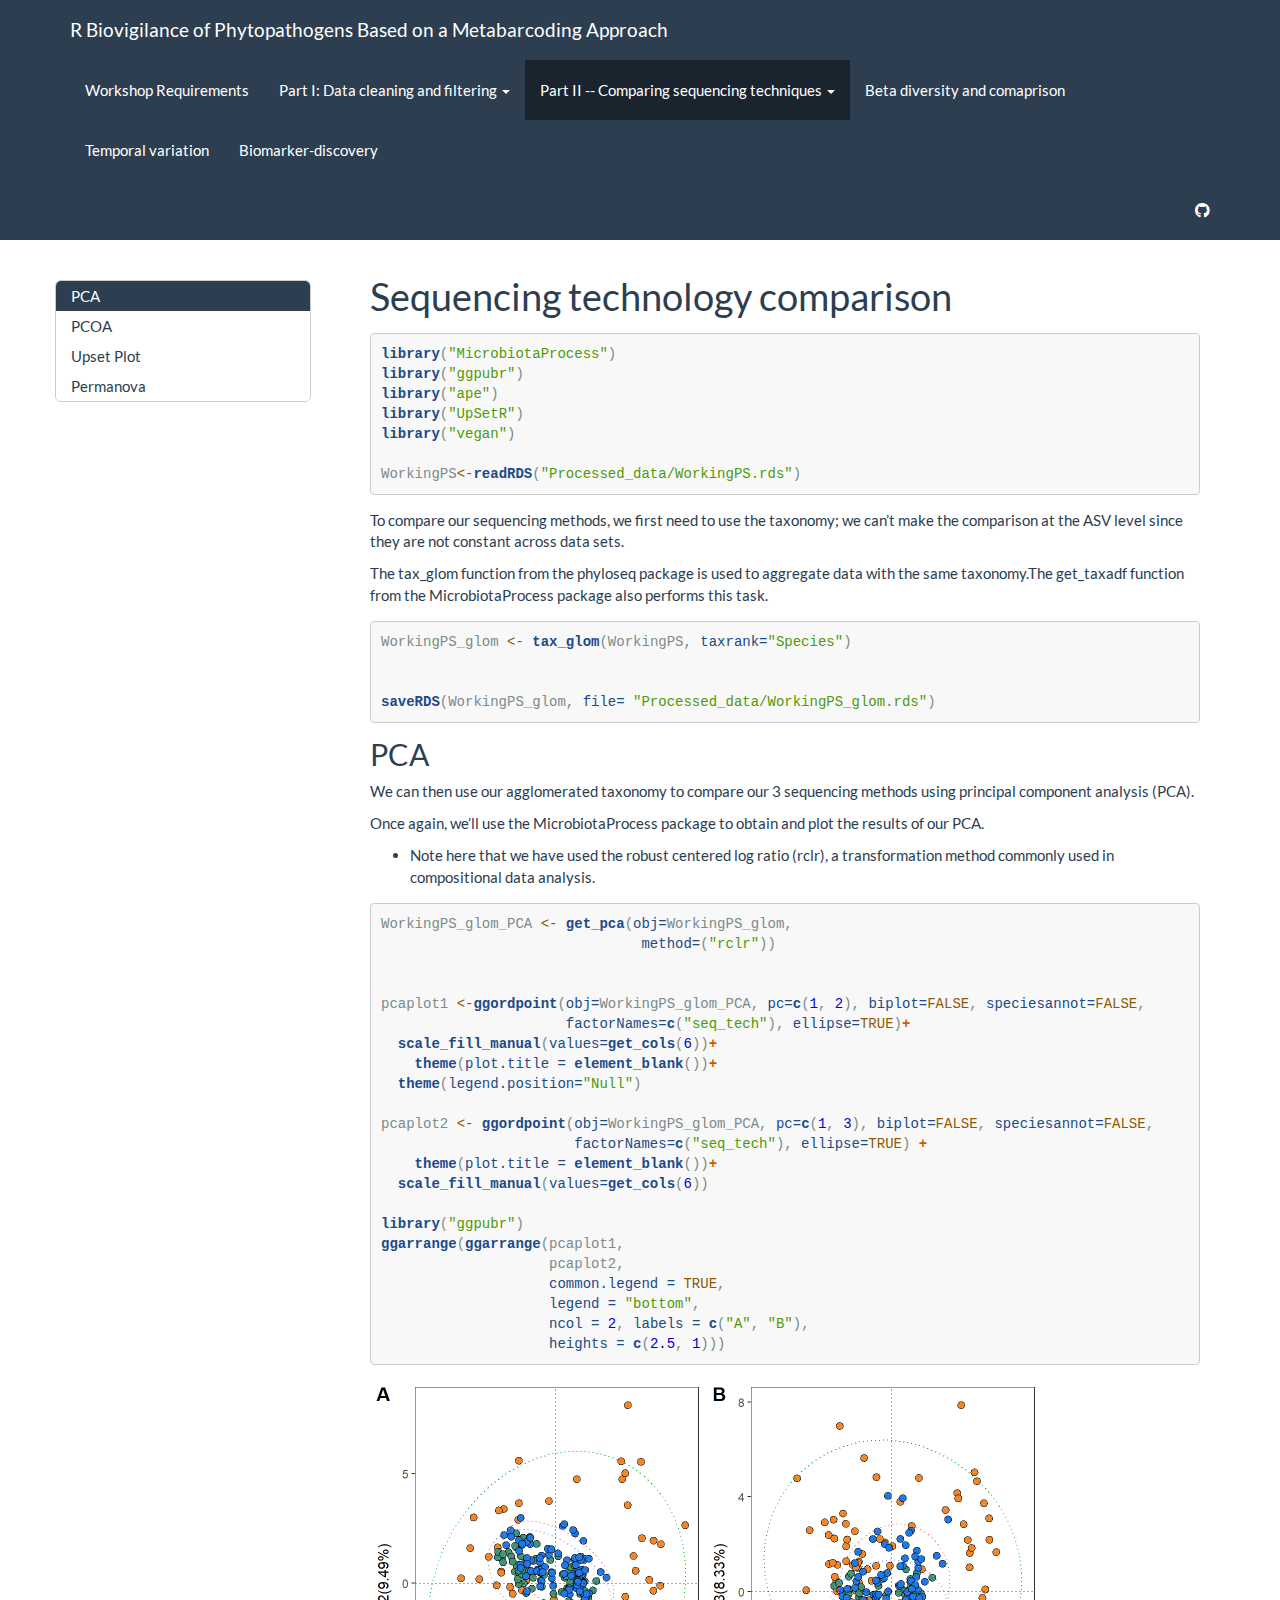
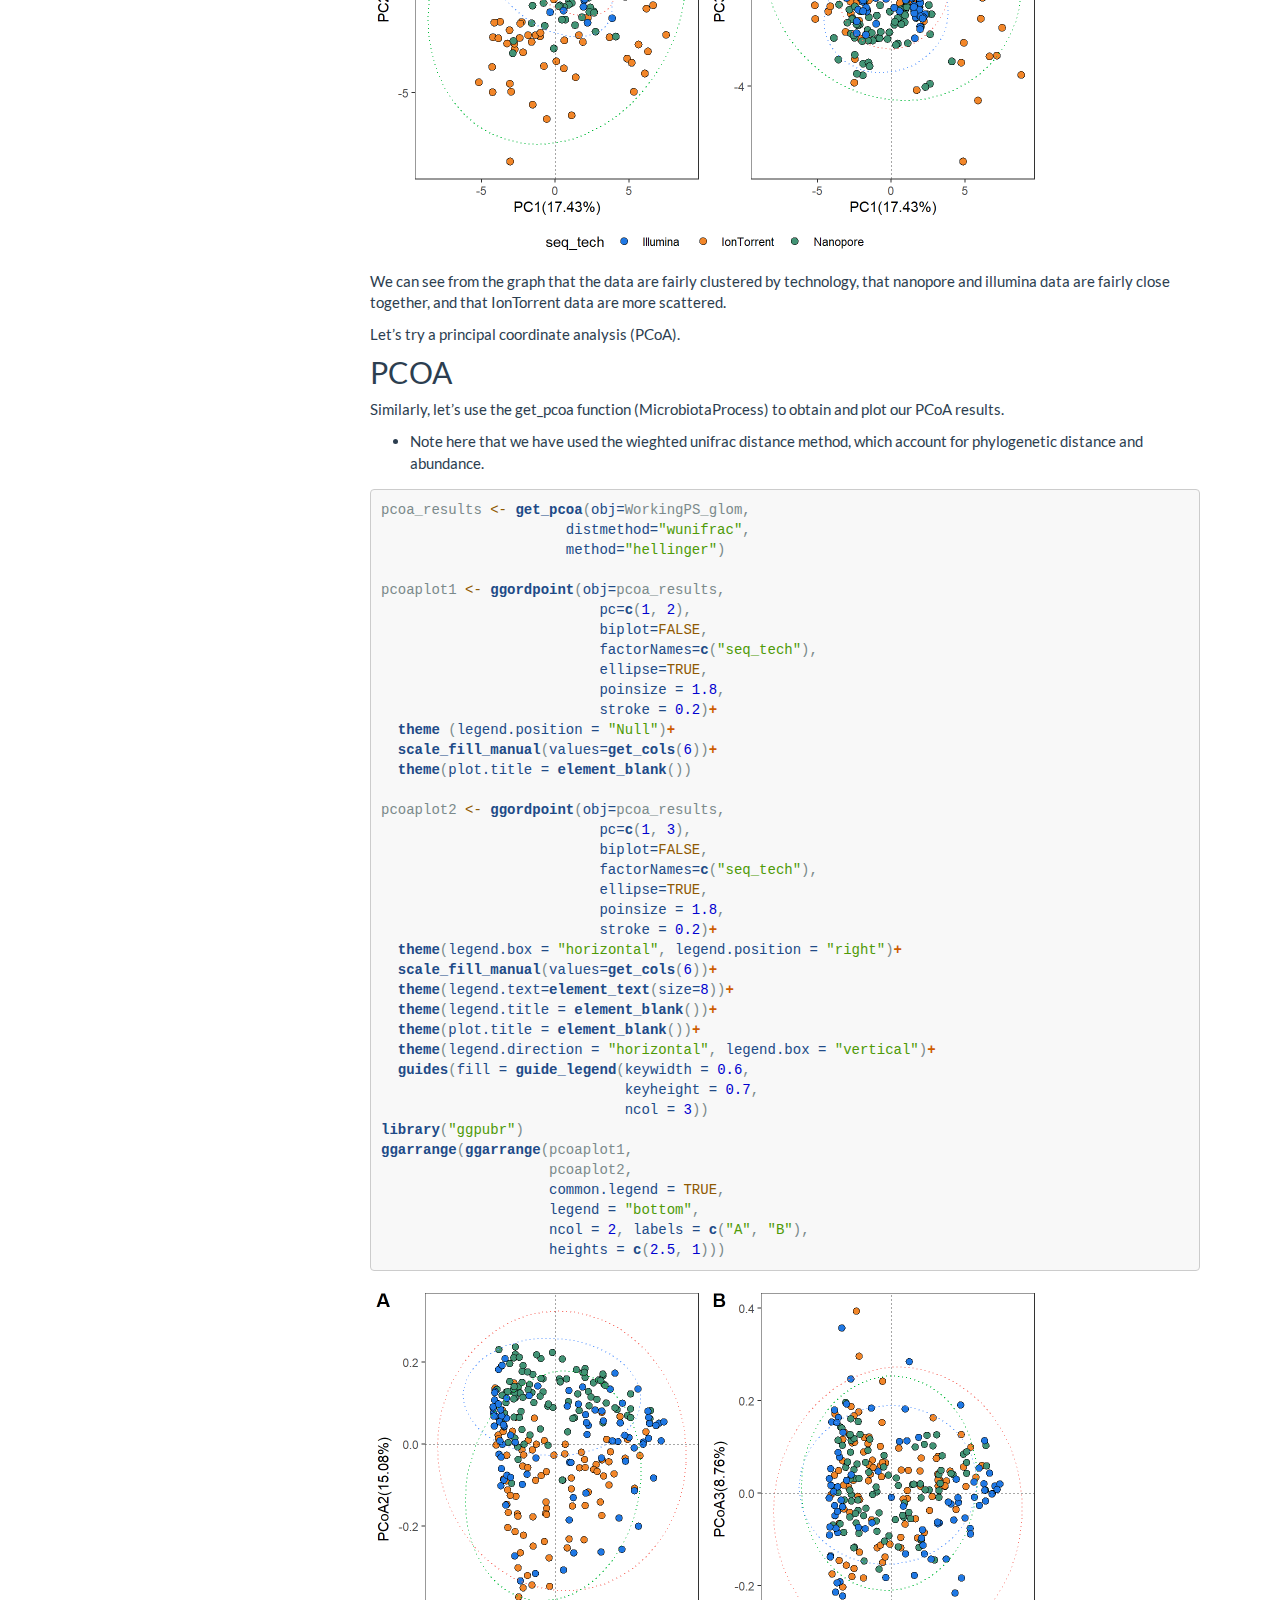
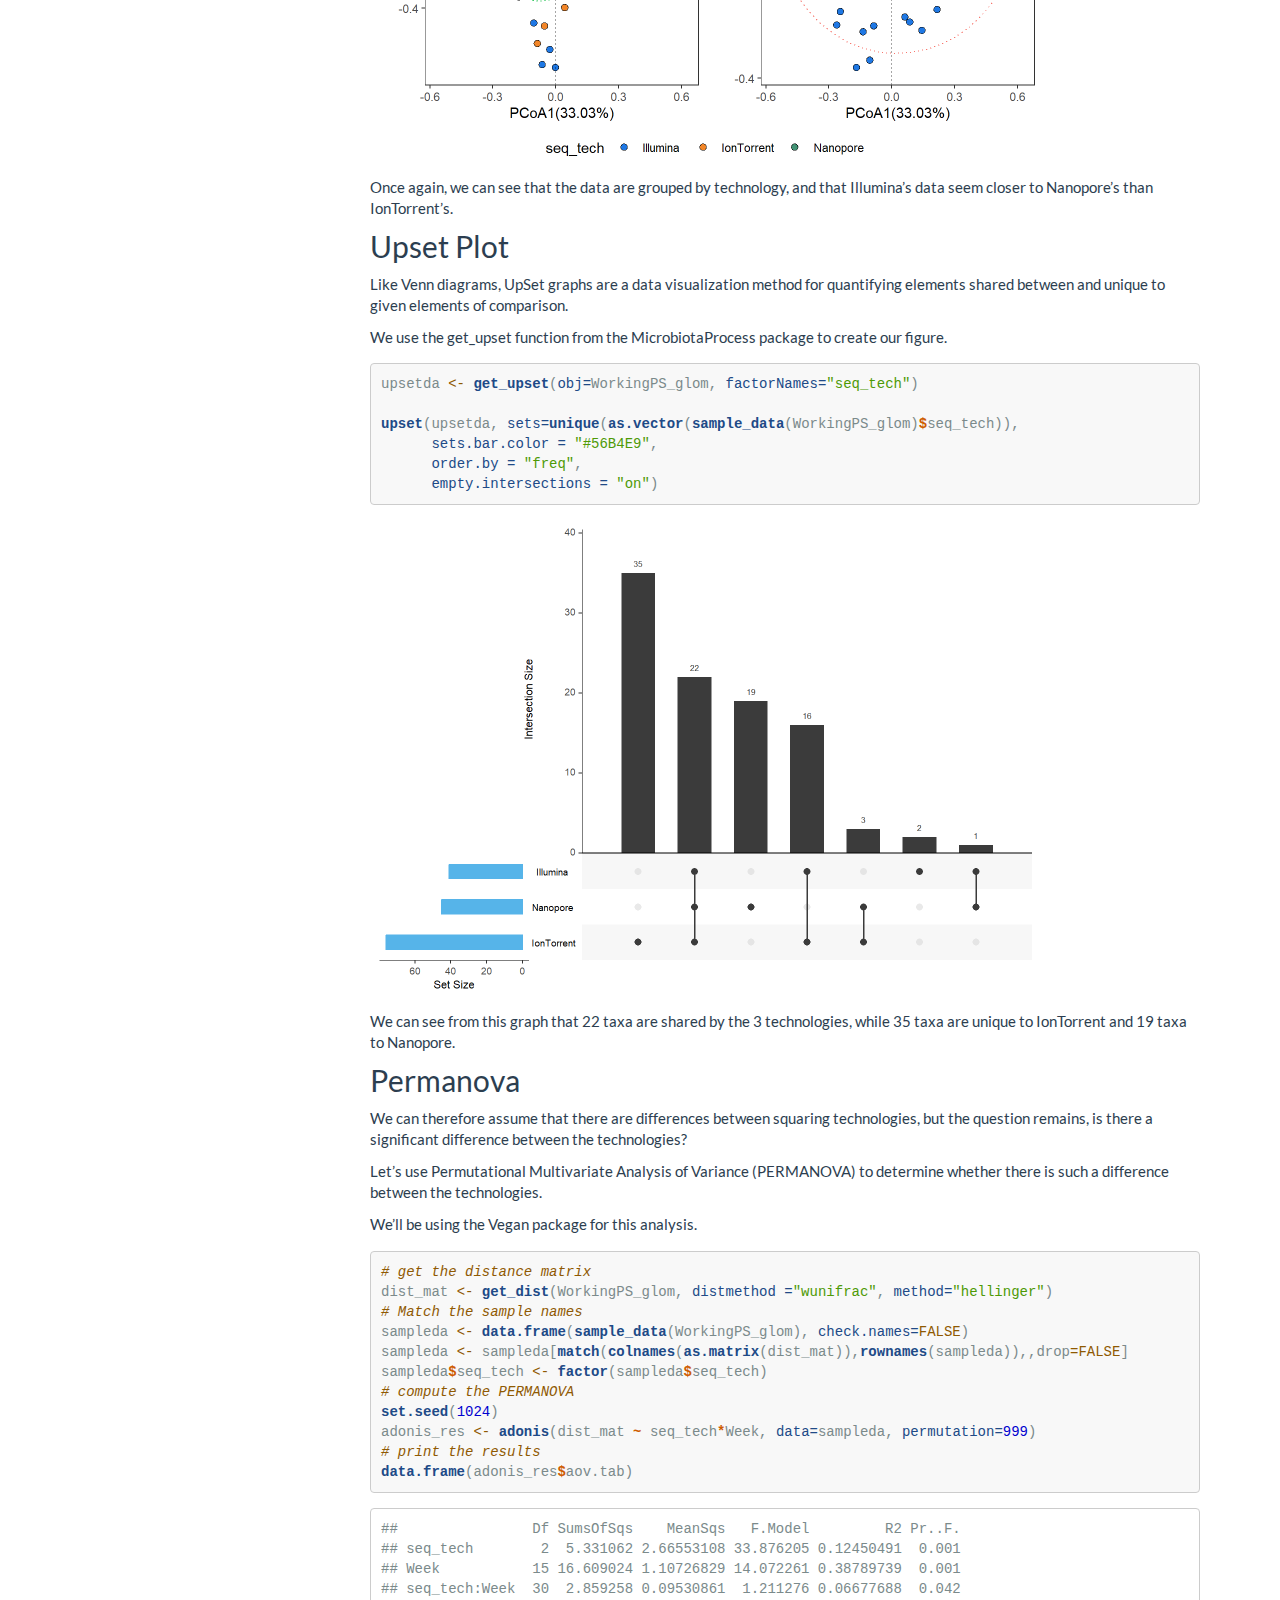
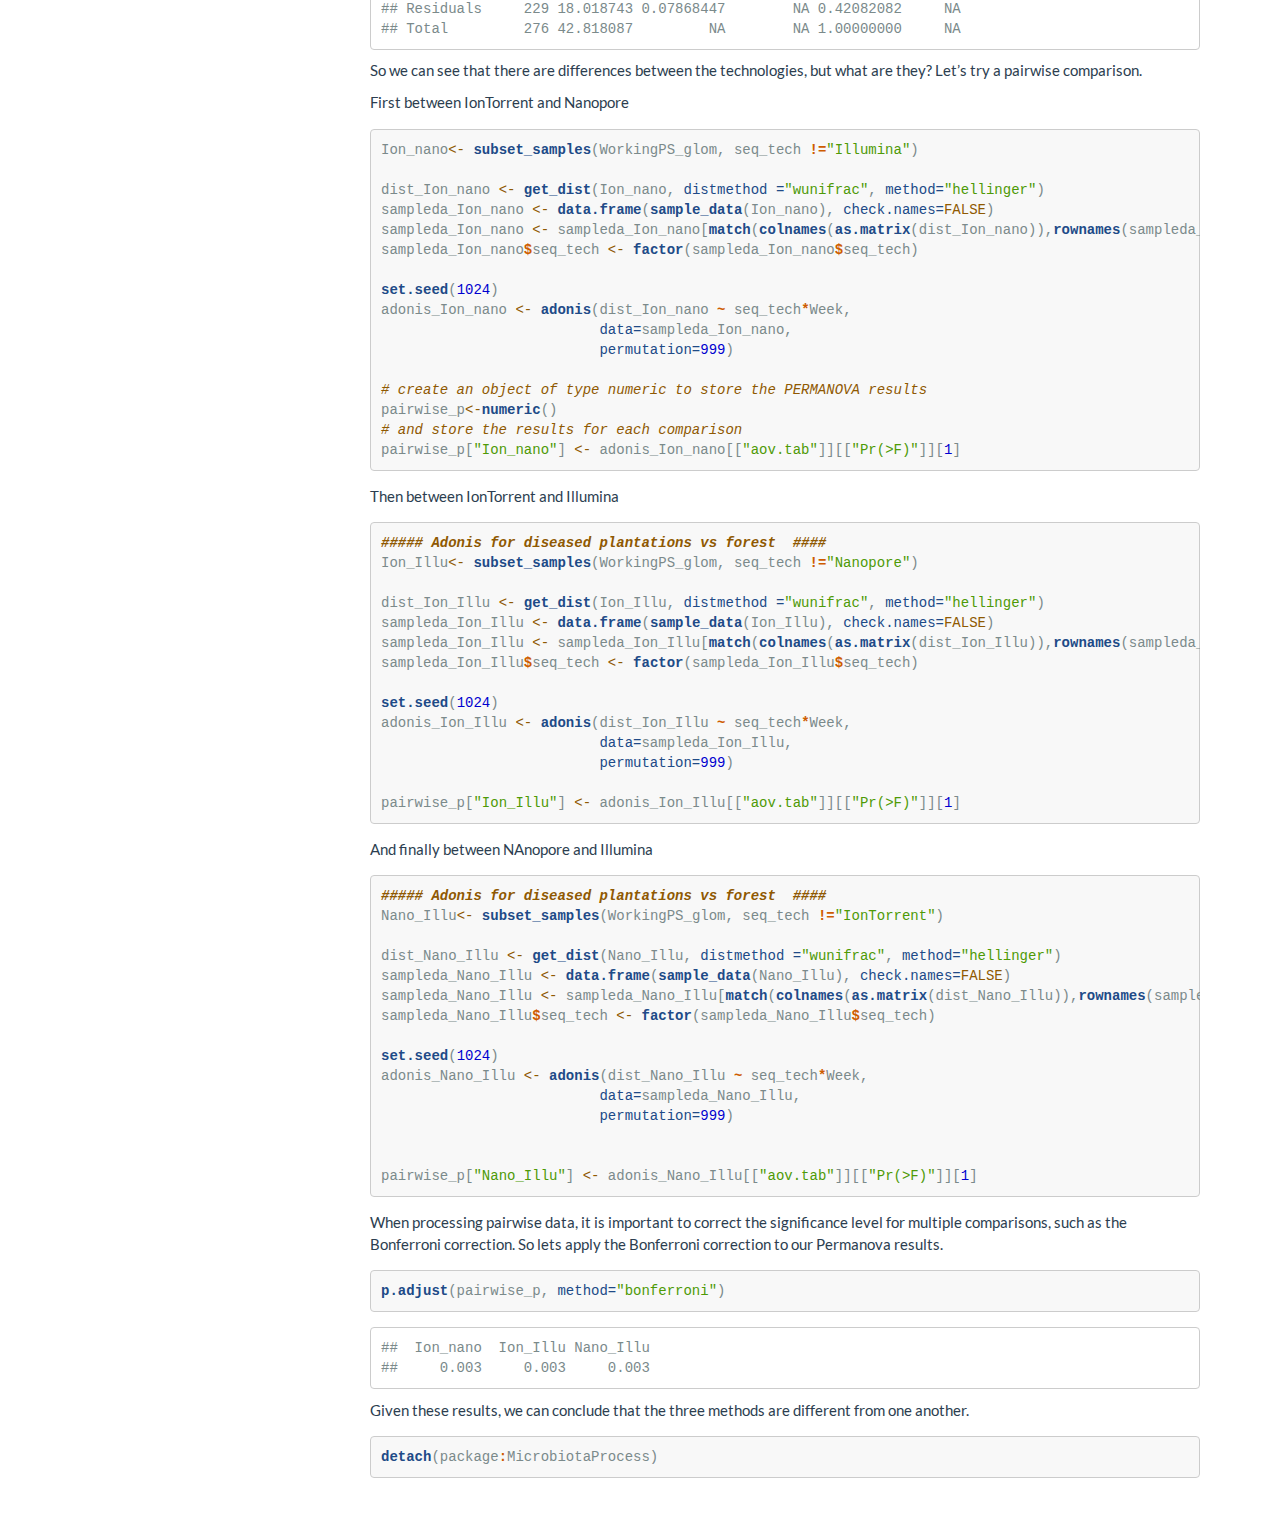
<file: 5_comparison.html>
<!DOCTYPE html>

<html>

<head>

<meta charset="utf-8" />
<meta name="generator" content="pandoc" />
<meta http-equiv="X-UA-Compatible" content="IE=EDGE" />




<title>Sequencing technology comparison</title>

<script src="site_libs/header-attrs-2.28/header-attrs.js"></script>
<script src="site_libs/jquery-3.6.0/jquery-3.6.0.min.js"></script>
<meta name="viewport" content="width=device-width, initial-scale=1" />
<link href="site_libs/bootstrap-3.3.5/css/flatly.min.css" rel="stylesheet" />
<script src="site_libs/bootstrap-3.3.5/js/bootstrap.min.js"></script>
<script src="site_libs/bootstrap-3.3.5/shim/html5shiv.min.js"></script>
<script src="site_libs/bootstrap-3.3.5/shim/respond.min.js"></script>
<style>h1 {font-size: 34px;}
       h1.title {font-size: 38px;}
       h2 {font-size: 30px;}
       h3 {font-size: 24px;}
       h4 {font-size: 18px;}
       h5 {font-size: 16px;}
       h6 {font-size: 12px;}
       code {color: inherit; background-color: rgba(0, 0, 0, 0.04);}
       pre:not([class]) { background-color: white }</style>
<script src="site_libs/jqueryui-1.13.2/jquery-ui.min.js"></script>
<link href="site_libs/tocify-1.9.1/jquery.tocify.css" rel="stylesheet" />
<script src="site_libs/tocify-1.9.1/jquery.tocify.js"></script>
<script src="site_libs/navigation-1.1/tabsets.js"></script>
<link href="site_libs/font-awesome-6.4.2/css/all.min.css" rel="stylesheet" />
<link href="site_libs/font-awesome-6.4.2/css/v4-shims.min.css" rel="stylesheet" />

<style type="text/css">
  code{white-space: pre-wrap;}
  span.smallcaps{font-variant: small-caps;}
  span.underline{text-decoration: underline;}
  div.column{display: inline-block; vertical-align: top; width: 50%;}
  div.hanging-indent{margin-left: 1.5em; text-indent: -1.5em;}
  ul.task-list{list-style: none;}
    </style>



<style type="text/css">
  code {
    white-space: pre;
  }
  .sourceCode {
    overflow: visible;
  }
</style>
<style type="text/css" data-origin="pandoc">
pre > code.sourceCode { white-space: pre; position: relative; }
pre > code.sourceCode > span { line-height: 1.25; }
pre > code.sourceCode > span:empty { height: 1.2em; }
.sourceCode { overflow: visible; }
code.sourceCode > span { color: inherit; text-decoration: inherit; }
div.sourceCode { margin: 1em 0; }
pre.sourceCode { margin: 0; }
@media screen {
div.sourceCode { overflow: auto; }
}
@media print {
pre > code.sourceCode { white-space: pre-wrap; }
pre > code.sourceCode > span { display: inline-block; text-indent: -5em; padding-left: 5em; }
}
pre.numberSource code
  { counter-reset: source-line 0; }
pre.numberSource code > span
  { position: relative; left: -4em; counter-increment: source-line; }
pre.numberSource code > span > a:first-child::before
  { content: counter(source-line);
    position: relative; left: -1em; text-align: right; vertical-align: baseline;
    border: none; display: inline-block;
    -webkit-touch-callout: none; -webkit-user-select: none;
    -khtml-user-select: none; -moz-user-select: none;
    -ms-user-select: none; user-select: none;
    padding: 0 4px; width: 4em;
    color: #aaaaaa;
  }
pre.numberSource { margin-left: 3em; border-left: 1px solid #aaaaaa;  padding-left: 4px; }
div.sourceCode
  {  background-color: #f8f8f8; }
@media screen {
pre > code.sourceCode > span > a:first-child::before { text-decoration: underline; }
}
code span.al { color: #ef2929; } /* Alert */
code span.an { color: #8f5902; font-weight: bold; font-style: italic; } /* Annotation */
code span.at { color: #204a87; } /* Attribute */
code span.bn { color: #0000cf; } /* BaseN */
code span.cf { color: #204a87; font-weight: bold; } /* ControlFlow */
code span.ch { color: #4e9a06; } /* Char */
code span.cn { color: #8f5902; } /* Constant */
code span.co { color: #8f5902; font-style: italic; } /* Comment */
code span.cv { color: #8f5902; font-weight: bold; font-style: italic; } /* CommentVar */
code span.do { color: #8f5902; font-weight: bold; font-style: italic; } /* Documentation */
code span.dt { color: #204a87; } /* DataType */
code span.dv { color: #0000cf; } /* DecVal */
code span.er { color: #a40000; font-weight: bold; } /* Error */
code span.ex { } /* Extension */
code span.fl { color: #0000cf; } /* Float */
code span.fu { color: #204a87; font-weight: bold; } /* Function */
code span.im { } /* Import */
code span.in { color: #8f5902; font-weight: bold; font-style: italic; } /* Information */
code span.kw { color: #204a87; font-weight: bold; } /* Keyword */
code span.op { color: #ce5c00; font-weight: bold; } /* Operator */
code span.ot { color: #8f5902; } /* Other */
code span.pp { color: #8f5902; font-style: italic; } /* Preprocessor */
code span.sc { color: #ce5c00; font-weight: bold; } /* SpecialChar */
code span.ss { color: #4e9a06; } /* SpecialString */
code span.st { color: #4e9a06; } /* String */
code span.va { color: #000000; } /* Variable */
code span.vs { color: #4e9a06; } /* VerbatimString */
code span.wa { color: #8f5902; font-weight: bold; font-style: italic; } /* Warning */

</style>
<script>
// apply pandoc div.sourceCode style to pre.sourceCode instead
(function() {
  var sheets = document.styleSheets;
  for (var i = 0; i < sheets.length; i++) {
    if (sheets[i].ownerNode.dataset["origin"] !== "pandoc") continue;
    try { var rules = sheets[i].cssRules; } catch (e) { continue; }
    var j = 0;
    while (j < rules.length) {
      var rule = rules[j];
      // check if there is a div.sourceCode rule
      if (rule.type !== rule.STYLE_RULE || rule.selectorText !== "div.sourceCode") {
        j++;
        continue;
      }
      var style = rule.style.cssText;
      // check if color or background-color is set
      if (rule.style.color === '' && rule.style.backgroundColor === '') {
        j++;
        continue;
      }
      // replace div.sourceCode by a pre.sourceCode rule
      sheets[i].deleteRule(j);
      sheets[i].insertRule('pre.sourceCode{' + style + '}', j);
    }
  }
})();
</script>







<style type = "text/css">
.main-container {
  max-width: 940px;
  margin-left: auto;
  margin-right: auto;
}
img {
  max-width:100%;
}
.tabbed-pane {
  padding-top: 12px;
}
.html-widget {
  margin-bottom: 20px;
}
button.code-folding-btn:focus {
  outline: none;
}
summary {
  display: list-item;
}
details > summary > p:only-child {
  display: inline;
}
pre code {
  padding: 0;
}
</style>


<style type="text/css">
.dropdown-submenu {
  position: relative;
}
.dropdown-submenu>.dropdown-menu {
  top: 0;
  left: 100%;
  margin-top: -6px;
  margin-left: -1px;
  border-radius: 0 6px 6px 6px;
}
.dropdown-submenu:hover>.dropdown-menu {
  display: block;
}
.dropdown-submenu>a:after {
  display: block;
  content: " ";
  float: right;
  width: 0;
  height: 0;
  border-color: transparent;
  border-style: solid;
  border-width: 5px 0 5px 5px;
  border-left-color: #cccccc;
  margin-top: 5px;
  margin-right: -10px;
}
.dropdown-submenu:hover>a:after {
  border-left-color: #adb5bd;
}
.dropdown-submenu.pull-left {
  float: none;
}
.dropdown-submenu.pull-left>.dropdown-menu {
  left: -100%;
  margin-left: 10px;
  border-radius: 6px 0 6px 6px;
}
</style>

<script type="text/javascript">
// manage active state of menu based on current page
$(document).ready(function () {
  // active menu anchor
  href = window.location.pathname
  href = href.substr(href.lastIndexOf('/') + 1)
  if (href === "")
    href = "index.html";
  var menuAnchor = $('a[href="' + href + '"]');

  // mark the anchor link active (and if it's in a dropdown, also mark that active)
  var dropdown = menuAnchor.closest('li.dropdown');
  if (window.bootstrap) { // Bootstrap 4+
    menuAnchor.addClass('active');
    dropdown.find('> .dropdown-toggle').addClass('active');
  } else { // Bootstrap 3
    menuAnchor.parent().addClass('active');
    dropdown.addClass('active');
  }

  // Navbar adjustments
  var navHeight = $(".navbar").first().height() + 15;
  var style = document.createElement('style');
  var pt = "padding-top: " + navHeight + "px; ";
  var mt = "margin-top: -" + navHeight + "px; ";
  var css = "";
  // offset scroll position for anchor links (for fixed navbar)
  for (var i = 1; i <= 6; i++) {
    css += ".section h" + i + "{ " + pt + mt + "}\n";
  }
  style.innerHTML = "body {" + pt + "padding-bottom: 40px; }\n" + css;
  document.head.appendChild(style);
});
</script>

<!-- tabsets -->

<style type="text/css">
.tabset-dropdown > .nav-tabs {
  display: inline-table;
  max-height: 500px;
  min-height: 44px;
  overflow-y: auto;
  border: 1px solid #ddd;
  border-radius: 4px;
}

.tabset-dropdown > .nav-tabs > li.active:before, .tabset-dropdown > .nav-tabs.nav-tabs-open:before {
  content: "\e259";
  font-family: 'Glyphicons Halflings';
  display: inline-block;
  padding: 10px;
  border-right: 1px solid #ddd;
}

.tabset-dropdown > .nav-tabs.nav-tabs-open > li.active:before {
  content: "\e258";
  font-family: 'Glyphicons Halflings';
  border: none;
}

.tabset-dropdown > .nav-tabs > li.active {
  display: block;
}

.tabset-dropdown > .nav-tabs > li > a,
.tabset-dropdown > .nav-tabs > li > a:focus,
.tabset-dropdown > .nav-tabs > li > a:hover {
  border: none;
  display: inline-block;
  border-radius: 4px;
  background-color: transparent;
}

.tabset-dropdown > .nav-tabs.nav-tabs-open > li {
  display: block;
  float: none;
}

.tabset-dropdown > .nav-tabs > li {
  display: none;
}
</style>

<!-- code folding -->



<style type="text/css">

#TOC {
  margin: 25px 0px 20px 0px;
}
@media (max-width: 768px) {
#TOC {
  position: relative;
  width: 100%;
}
}

@media print {
.toc-content {
  /* see https://github.com/w3c/csswg-drafts/issues/4434 */
  float: right;
}
}

.toc-content {
  padding-left: 30px;
  padding-right: 40px;
}

div.main-container {
  max-width: 1200px;
}

div.tocify {
  width: 20%;
  max-width: 260px;
  max-height: 85%;
}

@media (min-width: 768px) and (max-width: 991px) {
  div.tocify {
    width: 25%;
  }
}

@media (max-width: 767px) {
  div.tocify {
    width: 100%;
    max-width: none;
  }
}

.tocify ul, .tocify li {
  line-height: 20px;
}

.tocify-subheader .tocify-item {
  font-size: 0.90em;
}

.tocify .list-group-item {
  border-radius: 0px;
}


</style>



</head>

<body>


<div class="container-fluid main-container">


<!-- setup 3col/9col grid for toc_float and main content  -->
<div class="row">
<div class="col-xs-12 col-sm-4 col-md-3">
<div id="TOC" class="tocify">
</div>
</div>

<div class="toc-content col-xs-12 col-sm-8 col-md-9">




<div class="navbar navbar-default  navbar-fixed-top" role="navigation">
  <div class="container">
    <div class="navbar-header">
      <button type="button" class="navbar-toggle collapsed" data-toggle="collapse" data-bs-toggle="collapse" data-target="#navbar" data-bs-target="#navbar">
        <span class="icon-bar"></span>
        <span class="icon-bar"></span>
        <span class="icon-bar"></span>
      </button>
      <a class="navbar-brand" href="index.html">R Biovigilance of Phytopathogens Based on a Metabarcoding Approach</a>
    </div>
    <div id="navbar" class="navbar-collapse collapse">
      <ul class="nav navbar-nav">
        <li>
  <a href="setup_requirements.html">Workshop Requirements</a>
</li>
<li class="dropdown">
  <a href="#" class="dropdown-toggle" data-toggle="dropdown" role="button" data-bs-toggle="dropdown" aria-expanded="false">
    Part I: Data cleaning and filtering
     
    <span class="caret"></span>
  </a>
  <ul class="dropdown-menu" role="menu">
    <li>
      <a href="1_import_data.html">Importing data into R</a>
    </li>
    <li>
      <a href="2_preprocessing.html">Data cleaning</a>
    </li>
    <li>
      <a href="3_summaries.html">Data filtering</a>
    </li>
  </ul>
</li>
<li class="dropdown">
  <a href="#" class="dropdown-toggle" data-toggle="dropdown" role="button" data-bs-toggle="dropdown" aria-expanded="false">
    Part II -- Comparing sequencing techniques
     
    <span class="caret"></span>
  </a>
  <ul class="dropdown-menu" role="menu">
    <li>
      <a href="4_stacked_barchart.html">stacked bar charts</a>
    </li>
    <li>
      <a href="5_comparison.html">Comparisons</a>
    </li>
  </ul>
</li>
<li>
  <a href="6_Heat_map.html">Beta diversity and comaprison</a>
</li>
<li>
  <a href="7_Time_series.html">Temporal variation</a>
</li>
<li>
  <a href="8_biomarker-discovery.html">Biomarker-discovery</a>
</li>
      </ul>
      <ul class="nav navbar-nav navbar-right">
        <li>
  <a href="https://github.com/hvanderheyden/Plant_Canada_2024_workshop.github.io">
    <span class="fa fa-github"></span>
     
  </a>
</li>
      </ul>
    </div><!--/.nav-collapse -->
  </div><!--/.container -->
</div><!--/.navbar -->

<div id="header">



<h1 class="title toc-ignore">Sequencing technology comparison</h1>

</div>


<div class="sourceCode" id="cb1"><pre class="sourceCode r"><code class="sourceCode r"><span id="cb1-1"><a href="#cb1-1" tabindex="-1"></a><span class="fu">library</span>(<span class="st">&quot;MicrobiotaProcess&quot;</span>)</span>
<span id="cb1-2"><a href="#cb1-2" tabindex="-1"></a><span class="fu">library</span>(<span class="st">&quot;ggpubr&quot;</span>)</span>
<span id="cb1-3"><a href="#cb1-3" tabindex="-1"></a><span class="fu">library</span>(<span class="st">&quot;ape&quot;</span>)</span>
<span id="cb1-4"><a href="#cb1-4" tabindex="-1"></a><span class="fu">library</span>(<span class="st">&quot;UpSetR&quot;</span>)</span>
<span id="cb1-5"><a href="#cb1-5" tabindex="-1"></a><span class="fu">library</span>(<span class="st">&quot;vegan&quot;</span>)</span>
<span id="cb1-6"><a href="#cb1-6" tabindex="-1"></a></span>
<span id="cb1-7"><a href="#cb1-7" tabindex="-1"></a>WorkingPS<span class="ot">&lt;-</span><span class="fu">readRDS</span>(<span class="st">&quot;Processed_data/WorkingPS.rds&quot;</span>)</span></code></pre></div>
<p>To compare our sequencing methods, we first need to use the taxonomy;
we can’t make the comparison at the ASV level since they are not
constant across data sets.</p>
<p>The tax_glom function from the phyloseq package is used to aggregate
data with the same taxonomy.The get_taxadf function from the
MicrobiotaProcess package also performs this task.</p>
<div class="sourceCode" id="cb2"><pre class="sourceCode r"><code class="sourceCode r"><span id="cb2-1"><a href="#cb2-1" tabindex="-1"></a>WorkingPS_glom <span class="ot">&lt;-</span> <span class="fu">tax_glom</span>(WorkingPS, <span class="at">taxrank=</span><span class="st">&quot;Species&quot;</span>)</span>
<span id="cb2-2"><a href="#cb2-2" tabindex="-1"></a></span>
<span id="cb2-3"><a href="#cb2-3" tabindex="-1"></a></span>
<span id="cb2-4"><a href="#cb2-4" tabindex="-1"></a><span class="fu">saveRDS</span>(WorkingPS_glom, <span class="at">file=</span> <span class="st">&quot;Processed_data/WorkingPS_glom.rds&quot;</span>)</span></code></pre></div>
<div id="pca" class="section level2">
<h2>PCA</h2>
<p>We can then use our agglomerated taxonomy to compare our 3 sequencing
methods using principal component analysis (PCA).</p>
<p>Once again, we’ll use the MicrobiotaProcess package to obtain and
plot the results of our PCA.</p>
<ul>
<li>Note here that we have used the robust centered log ratio (rclr), a
transformation method commonly used in compositional data analysis.</li>
</ul>
<div class="sourceCode" id="cb3"><pre class="sourceCode r"><code class="sourceCode r"><span id="cb3-1"><a href="#cb3-1" tabindex="-1"></a>WorkingPS_glom_PCA <span class="ot">&lt;-</span> <span class="fu">get_pca</span>(<span class="at">obj=</span>WorkingPS_glom, </span>
<span id="cb3-2"><a href="#cb3-2" tabindex="-1"></a>                               <span class="at">method=</span>(<span class="st">&quot;rclr&quot;</span>))</span>
<span id="cb3-3"><a href="#cb3-3" tabindex="-1"></a></span>
<span id="cb3-4"><a href="#cb3-4" tabindex="-1"></a></span>
<span id="cb3-5"><a href="#cb3-5" tabindex="-1"></a>pcaplot1 <span class="ot">&lt;-</span><span class="fu">ggordpoint</span>(<span class="at">obj=</span>WorkingPS_glom_PCA, <span class="at">pc=</span><span class="fu">c</span>(<span class="dv">1</span>, <span class="dv">2</span>), <span class="at">biplot=</span><span class="cn">FALSE</span>, <span class="at">speciesannot=</span><span class="cn">FALSE</span>,</span>
<span id="cb3-6"><a href="#cb3-6" tabindex="-1"></a>                      <span class="at">factorNames=</span><span class="fu">c</span>(<span class="st">&quot;seq_tech&quot;</span>), <span class="at">ellipse=</span><span class="cn">TRUE</span>)<span class="sc">+</span></span>
<span id="cb3-7"><a href="#cb3-7" tabindex="-1"></a>  <span class="fu">scale_fill_manual</span>(<span class="at">values=</span><span class="fu">get_cols</span>(<span class="dv">6</span>))<span class="sc">+</span></span>
<span id="cb3-8"><a href="#cb3-8" tabindex="-1"></a>    <span class="fu">theme</span>(<span class="at">plot.title =</span> <span class="fu">element_blank</span>())<span class="sc">+</span></span>
<span id="cb3-9"><a href="#cb3-9" tabindex="-1"></a>  <span class="fu">theme</span>(<span class="at">legend.position=</span><span class="st">&quot;Null&quot;</span>)</span>
<span id="cb3-10"><a href="#cb3-10" tabindex="-1"></a></span>
<span id="cb3-11"><a href="#cb3-11" tabindex="-1"></a>pcaplot2 <span class="ot">&lt;-</span> <span class="fu">ggordpoint</span>(<span class="at">obj=</span>WorkingPS_glom_PCA, <span class="at">pc=</span><span class="fu">c</span>(<span class="dv">1</span>, <span class="dv">3</span>), <span class="at">biplot=</span><span class="cn">FALSE</span>, <span class="at">speciesannot=</span><span class="cn">FALSE</span>,</span>
<span id="cb3-12"><a href="#cb3-12" tabindex="-1"></a>                       <span class="at">factorNames=</span><span class="fu">c</span>(<span class="st">&quot;seq_tech&quot;</span>), <span class="at">ellipse=</span><span class="cn">TRUE</span>) <span class="sc">+</span></span>
<span id="cb3-13"><a href="#cb3-13" tabindex="-1"></a>    <span class="fu">theme</span>(<span class="at">plot.title =</span> <span class="fu">element_blank</span>())<span class="sc">+</span></span>
<span id="cb3-14"><a href="#cb3-14" tabindex="-1"></a>  <span class="fu">scale_fill_manual</span>(<span class="at">values=</span><span class="fu">get_cols</span>(<span class="dv">6</span>))</span>
<span id="cb3-15"><a href="#cb3-15" tabindex="-1"></a></span>
<span id="cb3-16"><a href="#cb3-16" tabindex="-1"></a><span class="fu">library</span>(<span class="st">&quot;ggpubr&quot;</span>)</span>
<span id="cb3-17"><a href="#cb3-17" tabindex="-1"></a><span class="fu">ggarrange</span>(<span class="fu">ggarrange</span>(pcaplot1,</span>
<span id="cb3-18"><a href="#cb3-18" tabindex="-1"></a>                    pcaplot2,</span>
<span id="cb3-19"><a href="#cb3-19" tabindex="-1"></a>                    <span class="at">common.legend =</span> <span class="cn">TRUE</span>,</span>
<span id="cb3-20"><a href="#cb3-20" tabindex="-1"></a>                    <span class="at">legend =</span> <span class="st">&quot;bottom&quot;</span>,</span>
<span id="cb3-21"><a href="#cb3-21" tabindex="-1"></a>                    <span class="at">ncol =</span> <span class="dv">2</span>, <span class="at">labels =</span> <span class="fu">c</span>(<span class="st">&quot;A&quot;</span>, <span class="st">&quot;B&quot;</span>),</span>
<span id="cb3-22"><a href="#cb3-22" tabindex="-1"></a>                    <span class="at">heights =</span> <span class="fu">c</span>(<span class="fl">2.5</span>, <span class="dv">1</span>)))</span></code></pre></div>
<p><img src="5_comparison_files/figure-html/unnamed-chunk-4-1.png" width="672" /></p>
<p>We can see from the graph that the data are fairly clustered by
technology, that nanopore and illumina data are fairly close together,
and that IonTorrent data are more scattered.</p>
<p>Let’s try a principal coordinate analysis (PCoA).</p>
</div>
<div id="pcoa" class="section level2">
<h2>PCOA</h2>
<p>Similarly, let’s use the get_pcoa function (MicrobiotaProcess) to
obtain and plot our PCoA results.</p>
<ul>
<li>Note here that we have used the wieghted unifrac distance method,
which account for phylogenetic distance and abundance.</li>
</ul>
<div class="sourceCode" id="cb4"><pre class="sourceCode r"><code class="sourceCode r"><span id="cb4-1"><a href="#cb4-1" tabindex="-1"></a>pcoa_results <span class="ot">&lt;-</span> <span class="fu">get_pcoa</span>(<span class="at">obj=</span>WorkingPS_glom, </span>
<span id="cb4-2"><a href="#cb4-2" tabindex="-1"></a>                      <span class="at">distmethod=</span><span class="st">&quot;wunifrac&quot;</span>, </span>
<span id="cb4-3"><a href="#cb4-3" tabindex="-1"></a>                      <span class="at">method=</span><span class="st">&quot;hellinger&quot;</span>)</span>
<span id="cb4-4"><a href="#cb4-4" tabindex="-1"></a></span>
<span id="cb4-5"><a href="#cb4-5" tabindex="-1"></a>pcoaplot1 <span class="ot">&lt;-</span> <span class="fu">ggordpoint</span>(<span class="at">obj=</span>pcoa_results,</span>
<span id="cb4-6"><a href="#cb4-6" tabindex="-1"></a>                          <span class="at">pc=</span><span class="fu">c</span>(<span class="dv">1</span>, <span class="dv">2</span>),</span>
<span id="cb4-7"><a href="#cb4-7" tabindex="-1"></a>                          <span class="at">biplot=</span><span class="cn">FALSE</span>,</span>
<span id="cb4-8"><a href="#cb4-8" tabindex="-1"></a>                          <span class="at">factorNames=</span><span class="fu">c</span>(<span class="st">&quot;seq_tech&quot;</span>), </span>
<span id="cb4-9"><a href="#cb4-9" tabindex="-1"></a>                          <span class="at">ellipse=</span><span class="cn">TRUE</span>,</span>
<span id="cb4-10"><a href="#cb4-10" tabindex="-1"></a>                          <span class="at">poinsize =</span> <span class="fl">1.8</span>,</span>
<span id="cb4-11"><a href="#cb4-11" tabindex="-1"></a>                          <span class="at">stroke =</span> <span class="fl">0.2</span>)<span class="sc">+</span></span>
<span id="cb4-12"><a href="#cb4-12" tabindex="-1"></a>  <span class="fu">theme</span> (<span class="at">legend.position =</span> <span class="st">&quot;Null&quot;</span>)<span class="sc">+</span></span>
<span id="cb4-13"><a href="#cb4-13" tabindex="-1"></a>  <span class="fu">scale_fill_manual</span>(<span class="at">values=</span><span class="fu">get_cols</span>(<span class="dv">6</span>))<span class="sc">+</span></span>
<span id="cb4-14"><a href="#cb4-14" tabindex="-1"></a>  <span class="fu">theme</span>(<span class="at">plot.title =</span> <span class="fu">element_blank</span>())</span>
<span id="cb4-15"><a href="#cb4-15" tabindex="-1"></a></span>
<span id="cb4-16"><a href="#cb4-16" tabindex="-1"></a>pcoaplot2 <span class="ot">&lt;-</span> <span class="fu">ggordpoint</span>(<span class="at">obj=</span>pcoa_results,</span>
<span id="cb4-17"><a href="#cb4-17" tabindex="-1"></a>                          <span class="at">pc=</span><span class="fu">c</span>(<span class="dv">1</span>, <span class="dv">3</span>),</span>
<span id="cb4-18"><a href="#cb4-18" tabindex="-1"></a>                          <span class="at">biplot=</span><span class="cn">FALSE</span>,</span>
<span id="cb4-19"><a href="#cb4-19" tabindex="-1"></a>                          <span class="at">factorNames=</span><span class="fu">c</span>(<span class="st">&quot;seq_tech&quot;</span>), </span>
<span id="cb4-20"><a href="#cb4-20" tabindex="-1"></a>                          <span class="at">ellipse=</span><span class="cn">TRUE</span>,</span>
<span id="cb4-21"><a href="#cb4-21" tabindex="-1"></a>                          <span class="at">poinsize =</span> <span class="fl">1.8</span>,</span>
<span id="cb4-22"><a href="#cb4-22" tabindex="-1"></a>                          <span class="at">stroke =</span> <span class="fl">0.2</span>)<span class="sc">+</span></span>
<span id="cb4-23"><a href="#cb4-23" tabindex="-1"></a>  <span class="fu">theme</span>(<span class="at">legend.box =</span> <span class="st">&quot;horizontal&quot;</span>, <span class="at">legend.position =</span> <span class="st">&quot;right&quot;</span>)<span class="sc">+</span></span>
<span id="cb4-24"><a href="#cb4-24" tabindex="-1"></a>  <span class="fu">scale_fill_manual</span>(<span class="at">values=</span><span class="fu">get_cols</span>(<span class="dv">6</span>))<span class="sc">+</span></span>
<span id="cb4-25"><a href="#cb4-25" tabindex="-1"></a>  <span class="fu">theme</span>(<span class="at">legend.text=</span><span class="fu">element_text</span>(<span class="at">size=</span><span class="dv">8</span>))<span class="sc">+</span></span>
<span id="cb4-26"><a href="#cb4-26" tabindex="-1"></a>  <span class="fu">theme</span>(<span class="at">legend.title =</span> <span class="fu">element_blank</span>())<span class="sc">+</span> </span>
<span id="cb4-27"><a href="#cb4-27" tabindex="-1"></a>  <span class="fu">theme</span>(<span class="at">plot.title =</span> <span class="fu">element_blank</span>())<span class="sc">+</span></span>
<span id="cb4-28"><a href="#cb4-28" tabindex="-1"></a>  <span class="fu">theme</span>(<span class="at">legend.direction =</span> <span class="st">&quot;horizontal&quot;</span>, <span class="at">legend.box =</span> <span class="st">&quot;vertical&quot;</span>)<span class="sc">+</span></span>
<span id="cb4-29"><a href="#cb4-29" tabindex="-1"></a>  <span class="fu">guides</span>(<span class="at">fill =</span> <span class="fu">guide_legend</span>(<span class="at">keywidth =</span> <span class="fl">0.6</span>, </span>
<span id="cb4-30"><a href="#cb4-30" tabindex="-1"></a>                             <span class="at">keyheight =</span> <span class="fl">0.7</span>,</span>
<span id="cb4-31"><a href="#cb4-31" tabindex="-1"></a>                             <span class="at">ncol =</span> <span class="dv">3</span>))</span>
<span id="cb4-32"><a href="#cb4-32" tabindex="-1"></a><span class="fu">library</span>(<span class="st">&quot;ggpubr&quot;</span>)</span>
<span id="cb4-33"><a href="#cb4-33" tabindex="-1"></a><span class="fu">ggarrange</span>(<span class="fu">ggarrange</span>(pcoaplot1,</span>
<span id="cb4-34"><a href="#cb4-34" tabindex="-1"></a>                    pcoaplot2,</span>
<span id="cb4-35"><a href="#cb4-35" tabindex="-1"></a>                    <span class="at">common.legend =</span> <span class="cn">TRUE</span>,</span>
<span id="cb4-36"><a href="#cb4-36" tabindex="-1"></a>                    <span class="at">legend =</span> <span class="st">&quot;bottom&quot;</span>,</span>
<span id="cb4-37"><a href="#cb4-37" tabindex="-1"></a>                    <span class="at">ncol =</span> <span class="dv">2</span>, <span class="at">labels =</span> <span class="fu">c</span>(<span class="st">&quot;A&quot;</span>, <span class="st">&quot;B&quot;</span>),</span>
<span id="cb4-38"><a href="#cb4-38" tabindex="-1"></a>                    <span class="at">heights =</span> <span class="fu">c</span>(<span class="fl">2.5</span>, <span class="dv">1</span>)))</span></code></pre></div>
<p><img src="5_comparison_files/figure-html/unnamed-chunk-5-1.png" width="672" /></p>
<p>Once again, we can see that the data are grouped by technology, and
that Illumina’s data seem closer to Nanopore’s than IonTorrent’s.</p>
</div>
<div id="upset-plot" class="section level2">
<h2>Upset Plot</h2>
<p>Like Venn diagrams, UpSet graphs are a data visualization method for
quantifying elements shared between and unique to given elements of
comparison.</p>
<p>We use the get_upset function from the MicrobiotaProcess package to
create our figure.</p>
<div class="sourceCode" id="cb5"><pre class="sourceCode r"><code class="sourceCode r"><span id="cb5-1"><a href="#cb5-1" tabindex="-1"></a>upsetda <span class="ot">&lt;-</span> <span class="fu">get_upset</span>(<span class="at">obj=</span>WorkingPS_glom, <span class="at">factorNames=</span><span class="st">&quot;seq_tech&quot;</span>)</span>
<span id="cb5-2"><a href="#cb5-2" tabindex="-1"></a></span>
<span id="cb5-3"><a href="#cb5-3" tabindex="-1"></a><span class="fu">upset</span>(upsetda, <span class="at">sets=</span><span class="fu">unique</span>(<span class="fu">as.vector</span>(<span class="fu">sample_data</span>(WorkingPS_glom)<span class="sc">$</span>seq_tech)), </span>
<span id="cb5-4"><a href="#cb5-4" tabindex="-1"></a>      <span class="at">sets.bar.color =</span> <span class="st">&quot;#56B4E9&quot;</span>,</span>
<span id="cb5-5"><a href="#cb5-5" tabindex="-1"></a>      <span class="at">order.by =</span> <span class="st">&quot;freq&quot;</span>, </span>
<span id="cb5-6"><a href="#cb5-6" tabindex="-1"></a>      <span class="at">empty.intersections =</span> <span class="st">&quot;on&quot;</span>)</span></code></pre></div>
<p><img src="5_comparison_files/figure-html/unnamed-chunk-6-1.png" width="672" /></p>
<p>We can see from this graph that 22 taxa are shared by the 3
technologies, while 35 taxa are unique to IonTorrent and 19 taxa to
Nanopore.</p>
</div>
<div id="permanova" class="section level2">
<h2>Permanova</h2>
<p>We can therefore assume that there are differences between squaring
technologies, but the question remains, is there a significant
difference between the technologies?</p>
<p>Let’s use Permutational Multivariate Analysis of Variance (PERMANOVA)
to determine whether there is such a difference between the
technologies.</p>
<p>We’ll be using the Vegan package for this analysis.</p>
<div class="sourceCode" id="cb6"><pre class="sourceCode r"><code class="sourceCode r"><span id="cb6-1"><a href="#cb6-1" tabindex="-1"></a><span class="co"># get the distance matrix </span></span>
<span id="cb6-2"><a href="#cb6-2" tabindex="-1"></a>dist_mat <span class="ot">&lt;-</span> <span class="fu">get_dist</span>(WorkingPS_glom, <span class="at">distmethod =</span><span class="st">&quot;wunifrac&quot;</span>, <span class="at">method=</span><span class="st">&quot;hellinger&quot;</span>)</span>
<span id="cb6-3"><a href="#cb6-3" tabindex="-1"></a><span class="co"># Match the sample names </span></span>
<span id="cb6-4"><a href="#cb6-4" tabindex="-1"></a>sampleda <span class="ot">&lt;-</span> <span class="fu">data.frame</span>(<span class="fu">sample_data</span>(WorkingPS_glom), <span class="at">check.names=</span><span class="cn">FALSE</span>)</span>
<span id="cb6-5"><a href="#cb6-5" tabindex="-1"></a>sampleda <span class="ot">&lt;-</span> sampleda[<span class="fu">match</span>(<span class="fu">colnames</span>(<span class="fu">as.matrix</span>(dist_mat)),<span class="fu">rownames</span>(sampleda)),,drop<span class="ot">=</span><span class="cn">FALSE</span>]</span>
<span id="cb6-6"><a href="#cb6-6" tabindex="-1"></a>sampleda<span class="sc">$</span>seq_tech <span class="ot">&lt;-</span> <span class="fu">factor</span>(sampleda<span class="sc">$</span>seq_tech)</span>
<span id="cb6-7"><a href="#cb6-7" tabindex="-1"></a><span class="co"># compute the PERMANOVA </span></span>
<span id="cb6-8"><a href="#cb6-8" tabindex="-1"></a><span class="fu">set.seed</span>(<span class="dv">1024</span>)</span>
<span id="cb6-9"><a href="#cb6-9" tabindex="-1"></a>adonis_res <span class="ot">&lt;-</span> <span class="fu">adonis</span>(dist_mat <span class="sc">~</span> seq_tech<span class="sc">*</span>Week, <span class="at">data=</span>sampleda, <span class="at">permutation=</span><span class="dv">999</span>)</span>
<span id="cb6-10"><a href="#cb6-10" tabindex="-1"></a><span class="co"># print the results</span></span>
<span id="cb6-11"><a href="#cb6-11" tabindex="-1"></a><span class="fu">data.frame</span>(adonis_res<span class="sc">$</span>aov.tab)</span></code></pre></div>
<pre><code>##                Df SumsOfSqs    MeanSqs   F.Model         R2 Pr..F.
## seq_tech        2  5.331062 2.66553108 33.876205 0.12450491  0.001
## Week           15 16.609024 1.10726829 14.072261 0.38789739  0.001
## seq_tech:Week  30  2.859258 0.09530861  1.211276 0.06677688  0.042
## Residuals     229 18.018743 0.07868447        NA 0.42082082     NA
## Total         276 42.818087         NA        NA 1.00000000     NA</code></pre>
<p>So we can see that there are differences between the technologies,
but what are they? Let’s try a pairwise comparison.</p>
<p>First between IonTorrent and Nanopore</p>
<div class="sourceCode" id="cb8"><pre class="sourceCode r"><code class="sourceCode r"><span id="cb8-1"><a href="#cb8-1" tabindex="-1"></a>Ion_nano<span class="ot">&lt;-</span> <span class="fu">subset_samples</span>(WorkingPS_glom, seq_tech <span class="sc">!=</span><span class="st">&quot;Illumina&quot;</span>)</span>
<span id="cb8-2"><a href="#cb8-2" tabindex="-1"></a></span>
<span id="cb8-3"><a href="#cb8-3" tabindex="-1"></a>dist_Ion_nano <span class="ot">&lt;-</span> <span class="fu">get_dist</span>(Ion_nano, <span class="at">distmethod =</span><span class="st">&quot;wunifrac&quot;</span>, <span class="at">method=</span><span class="st">&quot;hellinger&quot;</span>)</span>
<span id="cb8-4"><a href="#cb8-4" tabindex="-1"></a>sampleda_Ion_nano <span class="ot">&lt;-</span> <span class="fu">data.frame</span>(<span class="fu">sample_data</span>(Ion_nano), <span class="at">check.names=</span><span class="cn">FALSE</span>)</span>
<span id="cb8-5"><a href="#cb8-5" tabindex="-1"></a>sampleda_Ion_nano <span class="ot">&lt;-</span> sampleda_Ion_nano[<span class="fu">match</span>(<span class="fu">colnames</span>(<span class="fu">as.matrix</span>(dist_Ion_nano)),<span class="fu">rownames</span>(sampleda_Ion_nano)),,drop<span class="ot">=</span><span class="cn">FALSE</span>]</span>
<span id="cb8-6"><a href="#cb8-6" tabindex="-1"></a>sampleda_Ion_nano<span class="sc">$</span>seq_tech <span class="ot">&lt;-</span> <span class="fu">factor</span>(sampleda_Ion_nano<span class="sc">$</span>seq_tech)</span>
<span id="cb8-7"><a href="#cb8-7" tabindex="-1"></a></span>
<span id="cb8-8"><a href="#cb8-8" tabindex="-1"></a><span class="fu">set.seed</span>(<span class="dv">1024</span>)</span>
<span id="cb8-9"><a href="#cb8-9" tabindex="-1"></a>adonis_Ion_nano <span class="ot">&lt;-</span> <span class="fu">adonis</span>(dist_Ion_nano <span class="sc">~</span> seq_tech<span class="sc">*</span>Week, </span>
<span id="cb8-10"><a href="#cb8-10" tabindex="-1"></a>                          <span class="at">data=</span>sampleda_Ion_nano, </span>
<span id="cb8-11"><a href="#cb8-11" tabindex="-1"></a>                          <span class="at">permutation=</span><span class="dv">999</span>)</span>
<span id="cb8-12"><a href="#cb8-12" tabindex="-1"></a></span>
<span id="cb8-13"><a href="#cb8-13" tabindex="-1"></a><span class="co"># create an object of type numeric to store the PERMANOVA results </span></span>
<span id="cb8-14"><a href="#cb8-14" tabindex="-1"></a>pairwise_p<span class="ot">&lt;-</span><span class="fu">numeric</span>()</span>
<span id="cb8-15"><a href="#cb8-15" tabindex="-1"></a><span class="co"># and store the results for each comparison</span></span>
<span id="cb8-16"><a href="#cb8-16" tabindex="-1"></a>pairwise_p[<span class="st">&quot;Ion_nano&quot;</span>] <span class="ot">&lt;-</span> adonis_Ion_nano[[<span class="st">&quot;aov.tab&quot;</span>]][[<span class="st">&quot;Pr(&gt;F)&quot;</span>]][<span class="dv">1</span>]</span></code></pre></div>
<p>Then between IonTorrent and Illumina</p>
<div class="sourceCode" id="cb9"><pre class="sourceCode r"><code class="sourceCode r"><span id="cb9-1"><a href="#cb9-1" tabindex="-1"></a><span class="do">##### Adonis for diseased plantations vs forest  ####</span></span>
<span id="cb9-2"><a href="#cb9-2" tabindex="-1"></a>Ion_Illu<span class="ot">&lt;-</span> <span class="fu">subset_samples</span>(WorkingPS_glom, seq_tech <span class="sc">!=</span><span class="st">&quot;Nanopore&quot;</span>)</span>
<span id="cb9-3"><a href="#cb9-3" tabindex="-1"></a></span>
<span id="cb9-4"><a href="#cb9-4" tabindex="-1"></a>dist_Ion_Illu <span class="ot">&lt;-</span> <span class="fu">get_dist</span>(Ion_Illu, <span class="at">distmethod =</span><span class="st">&quot;wunifrac&quot;</span>, <span class="at">method=</span><span class="st">&quot;hellinger&quot;</span>)</span>
<span id="cb9-5"><a href="#cb9-5" tabindex="-1"></a>sampleda_Ion_Illu <span class="ot">&lt;-</span> <span class="fu">data.frame</span>(<span class="fu">sample_data</span>(Ion_Illu), <span class="at">check.names=</span><span class="cn">FALSE</span>)</span>
<span id="cb9-6"><a href="#cb9-6" tabindex="-1"></a>sampleda_Ion_Illu <span class="ot">&lt;-</span> sampleda_Ion_Illu[<span class="fu">match</span>(<span class="fu">colnames</span>(<span class="fu">as.matrix</span>(dist_Ion_Illu)),<span class="fu">rownames</span>(sampleda_Ion_Illu)),,drop<span class="ot">=</span><span class="cn">FALSE</span>]</span>
<span id="cb9-7"><a href="#cb9-7" tabindex="-1"></a>sampleda_Ion_Illu<span class="sc">$</span>seq_tech <span class="ot">&lt;-</span> <span class="fu">factor</span>(sampleda_Ion_Illu<span class="sc">$</span>seq_tech)</span>
<span id="cb9-8"><a href="#cb9-8" tabindex="-1"></a></span>
<span id="cb9-9"><a href="#cb9-9" tabindex="-1"></a><span class="fu">set.seed</span>(<span class="dv">1024</span>)</span>
<span id="cb9-10"><a href="#cb9-10" tabindex="-1"></a>adonis_Ion_Illu <span class="ot">&lt;-</span> <span class="fu">adonis</span>(dist_Ion_Illu <span class="sc">~</span> seq_tech<span class="sc">*</span>Week, </span>
<span id="cb9-11"><a href="#cb9-11" tabindex="-1"></a>                          <span class="at">data=</span>sampleda_Ion_Illu, </span>
<span id="cb9-12"><a href="#cb9-12" tabindex="-1"></a>                          <span class="at">permutation=</span><span class="dv">999</span>)</span>
<span id="cb9-13"><a href="#cb9-13" tabindex="-1"></a></span>
<span id="cb9-14"><a href="#cb9-14" tabindex="-1"></a>pairwise_p[<span class="st">&quot;Ion_Illu&quot;</span>] <span class="ot">&lt;-</span> adonis_Ion_Illu[[<span class="st">&quot;aov.tab&quot;</span>]][[<span class="st">&quot;Pr(&gt;F)&quot;</span>]][<span class="dv">1</span>]</span></code></pre></div>
<p>And finally between NAnopore and Illumina</p>
<div class="sourceCode" id="cb10"><pre class="sourceCode r"><code class="sourceCode r"><span id="cb10-1"><a href="#cb10-1" tabindex="-1"></a><span class="do">##### Adonis for diseased plantations vs forest  ####</span></span>
<span id="cb10-2"><a href="#cb10-2" tabindex="-1"></a>Nano_Illu<span class="ot">&lt;-</span> <span class="fu">subset_samples</span>(WorkingPS_glom, seq_tech <span class="sc">!=</span><span class="st">&quot;IonTorrent&quot;</span>)</span>
<span id="cb10-3"><a href="#cb10-3" tabindex="-1"></a></span>
<span id="cb10-4"><a href="#cb10-4" tabindex="-1"></a>dist_Nano_Illu <span class="ot">&lt;-</span> <span class="fu">get_dist</span>(Nano_Illu, <span class="at">distmethod =</span><span class="st">&quot;wunifrac&quot;</span>, <span class="at">method=</span><span class="st">&quot;hellinger&quot;</span>)</span>
<span id="cb10-5"><a href="#cb10-5" tabindex="-1"></a>sampleda_Nano_Illu <span class="ot">&lt;-</span> <span class="fu">data.frame</span>(<span class="fu">sample_data</span>(Nano_Illu), <span class="at">check.names=</span><span class="cn">FALSE</span>)</span>
<span id="cb10-6"><a href="#cb10-6" tabindex="-1"></a>sampleda_Nano_Illu <span class="ot">&lt;-</span> sampleda_Nano_Illu[<span class="fu">match</span>(<span class="fu">colnames</span>(<span class="fu">as.matrix</span>(dist_Nano_Illu)),<span class="fu">rownames</span>(sampleda_Nano_Illu)),,drop<span class="ot">=</span><span class="cn">FALSE</span>]</span>
<span id="cb10-7"><a href="#cb10-7" tabindex="-1"></a>sampleda_Nano_Illu<span class="sc">$</span>seq_tech <span class="ot">&lt;-</span> <span class="fu">factor</span>(sampleda_Nano_Illu<span class="sc">$</span>seq_tech)</span>
<span id="cb10-8"><a href="#cb10-8" tabindex="-1"></a></span>
<span id="cb10-9"><a href="#cb10-9" tabindex="-1"></a><span class="fu">set.seed</span>(<span class="dv">1024</span>)</span>
<span id="cb10-10"><a href="#cb10-10" tabindex="-1"></a>adonis_Nano_Illu <span class="ot">&lt;-</span> <span class="fu">adonis</span>(dist_Nano_Illu <span class="sc">~</span> seq_tech<span class="sc">*</span>Week, </span>
<span id="cb10-11"><a href="#cb10-11" tabindex="-1"></a>                          <span class="at">data=</span>sampleda_Nano_Illu, </span>
<span id="cb10-12"><a href="#cb10-12" tabindex="-1"></a>                          <span class="at">permutation=</span><span class="dv">999</span>)</span>
<span id="cb10-13"><a href="#cb10-13" tabindex="-1"></a></span>
<span id="cb10-14"><a href="#cb10-14" tabindex="-1"></a></span>
<span id="cb10-15"><a href="#cb10-15" tabindex="-1"></a>pairwise_p[<span class="st">&quot;Nano_Illu&quot;</span>] <span class="ot">&lt;-</span> adonis_Nano_Illu[[<span class="st">&quot;aov.tab&quot;</span>]][[<span class="st">&quot;Pr(&gt;F)&quot;</span>]][<span class="dv">1</span>]</span></code></pre></div>
<p>When processing pairwise data, it is important to correct the
significance level for multiple comparisons, such as the Bonferroni
correction. So lets apply the Bonferroni correction to our Permanova
results.</p>
<div class="sourceCode" id="cb11"><pre class="sourceCode r"><code class="sourceCode r"><span id="cb11-1"><a href="#cb11-1" tabindex="-1"></a><span class="fu">p.adjust</span>(pairwise_p, <span class="at">method=</span><span class="st">&quot;bonferroni&quot;</span>)</span></code></pre></div>
<pre><code>##  Ion_nano  Ion_Illu Nano_Illu 
##     0.003     0.003     0.003</code></pre>
<p>Given these results, we can conclude that the three methods are
different from one another.</p>
<div class="sourceCode" id="cb13"><pre class="sourceCode r"><code class="sourceCode r"><span id="cb13-1"><a href="#cb13-1" tabindex="-1"></a><span class="fu">detach</span>(package<span class="sc">:</span>MicrobiotaProcess)</span></code></pre></div>
</div>



</div>
</div>

</div>

<script>

// add bootstrap table styles to pandoc tables
function bootstrapStylePandocTables() {
  $('tr.odd').parent('tbody').parent('table').addClass('table table-condensed');
}
$(document).ready(function () {
  bootstrapStylePandocTables();
});


</script>

<!-- tabsets -->

<script>
$(document).ready(function () {
  window.buildTabsets("TOC");
});

$(document).ready(function () {
  $('.tabset-dropdown > .nav-tabs > li').click(function () {
    $(this).parent().toggleClass('nav-tabs-open');
  });
});
</script>

<!-- code folding -->

<script>
$(document).ready(function ()  {

    // temporarily add toc-ignore selector to headers for the consistency with Pandoc
    $('.unlisted.unnumbered').addClass('toc-ignore')

    // move toc-ignore selectors from section div to header
    $('div.section.toc-ignore')
        .removeClass('toc-ignore')
        .children('h1,h2,h3,h4,h5').addClass('toc-ignore');

    // establish options
    var options = {
      selectors: "h1,h2",
      theme: "bootstrap3",
      context: '.toc-content',
      hashGenerator: function (text) {
        return text.replace(/[.\\/?&!#<>]/g, '').replace(/\s/g, '_');
      },
      ignoreSelector: ".toc-ignore",
      scrollTo: 0
    };
    options.showAndHide = true;
    options.smoothScroll = true;

    // tocify
    var toc = $("#TOC").tocify(options).data("toc-tocify");
});
</script>

<!-- dynamically load mathjax for compatibility with self-contained -->
<script>
  (function () {
    var script = document.createElement("script");
    script.type = "text/javascript";
    script.src  = "https://mathjax.rstudio.com/latest/MathJax.js?config=TeX-AMS-MML_HTMLorMML";
    document.getElementsByTagName("head")[0].appendChild(script);
  })();
</script>

</body>
</html>
</file>
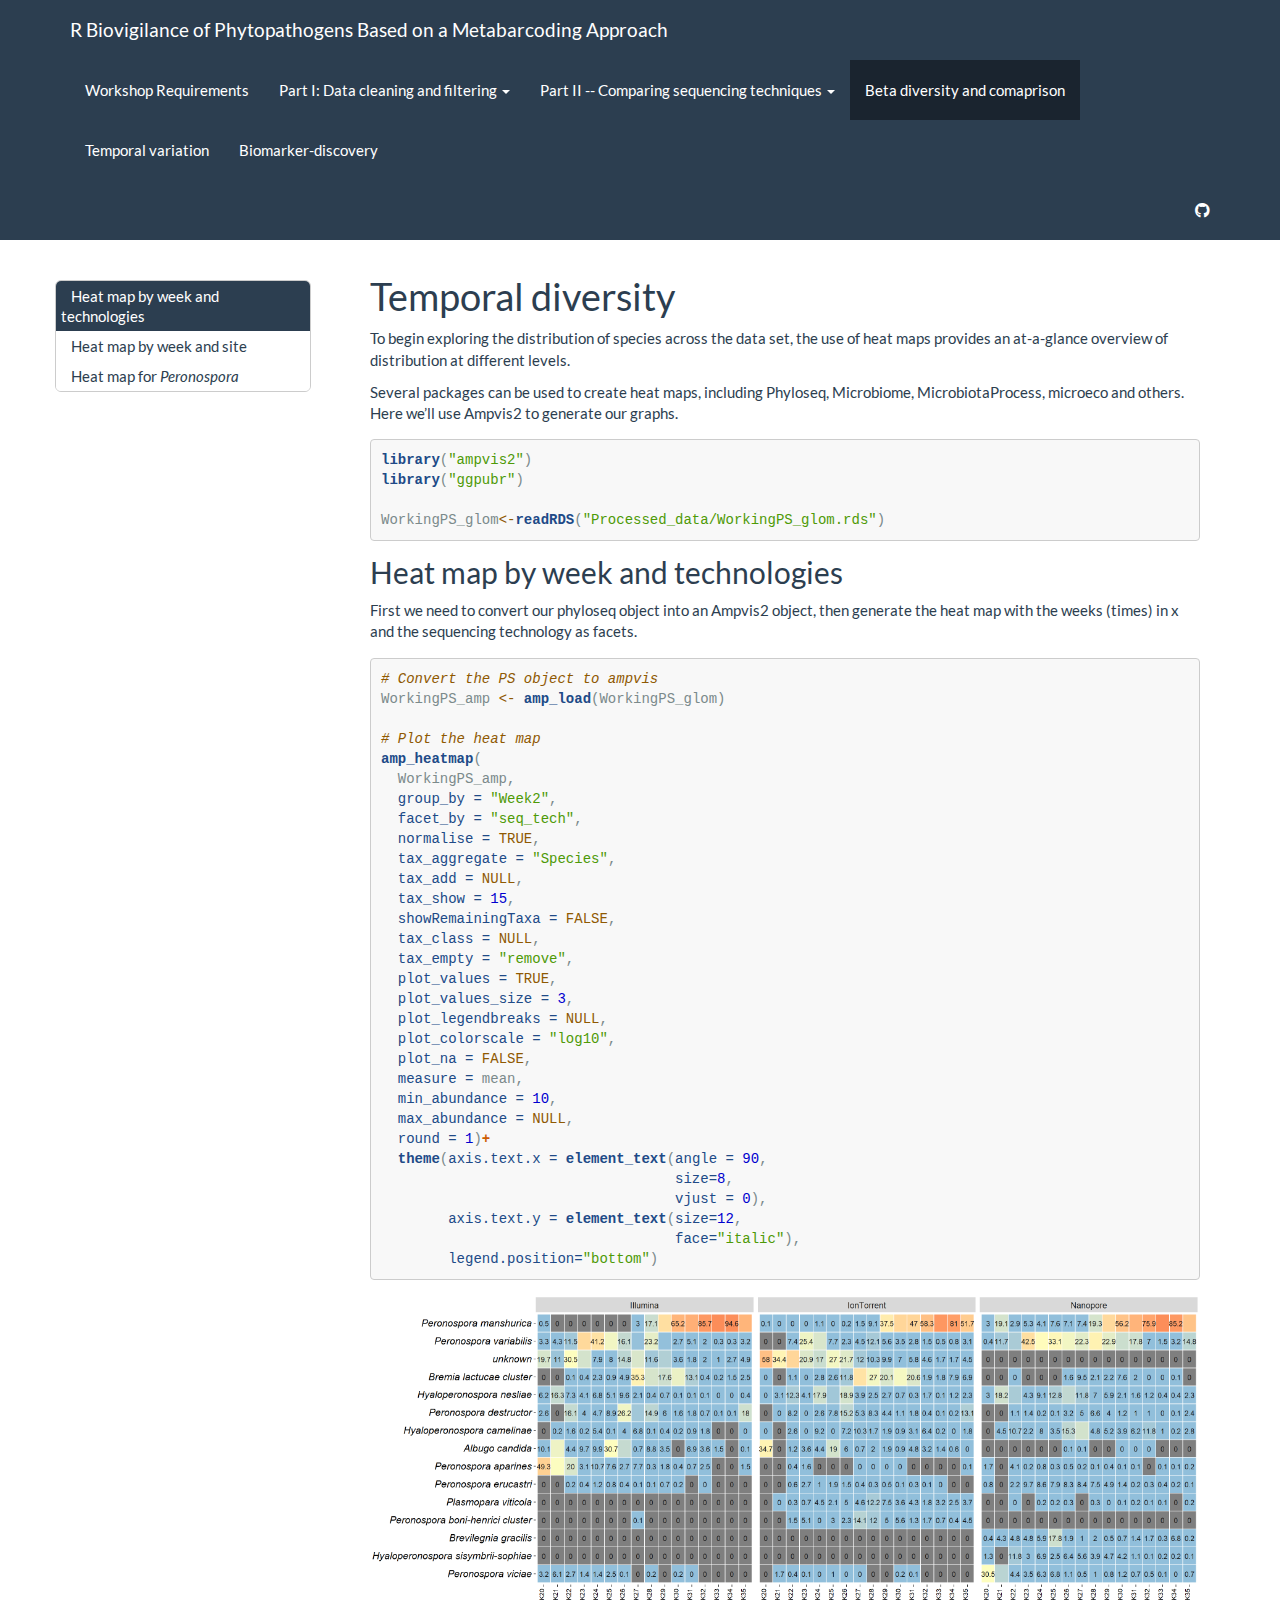
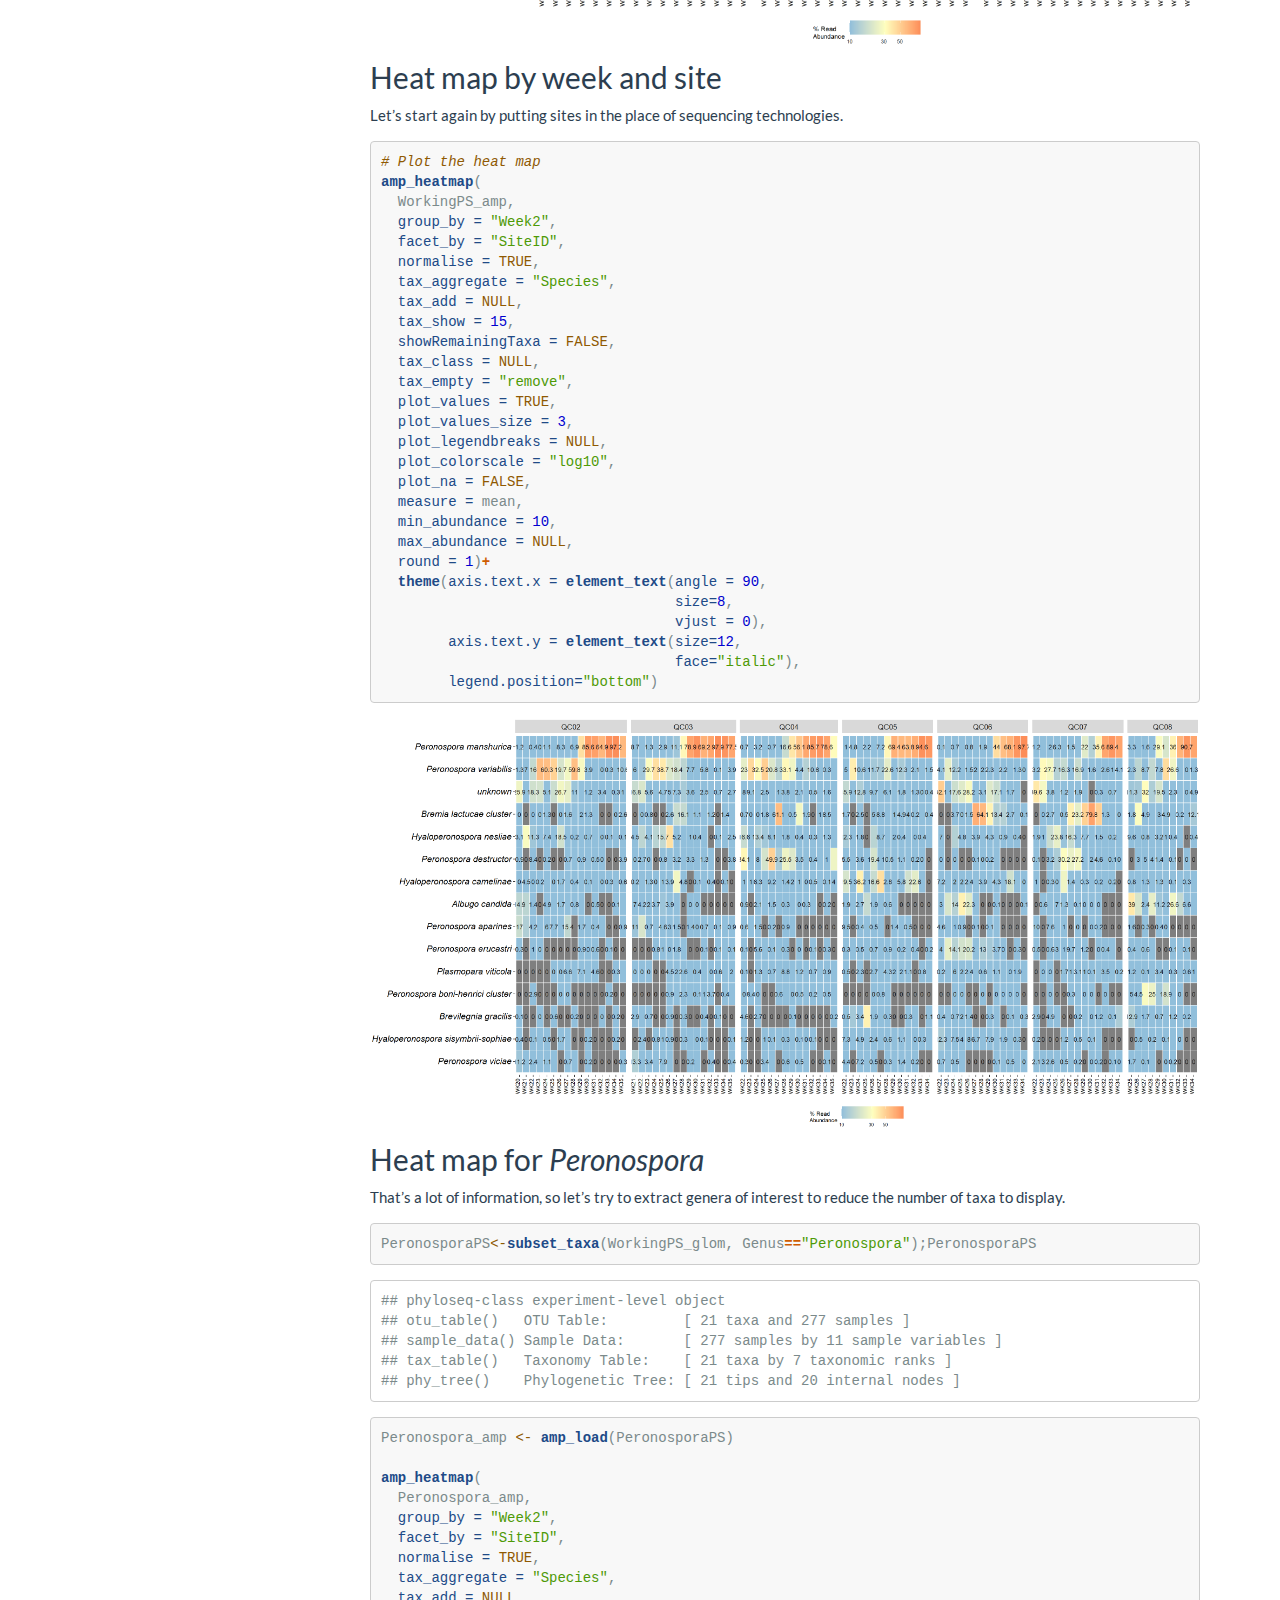
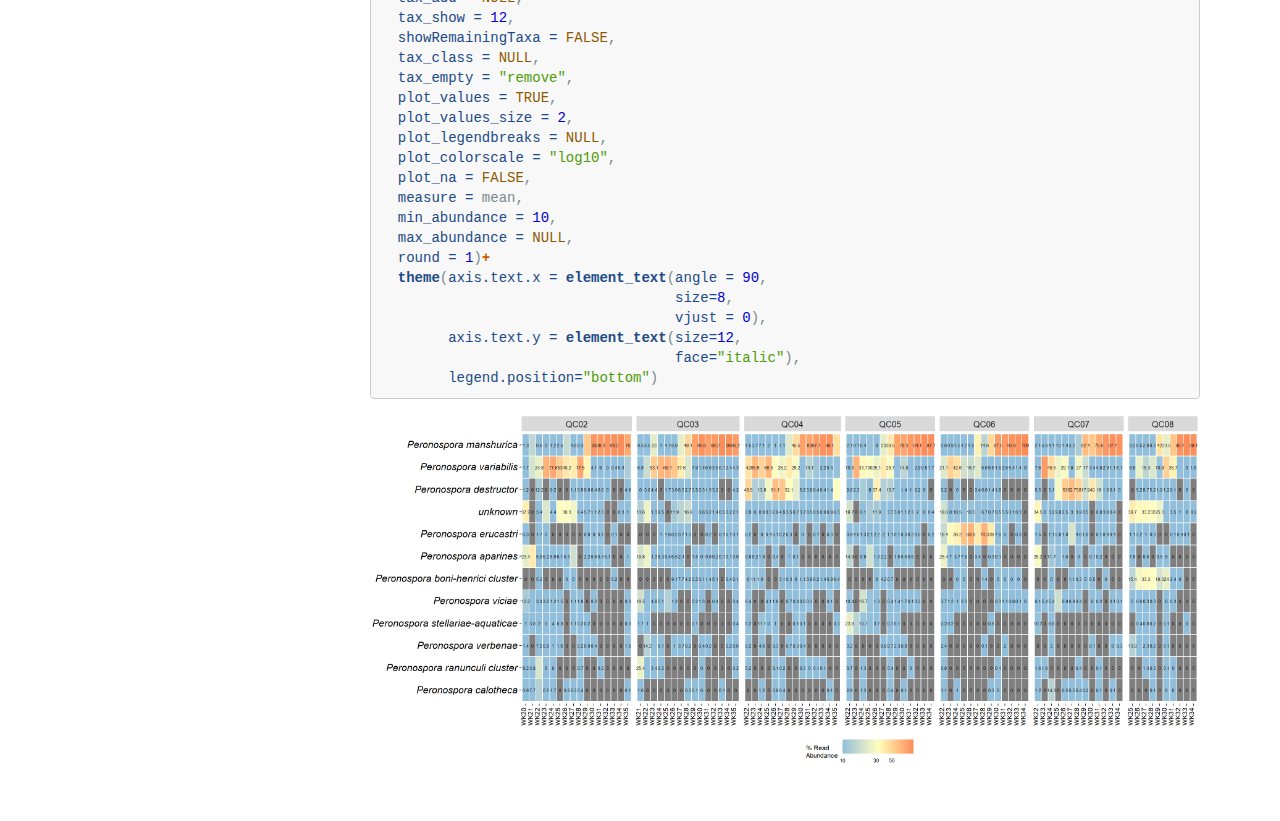
<file: 6_Heat_map.html>
<!DOCTYPE html>

<html>

<head>

<meta charset="utf-8" />
<meta name="generator" content="pandoc" />
<meta http-equiv="X-UA-Compatible" content="IE=EDGE" />




<title>Temporal diversity</title>

<script src="site_libs/header-attrs-2.28/header-attrs.js"></script>
<script src="site_libs/jquery-3.6.0/jquery-3.6.0.min.js"></script>
<meta name="viewport" content="width=device-width, initial-scale=1" />
<link href="site_libs/bootstrap-3.3.5/css/flatly.min.css" rel="stylesheet" />
<script src="site_libs/bootstrap-3.3.5/js/bootstrap.min.js"></script>
<script src="site_libs/bootstrap-3.3.5/shim/html5shiv.min.js"></script>
<script src="site_libs/bootstrap-3.3.5/shim/respond.min.js"></script>
<style>h1 {font-size: 34px;}
       h1.title {font-size: 38px;}
       h2 {font-size: 30px;}
       h3 {font-size: 24px;}
       h4 {font-size: 18px;}
       h5 {font-size: 16px;}
       h6 {font-size: 12px;}
       code {color: inherit; background-color: rgba(0, 0, 0, 0.04);}
       pre:not([class]) { background-color: white }</style>
<script src="site_libs/jqueryui-1.13.2/jquery-ui.min.js"></script>
<link href="site_libs/tocify-1.9.1/jquery.tocify.css" rel="stylesheet" />
<script src="site_libs/tocify-1.9.1/jquery.tocify.js"></script>
<script src="site_libs/navigation-1.1/tabsets.js"></script>
<link href="site_libs/font-awesome-6.4.2/css/all.min.css" rel="stylesheet" />
<link href="site_libs/font-awesome-6.4.2/css/v4-shims.min.css" rel="stylesheet" />

<style type="text/css">
  code{white-space: pre-wrap;}
  span.smallcaps{font-variant: small-caps;}
  span.underline{text-decoration: underline;}
  div.column{display: inline-block; vertical-align: top; width: 50%;}
  div.hanging-indent{margin-left: 1.5em; text-indent: -1.5em;}
  ul.task-list{list-style: none;}
    </style>



<style type="text/css">
  code {
    white-space: pre;
  }
  .sourceCode {
    overflow: visible;
  }
</style>
<style type="text/css" data-origin="pandoc">
pre > code.sourceCode { white-space: pre; position: relative; }
pre > code.sourceCode > span { line-height: 1.25; }
pre > code.sourceCode > span:empty { height: 1.2em; }
.sourceCode { overflow: visible; }
code.sourceCode > span { color: inherit; text-decoration: inherit; }
div.sourceCode { margin: 1em 0; }
pre.sourceCode { margin: 0; }
@media screen {
div.sourceCode { overflow: auto; }
}
@media print {
pre > code.sourceCode { white-space: pre-wrap; }
pre > code.sourceCode > span { display: inline-block; text-indent: -5em; padding-left: 5em; }
}
pre.numberSource code
  { counter-reset: source-line 0; }
pre.numberSource code > span
  { position: relative; left: -4em; counter-increment: source-line; }
pre.numberSource code > span > a:first-child::before
  { content: counter(source-line);
    position: relative; left: -1em; text-align: right; vertical-align: baseline;
    border: none; display: inline-block;
    -webkit-touch-callout: none; -webkit-user-select: none;
    -khtml-user-select: none; -moz-user-select: none;
    -ms-user-select: none; user-select: none;
    padding: 0 4px; width: 4em;
    color: #aaaaaa;
  }
pre.numberSource { margin-left: 3em; border-left: 1px solid #aaaaaa;  padding-left: 4px; }
div.sourceCode
  {  background-color: #f8f8f8; }
@media screen {
pre > code.sourceCode > span > a:first-child::before { text-decoration: underline; }
}
code span.al { color: #ef2929; } /* Alert */
code span.an { color: #8f5902; font-weight: bold; font-style: italic; } /* Annotation */
code span.at { color: #204a87; } /* Attribute */
code span.bn { color: #0000cf; } /* BaseN */
code span.cf { color: #204a87; font-weight: bold; } /* ControlFlow */
code span.ch { color: #4e9a06; } /* Char */
code span.cn { color: #8f5902; } /* Constant */
code span.co { color: #8f5902; font-style: italic; } /* Comment */
code span.cv { color: #8f5902; font-weight: bold; font-style: italic; } /* CommentVar */
code span.do { color: #8f5902; font-weight: bold; font-style: italic; } /* Documentation */
code span.dt { color: #204a87; } /* DataType */
code span.dv { color: #0000cf; } /* DecVal */
code span.er { color: #a40000; font-weight: bold; } /* Error */
code span.ex { } /* Extension */
code span.fl { color: #0000cf; } /* Float */
code span.fu { color: #204a87; font-weight: bold; } /* Function */
code span.im { } /* Import */
code span.in { color: #8f5902; font-weight: bold; font-style: italic; } /* Information */
code span.kw { color: #204a87; font-weight: bold; } /* Keyword */
code span.op { color: #ce5c00; font-weight: bold; } /* Operator */
code span.ot { color: #8f5902; } /* Other */
code span.pp { color: #8f5902; font-style: italic; } /* Preprocessor */
code span.sc { color: #ce5c00; font-weight: bold; } /* SpecialChar */
code span.ss { color: #4e9a06; } /* SpecialString */
code span.st { color: #4e9a06; } /* String */
code span.va { color: #000000; } /* Variable */
code span.vs { color: #4e9a06; } /* VerbatimString */
code span.wa { color: #8f5902; font-weight: bold; font-style: italic; } /* Warning */

</style>
<script>
// apply pandoc div.sourceCode style to pre.sourceCode instead
(function() {
  var sheets = document.styleSheets;
  for (var i = 0; i < sheets.length; i++) {
    if (sheets[i].ownerNode.dataset["origin"] !== "pandoc") continue;
    try { var rules = sheets[i].cssRules; } catch (e) { continue; }
    var j = 0;
    while (j < rules.length) {
      var rule = rules[j];
      // check if there is a div.sourceCode rule
      if (rule.type !== rule.STYLE_RULE || rule.selectorText !== "div.sourceCode") {
        j++;
        continue;
      }
      var style = rule.style.cssText;
      // check if color or background-color is set
      if (rule.style.color === '' && rule.style.backgroundColor === '') {
        j++;
        continue;
      }
      // replace div.sourceCode by a pre.sourceCode rule
      sheets[i].deleteRule(j);
      sheets[i].insertRule('pre.sourceCode{' + style + '}', j);
    }
  }
})();
</script>







<style type = "text/css">
.main-container {
  max-width: 940px;
  margin-left: auto;
  margin-right: auto;
}
img {
  max-width:100%;
}
.tabbed-pane {
  padding-top: 12px;
}
.html-widget {
  margin-bottom: 20px;
}
button.code-folding-btn:focus {
  outline: none;
}
summary {
  display: list-item;
}
details > summary > p:only-child {
  display: inline;
}
pre code {
  padding: 0;
}
</style>


<style type="text/css">
.dropdown-submenu {
  position: relative;
}
.dropdown-submenu>.dropdown-menu {
  top: 0;
  left: 100%;
  margin-top: -6px;
  margin-left: -1px;
  border-radius: 0 6px 6px 6px;
}
.dropdown-submenu:hover>.dropdown-menu {
  display: block;
}
.dropdown-submenu>a:after {
  display: block;
  content: " ";
  float: right;
  width: 0;
  height: 0;
  border-color: transparent;
  border-style: solid;
  border-width: 5px 0 5px 5px;
  border-left-color: #cccccc;
  margin-top: 5px;
  margin-right: -10px;
}
.dropdown-submenu:hover>a:after {
  border-left-color: #adb5bd;
}
.dropdown-submenu.pull-left {
  float: none;
}
.dropdown-submenu.pull-left>.dropdown-menu {
  left: -100%;
  margin-left: 10px;
  border-radius: 6px 0 6px 6px;
}
</style>

<script type="text/javascript">
// manage active state of menu based on current page
$(document).ready(function () {
  // active menu anchor
  href = window.location.pathname
  href = href.substr(href.lastIndexOf('/') + 1)
  if (href === "")
    href = "index.html";
  var menuAnchor = $('a[href="' + href + '"]');

  // mark the anchor link active (and if it's in a dropdown, also mark that active)
  var dropdown = menuAnchor.closest('li.dropdown');
  if (window.bootstrap) { // Bootstrap 4+
    menuAnchor.addClass('active');
    dropdown.find('> .dropdown-toggle').addClass('active');
  } else { // Bootstrap 3
    menuAnchor.parent().addClass('active');
    dropdown.addClass('active');
  }

  // Navbar adjustments
  var navHeight = $(".navbar").first().height() + 15;
  var style = document.createElement('style');
  var pt = "padding-top: " + navHeight + "px; ";
  var mt = "margin-top: -" + navHeight + "px; ";
  var css = "";
  // offset scroll position for anchor links (for fixed navbar)
  for (var i = 1; i <= 6; i++) {
    css += ".section h" + i + "{ " + pt + mt + "}\n";
  }
  style.innerHTML = "body {" + pt + "padding-bottom: 40px; }\n" + css;
  document.head.appendChild(style);
});
</script>

<!-- tabsets -->

<style type="text/css">
.tabset-dropdown > .nav-tabs {
  display: inline-table;
  max-height: 500px;
  min-height: 44px;
  overflow-y: auto;
  border: 1px solid #ddd;
  border-radius: 4px;
}

.tabset-dropdown > .nav-tabs > li.active:before, .tabset-dropdown > .nav-tabs.nav-tabs-open:before {
  content: "\e259";
  font-family: 'Glyphicons Halflings';
  display: inline-block;
  padding: 10px;
  border-right: 1px solid #ddd;
}

.tabset-dropdown > .nav-tabs.nav-tabs-open > li.active:before {
  content: "\e258";
  font-family: 'Glyphicons Halflings';
  border: none;
}

.tabset-dropdown > .nav-tabs > li.active {
  display: block;
}

.tabset-dropdown > .nav-tabs > li > a,
.tabset-dropdown > .nav-tabs > li > a:focus,
.tabset-dropdown > .nav-tabs > li > a:hover {
  border: none;
  display: inline-block;
  border-radius: 4px;
  background-color: transparent;
}

.tabset-dropdown > .nav-tabs.nav-tabs-open > li {
  display: block;
  float: none;
}

.tabset-dropdown > .nav-tabs > li {
  display: none;
}
</style>

<!-- code folding -->



<style type="text/css">

#TOC {
  margin: 25px 0px 20px 0px;
}
@media (max-width: 768px) {
#TOC {
  position: relative;
  width: 100%;
}
}

@media print {
.toc-content {
  /* see https://github.com/w3c/csswg-drafts/issues/4434 */
  float: right;
}
}

.toc-content {
  padding-left: 30px;
  padding-right: 40px;
}

div.main-container {
  max-width: 1200px;
}

div.tocify {
  width: 20%;
  max-width: 260px;
  max-height: 85%;
}

@media (min-width: 768px) and (max-width: 991px) {
  div.tocify {
    width: 25%;
  }
}

@media (max-width: 767px) {
  div.tocify {
    width: 100%;
    max-width: none;
  }
}

.tocify ul, .tocify li {
  line-height: 20px;
}

.tocify-subheader .tocify-item {
  font-size: 0.90em;
}

.tocify .list-group-item {
  border-radius: 0px;
}


</style>



</head>

<body>


<div class="container-fluid main-container">


<!-- setup 3col/9col grid for toc_float and main content  -->
<div class="row">
<div class="col-xs-12 col-sm-4 col-md-3">
<div id="TOC" class="tocify">
</div>
</div>

<div class="toc-content col-xs-12 col-sm-8 col-md-9">




<div class="navbar navbar-default  navbar-fixed-top" role="navigation">
  <div class="container">
    <div class="navbar-header">
      <button type="button" class="navbar-toggle collapsed" data-toggle="collapse" data-bs-toggle="collapse" data-target="#navbar" data-bs-target="#navbar">
        <span class="icon-bar"></span>
        <span class="icon-bar"></span>
        <span class="icon-bar"></span>
      </button>
      <a class="navbar-brand" href="index.html">R Biovigilance of Phytopathogens Based on a Metabarcoding Approach</a>
    </div>
    <div id="navbar" class="navbar-collapse collapse">
      <ul class="nav navbar-nav">
        <li>
  <a href="setup_requirements.html">Workshop Requirements</a>
</li>
<li class="dropdown">
  <a href="#" class="dropdown-toggle" data-toggle="dropdown" role="button" data-bs-toggle="dropdown" aria-expanded="false">
    Part I: Data cleaning and filtering
     
    <span class="caret"></span>
  </a>
  <ul class="dropdown-menu" role="menu">
    <li>
      <a href="1_import_data.html">Importing data into R</a>
    </li>
    <li>
      <a href="2_preprocessing.html">Data cleaning</a>
    </li>
    <li>
      <a href="3_summaries.html">Data filtering</a>
    </li>
  </ul>
</li>
<li class="dropdown">
  <a href="#" class="dropdown-toggle" data-toggle="dropdown" role="button" data-bs-toggle="dropdown" aria-expanded="false">
    Part II -- Comparing sequencing techniques
     
    <span class="caret"></span>
  </a>
  <ul class="dropdown-menu" role="menu">
    <li>
      <a href="4_stacked_barchart.html">stacked bar charts</a>
    </li>
    <li>
      <a href="5_comparison.html">Comparisons</a>
    </li>
  </ul>
</li>
<li>
  <a href="6_Heat_map.html">Beta diversity and comaprison</a>
</li>
<li>
  <a href="7_Time_series.html">Temporal variation</a>
</li>
<li>
  <a href="8_biomarker-discovery.html">Biomarker-discovery</a>
</li>
      </ul>
      <ul class="nav navbar-nav navbar-right">
        <li>
  <a href="https://github.com/hvanderheyden/Plant_Canada_2024_workshop.github.io">
    <span class="fa fa-github"></span>
     
  </a>
</li>
      </ul>
    </div><!--/.nav-collapse -->
  </div><!--/.container -->
</div><!--/.navbar -->

<div id="header">



<h1 class="title toc-ignore">Temporal diversity</h1>

</div>


<p>To begin exploring the distribution of species across the data set,
the use of heat maps provides an at-a-glance overview of distribution at
different levels.</p>
<p>Several packages can be used to create heat maps, including Phyloseq,
Microbiome, MicrobiotaProcess, microeco and others. Here we’ll use
Ampvis2 to generate our graphs.</p>
<div class="sourceCode" id="cb1"><pre class="sourceCode r"><code class="sourceCode r"><span id="cb1-1"><a href="#cb1-1" tabindex="-1"></a><span class="fu">library</span>(<span class="st">&quot;ampvis2&quot;</span>)</span>
<span id="cb1-2"><a href="#cb1-2" tabindex="-1"></a><span class="fu">library</span>(<span class="st">&quot;ggpubr&quot;</span>)</span>
<span id="cb1-3"><a href="#cb1-3" tabindex="-1"></a></span>
<span id="cb1-4"><a href="#cb1-4" tabindex="-1"></a>WorkingPS_glom<span class="ot">&lt;-</span><span class="fu">readRDS</span>(<span class="st">&quot;Processed_data/WorkingPS_glom.rds&quot;</span>)</span></code></pre></div>
<div id="heat-map-by-week-and-technologies" class="section level2">
<h2>Heat map by week and technologies</h2>
<p>First we need to convert our phyloseq object into an Ampvis2 object,
then generate the heat map with the weeks (times) in x and the
sequencing technology as facets.</p>
<div class="sourceCode" id="cb2"><pre class="sourceCode r"><code class="sourceCode r"><span id="cb2-1"><a href="#cb2-1" tabindex="-1"></a><span class="co"># Convert the PS object to ampvis </span></span>
<span id="cb2-2"><a href="#cb2-2" tabindex="-1"></a>WorkingPS_amp <span class="ot">&lt;-</span> <span class="fu">amp_load</span>(WorkingPS_glom)</span>
<span id="cb2-3"><a href="#cb2-3" tabindex="-1"></a></span>
<span id="cb2-4"><a href="#cb2-4" tabindex="-1"></a><span class="co"># Plot the heat map</span></span>
<span id="cb2-5"><a href="#cb2-5" tabindex="-1"></a><span class="fu">amp_heatmap</span>(</span>
<span id="cb2-6"><a href="#cb2-6" tabindex="-1"></a>  WorkingPS_amp,</span>
<span id="cb2-7"><a href="#cb2-7" tabindex="-1"></a>  <span class="at">group_by =</span> <span class="st">&quot;Week2&quot;</span>,</span>
<span id="cb2-8"><a href="#cb2-8" tabindex="-1"></a>  <span class="at">facet_by =</span> <span class="st">&quot;seq_tech&quot;</span>,</span>
<span id="cb2-9"><a href="#cb2-9" tabindex="-1"></a>  <span class="at">normalise =</span> <span class="cn">TRUE</span>,</span>
<span id="cb2-10"><a href="#cb2-10" tabindex="-1"></a>  <span class="at">tax_aggregate =</span> <span class="st">&quot;Species&quot;</span>,</span>
<span id="cb2-11"><a href="#cb2-11" tabindex="-1"></a>  <span class="at">tax_add =</span> <span class="cn">NULL</span>,</span>
<span id="cb2-12"><a href="#cb2-12" tabindex="-1"></a>  <span class="at">tax_show =</span> <span class="dv">15</span>,</span>
<span id="cb2-13"><a href="#cb2-13" tabindex="-1"></a>  <span class="at">showRemainingTaxa =</span> <span class="cn">FALSE</span>,</span>
<span id="cb2-14"><a href="#cb2-14" tabindex="-1"></a>  <span class="at">tax_class =</span> <span class="cn">NULL</span>,</span>
<span id="cb2-15"><a href="#cb2-15" tabindex="-1"></a>  <span class="at">tax_empty =</span> <span class="st">&quot;remove&quot;</span>,</span>
<span id="cb2-16"><a href="#cb2-16" tabindex="-1"></a>  <span class="at">plot_values =</span> <span class="cn">TRUE</span>,</span>
<span id="cb2-17"><a href="#cb2-17" tabindex="-1"></a>  <span class="at">plot_values_size =</span> <span class="dv">3</span>,</span>
<span id="cb2-18"><a href="#cb2-18" tabindex="-1"></a>  <span class="at">plot_legendbreaks =</span> <span class="cn">NULL</span>,</span>
<span id="cb2-19"><a href="#cb2-19" tabindex="-1"></a>  <span class="at">plot_colorscale =</span> <span class="st">&quot;log10&quot;</span>,</span>
<span id="cb2-20"><a href="#cb2-20" tabindex="-1"></a>  <span class="at">plot_na =</span> <span class="cn">FALSE</span>,</span>
<span id="cb2-21"><a href="#cb2-21" tabindex="-1"></a>  <span class="at">measure =</span> mean,</span>
<span id="cb2-22"><a href="#cb2-22" tabindex="-1"></a>  <span class="at">min_abundance =</span> <span class="dv">10</span>,</span>
<span id="cb2-23"><a href="#cb2-23" tabindex="-1"></a>  <span class="at">max_abundance =</span> <span class="cn">NULL</span>,</span>
<span id="cb2-24"><a href="#cb2-24" tabindex="-1"></a>  <span class="at">round =</span> <span class="dv">1</span>)<span class="sc">+</span></span>
<span id="cb2-25"><a href="#cb2-25" tabindex="-1"></a>  <span class="fu">theme</span>(<span class="at">axis.text.x =</span> <span class="fu">element_text</span>(<span class="at">angle =</span> <span class="dv">90</span>, </span>
<span id="cb2-26"><a href="#cb2-26" tabindex="-1"></a>                                   <span class="at">size=</span><span class="dv">8</span>, </span>
<span id="cb2-27"><a href="#cb2-27" tabindex="-1"></a>                                   <span class="at">vjust =</span> <span class="dv">0</span>),</span>
<span id="cb2-28"><a href="#cb2-28" tabindex="-1"></a>        <span class="at">axis.text.y =</span> <span class="fu">element_text</span>(<span class="at">size=</span><span class="dv">12</span>, </span>
<span id="cb2-29"><a href="#cb2-29" tabindex="-1"></a>                                   <span class="at">face=</span><span class="st">&quot;italic&quot;</span>),</span>
<span id="cb2-30"><a href="#cb2-30" tabindex="-1"></a>        <span class="at">legend.position=</span><span class="st">&quot;bottom&quot;</span>)</span></code></pre></div>
<p><img src="6_Heat_map_files/figure-html/unnamed-chunk-2-1.png" width="1344" style="display: block; margin: auto;" /></p>
</div>
<div id="heat-map-by-week-and-site" class="section level2">
<h2>Heat map by week and site</h2>
<p>Let’s start again by putting sites in the place of sequencing
technologies.</p>
<div class="sourceCode" id="cb3"><pre class="sourceCode r"><code class="sourceCode r"><span id="cb3-1"><a href="#cb3-1" tabindex="-1"></a><span class="co"># Plot the heat map</span></span>
<span id="cb3-2"><a href="#cb3-2" tabindex="-1"></a><span class="fu">amp_heatmap</span>(</span>
<span id="cb3-3"><a href="#cb3-3" tabindex="-1"></a>  WorkingPS_amp,</span>
<span id="cb3-4"><a href="#cb3-4" tabindex="-1"></a>  <span class="at">group_by =</span> <span class="st">&quot;Week2&quot;</span>,</span>
<span id="cb3-5"><a href="#cb3-5" tabindex="-1"></a>  <span class="at">facet_by =</span> <span class="st">&quot;SiteID&quot;</span>,</span>
<span id="cb3-6"><a href="#cb3-6" tabindex="-1"></a>  <span class="at">normalise =</span> <span class="cn">TRUE</span>,</span>
<span id="cb3-7"><a href="#cb3-7" tabindex="-1"></a>  <span class="at">tax_aggregate =</span> <span class="st">&quot;Species&quot;</span>,</span>
<span id="cb3-8"><a href="#cb3-8" tabindex="-1"></a>  <span class="at">tax_add =</span> <span class="cn">NULL</span>,</span>
<span id="cb3-9"><a href="#cb3-9" tabindex="-1"></a>  <span class="at">tax_show =</span> <span class="dv">15</span>,</span>
<span id="cb3-10"><a href="#cb3-10" tabindex="-1"></a>  <span class="at">showRemainingTaxa =</span> <span class="cn">FALSE</span>,</span>
<span id="cb3-11"><a href="#cb3-11" tabindex="-1"></a>  <span class="at">tax_class =</span> <span class="cn">NULL</span>,</span>
<span id="cb3-12"><a href="#cb3-12" tabindex="-1"></a>  <span class="at">tax_empty =</span> <span class="st">&quot;remove&quot;</span>,</span>
<span id="cb3-13"><a href="#cb3-13" tabindex="-1"></a>  <span class="at">plot_values =</span> <span class="cn">TRUE</span>,</span>
<span id="cb3-14"><a href="#cb3-14" tabindex="-1"></a>  <span class="at">plot_values_size =</span> <span class="dv">3</span>,</span>
<span id="cb3-15"><a href="#cb3-15" tabindex="-1"></a>  <span class="at">plot_legendbreaks =</span> <span class="cn">NULL</span>,</span>
<span id="cb3-16"><a href="#cb3-16" tabindex="-1"></a>  <span class="at">plot_colorscale =</span> <span class="st">&quot;log10&quot;</span>,</span>
<span id="cb3-17"><a href="#cb3-17" tabindex="-1"></a>  <span class="at">plot_na =</span> <span class="cn">FALSE</span>,</span>
<span id="cb3-18"><a href="#cb3-18" tabindex="-1"></a>  <span class="at">measure =</span> mean,</span>
<span id="cb3-19"><a href="#cb3-19" tabindex="-1"></a>  <span class="at">min_abundance =</span> <span class="dv">10</span>,</span>
<span id="cb3-20"><a href="#cb3-20" tabindex="-1"></a>  <span class="at">max_abundance =</span> <span class="cn">NULL</span>,</span>
<span id="cb3-21"><a href="#cb3-21" tabindex="-1"></a>  <span class="at">round =</span> <span class="dv">1</span>)<span class="sc">+</span></span>
<span id="cb3-22"><a href="#cb3-22" tabindex="-1"></a>  <span class="fu">theme</span>(<span class="at">axis.text.x =</span> <span class="fu">element_text</span>(<span class="at">angle =</span> <span class="dv">90</span>, </span>
<span id="cb3-23"><a href="#cb3-23" tabindex="-1"></a>                                   <span class="at">size=</span><span class="dv">8</span>, </span>
<span id="cb3-24"><a href="#cb3-24" tabindex="-1"></a>                                   <span class="at">vjust =</span> <span class="dv">0</span>),</span>
<span id="cb3-25"><a href="#cb3-25" tabindex="-1"></a>        <span class="at">axis.text.y =</span> <span class="fu">element_text</span>(<span class="at">size=</span><span class="dv">12</span>, </span>
<span id="cb3-26"><a href="#cb3-26" tabindex="-1"></a>                                   <span class="at">face=</span><span class="st">&quot;italic&quot;</span>),</span>
<span id="cb3-27"><a href="#cb3-27" tabindex="-1"></a>        <span class="at">legend.position=</span><span class="st">&quot;bottom&quot;</span>)</span></code></pre></div>
<p><img src="6_Heat_map_files/figure-html/unnamed-chunk-3-1.png" width="1536" style="display: block; margin: auto;" /></p>
</div>
<div id="heat-map-for-peronospora" class="section level2">
<h2>Heat map for <em>Peronospora</em></h2>
<p>That’s a lot of information, so let’s try to extract genera of
interest to reduce the number of taxa to display.</p>
<div class="sourceCode" id="cb4"><pre class="sourceCode r"><code class="sourceCode r"><span id="cb4-1"><a href="#cb4-1" tabindex="-1"></a>PeronosporaPS<span class="ot">&lt;-</span><span class="fu">subset_taxa</span>(WorkingPS_glom, Genus<span class="sc">==</span><span class="st">&quot;Peronospora&quot;</span>);PeronosporaPS</span></code></pre></div>
<pre><code>## phyloseq-class experiment-level object
## otu_table()   OTU Table:         [ 21 taxa and 277 samples ]
## sample_data() Sample Data:       [ 277 samples by 11 sample variables ]
## tax_table()   Taxonomy Table:    [ 21 taxa by 7 taxonomic ranks ]
## phy_tree()    Phylogenetic Tree: [ 21 tips and 20 internal nodes ]</code></pre>
<div class="sourceCode" id="cb6"><pre class="sourceCode r"><code class="sourceCode r"><span id="cb6-1"><a href="#cb6-1" tabindex="-1"></a>Peronospora_amp <span class="ot">&lt;-</span> <span class="fu">amp_load</span>(PeronosporaPS)</span>
<span id="cb6-2"><a href="#cb6-2" tabindex="-1"></a></span>
<span id="cb6-3"><a href="#cb6-3" tabindex="-1"></a><span class="fu">amp_heatmap</span>(</span>
<span id="cb6-4"><a href="#cb6-4" tabindex="-1"></a>  Peronospora_amp,</span>
<span id="cb6-5"><a href="#cb6-5" tabindex="-1"></a>  <span class="at">group_by =</span> <span class="st">&quot;Week2&quot;</span>,</span>
<span id="cb6-6"><a href="#cb6-6" tabindex="-1"></a>  <span class="at">facet_by =</span> <span class="st">&quot;SiteID&quot;</span>,</span>
<span id="cb6-7"><a href="#cb6-7" tabindex="-1"></a>  <span class="at">normalise =</span> <span class="cn">TRUE</span>,</span>
<span id="cb6-8"><a href="#cb6-8" tabindex="-1"></a>  <span class="at">tax_aggregate =</span> <span class="st">&quot;Species&quot;</span>,</span>
<span id="cb6-9"><a href="#cb6-9" tabindex="-1"></a>  <span class="at">tax_add =</span> <span class="cn">NULL</span>,</span>
<span id="cb6-10"><a href="#cb6-10" tabindex="-1"></a>  <span class="at">tax_show =</span> <span class="dv">12</span>,</span>
<span id="cb6-11"><a href="#cb6-11" tabindex="-1"></a>  <span class="at">showRemainingTaxa =</span> <span class="cn">FALSE</span>,</span>
<span id="cb6-12"><a href="#cb6-12" tabindex="-1"></a>  <span class="at">tax_class =</span> <span class="cn">NULL</span>,</span>
<span id="cb6-13"><a href="#cb6-13" tabindex="-1"></a>  <span class="at">tax_empty =</span> <span class="st">&quot;remove&quot;</span>,</span>
<span id="cb6-14"><a href="#cb6-14" tabindex="-1"></a>  <span class="at">plot_values =</span> <span class="cn">TRUE</span>,</span>
<span id="cb6-15"><a href="#cb6-15" tabindex="-1"></a>  <span class="at">plot_values_size =</span> <span class="dv">2</span>,</span>
<span id="cb6-16"><a href="#cb6-16" tabindex="-1"></a>  <span class="at">plot_legendbreaks =</span> <span class="cn">NULL</span>,</span>
<span id="cb6-17"><a href="#cb6-17" tabindex="-1"></a>  <span class="at">plot_colorscale =</span> <span class="st">&quot;log10&quot;</span>,</span>
<span id="cb6-18"><a href="#cb6-18" tabindex="-1"></a>  <span class="at">plot_na =</span> <span class="cn">FALSE</span>,</span>
<span id="cb6-19"><a href="#cb6-19" tabindex="-1"></a>  <span class="at">measure =</span> mean,</span>
<span id="cb6-20"><a href="#cb6-20" tabindex="-1"></a>  <span class="at">min_abundance =</span> <span class="dv">10</span>,</span>
<span id="cb6-21"><a href="#cb6-21" tabindex="-1"></a>  <span class="at">max_abundance =</span> <span class="cn">NULL</span>,</span>
<span id="cb6-22"><a href="#cb6-22" tabindex="-1"></a>  <span class="at">round =</span> <span class="dv">1</span>)<span class="sc">+</span></span>
<span id="cb6-23"><a href="#cb6-23" tabindex="-1"></a>  <span class="fu">theme</span>(<span class="at">axis.text.x =</span> <span class="fu">element_text</span>(<span class="at">angle =</span> <span class="dv">90</span>, </span>
<span id="cb6-24"><a href="#cb6-24" tabindex="-1"></a>                                   <span class="at">size=</span><span class="dv">8</span>, </span>
<span id="cb6-25"><a href="#cb6-25" tabindex="-1"></a>                                   <span class="at">vjust =</span> <span class="dv">0</span>),</span>
<span id="cb6-26"><a href="#cb6-26" tabindex="-1"></a>        <span class="at">axis.text.y =</span> <span class="fu">element_text</span>(<span class="at">size=</span><span class="dv">12</span>, </span>
<span id="cb6-27"><a href="#cb6-27" tabindex="-1"></a>                                   <span class="at">face=</span><span class="st">&quot;italic&quot;</span>),</span>
<span id="cb6-28"><a href="#cb6-28" tabindex="-1"></a>        <span class="at">legend.position=</span><span class="st">&quot;bottom&quot;</span>)</span></code></pre></div>
<p><img src="6_Heat_map_files/figure-html/unnamed-chunk-4-1.png" width="1344" style="display: block; margin: auto;" /></p>
</div>



</div>
</div>

</div>

<script>

// add bootstrap table styles to pandoc tables
function bootstrapStylePandocTables() {
  $('tr.odd').parent('tbody').parent('table').addClass('table table-condensed');
}
$(document).ready(function () {
  bootstrapStylePandocTables();
});


</script>

<!-- tabsets -->

<script>
$(document).ready(function () {
  window.buildTabsets("TOC");
});

$(document).ready(function () {
  $('.tabset-dropdown > .nav-tabs > li').click(function () {
    $(this).parent().toggleClass('nav-tabs-open');
  });
});
</script>

<!-- code folding -->

<script>
$(document).ready(function ()  {

    // temporarily add toc-ignore selector to headers for the consistency with Pandoc
    $('.unlisted.unnumbered').addClass('toc-ignore')

    // move toc-ignore selectors from section div to header
    $('div.section.toc-ignore')
        .removeClass('toc-ignore')
        .children('h1,h2,h3,h4,h5').addClass('toc-ignore');

    // establish options
    var options = {
      selectors: "h1,h2",
      theme: "bootstrap3",
      context: '.toc-content',
      hashGenerator: function (text) {
        return text.replace(/[.\\/?&!#<>]/g, '').replace(/\s/g, '_');
      },
      ignoreSelector: ".toc-ignore",
      scrollTo: 0
    };
    options.showAndHide = true;
    options.smoothScroll = true;

    // tocify
    var toc = $("#TOC").tocify(options).data("toc-tocify");
});
</script>

<!-- dynamically load mathjax for compatibility with self-contained -->
<script>
  (function () {
    var script = document.createElement("script");
    script.type = "text/javascript";
    script.src  = "https://mathjax.rstudio.com/latest/MathJax.js?config=TeX-AMS-MML_HTMLorMML";
    document.getElementsByTagName("head")[0].appendChild(script);
  })();
</script>

</body>
</html>
</file>
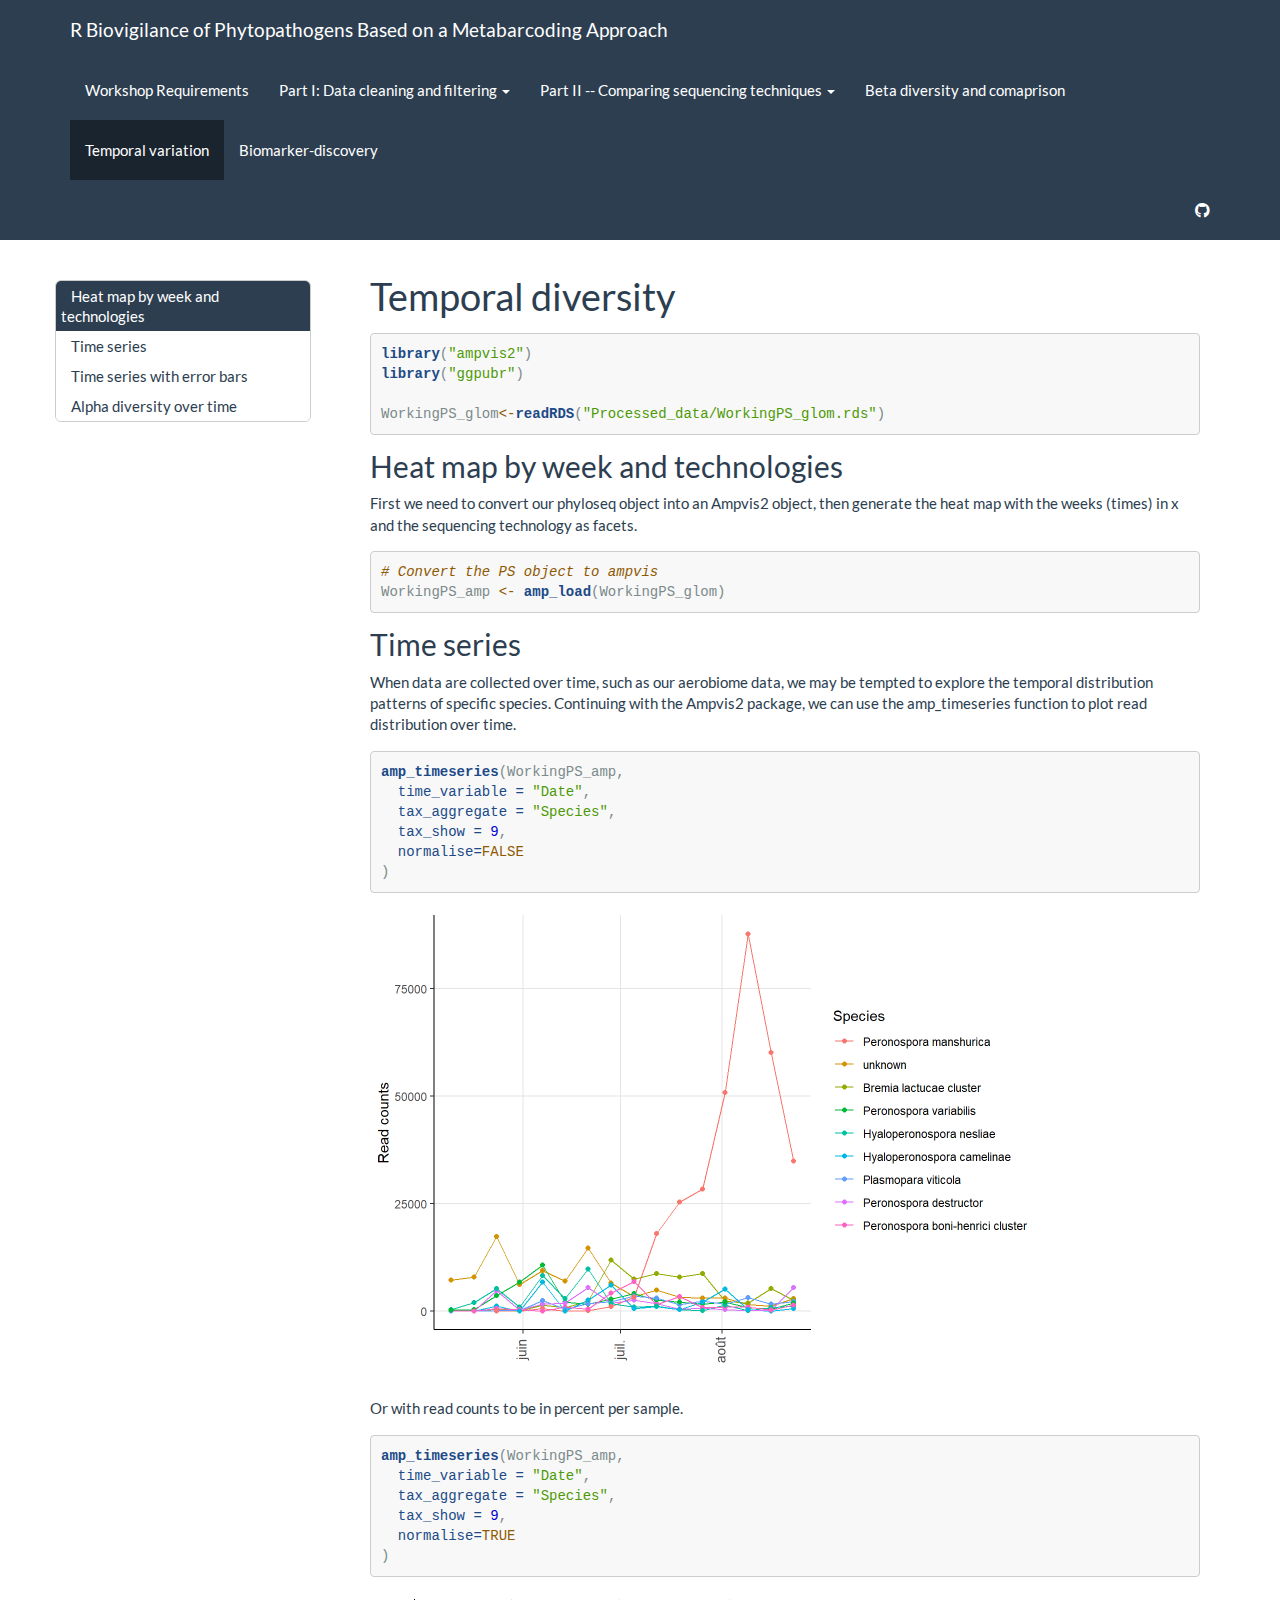
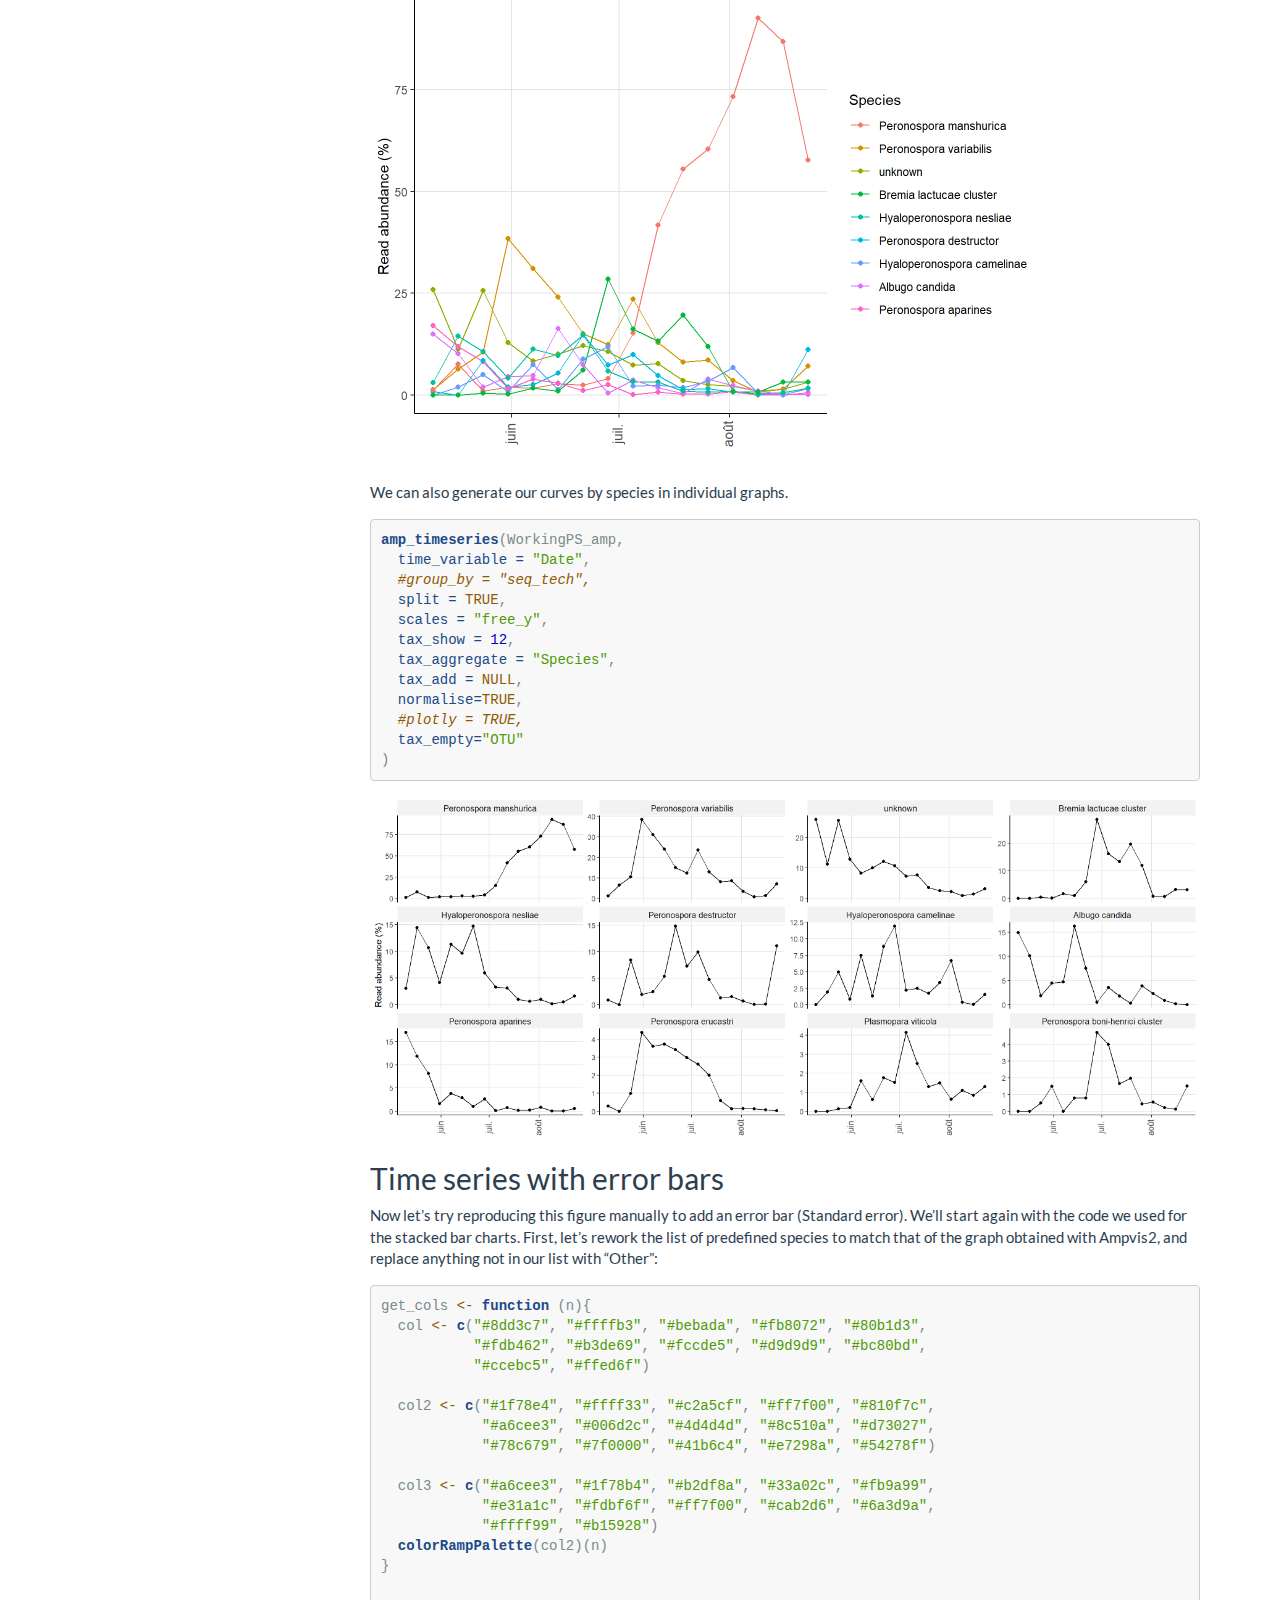
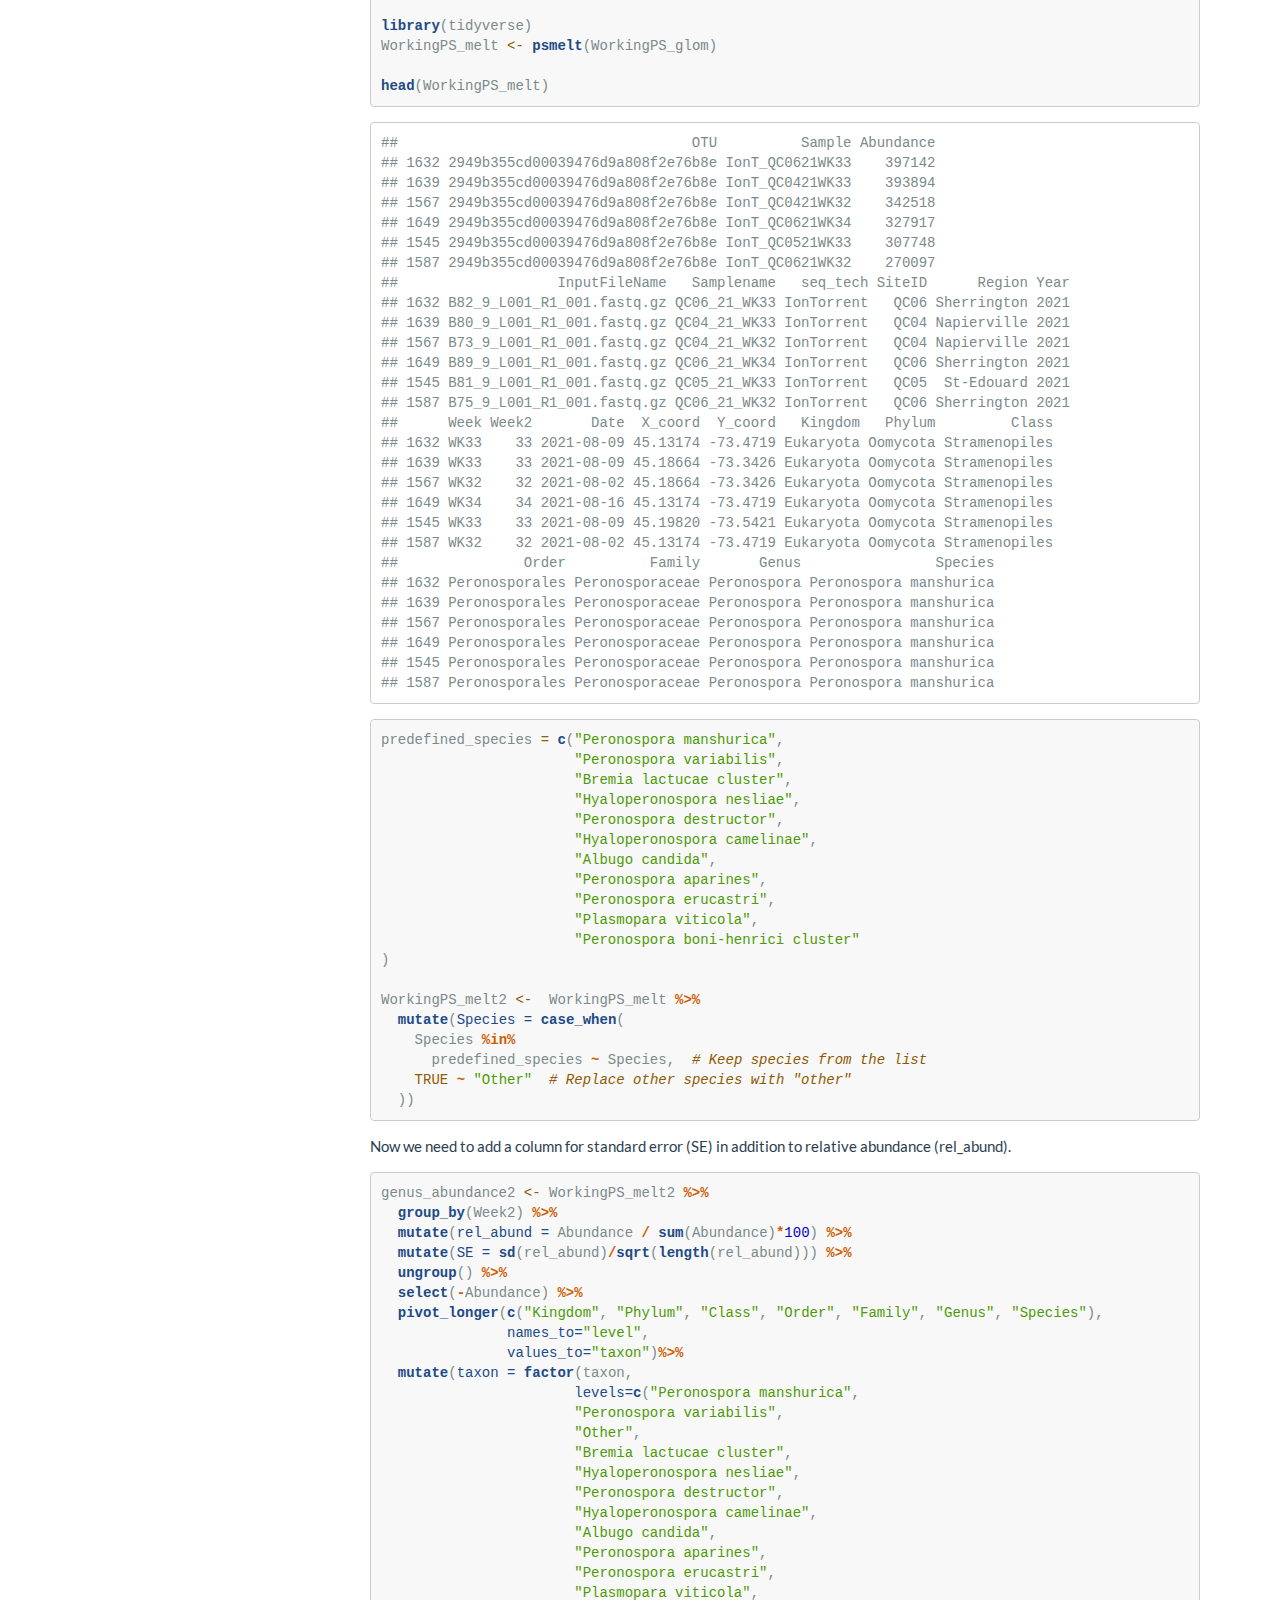
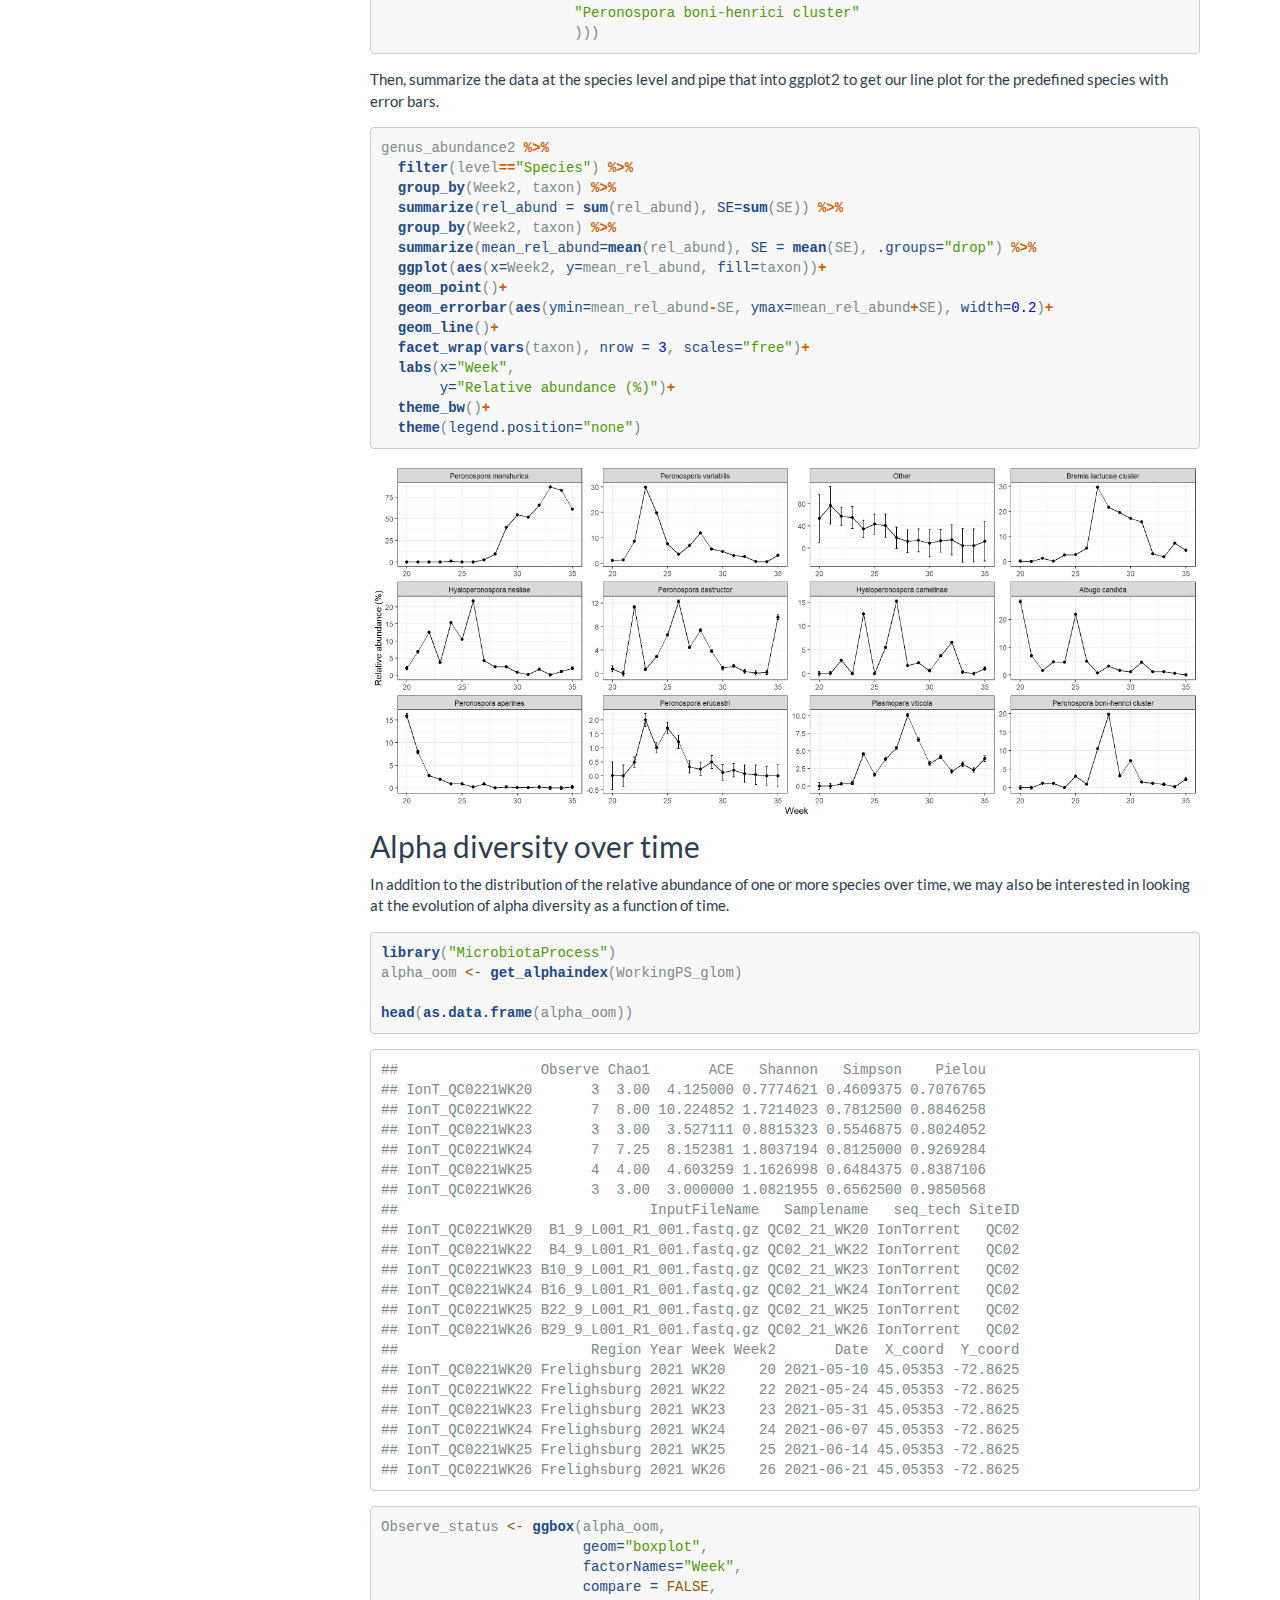
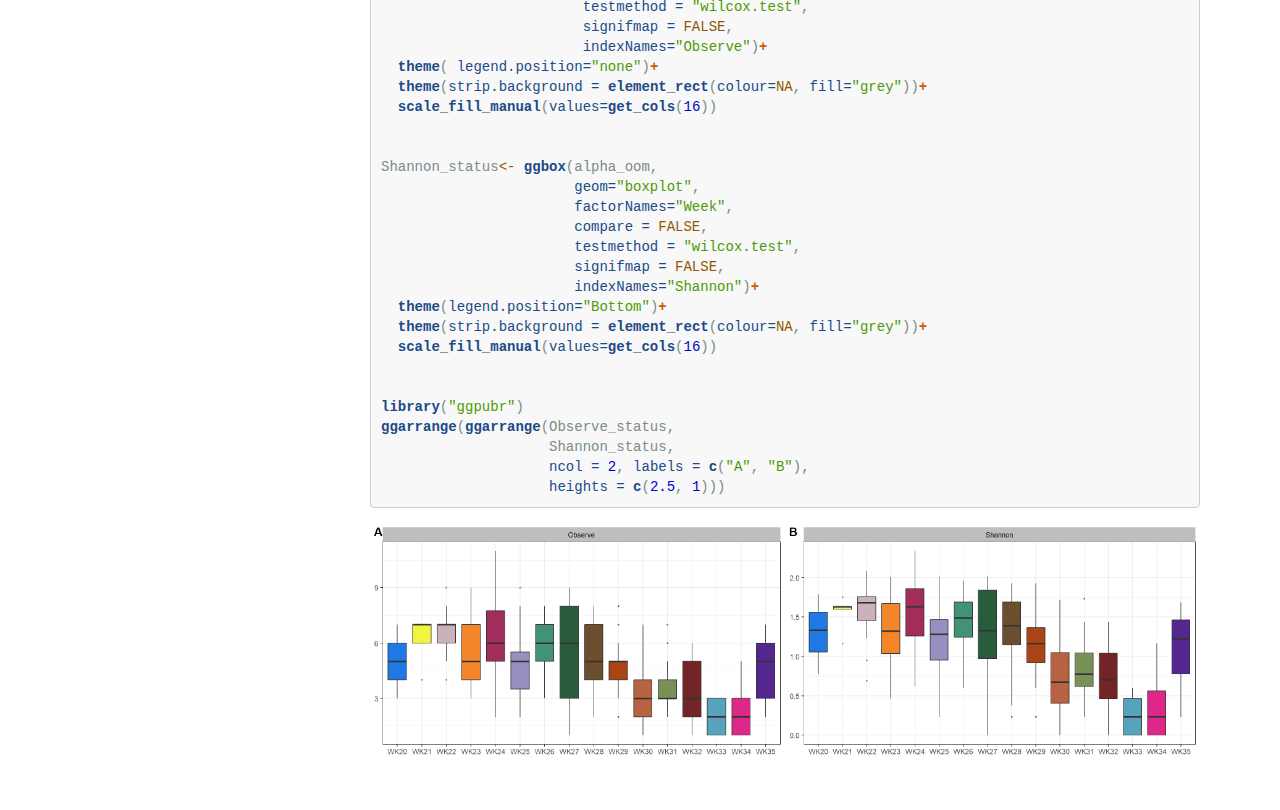
<file: 7_Time_series.html>
<!DOCTYPE html>

<html>

<head>

<meta charset="utf-8" />
<meta name="generator" content="pandoc" />
<meta http-equiv="X-UA-Compatible" content="IE=EDGE" />




<title>Temporal diversity</title>

<script src="site_libs/header-attrs-2.28/header-attrs.js"></script>
<script src="site_libs/jquery-3.6.0/jquery-3.6.0.min.js"></script>
<meta name="viewport" content="width=device-width, initial-scale=1" />
<link href="site_libs/bootstrap-3.3.5/css/flatly.min.css" rel="stylesheet" />
<script src="site_libs/bootstrap-3.3.5/js/bootstrap.min.js"></script>
<script src="site_libs/bootstrap-3.3.5/shim/html5shiv.min.js"></script>
<script src="site_libs/bootstrap-3.3.5/shim/respond.min.js"></script>
<style>h1 {font-size: 34px;}
       h1.title {font-size: 38px;}
       h2 {font-size: 30px;}
       h3 {font-size: 24px;}
       h4 {font-size: 18px;}
       h5 {font-size: 16px;}
       h6 {font-size: 12px;}
       code {color: inherit; background-color: rgba(0, 0, 0, 0.04);}
       pre:not([class]) { background-color: white }</style>
<script src="site_libs/jqueryui-1.13.2/jquery-ui.min.js"></script>
<link href="site_libs/tocify-1.9.1/jquery.tocify.css" rel="stylesheet" />
<script src="site_libs/tocify-1.9.1/jquery.tocify.js"></script>
<script src="site_libs/navigation-1.1/tabsets.js"></script>
<link href="site_libs/font-awesome-6.4.2/css/all.min.css" rel="stylesheet" />
<link href="site_libs/font-awesome-6.4.2/css/v4-shims.min.css" rel="stylesheet" />

<style type="text/css">
  code{white-space: pre-wrap;}
  span.smallcaps{font-variant: small-caps;}
  span.underline{text-decoration: underline;}
  div.column{display: inline-block; vertical-align: top; width: 50%;}
  div.hanging-indent{margin-left: 1.5em; text-indent: -1.5em;}
  ul.task-list{list-style: none;}
    </style>



<style type="text/css">
  code {
    white-space: pre;
  }
  .sourceCode {
    overflow: visible;
  }
</style>
<style type="text/css" data-origin="pandoc">
pre > code.sourceCode { white-space: pre; position: relative; }
pre > code.sourceCode > span { line-height: 1.25; }
pre > code.sourceCode > span:empty { height: 1.2em; }
.sourceCode { overflow: visible; }
code.sourceCode > span { color: inherit; text-decoration: inherit; }
div.sourceCode { margin: 1em 0; }
pre.sourceCode { margin: 0; }
@media screen {
div.sourceCode { overflow: auto; }
}
@media print {
pre > code.sourceCode { white-space: pre-wrap; }
pre > code.sourceCode > span { display: inline-block; text-indent: -5em; padding-left: 5em; }
}
pre.numberSource code
  { counter-reset: source-line 0; }
pre.numberSource code > span
  { position: relative; left: -4em; counter-increment: source-line; }
pre.numberSource code > span > a:first-child::before
  { content: counter(source-line);
    position: relative; left: -1em; text-align: right; vertical-align: baseline;
    border: none; display: inline-block;
    -webkit-touch-callout: none; -webkit-user-select: none;
    -khtml-user-select: none; -moz-user-select: none;
    -ms-user-select: none; user-select: none;
    padding: 0 4px; width: 4em;
    color: #aaaaaa;
  }
pre.numberSource { margin-left: 3em; border-left: 1px solid #aaaaaa;  padding-left: 4px; }
div.sourceCode
  {  background-color: #f8f8f8; }
@media screen {
pre > code.sourceCode > span > a:first-child::before { text-decoration: underline; }
}
code span.al { color: #ef2929; } /* Alert */
code span.an { color: #8f5902; font-weight: bold; font-style: italic; } /* Annotation */
code span.at { color: #204a87; } /* Attribute */
code span.bn { color: #0000cf; } /* BaseN */
code span.cf { color: #204a87; font-weight: bold; } /* ControlFlow */
code span.ch { color: #4e9a06; } /* Char */
code span.cn { color: #8f5902; } /* Constant */
code span.co { color: #8f5902; font-style: italic; } /* Comment */
code span.cv { color: #8f5902; font-weight: bold; font-style: italic; } /* CommentVar */
code span.do { color: #8f5902; font-weight: bold; font-style: italic; } /* Documentation */
code span.dt { color: #204a87; } /* DataType */
code span.dv { color: #0000cf; } /* DecVal */
code span.er { color: #a40000; font-weight: bold; } /* Error */
code span.ex { } /* Extension */
code span.fl { color: #0000cf; } /* Float */
code span.fu { color: #204a87; font-weight: bold; } /* Function */
code span.im { } /* Import */
code span.in { color: #8f5902; font-weight: bold; font-style: italic; } /* Information */
code span.kw { color: #204a87; font-weight: bold; } /* Keyword */
code span.op { color: #ce5c00; font-weight: bold; } /* Operator */
code span.ot { color: #8f5902; } /* Other */
code span.pp { color: #8f5902; font-style: italic; } /* Preprocessor */
code span.sc { color: #ce5c00; font-weight: bold; } /* SpecialChar */
code span.ss { color: #4e9a06; } /* SpecialString */
code span.st { color: #4e9a06; } /* String */
code span.va { color: #000000; } /* Variable */
code span.vs { color: #4e9a06; } /* VerbatimString */
code span.wa { color: #8f5902; font-weight: bold; font-style: italic; } /* Warning */

</style>
<script>
// apply pandoc div.sourceCode style to pre.sourceCode instead
(function() {
  var sheets = document.styleSheets;
  for (var i = 0; i < sheets.length; i++) {
    if (sheets[i].ownerNode.dataset["origin"] !== "pandoc") continue;
    try { var rules = sheets[i].cssRules; } catch (e) { continue; }
    var j = 0;
    while (j < rules.length) {
      var rule = rules[j];
      // check if there is a div.sourceCode rule
      if (rule.type !== rule.STYLE_RULE || rule.selectorText !== "div.sourceCode") {
        j++;
        continue;
      }
      var style = rule.style.cssText;
      // check if color or background-color is set
      if (rule.style.color === '' && rule.style.backgroundColor === '') {
        j++;
        continue;
      }
      // replace div.sourceCode by a pre.sourceCode rule
      sheets[i].deleteRule(j);
      sheets[i].insertRule('pre.sourceCode{' + style + '}', j);
    }
  }
})();
</script>







<style type = "text/css">
.main-container {
  max-width: 940px;
  margin-left: auto;
  margin-right: auto;
}
img {
  max-width:100%;
}
.tabbed-pane {
  padding-top: 12px;
}
.html-widget {
  margin-bottom: 20px;
}
button.code-folding-btn:focus {
  outline: none;
}
summary {
  display: list-item;
}
details > summary > p:only-child {
  display: inline;
}
pre code {
  padding: 0;
}
</style>


<style type="text/css">
.dropdown-submenu {
  position: relative;
}
.dropdown-submenu>.dropdown-menu {
  top: 0;
  left: 100%;
  margin-top: -6px;
  margin-left: -1px;
  border-radius: 0 6px 6px 6px;
}
.dropdown-submenu:hover>.dropdown-menu {
  display: block;
}
.dropdown-submenu>a:after {
  display: block;
  content: " ";
  float: right;
  width: 0;
  height: 0;
  border-color: transparent;
  border-style: solid;
  border-width: 5px 0 5px 5px;
  border-left-color: #cccccc;
  margin-top: 5px;
  margin-right: -10px;
}
.dropdown-submenu:hover>a:after {
  border-left-color: #adb5bd;
}
.dropdown-submenu.pull-left {
  float: none;
}
.dropdown-submenu.pull-left>.dropdown-menu {
  left: -100%;
  margin-left: 10px;
  border-radius: 6px 0 6px 6px;
}
</style>

<script type="text/javascript">
// manage active state of menu based on current page
$(document).ready(function () {
  // active menu anchor
  href = window.location.pathname
  href = href.substr(href.lastIndexOf('/') + 1)
  if (href === "")
    href = "index.html";
  var menuAnchor = $('a[href="' + href + '"]');

  // mark the anchor link active (and if it's in a dropdown, also mark that active)
  var dropdown = menuAnchor.closest('li.dropdown');
  if (window.bootstrap) { // Bootstrap 4+
    menuAnchor.addClass('active');
    dropdown.find('> .dropdown-toggle').addClass('active');
  } else { // Bootstrap 3
    menuAnchor.parent().addClass('active');
    dropdown.addClass('active');
  }

  // Navbar adjustments
  var navHeight = $(".navbar").first().height() + 15;
  var style = document.createElement('style');
  var pt = "padding-top: " + navHeight + "px; ";
  var mt = "margin-top: -" + navHeight + "px; ";
  var css = "";
  // offset scroll position for anchor links (for fixed navbar)
  for (var i = 1; i <= 6; i++) {
    css += ".section h" + i + "{ " + pt + mt + "}\n";
  }
  style.innerHTML = "body {" + pt + "padding-bottom: 40px; }\n" + css;
  document.head.appendChild(style);
});
</script>

<!-- tabsets -->

<style type="text/css">
.tabset-dropdown > .nav-tabs {
  display: inline-table;
  max-height: 500px;
  min-height: 44px;
  overflow-y: auto;
  border: 1px solid #ddd;
  border-radius: 4px;
}

.tabset-dropdown > .nav-tabs > li.active:before, .tabset-dropdown > .nav-tabs.nav-tabs-open:before {
  content: "\e259";
  font-family: 'Glyphicons Halflings';
  display: inline-block;
  padding: 10px;
  border-right: 1px solid #ddd;
}

.tabset-dropdown > .nav-tabs.nav-tabs-open > li.active:before {
  content: "\e258";
  font-family: 'Glyphicons Halflings';
  border: none;
}

.tabset-dropdown > .nav-tabs > li.active {
  display: block;
}

.tabset-dropdown > .nav-tabs > li > a,
.tabset-dropdown > .nav-tabs > li > a:focus,
.tabset-dropdown > .nav-tabs > li > a:hover {
  border: none;
  display: inline-block;
  border-radius: 4px;
  background-color: transparent;
}

.tabset-dropdown > .nav-tabs.nav-tabs-open > li {
  display: block;
  float: none;
}

.tabset-dropdown > .nav-tabs > li {
  display: none;
}
</style>

<!-- code folding -->



<style type="text/css">

#TOC {
  margin: 25px 0px 20px 0px;
}
@media (max-width: 768px) {
#TOC {
  position: relative;
  width: 100%;
}
}

@media print {
.toc-content {
  /* see https://github.com/w3c/csswg-drafts/issues/4434 */
  float: right;
}
}

.toc-content {
  padding-left: 30px;
  padding-right: 40px;
}

div.main-container {
  max-width: 1200px;
}

div.tocify {
  width: 20%;
  max-width: 260px;
  max-height: 85%;
}

@media (min-width: 768px) and (max-width: 991px) {
  div.tocify {
    width: 25%;
  }
}

@media (max-width: 767px) {
  div.tocify {
    width: 100%;
    max-width: none;
  }
}

.tocify ul, .tocify li {
  line-height: 20px;
}

.tocify-subheader .tocify-item {
  font-size: 0.90em;
}

.tocify .list-group-item {
  border-radius: 0px;
}


</style>



</head>

<body>


<div class="container-fluid main-container">


<!-- setup 3col/9col grid for toc_float and main content  -->
<div class="row">
<div class="col-xs-12 col-sm-4 col-md-3">
<div id="TOC" class="tocify">
</div>
</div>

<div class="toc-content col-xs-12 col-sm-8 col-md-9">




<div class="navbar navbar-default  navbar-fixed-top" role="navigation">
  <div class="container">
    <div class="navbar-header">
      <button type="button" class="navbar-toggle collapsed" data-toggle="collapse" data-bs-toggle="collapse" data-target="#navbar" data-bs-target="#navbar">
        <span class="icon-bar"></span>
        <span class="icon-bar"></span>
        <span class="icon-bar"></span>
      </button>
      <a class="navbar-brand" href="index.html">R Biovigilance of Phytopathogens Based on a Metabarcoding Approach</a>
    </div>
    <div id="navbar" class="navbar-collapse collapse">
      <ul class="nav navbar-nav">
        <li>
  <a href="setup_requirements.html">Workshop Requirements</a>
</li>
<li class="dropdown">
  <a href="#" class="dropdown-toggle" data-toggle="dropdown" role="button" data-bs-toggle="dropdown" aria-expanded="false">
    Part I: Data cleaning and filtering
     
    <span class="caret"></span>
  </a>
  <ul class="dropdown-menu" role="menu">
    <li>
      <a href="1_import_data.html">Importing data into R</a>
    </li>
    <li>
      <a href="2_preprocessing.html">Data cleaning</a>
    </li>
    <li>
      <a href="3_summaries.html">Data filtering</a>
    </li>
  </ul>
</li>
<li class="dropdown">
  <a href="#" class="dropdown-toggle" data-toggle="dropdown" role="button" data-bs-toggle="dropdown" aria-expanded="false">
    Part II -- Comparing sequencing techniques
     
    <span class="caret"></span>
  </a>
  <ul class="dropdown-menu" role="menu">
    <li>
      <a href="4_stacked_barchart.html">stacked bar charts</a>
    </li>
    <li>
      <a href="5_comparison.html">Comparisons</a>
    </li>
  </ul>
</li>
<li>
  <a href="6_Heat_map.html">Beta diversity and comaprison</a>
</li>
<li>
  <a href="7_Time_series.html">Temporal variation</a>
</li>
<li>
  <a href="8_biomarker-discovery.html">Biomarker-discovery</a>
</li>
      </ul>
      <ul class="nav navbar-nav navbar-right">
        <li>
  <a href="https://github.com/hvanderheyden/Plant_Canada_2024_workshop.github.io">
    <span class="fa fa-github"></span>
     
  </a>
</li>
      </ul>
    </div><!--/.nav-collapse -->
  </div><!--/.container -->
</div><!--/.navbar -->

<div id="header">



<h1 class="title toc-ignore">Temporal diversity</h1>

</div>


<div class="sourceCode" id="cb1"><pre class="sourceCode r"><code class="sourceCode r"><span id="cb1-1"><a href="#cb1-1" tabindex="-1"></a><span class="fu">library</span>(<span class="st">&quot;ampvis2&quot;</span>)</span>
<span id="cb1-2"><a href="#cb1-2" tabindex="-1"></a><span class="fu">library</span>(<span class="st">&quot;ggpubr&quot;</span>)</span>
<span id="cb1-3"><a href="#cb1-3" tabindex="-1"></a></span>
<span id="cb1-4"><a href="#cb1-4" tabindex="-1"></a>WorkingPS_glom<span class="ot">&lt;-</span><span class="fu">readRDS</span>(<span class="st">&quot;Processed_data/WorkingPS_glom.rds&quot;</span>)</span></code></pre></div>
<div id="heat-map-by-week-and-technologies" class="section level2">
<h2>Heat map by week and technologies</h2>
<p>First we need to convert our phyloseq object into an Ampvis2 object,
then generate the heat map with the weeks (times) in x and the
sequencing technology as facets.</p>
<div class="sourceCode" id="cb2"><pre class="sourceCode r"><code class="sourceCode r"><span id="cb2-1"><a href="#cb2-1" tabindex="-1"></a><span class="co"># Convert the PS object to ampvis </span></span>
<span id="cb2-2"><a href="#cb2-2" tabindex="-1"></a>WorkingPS_amp <span class="ot">&lt;-</span> <span class="fu">amp_load</span>(WorkingPS_glom)</span></code></pre></div>
</div>
<div id="time-series" class="section level2">
<h2>Time series</h2>
<p>When data are collected over time, such as our aerobiome data, we may
be tempted to explore the temporal distribution patterns of specific
species. Continuing with the Ampvis2 package, we can use the
amp_timeseries function to plot read distribution over time.</p>
<div class="sourceCode" id="cb3"><pre class="sourceCode r"><code class="sourceCode r"><span id="cb3-1"><a href="#cb3-1" tabindex="-1"></a><span class="fu">amp_timeseries</span>(WorkingPS_amp,</span>
<span id="cb3-2"><a href="#cb3-2" tabindex="-1"></a>  <span class="at">time_variable =</span> <span class="st">&quot;Date&quot;</span>,</span>
<span id="cb3-3"><a href="#cb3-3" tabindex="-1"></a>  <span class="at">tax_aggregate =</span> <span class="st">&quot;Species&quot;</span>,</span>
<span id="cb3-4"><a href="#cb3-4" tabindex="-1"></a>  <span class="at">tax_show =</span> <span class="dv">9</span>,</span>
<span id="cb3-5"><a href="#cb3-5" tabindex="-1"></a>  <span class="at">normalise=</span><span class="cn">FALSE</span></span>
<span id="cb3-6"><a href="#cb3-6" tabindex="-1"></a>)</span></code></pre></div>
<p><img src="7_Time_series_files/figure-html/unnamed-chunk-3-1.png" width="672" /></p>
<p>Or with read counts to be in percent per sample.</p>
<div class="sourceCode" id="cb4"><pre class="sourceCode r"><code class="sourceCode r"><span id="cb4-1"><a href="#cb4-1" tabindex="-1"></a><span class="fu">amp_timeseries</span>(WorkingPS_amp,</span>
<span id="cb4-2"><a href="#cb4-2" tabindex="-1"></a>  <span class="at">time_variable =</span> <span class="st">&quot;Date&quot;</span>,</span>
<span id="cb4-3"><a href="#cb4-3" tabindex="-1"></a>  <span class="at">tax_aggregate =</span> <span class="st">&quot;Species&quot;</span>,</span>
<span id="cb4-4"><a href="#cb4-4" tabindex="-1"></a>  <span class="at">tax_show =</span> <span class="dv">9</span>,</span>
<span id="cb4-5"><a href="#cb4-5" tabindex="-1"></a>  <span class="at">normalise=</span><span class="cn">TRUE</span></span>
<span id="cb4-6"><a href="#cb4-6" tabindex="-1"></a>)</span></code></pre></div>
<p><img src="7_Time_series_files/figure-html/unnamed-chunk-4-1.png" width="672" /></p>
<p>We can also generate our curves by species in individual graphs.</p>
<div class="sourceCode" id="cb5"><pre class="sourceCode r"><code class="sourceCode r"><span id="cb5-1"><a href="#cb5-1" tabindex="-1"></a><span class="fu">amp_timeseries</span>(WorkingPS_amp,</span>
<span id="cb5-2"><a href="#cb5-2" tabindex="-1"></a>  <span class="at">time_variable =</span> <span class="st">&quot;Date&quot;</span>,</span>
<span id="cb5-3"><a href="#cb5-3" tabindex="-1"></a>  <span class="co">#group_by = &quot;seq_tech&quot;,</span></span>
<span id="cb5-4"><a href="#cb5-4" tabindex="-1"></a>  <span class="at">split =</span> <span class="cn">TRUE</span>,</span>
<span id="cb5-5"><a href="#cb5-5" tabindex="-1"></a>  <span class="at">scales =</span> <span class="st">&quot;free_y&quot;</span>,</span>
<span id="cb5-6"><a href="#cb5-6" tabindex="-1"></a>  <span class="at">tax_show =</span> <span class="dv">12</span>,</span>
<span id="cb5-7"><a href="#cb5-7" tabindex="-1"></a>  <span class="at">tax_aggregate =</span> <span class="st">&quot;Species&quot;</span>,</span>
<span id="cb5-8"><a href="#cb5-8" tabindex="-1"></a>  <span class="at">tax_add =</span> <span class="cn">NULL</span>,</span>
<span id="cb5-9"><a href="#cb5-9" tabindex="-1"></a>  <span class="at">normalise=</span><span class="cn">TRUE</span>,</span>
<span id="cb5-10"><a href="#cb5-10" tabindex="-1"></a>  <span class="co">#plotly = TRUE,</span></span>
<span id="cb5-11"><a href="#cb5-11" tabindex="-1"></a>  <span class="at">tax_empty=</span><span class="st">&quot;OTU&quot;</span></span>
<span id="cb5-12"><a href="#cb5-12" tabindex="-1"></a>)</span></code></pre></div>
<p><img src="7_Time_series_files/figure-html/unnamed-chunk-5-1.png" width="1344" style="display: block; margin: auto;" /></p>
</div>
<div id="time-series-with-error-bars" class="section level2">
<h2>Time series with error bars</h2>
<p>Now let’s try reproducing this figure manually to add an error bar
(Standard error). We’ll start again with the code we used for the
stacked bar charts. First, let’s rework the list of predefined species
to match that of the graph obtained with Ampvis2, and replace anything
not in our list with “Other”:</p>
<div class="sourceCode" id="cb6"><pre class="sourceCode r"><code class="sourceCode r"><span id="cb6-1"><a href="#cb6-1" tabindex="-1"></a>get_cols <span class="ot">&lt;-</span> <span class="cf">function</span> (n){</span>
<span id="cb6-2"><a href="#cb6-2" tabindex="-1"></a>  col <span class="ot">&lt;-</span> <span class="fu">c</span>(<span class="st">&quot;#8dd3c7&quot;</span>, <span class="st">&quot;#ffffb3&quot;</span>, <span class="st">&quot;#bebada&quot;</span>, <span class="st">&quot;#fb8072&quot;</span>, <span class="st">&quot;#80b1d3&quot;</span>,</span>
<span id="cb6-3"><a href="#cb6-3" tabindex="-1"></a>           <span class="st">&quot;#fdb462&quot;</span>, <span class="st">&quot;#b3de69&quot;</span>, <span class="st">&quot;#fccde5&quot;</span>, <span class="st">&quot;#d9d9d9&quot;</span>, <span class="st">&quot;#bc80bd&quot;</span>,</span>
<span id="cb6-4"><a href="#cb6-4" tabindex="-1"></a>           <span class="st">&quot;#ccebc5&quot;</span>, <span class="st">&quot;#ffed6f&quot;</span>)</span>
<span id="cb6-5"><a href="#cb6-5" tabindex="-1"></a>  </span>
<span id="cb6-6"><a href="#cb6-6" tabindex="-1"></a>  col2 <span class="ot">&lt;-</span> <span class="fu">c</span>(<span class="st">&quot;#1f78e4&quot;</span>, <span class="st">&quot;#ffff33&quot;</span>, <span class="st">&quot;#c2a5cf&quot;</span>, <span class="st">&quot;#ff7f00&quot;</span>, <span class="st">&quot;#810f7c&quot;</span>,</span>
<span id="cb6-7"><a href="#cb6-7" tabindex="-1"></a>            <span class="st">&quot;#a6cee3&quot;</span>, <span class="st">&quot;#006d2c&quot;</span>, <span class="st">&quot;#4d4d4d&quot;</span>, <span class="st">&quot;#8c510a&quot;</span>, <span class="st">&quot;#d73027&quot;</span>,</span>
<span id="cb6-8"><a href="#cb6-8" tabindex="-1"></a>            <span class="st">&quot;#78c679&quot;</span>, <span class="st">&quot;#7f0000&quot;</span>, <span class="st">&quot;#41b6c4&quot;</span>, <span class="st">&quot;#e7298a&quot;</span>, <span class="st">&quot;#54278f&quot;</span>)</span>
<span id="cb6-9"><a href="#cb6-9" tabindex="-1"></a>  </span>
<span id="cb6-10"><a href="#cb6-10" tabindex="-1"></a>  col3 <span class="ot">&lt;-</span> <span class="fu">c</span>(<span class="st">&quot;#a6cee3&quot;</span>, <span class="st">&quot;#1f78b4&quot;</span>, <span class="st">&quot;#b2df8a&quot;</span>, <span class="st">&quot;#33a02c&quot;</span>, <span class="st">&quot;#fb9a99&quot;</span>,</span>
<span id="cb6-11"><a href="#cb6-11" tabindex="-1"></a>            <span class="st">&quot;#e31a1c&quot;</span>, <span class="st">&quot;#fdbf6f&quot;</span>, <span class="st">&quot;#ff7f00&quot;</span>, <span class="st">&quot;#cab2d6&quot;</span>, <span class="st">&quot;#6a3d9a&quot;</span>,</span>
<span id="cb6-12"><a href="#cb6-12" tabindex="-1"></a>            <span class="st">&quot;#ffff99&quot;</span>, <span class="st">&quot;#b15928&quot;</span>)</span>
<span id="cb6-13"><a href="#cb6-13" tabindex="-1"></a>  <span class="fu">colorRampPalette</span>(col2)(n)</span>
<span id="cb6-14"><a href="#cb6-14" tabindex="-1"></a>}</span>
<span id="cb6-15"><a href="#cb6-15" tabindex="-1"></a></span>
<span id="cb6-16"><a href="#cb6-16" tabindex="-1"></a></span>
<span id="cb6-17"><a href="#cb6-17" tabindex="-1"></a><span class="fu">library</span>(tidyverse)</span>
<span id="cb6-18"><a href="#cb6-18" tabindex="-1"></a>WorkingPS_melt <span class="ot">&lt;-</span> <span class="fu">psmelt</span>(WorkingPS_glom)</span>
<span id="cb6-19"><a href="#cb6-19" tabindex="-1"></a></span>
<span id="cb6-20"><a href="#cb6-20" tabindex="-1"></a><span class="fu">head</span>(WorkingPS_melt)</span></code></pre></div>
<pre><code>##                                   OTU          Sample Abundance
## 1632 2949b355cd00039476d9a808f2e76b8e IonT_QC0621WK33    397142
## 1639 2949b355cd00039476d9a808f2e76b8e IonT_QC0421WK33    393894
## 1567 2949b355cd00039476d9a808f2e76b8e IonT_QC0421WK32    342518
## 1649 2949b355cd00039476d9a808f2e76b8e IonT_QC0621WK34    327917
## 1545 2949b355cd00039476d9a808f2e76b8e IonT_QC0521WK33    307748
## 1587 2949b355cd00039476d9a808f2e76b8e IonT_QC0621WK32    270097
##                   InputFileName   Samplename   seq_tech SiteID      Region Year
## 1632 B82_9_L001_R1_001.fastq.gz QC06_21_WK33 IonTorrent   QC06 Sherrington 2021
## 1639 B80_9_L001_R1_001.fastq.gz QC04_21_WK33 IonTorrent   QC04 Napierville 2021
## 1567 B73_9_L001_R1_001.fastq.gz QC04_21_WK32 IonTorrent   QC04 Napierville 2021
## 1649 B89_9_L001_R1_001.fastq.gz QC06_21_WK34 IonTorrent   QC06 Sherrington 2021
## 1545 B81_9_L001_R1_001.fastq.gz QC05_21_WK33 IonTorrent   QC05  St-Edouard 2021
## 1587 B75_9_L001_R1_001.fastq.gz QC06_21_WK32 IonTorrent   QC06 Sherrington 2021
##      Week Week2       Date  X_coord  Y_coord   Kingdom   Phylum         Class
## 1632 WK33    33 2021-08-09 45.13174 -73.4719 Eukaryota Oomycota Stramenopiles
## 1639 WK33    33 2021-08-09 45.18664 -73.3426 Eukaryota Oomycota Stramenopiles
## 1567 WK32    32 2021-08-02 45.18664 -73.3426 Eukaryota Oomycota Stramenopiles
## 1649 WK34    34 2021-08-16 45.13174 -73.4719 Eukaryota Oomycota Stramenopiles
## 1545 WK33    33 2021-08-09 45.19820 -73.5421 Eukaryota Oomycota Stramenopiles
## 1587 WK32    32 2021-08-02 45.13174 -73.4719 Eukaryota Oomycota Stramenopiles
##               Order          Family       Genus                Species
## 1632 Peronosporales Peronosporaceae Peronospora Peronospora manshurica
## 1639 Peronosporales Peronosporaceae Peronospora Peronospora manshurica
## 1567 Peronosporales Peronosporaceae Peronospora Peronospora manshurica
## 1649 Peronosporales Peronosporaceae Peronospora Peronospora manshurica
## 1545 Peronosporales Peronosporaceae Peronospora Peronospora manshurica
## 1587 Peronosporales Peronosporaceae Peronospora Peronospora manshurica</code></pre>
<div class="sourceCode" id="cb8"><pre class="sourceCode r"><code class="sourceCode r"><span id="cb8-1"><a href="#cb8-1" tabindex="-1"></a>predefined_species <span class="ot">=</span> <span class="fu">c</span>(<span class="st">&quot;Peronospora manshurica&quot;</span>,</span>
<span id="cb8-2"><a href="#cb8-2" tabindex="-1"></a>                       <span class="st">&quot;Peronospora variabilis&quot;</span>,</span>
<span id="cb8-3"><a href="#cb8-3" tabindex="-1"></a>                       <span class="st">&quot;Bremia lactucae cluster&quot;</span>,</span>
<span id="cb8-4"><a href="#cb8-4" tabindex="-1"></a>                       <span class="st">&quot;Hyaloperonospora nesliae&quot;</span>,</span>
<span id="cb8-5"><a href="#cb8-5" tabindex="-1"></a>                       <span class="st">&quot;Peronospora destructor&quot;</span>,</span>
<span id="cb8-6"><a href="#cb8-6" tabindex="-1"></a>                       <span class="st">&quot;Hyaloperonospora camelinae&quot;</span>,</span>
<span id="cb8-7"><a href="#cb8-7" tabindex="-1"></a>                       <span class="st">&quot;Albugo candida&quot;</span>,</span>
<span id="cb8-8"><a href="#cb8-8" tabindex="-1"></a>                       <span class="st">&quot;Peronospora aparines&quot;</span>,</span>
<span id="cb8-9"><a href="#cb8-9" tabindex="-1"></a>                       <span class="st">&quot;Peronospora erucastri&quot;</span>,</span>
<span id="cb8-10"><a href="#cb8-10" tabindex="-1"></a>                       <span class="st">&quot;Plasmopara viticola&quot;</span>,</span>
<span id="cb8-11"><a href="#cb8-11" tabindex="-1"></a>                       <span class="st">&quot;Peronospora boni-henrici cluster&quot;</span></span>
<span id="cb8-12"><a href="#cb8-12" tabindex="-1"></a>)</span>
<span id="cb8-13"><a href="#cb8-13" tabindex="-1"></a></span>
<span id="cb8-14"><a href="#cb8-14" tabindex="-1"></a>WorkingPS_melt2 <span class="ot">&lt;-</span>  WorkingPS_melt <span class="sc">%&gt;%</span></span>
<span id="cb8-15"><a href="#cb8-15" tabindex="-1"></a>  <span class="fu">mutate</span>(<span class="at">Species =</span> <span class="fu">case_when</span>(</span>
<span id="cb8-16"><a href="#cb8-16" tabindex="-1"></a>    Species <span class="sc">%in%</span> </span>
<span id="cb8-17"><a href="#cb8-17" tabindex="-1"></a>      predefined_species <span class="sc">~</span> Species,  <span class="co"># Keep species from the list</span></span>
<span id="cb8-18"><a href="#cb8-18" tabindex="-1"></a>    <span class="cn">TRUE</span> <span class="sc">~</span> <span class="st">&quot;Other&quot;</span>  <span class="co"># Replace other species with &quot;other&quot;</span></span>
<span id="cb8-19"><a href="#cb8-19" tabindex="-1"></a>  ))</span></code></pre></div>
<p>Now we need to add a column for standard error (SE) in addition to
relative abundance (rel_abund).</p>
<div class="sourceCode" id="cb9"><pre class="sourceCode r"><code class="sourceCode r"><span id="cb9-1"><a href="#cb9-1" tabindex="-1"></a>genus_abundance2 <span class="ot">&lt;-</span> WorkingPS_melt2 <span class="sc">%&gt;%</span></span>
<span id="cb9-2"><a href="#cb9-2" tabindex="-1"></a>  <span class="fu">group_by</span>(Week2) <span class="sc">%&gt;%</span></span>
<span id="cb9-3"><a href="#cb9-3" tabindex="-1"></a>  <span class="fu">mutate</span>(<span class="at">rel_abund =</span> Abundance <span class="sc">/</span> <span class="fu">sum</span>(Abundance)<span class="sc">*</span><span class="dv">100</span>) <span class="sc">%&gt;%</span></span>
<span id="cb9-4"><a href="#cb9-4" tabindex="-1"></a>  <span class="fu">mutate</span>(<span class="at">SE =</span> <span class="fu">sd</span>(rel_abund)<span class="sc">/</span><span class="fu">sqrt</span>(<span class="fu">length</span>(rel_abund))) <span class="sc">%&gt;%</span></span>
<span id="cb9-5"><a href="#cb9-5" tabindex="-1"></a>  <span class="fu">ungroup</span>() <span class="sc">%&gt;%</span></span>
<span id="cb9-6"><a href="#cb9-6" tabindex="-1"></a>  <span class="fu">select</span>(<span class="sc">-</span>Abundance) <span class="sc">%&gt;%</span></span>
<span id="cb9-7"><a href="#cb9-7" tabindex="-1"></a>  <span class="fu">pivot_longer</span>(<span class="fu">c</span>(<span class="st">&quot;Kingdom&quot;</span>, <span class="st">&quot;Phylum&quot;</span>, <span class="st">&quot;Class&quot;</span>, <span class="st">&quot;Order&quot;</span>, <span class="st">&quot;Family&quot;</span>, <span class="st">&quot;Genus&quot;</span>, <span class="st">&quot;Species&quot;</span>),</span>
<span id="cb9-8"><a href="#cb9-8" tabindex="-1"></a>               <span class="at">names_to=</span><span class="st">&quot;level&quot;</span>,</span>
<span id="cb9-9"><a href="#cb9-9" tabindex="-1"></a>               <span class="at">values_to=</span><span class="st">&quot;taxon&quot;</span>)<span class="sc">%&gt;%</span></span>
<span id="cb9-10"><a href="#cb9-10" tabindex="-1"></a>  <span class="fu">mutate</span>(<span class="at">taxon =</span> <span class="fu">factor</span>(taxon,</span>
<span id="cb9-11"><a href="#cb9-11" tabindex="-1"></a>                       <span class="at">levels=</span><span class="fu">c</span>(<span class="st">&quot;Peronospora manshurica&quot;</span>,</span>
<span id="cb9-12"><a href="#cb9-12" tabindex="-1"></a>                       <span class="st">&quot;Peronospora variabilis&quot;</span>,</span>
<span id="cb9-13"><a href="#cb9-13" tabindex="-1"></a>                       <span class="st">&quot;Other&quot;</span>,</span>
<span id="cb9-14"><a href="#cb9-14" tabindex="-1"></a>                       <span class="st">&quot;Bremia lactucae cluster&quot;</span>,</span>
<span id="cb9-15"><a href="#cb9-15" tabindex="-1"></a>                       <span class="st">&quot;Hyaloperonospora nesliae&quot;</span>,</span>
<span id="cb9-16"><a href="#cb9-16" tabindex="-1"></a>                       <span class="st">&quot;Peronospora destructor&quot;</span>,</span>
<span id="cb9-17"><a href="#cb9-17" tabindex="-1"></a>                       <span class="st">&quot;Hyaloperonospora camelinae&quot;</span>,</span>
<span id="cb9-18"><a href="#cb9-18" tabindex="-1"></a>                       <span class="st">&quot;Albugo candida&quot;</span>,</span>
<span id="cb9-19"><a href="#cb9-19" tabindex="-1"></a>                       <span class="st">&quot;Peronospora aparines&quot;</span>,</span>
<span id="cb9-20"><a href="#cb9-20" tabindex="-1"></a>                       <span class="st">&quot;Peronospora erucastri&quot;</span>,</span>
<span id="cb9-21"><a href="#cb9-21" tabindex="-1"></a>                       <span class="st">&quot;Plasmopara viticola&quot;</span>,</span>
<span id="cb9-22"><a href="#cb9-22" tabindex="-1"></a>                       <span class="st">&quot;Peronospora boni-henrici cluster&quot;</span></span>
<span id="cb9-23"><a href="#cb9-23" tabindex="-1"></a>                       )))</span></code></pre></div>
<p>Then, summarize the data at the species level and pipe that into
ggplot2 to get our line plot for the predefined species with error
bars.</p>
<div class="sourceCode" id="cb10"><pre class="sourceCode r"><code class="sourceCode r"><span id="cb10-1"><a href="#cb10-1" tabindex="-1"></a>genus_abundance2 <span class="sc">%&gt;%</span></span>
<span id="cb10-2"><a href="#cb10-2" tabindex="-1"></a>  <span class="fu">filter</span>(level<span class="sc">==</span><span class="st">&quot;Species&quot;</span>) <span class="sc">%&gt;%</span> </span>
<span id="cb10-3"><a href="#cb10-3" tabindex="-1"></a>  <span class="fu">group_by</span>(Week2, taxon) <span class="sc">%&gt;%</span> </span>
<span id="cb10-4"><a href="#cb10-4" tabindex="-1"></a>  <span class="fu">summarize</span>(<span class="at">rel_abund =</span> <span class="fu">sum</span>(rel_abund), <span class="at">SE=</span><span class="fu">sum</span>(SE)) <span class="sc">%&gt;%</span></span>
<span id="cb10-5"><a href="#cb10-5" tabindex="-1"></a>  <span class="fu">group_by</span>(Week2, taxon) <span class="sc">%&gt;%</span> </span>
<span id="cb10-6"><a href="#cb10-6" tabindex="-1"></a>  <span class="fu">summarize</span>(<span class="at">mean_rel_abund=</span><span class="fu">mean</span>(rel_abund), <span class="at">SE =</span> <span class="fu">mean</span>(SE), <span class="at">.groups=</span><span class="st">&quot;drop&quot;</span>) <span class="sc">%&gt;%</span></span>
<span id="cb10-7"><a href="#cb10-7" tabindex="-1"></a>  <span class="fu">ggplot</span>(<span class="fu">aes</span>(<span class="at">x=</span>Week2, <span class="at">y=</span>mean_rel_abund, <span class="at">fill=</span>taxon))<span class="sc">+</span></span>
<span id="cb10-8"><a href="#cb10-8" tabindex="-1"></a>  <span class="fu">geom_point</span>()<span class="sc">+</span></span>
<span id="cb10-9"><a href="#cb10-9" tabindex="-1"></a>  <span class="fu">geom_errorbar</span>(<span class="fu">aes</span>(<span class="at">ymin=</span>mean_rel_abund<span class="sc">-</span>SE, <span class="at">ymax=</span>mean_rel_abund<span class="sc">+</span>SE), <span class="at">width=</span><span class="fl">0.2</span>)<span class="sc">+</span></span>
<span id="cb10-10"><a href="#cb10-10" tabindex="-1"></a>  <span class="fu">geom_line</span>()<span class="sc">+</span></span>
<span id="cb10-11"><a href="#cb10-11" tabindex="-1"></a>  <span class="fu">facet_wrap</span>(<span class="fu">vars</span>(taxon), <span class="at">nrow =</span> <span class="dv">3</span>, <span class="at">scales=</span><span class="st">&quot;free&quot;</span>)<span class="sc">+</span></span>
<span id="cb10-12"><a href="#cb10-12" tabindex="-1"></a>  <span class="fu">labs</span>(<span class="at">x=</span><span class="st">&quot;Week&quot;</span>,</span>
<span id="cb10-13"><a href="#cb10-13" tabindex="-1"></a>       <span class="at">y=</span><span class="st">&quot;Relative abundance (%)&quot;</span>)<span class="sc">+</span></span>
<span id="cb10-14"><a href="#cb10-14" tabindex="-1"></a>  <span class="fu">theme_bw</span>()<span class="sc">+</span></span>
<span id="cb10-15"><a href="#cb10-15" tabindex="-1"></a>  <span class="fu">theme</span>(<span class="at">legend.position=</span><span class="st">&quot;none&quot;</span>)</span></code></pre></div>
<p><img src="7_Time_series_files/figure-html/unnamed-chunk-8-1.png" width="1344" style="display: block; margin: auto;" /></p>
</div>
<div id="alpha-diversity-over-time" class="section level2">
<h2>Alpha diversity over time</h2>
<p>In addition to the distribution of the relative abundance of one or
more species over time, we may also be interested in looking at the
evolution of alpha diversity as a function of time.</p>
<div class="sourceCode" id="cb11"><pre class="sourceCode r"><code class="sourceCode r"><span id="cb11-1"><a href="#cb11-1" tabindex="-1"></a><span class="fu">library</span>(<span class="st">&quot;MicrobiotaProcess&quot;</span>)</span>
<span id="cb11-2"><a href="#cb11-2" tabindex="-1"></a>alpha_oom <span class="ot">&lt;-</span> <span class="fu">get_alphaindex</span>(WorkingPS_glom)</span>
<span id="cb11-3"><a href="#cb11-3" tabindex="-1"></a></span>
<span id="cb11-4"><a href="#cb11-4" tabindex="-1"></a><span class="fu">head</span>(<span class="fu">as.data.frame</span>(alpha_oom))</span></code></pre></div>
<pre><code>##                 Observe Chao1       ACE   Shannon   Simpson    Pielou
## IonT_QC0221WK20       3  3.00  4.125000 0.7774621 0.4609375 0.7076765
## IonT_QC0221WK22       7  8.00 10.224852 1.7214023 0.7812500 0.8846258
## IonT_QC0221WK23       3  3.00  3.527111 0.8815323 0.5546875 0.8024052
## IonT_QC0221WK24       7  7.25  8.152381 1.8037194 0.8125000 0.9269284
## IonT_QC0221WK25       4  4.00  4.603259 1.1626998 0.6484375 0.8387106
## IonT_QC0221WK26       3  3.00  3.000000 1.0821955 0.6562500 0.9850568
##                              InputFileName   Samplename   seq_tech SiteID
## IonT_QC0221WK20  B1_9_L001_R1_001.fastq.gz QC02_21_WK20 IonTorrent   QC02
## IonT_QC0221WK22  B4_9_L001_R1_001.fastq.gz QC02_21_WK22 IonTorrent   QC02
## IonT_QC0221WK23 B10_9_L001_R1_001.fastq.gz QC02_21_WK23 IonTorrent   QC02
## IonT_QC0221WK24 B16_9_L001_R1_001.fastq.gz QC02_21_WK24 IonTorrent   QC02
## IonT_QC0221WK25 B22_9_L001_R1_001.fastq.gz QC02_21_WK25 IonTorrent   QC02
## IonT_QC0221WK26 B29_9_L001_R1_001.fastq.gz QC02_21_WK26 IonTorrent   QC02
##                       Region Year Week Week2       Date  X_coord  Y_coord
## IonT_QC0221WK20 Frelighsburg 2021 WK20    20 2021-05-10 45.05353 -72.8625
## IonT_QC0221WK22 Frelighsburg 2021 WK22    22 2021-05-24 45.05353 -72.8625
## IonT_QC0221WK23 Frelighsburg 2021 WK23    23 2021-05-31 45.05353 -72.8625
## IonT_QC0221WK24 Frelighsburg 2021 WK24    24 2021-06-07 45.05353 -72.8625
## IonT_QC0221WK25 Frelighsburg 2021 WK25    25 2021-06-14 45.05353 -72.8625
## IonT_QC0221WK26 Frelighsburg 2021 WK26    26 2021-06-21 45.05353 -72.8625</code></pre>
<div class="sourceCode" id="cb13"><pre class="sourceCode r"><code class="sourceCode r"><span id="cb13-1"><a href="#cb13-1" tabindex="-1"></a>Observe_status <span class="ot">&lt;-</span> <span class="fu">ggbox</span>(alpha_oom, </span>
<span id="cb13-2"><a href="#cb13-2" tabindex="-1"></a>                        <span class="at">geom=</span><span class="st">&quot;boxplot&quot;</span>, </span>
<span id="cb13-3"><a href="#cb13-3" tabindex="-1"></a>                        <span class="at">factorNames=</span><span class="st">&quot;Week&quot;</span>,   </span>
<span id="cb13-4"><a href="#cb13-4" tabindex="-1"></a>                        <span class="at">compare =</span> <span class="cn">FALSE</span>,</span>
<span id="cb13-5"><a href="#cb13-5" tabindex="-1"></a>                        <span class="at">testmethod =</span> <span class="st">&quot;wilcox.test&quot;</span>,</span>
<span id="cb13-6"><a href="#cb13-6" tabindex="-1"></a>                        <span class="at">signifmap =</span> <span class="cn">FALSE</span>,</span>
<span id="cb13-7"><a href="#cb13-7" tabindex="-1"></a>                        <span class="at">indexNames=</span><span class="st">&quot;Observe&quot;</span>)<span class="sc">+</span> </span>
<span id="cb13-8"><a href="#cb13-8" tabindex="-1"></a>  <span class="fu">theme</span>( <span class="at">legend.position=</span><span class="st">&quot;none&quot;</span>)<span class="sc">+</span></span>
<span id="cb13-9"><a href="#cb13-9" tabindex="-1"></a>  <span class="fu">theme</span>(<span class="at">strip.background =</span> <span class="fu">element_rect</span>(<span class="at">colour=</span><span class="cn">NA</span>, <span class="at">fill=</span><span class="st">&quot;grey&quot;</span>))<span class="sc">+</span></span>
<span id="cb13-10"><a href="#cb13-10" tabindex="-1"></a>  <span class="fu">scale_fill_manual</span>(<span class="at">values=</span><span class="fu">get_cols</span>(<span class="dv">16</span>))</span>
<span id="cb13-11"><a href="#cb13-11" tabindex="-1"></a></span>
<span id="cb13-12"><a href="#cb13-12" tabindex="-1"></a></span>
<span id="cb13-13"><a href="#cb13-13" tabindex="-1"></a>Shannon_status<span class="ot">&lt;-</span> <span class="fu">ggbox</span>(alpha_oom, </span>
<span id="cb13-14"><a href="#cb13-14" tabindex="-1"></a>                       <span class="at">geom=</span><span class="st">&quot;boxplot&quot;</span>, </span>
<span id="cb13-15"><a href="#cb13-15" tabindex="-1"></a>                       <span class="at">factorNames=</span><span class="st">&quot;Week&quot;</span>,   </span>
<span id="cb13-16"><a href="#cb13-16" tabindex="-1"></a>                       <span class="at">compare =</span> <span class="cn">FALSE</span>, </span>
<span id="cb13-17"><a href="#cb13-17" tabindex="-1"></a>                       <span class="at">testmethod =</span> <span class="st">&quot;wilcox.test&quot;</span>,</span>
<span id="cb13-18"><a href="#cb13-18" tabindex="-1"></a>                       <span class="at">signifmap =</span> <span class="cn">FALSE</span>,</span>
<span id="cb13-19"><a href="#cb13-19" tabindex="-1"></a>                       <span class="at">indexNames=</span><span class="st">&quot;Shannon&quot;</span>)<span class="sc">+</span> </span>
<span id="cb13-20"><a href="#cb13-20" tabindex="-1"></a>  <span class="fu">theme</span>(<span class="at">legend.position=</span><span class="st">&quot;Bottom&quot;</span>)<span class="sc">+</span></span>
<span id="cb13-21"><a href="#cb13-21" tabindex="-1"></a>  <span class="fu">theme</span>(<span class="at">strip.background =</span> <span class="fu">element_rect</span>(<span class="at">colour=</span><span class="cn">NA</span>, <span class="at">fill=</span><span class="st">&quot;grey&quot;</span>))<span class="sc">+</span></span>
<span id="cb13-22"><a href="#cb13-22" tabindex="-1"></a>  <span class="fu">scale_fill_manual</span>(<span class="at">values=</span><span class="fu">get_cols</span>(<span class="dv">16</span>))</span>
<span id="cb13-23"><a href="#cb13-23" tabindex="-1"></a></span>
<span id="cb13-24"><a href="#cb13-24" tabindex="-1"></a></span>
<span id="cb13-25"><a href="#cb13-25" tabindex="-1"></a><span class="fu">library</span>(<span class="st">&quot;ggpubr&quot;</span>)</span>
<span id="cb13-26"><a href="#cb13-26" tabindex="-1"></a><span class="fu">ggarrange</span>(<span class="fu">ggarrange</span>(Observe_status,</span>
<span id="cb13-27"><a href="#cb13-27" tabindex="-1"></a>                    Shannon_status,</span>
<span id="cb13-28"><a href="#cb13-28" tabindex="-1"></a>                    <span class="at">ncol =</span> <span class="dv">2</span>, <span class="at">labels =</span> <span class="fu">c</span>(<span class="st">&quot;A&quot;</span>, <span class="st">&quot;B&quot;</span>),</span>
<span id="cb13-29"><a href="#cb13-29" tabindex="-1"></a>                    <span class="at">heights =</span> <span class="fu">c</span>(<span class="fl">2.5</span>, <span class="dv">1</span>)))</span></code></pre></div>
<p><img src="7_Time_series_files/figure-html/unnamed-chunk-9-1.png" width="1344" style="display: block; margin: auto;" /></p>
</div>



</div>
</div>

</div>

<script>

// add bootstrap table styles to pandoc tables
function bootstrapStylePandocTables() {
  $('tr.odd').parent('tbody').parent('table').addClass('table table-condensed');
}
$(document).ready(function () {
  bootstrapStylePandocTables();
});


</script>

<!-- tabsets -->

<script>
$(document).ready(function () {
  window.buildTabsets("TOC");
});

$(document).ready(function () {
  $('.tabset-dropdown > .nav-tabs > li').click(function () {
    $(this).parent().toggleClass('nav-tabs-open');
  });
});
</script>

<!-- code folding -->

<script>
$(document).ready(function ()  {

    // temporarily add toc-ignore selector to headers for the consistency with Pandoc
    $('.unlisted.unnumbered').addClass('toc-ignore')

    // move toc-ignore selectors from section div to header
    $('div.section.toc-ignore')
        .removeClass('toc-ignore')
        .children('h1,h2,h3,h4,h5').addClass('toc-ignore');

    // establish options
    var options = {
      selectors: "h1,h2",
      theme: "bootstrap3",
      context: '.toc-content',
      hashGenerator: function (text) {
        return text.replace(/[.\\/?&!#<>]/g, '').replace(/\s/g, '_');
      },
      ignoreSelector: ".toc-ignore",
      scrollTo: 0
    };
    options.showAndHide = true;
    options.smoothScroll = true;

    // tocify
    var toc = $("#TOC").tocify(options).data("toc-tocify");
});
</script>

<!-- dynamically load mathjax for compatibility with self-contained -->
<script>
  (function () {
    var script = document.createElement("script");
    script.type = "text/javascript";
    script.src  = "https://mathjax.rstudio.com/latest/MathJax.js?config=TeX-AMS-MML_HTMLorMML";
    document.getElementsByTagName("head")[0].appendChild(script);
  })();
</script>

</body>
</html>
</file>
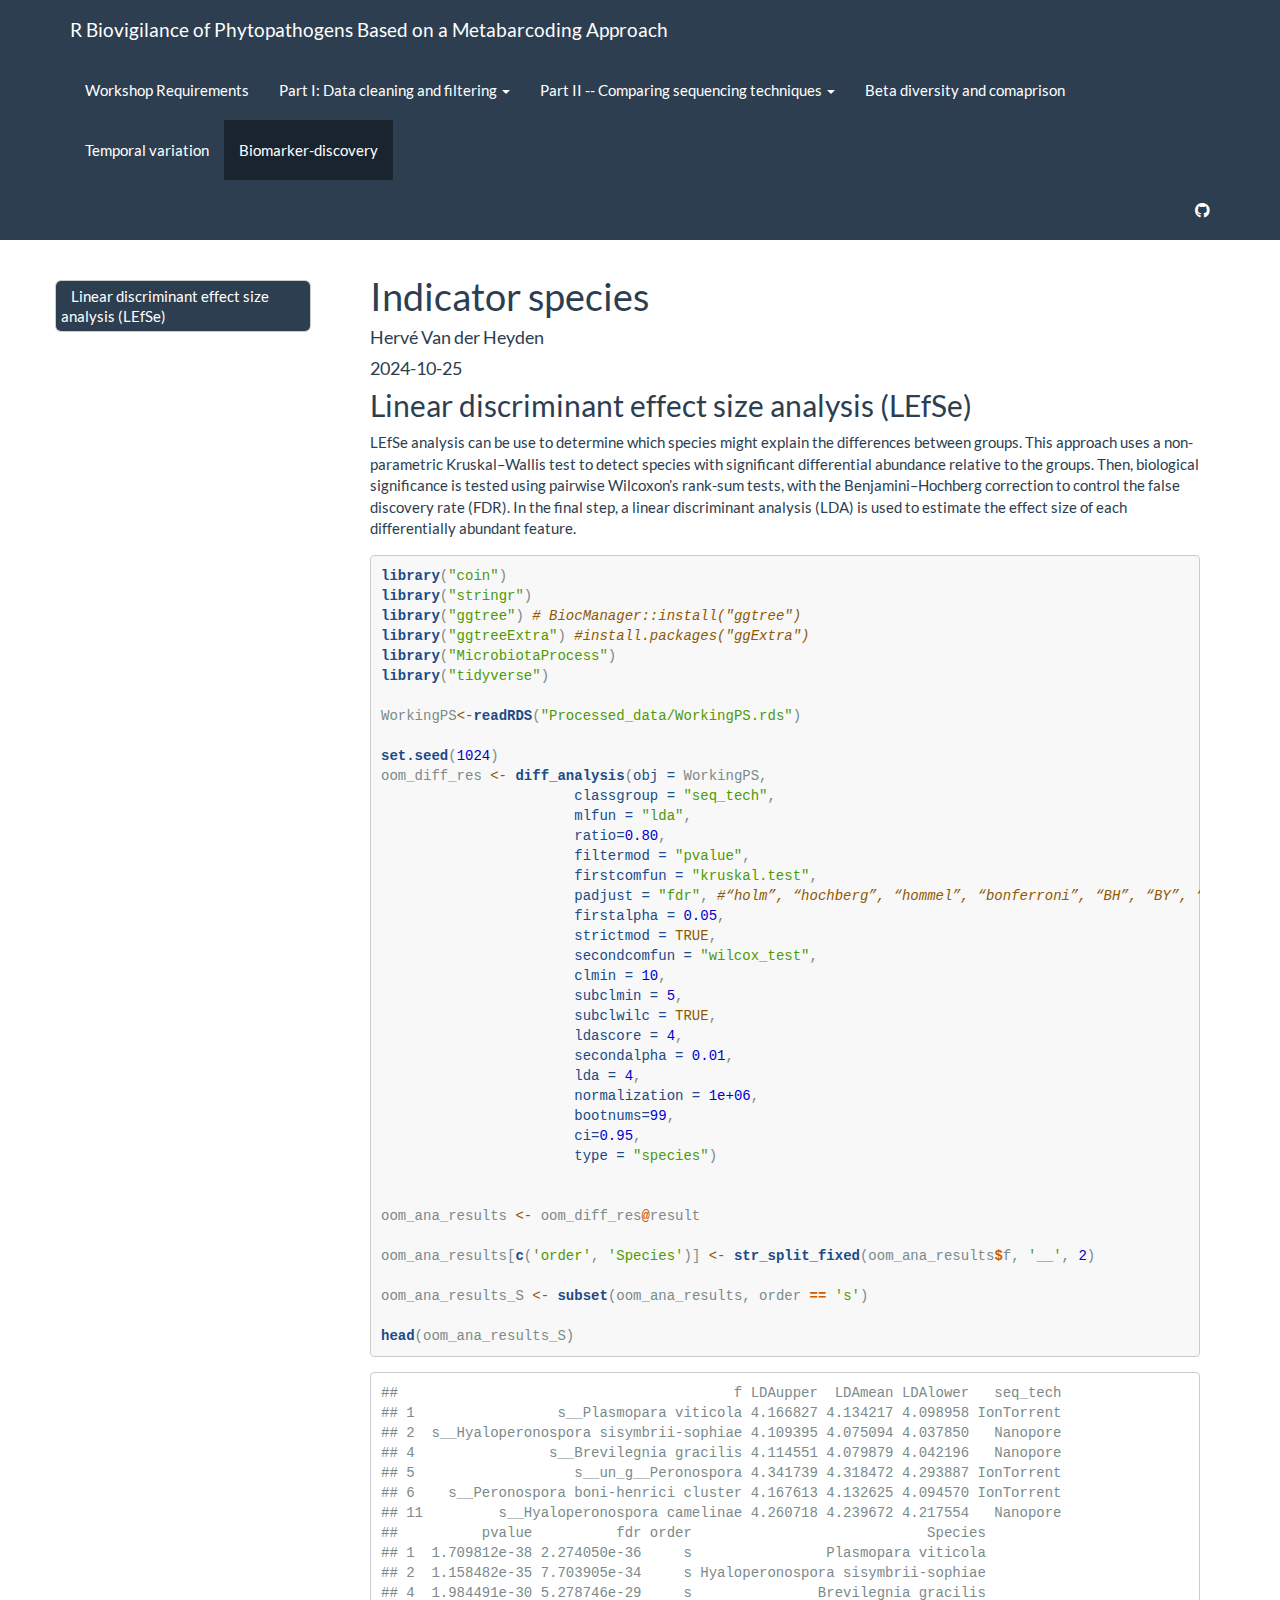
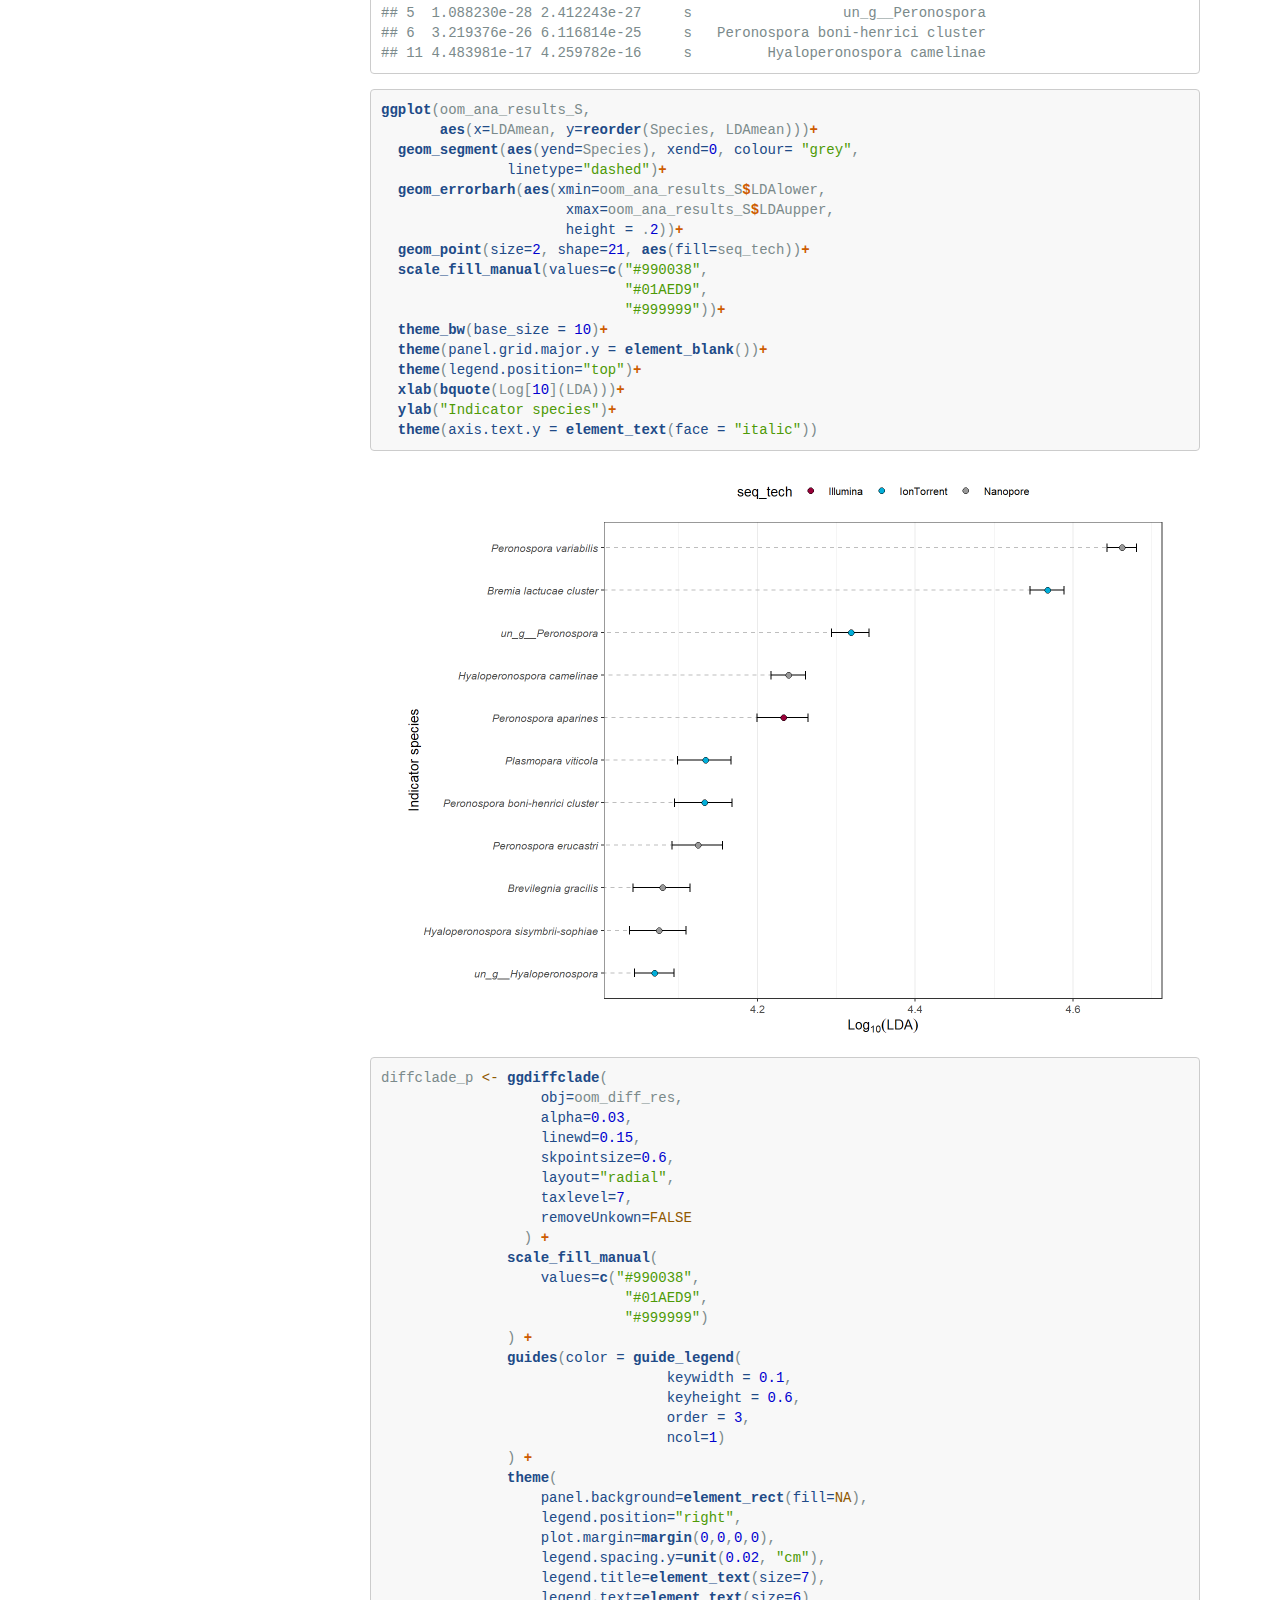
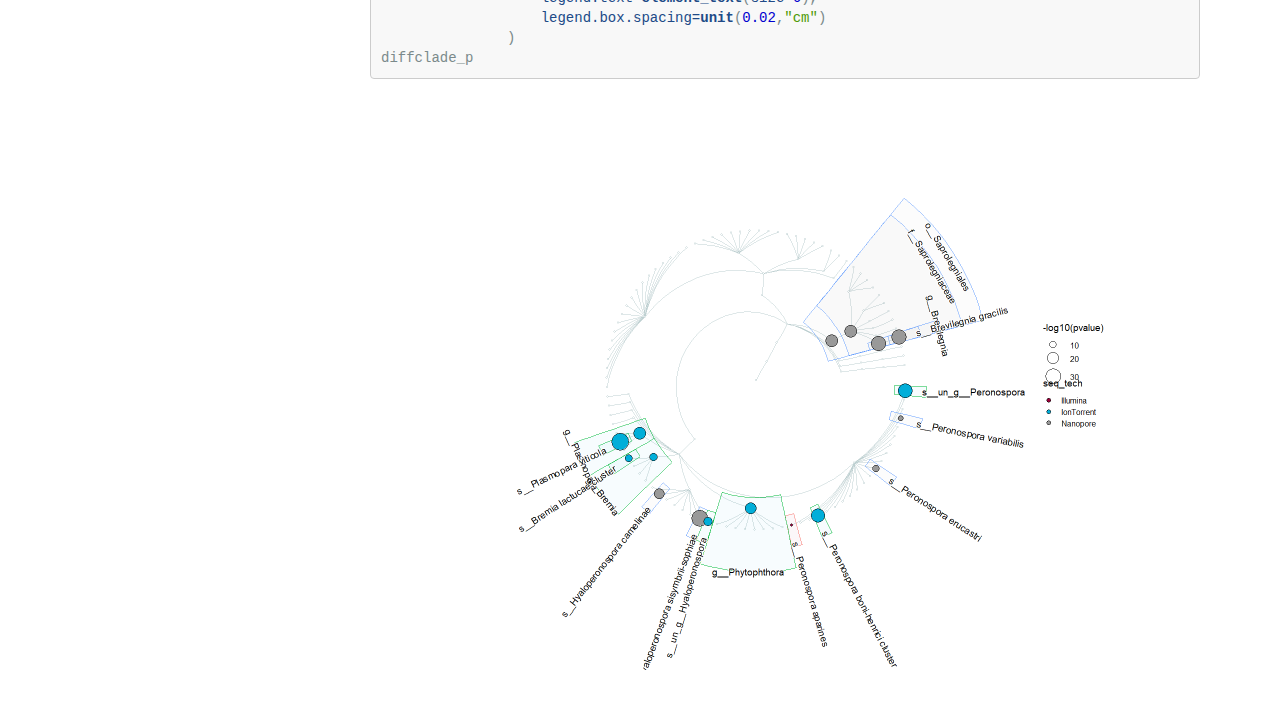
<file: 8_biomarker-discovery.html>
<!DOCTYPE html>

<html>

<head>

<meta charset="utf-8" />
<meta name="generator" content="pandoc" />
<meta http-equiv="X-UA-Compatible" content="IE=EDGE" />


<meta name="author" content="Hervé Van der Heyden" />

<meta name="date" content="2024-10-25" />

<title>Indicator species</title>

<script src="site_libs/header-attrs-2.28/header-attrs.js"></script>
<script src="site_libs/jquery-3.6.0/jquery-3.6.0.min.js"></script>
<meta name="viewport" content="width=device-width, initial-scale=1" />
<link href="site_libs/bootstrap-3.3.5/css/flatly.min.css" rel="stylesheet" />
<script src="site_libs/bootstrap-3.3.5/js/bootstrap.min.js"></script>
<script src="site_libs/bootstrap-3.3.5/shim/html5shiv.min.js"></script>
<script src="site_libs/bootstrap-3.3.5/shim/respond.min.js"></script>
<style>h1 {font-size: 34px;}
       h1.title {font-size: 38px;}
       h2 {font-size: 30px;}
       h3 {font-size: 24px;}
       h4 {font-size: 18px;}
       h5 {font-size: 16px;}
       h6 {font-size: 12px;}
       code {color: inherit; background-color: rgba(0, 0, 0, 0.04);}
       pre:not([class]) { background-color: white }</style>
<script src="site_libs/jqueryui-1.13.2/jquery-ui.min.js"></script>
<link href="site_libs/tocify-1.9.1/jquery.tocify.css" rel="stylesheet" />
<script src="site_libs/tocify-1.9.1/jquery.tocify.js"></script>
<script src="site_libs/navigation-1.1/tabsets.js"></script>
<link href="site_libs/font-awesome-6.4.2/css/all.min.css" rel="stylesheet" />
<link href="site_libs/font-awesome-6.4.2/css/v4-shims.min.css" rel="stylesheet" />

<style type="text/css">
  code{white-space: pre-wrap;}
  span.smallcaps{font-variant: small-caps;}
  span.underline{text-decoration: underline;}
  div.column{display: inline-block; vertical-align: top; width: 50%;}
  div.hanging-indent{margin-left: 1.5em; text-indent: -1.5em;}
  ul.task-list{list-style: none;}
    </style>



<style type="text/css">
  code {
    white-space: pre;
  }
  .sourceCode {
    overflow: visible;
  }
</style>
<style type="text/css" data-origin="pandoc">
pre > code.sourceCode { white-space: pre; position: relative; }
pre > code.sourceCode > span { line-height: 1.25; }
pre > code.sourceCode > span:empty { height: 1.2em; }
.sourceCode { overflow: visible; }
code.sourceCode > span { color: inherit; text-decoration: inherit; }
div.sourceCode { margin: 1em 0; }
pre.sourceCode { margin: 0; }
@media screen {
div.sourceCode { overflow: auto; }
}
@media print {
pre > code.sourceCode { white-space: pre-wrap; }
pre > code.sourceCode > span { display: inline-block; text-indent: -5em; padding-left: 5em; }
}
pre.numberSource code
  { counter-reset: source-line 0; }
pre.numberSource code > span
  { position: relative; left: -4em; counter-increment: source-line; }
pre.numberSource code > span > a:first-child::before
  { content: counter(source-line);
    position: relative; left: -1em; text-align: right; vertical-align: baseline;
    border: none; display: inline-block;
    -webkit-touch-callout: none; -webkit-user-select: none;
    -khtml-user-select: none; -moz-user-select: none;
    -ms-user-select: none; user-select: none;
    padding: 0 4px; width: 4em;
    color: #aaaaaa;
  }
pre.numberSource { margin-left: 3em; border-left: 1px solid #aaaaaa;  padding-left: 4px; }
div.sourceCode
  {  background-color: #f8f8f8; }
@media screen {
pre > code.sourceCode > span > a:first-child::before { text-decoration: underline; }
}
code span.al { color: #ef2929; } /* Alert */
code span.an { color: #8f5902; font-weight: bold; font-style: italic; } /* Annotation */
code span.at { color: #204a87; } /* Attribute */
code span.bn { color: #0000cf; } /* BaseN */
code span.cf { color: #204a87; font-weight: bold; } /* ControlFlow */
code span.ch { color: #4e9a06; } /* Char */
code span.cn { color: #8f5902; } /* Constant */
code span.co { color: #8f5902; font-style: italic; } /* Comment */
code span.cv { color: #8f5902; font-weight: bold; font-style: italic; } /* CommentVar */
code span.do { color: #8f5902; font-weight: bold; font-style: italic; } /* Documentation */
code span.dt { color: #204a87; } /* DataType */
code span.dv { color: #0000cf; } /* DecVal */
code span.er { color: #a40000; font-weight: bold; } /* Error */
code span.ex { } /* Extension */
code span.fl { color: #0000cf; } /* Float */
code span.fu { color: #204a87; font-weight: bold; } /* Function */
code span.im { } /* Import */
code span.in { color: #8f5902; font-weight: bold; font-style: italic; } /* Information */
code span.kw { color: #204a87; font-weight: bold; } /* Keyword */
code span.op { color: #ce5c00; font-weight: bold; } /* Operator */
code span.ot { color: #8f5902; } /* Other */
code span.pp { color: #8f5902; font-style: italic; } /* Preprocessor */
code span.sc { color: #ce5c00; font-weight: bold; } /* SpecialChar */
code span.ss { color: #4e9a06; } /* SpecialString */
code span.st { color: #4e9a06; } /* String */
code span.va { color: #000000; } /* Variable */
code span.vs { color: #4e9a06; } /* VerbatimString */
code span.wa { color: #8f5902; font-weight: bold; font-style: italic; } /* Warning */

</style>
<script>
// apply pandoc div.sourceCode style to pre.sourceCode instead
(function() {
  var sheets = document.styleSheets;
  for (var i = 0; i < sheets.length; i++) {
    if (sheets[i].ownerNode.dataset["origin"] !== "pandoc") continue;
    try { var rules = sheets[i].cssRules; } catch (e) { continue; }
    var j = 0;
    while (j < rules.length) {
      var rule = rules[j];
      // check if there is a div.sourceCode rule
      if (rule.type !== rule.STYLE_RULE || rule.selectorText !== "div.sourceCode") {
        j++;
        continue;
      }
      var style = rule.style.cssText;
      // check if color or background-color is set
      if (rule.style.color === '' && rule.style.backgroundColor === '') {
        j++;
        continue;
      }
      // replace div.sourceCode by a pre.sourceCode rule
      sheets[i].deleteRule(j);
      sheets[i].insertRule('pre.sourceCode{' + style + '}', j);
    }
  }
})();
</script>







<style type = "text/css">
.main-container {
  max-width: 940px;
  margin-left: auto;
  margin-right: auto;
}
img {
  max-width:100%;
}
.tabbed-pane {
  padding-top: 12px;
}
.html-widget {
  margin-bottom: 20px;
}
button.code-folding-btn:focus {
  outline: none;
}
summary {
  display: list-item;
}
details > summary > p:only-child {
  display: inline;
}
pre code {
  padding: 0;
}
</style>


<style type="text/css">
.dropdown-submenu {
  position: relative;
}
.dropdown-submenu>.dropdown-menu {
  top: 0;
  left: 100%;
  margin-top: -6px;
  margin-left: -1px;
  border-radius: 0 6px 6px 6px;
}
.dropdown-submenu:hover>.dropdown-menu {
  display: block;
}
.dropdown-submenu>a:after {
  display: block;
  content: " ";
  float: right;
  width: 0;
  height: 0;
  border-color: transparent;
  border-style: solid;
  border-width: 5px 0 5px 5px;
  border-left-color: #cccccc;
  margin-top: 5px;
  margin-right: -10px;
}
.dropdown-submenu:hover>a:after {
  border-left-color: #adb5bd;
}
.dropdown-submenu.pull-left {
  float: none;
}
.dropdown-submenu.pull-left>.dropdown-menu {
  left: -100%;
  margin-left: 10px;
  border-radius: 6px 0 6px 6px;
}
</style>

<script type="text/javascript">
// manage active state of menu based on current page
$(document).ready(function () {
  // active menu anchor
  href = window.location.pathname
  href = href.substr(href.lastIndexOf('/') + 1)
  if (href === "")
    href = "index.html";
  var menuAnchor = $('a[href="' + href + '"]');

  // mark the anchor link active (and if it's in a dropdown, also mark that active)
  var dropdown = menuAnchor.closest('li.dropdown');
  if (window.bootstrap) { // Bootstrap 4+
    menuAnchor.addClass('active');
    dropdown.find('> .dropdown-toggle').addClass('active');
  } else { // Bootstrap 3
    menuAnchor.parent().addClass('active');
    dropdown.addClass('active');
  }

  // Navbar adjustments
  var navHeight = $(".navbar").first().height() + 15;
  var style = document.createElement('style');
  var pt = "padding-top: " + navHeight + "px; ";
  var mt = "margin-top: -" + navHeight + "px; ";
  var css = "";
  // offset scroll position for anchor links (for fixed navbar)
  for (var i = 1; i <= 6; i++) {
    css += ".section h" + i + "{ " + pt + mt + "}\n";
  }
  style.innerHTML = "body {" + pt + "padding-bottom: 40px; }\n" + css;
  document.head.appendChild(style);
});
</script>

<!-- tabsets -->

<style type="text/css">
.tabset-dropdown > .nav-tabs {
  display: inline-table;
  max-height: 500px;
  min-height: 44px;
  overflow-y: auto;
  border: 1px solid #ddd;
  border-radius: 4px;
}

.tabset-dropdown > .nav-tabs > li.active:before, .tabset-dropdown > .nav-tabs.nav-tabs-open:before {
  content: "\e259";
  font-family: 'Glyphicons Halflings';
  display: inline-block;
  padding: 10px;
  border-right: 1px solid #ddd;
}

.tabset-dropdown > .nav-tabs.nav-tabs-open > li.active:before {
  content: "\e258";
  font-family: 'Glyphicons Halflings';
  border: none;
}

.tabset-dropdown > .nav-tabs > li.active {
  display: block;
}

.tabset-dropdown > .nav-tabs > li > a,
.tabset-dropdown > .nav-tabs > li > a:focus,
.tabset-dropdown > .nav-tabs > li > a:hover {
  border: none;
  display: inline-block;
  border-radius: 4px;
  background-color: transparent;
}

.tabset-dropdown > .nav-tabs.nav-tabs-open > li {
  display: block;
  float: none;
}

.tabset-dropdown > .nav-tabs > li {
  display: none;
}
</style>

<!-- code folding -->



<style type="text/css">

#TOC {
  margin: 25px 0px 20px 0px;
}
@media (max-width: 768px) {
#TOC {
  position: relative;
  width: 100%;
}
}

@media print {
.toc-content {
  /* see https://github.com/w3c/csswg-drafts/issues/4434 */
  float: right;
}
}

.toc-content {
  padding-left: 30px;
  padding-right: 40px;
}

div.main-container {
  max-width: 1200px;
}

div.tocify {
  width: 20%;
  max-width: 260px;
  max-height: 85%;
}

@media (min-width: 768px) and (max-width: 991px) {
  div.tocify {
    width: 25%;
  }
}

@media (max-width: 767px) {
  div.tocify {
    width: 100%;
    max-width: none;
  }
}

.tocify ul, .tocify li {
  line-height: 20px;
}

.tocify-subheader .tocify-item {
  font-size: 0.90em;
}

.tocify .list-group-item {
  border-radius: 0px;
}


</style>



</head>

<body>


<div class="container-fluid main-container">


<!-- setup 3col/9col grid for toc_float and main content  -->
<div class="row">
<div class="col-xs-12 col-sm-4 col-md-3">
<div id="TOC" class="tocify">
</div>
</div>

<div class="toc-content col-xs-12 col-sm-8 col-md-9">




<div class="navbar navbar-default  navbar-fixed-top" role="navigation">
  <div class="container">
    <div class="navbar-header">
      <button type="button" class="navbar-toggle collapsed" data-toggle="collapse" data-bs-toggle="collapse" data-target="#navbar" data-bs-target="#navbar">
        <span class="icon-bar"></span>
        <span class="icon-bar"></span>
        <span class="icon-bar"></span>
      </button>
      <a class="navbar-brand" href="index.html">R Biovigilance of Phytopathogens Based on a Metabarcoding Approach</a>
    </div>
    <div id="navbar" class="navbar-collapse collapse">
      <ul class="nav navbar-nav">
        <li>
  <a href="setup_requirements.html">Workshop Requirements</a>
</li>
<li class="dropdown">
  <a href="#" class="dropdown-toggle" data-toggle="dropdown" role="button" data-bs-toggle="dropdown" aria-expanded="false">
    Part I: Data cleaning and filtering
     
    <span class="caret"></span>
  </a>
  <ul class="dropdown-menu" role="menu">
    <li>
      <a href="1_import_data.html">Importing data into R</a>
    </li>
    <li>
      <a href="2_preprocessing.html">Data cleaning</a>
    </li>
    <li>
      <a href="3_summaries.html">Data filtering</a>
    </li>
  </ul>
</li>
<li class="dropdown">
  <a href="#" class="dropdown-toggle" data-toggle="dropdown" role="button" data-bs-toggle="dropdown" aria-expanded="false">
    Part II -- Comparing sequencing techniques
     
    <span class="caret"></span>
  </a>
  <ul class="dropdown-menu" role="menu">
    <li>
      <a href="4_stacked_barchart.html">stacked bar charts</a>
    </li>
    <li>
      <a href="5_comparison.html">Comparisons</a>
    </li>
  </ul>
</li>
<li>
  <a href="6_Heat_map.html">Beta diversity and comaprison</a>
</li>
<li>
  <a href="7_Time_series.html">Temporal variation</a>
</li>
<li>
  <a href="8_biomarker-discovery.html">Biomarker-discovery</a>
</li>
      </ul>
      <ul class="nav navbar-nav navbar-right">
        <li>
  <a href="https://github.com/hvanderheyden/Plant_Canada_2024_workshop.github.io">
    <span class="fa fa-github"></span>
     
  </a>
</li>
      </ul>
    </div><!--/.nav-collapse -->
  </div><!--/.container -->
</div><!--/.navbar -->

<div id="header">



<h1 class="title toc-ignore">Indicator species</h1>
<h4 class="author">Hervé Van der Heyden</h4>
<h4 class="date">2024-10-25</h4>

</div>


<div id="linear-discriminant-effect-size-analysis-lefse"
class="section level2">
<h2>Linear discriminant effect size analysis (LEfSe)</h2>
<p>LEfSe analysis can be use to determine which species might explain
the differences between groups. This approach uses a non-parametric
Kruskal–Wallis test to detect species with significant differential
abundance relative to the groups. Then, biological significance is
tested using pairwise Wilcoxon’s rank-sum tests, with the
Benjamini–Hochberg correction to control the false discovery rate (FDR).
In the final step, a linear discriminant analysis (LDA) is used to
estimate the effect size of each differentially abundant feature.</p>
<div class="sourceCode" id="cb1"><pre class="sourceCode r"><code class="sourceCode r"><span id="cb1-1"><a href="#cb1-1" tabindex="-1"></a><span class="fu">library</span>(<span class="st">&quot;coin&quot;</span>)</span>
<span id="cb1-2"><a href="#cb1-2" tabindex="-1"></a><span class="fu">library</span>(<span class="st">&quot;stringr&quot;</span>)</span>
<span id="cb1-3"><a href="#cb1-3" tabindex="-1"></a><span class="fu">library</span>(<span class="st">&quot;ggtree&quot;</span>) <span class="co"># BiocManager::install(&quot;ggtree&quot;)</span></span>
<span id="cb1-4"><a href="#cb1-4" tabindex="-1"></a><span class="fu">library</span>(<span class="st">&quot;ggtreeExtra&quot;</span>) <span class="co">#install.packages(&quot;ggExtra&quot;)</span></span>
<span id="cb1-5"><a href="#cb1-5" tabindex="-1"></a><span class="fu">library</span>(<span class="st">&quot;MicrobiotaProcess&quot;</span>)</span>
<span id="cb1-6"><a href="#cb1-6" tabindex="-1"></a><span class="fu">library</span>(<span class="st">&quot;tidyverse&quot;</span>)</span>
<span id="cb1-7"><a href="#cb1-7" tabindex="-1"></a></span>
<span id="cb1-8"><a href="#cb1-8" tabindex="-1"></a>WorkingPS<span class="ot">&lt;-</span><span class="fu">readRDS</span>(<span class="st">&quot;Processed_data/WorkingPS.rds&quot;</span>)</span>
<span id="cb1-9"><a href="#cb1-9" tabindex="-1"></a></span>
<span id="cb1-10"><a href="#cb1-10" tabindex="-1"></a><span class="fu">set.seed</span>(<span class="dv">1024</span>)</span>
<span id="cb1-11"><a href="#cb1-11" tabindex="-1"></a>oom_diff_res <span class="ot">&lt;-</span> <span class="fu">diff_analysis</span>(<span class="at">obj =</span> WorkingPS,</span>
<span id="cb1-12"><a href="#cb1-12" tabindex="-1"></a>                       <span class="at">classgroup =</span> <span class="st">&quot;seq_tech&quot;</span>,</span>
<span id="cb1-13"><a href="#cb1-13" tabindex="-1"></a>                       <span class="at">mlfun =</span> <span class="st">&quot;lda&quot;</span>,</span>
<span id="cb1-14"><a href="#cb1-14" tabindex="-1"></a>                       <span class="at">ratio=</span><span class="fl">0.80</span>,</span>
<span id="cb1-15"><a href="#cb1-15" tabindex="-1"></a>                       <span class="at">filtermod =</span> <span class="st">&quot;pvalue&quot;</span>,</span>
<span id="cb1-16"><a href="#cb1-16" tabindex="-1"></a>                       <span class="at">firstcomfun =</span> <span class="st">&quot;kruskal.test&quot;</span>,</span>
<span id="cb1-17"><a href="#cb1-17" tabindex="-1"></a>                       <span class="at">padjust =</span> <span class="st">&quot;fdr&quot;</span>, <span class="co">#“holm”, “hochberg”, “hommel”, “bonferroni”, “BH”, “BY”, “fdr”, “none”</span></span>
<span id="cb1-18"><a href="#cb1-18" tabindex="-1"></a>                       <span class="at">firstalpha =</span> <span class="fl">0.05</span>,</span>
<span id="cb1-19"><a href="#cb1-19" tabindex="-1"></a>                       <span class="at">strictmod =</span> <span class="cn">TRUE</span>,</span>
<span id="cb1-20"><a href="#cb1-20" tabindex="-1"></a>                       <span class="at">secondcomfun =</span> <span class="st">&quot;wilcox_test&quot;</span>,</span>
<span id="cb1-21"><a href="#cb1-21" tabindex="-1"></a>                       <span class="at">clmin =</span> <span class="dv">10</span>,</span>
<span id="cb1-22"><a href="#cb1-22" tabindex="-1"></a>                       <span class="at">subclmin =</span> <span class="dv">5</span>,</span>
<span id="cb1-23"><a href="#cb1-23" tabindex="-1"></a>                       <span class="at">subclwilc =</span> <span class="cn">TRUE</span>,</span>
<span id="cb1-24"><a href="#cb1-24" tabindex="-1"></a>                       <span class="at">ldascore =</span> <span class="dv">4</span>,</span>
<span id="cb1-25"><a href="#cb1-25" tabindex="-1"></a>                       <span class="at">secondalpha =</span> <span class="fl">0.01</span>,</span>
<span id="cb1-26"><a href="#cb1-26" tabindex="-1"></a>                       <span class="at">lda =</span> <span class="dv">4</span>,</span>
<span id="cb1-27"><a href="#cb1-27" tabindex="-1"></a>                       <span class="at">normalization =</span> <span class="fl">1e+06</span>,</span>
<span id="cb1-28"><a href="#cb1-28" tabindex="-1"></a>                       <span class="at">bootnums=</span><span class="dv">99</span>,</span>
<span id="cb1-29"><a href="#cb1-29" tabindex="-1"></a>                       <span class="at">ci=</span><span class="fl">0.95</span>,</span>
<span id="cb1-30"><a href="#cb1-30" tabindex="-1"></a>                       <span class="at">type =</span> <span class="st">&quot;species&quot;</span>)</span>
<span id="cb1-31"><a href="#cb1-31" tabindex="-1"></a></span>
<span id="cb1-32"><a href="#cb1-32" tabindex="-1"></a></span>
<span id="cb1-33"><a href="#cb1-33" tabindex="-1"></a>oom_ana_results <span class="ot">&lt;-</span> oom_diff_res<span class="sc">@</span>result</span>
<span id="cb1-34"><a href="#cb1-34" tabindex="-1"></a></span>
<span id="cb1-35"><a href="#cb1-35" tabindex="-1"></a>oom_ana_results[<span class="fu">c</span>(<span class="st">&#39;order&#39;</span>, <span class="st">&#39;Species&#39;</span>)] <span class="ot">&lt;-</span> <span class="fu">str_split_fixed</span>(oom_ana_results<span class="sc">$</span>f, <span class="st">&#39;__&#39;</span>, <span class="dv">2</span>)</span>
<span id="cb1-36"><a href="#cb1-36" tabindex="-1"></a></span>
<span id="cb1-37"><a href="#cb1-37" tabindex="-1"></a>oom_ana_results_S <span class="ot">&lt;-</span> <span class="fu">subset</span>(oom_ana_results, order <span class="sc">==</span> <span class="st">&#39;s&#39;</span>)</span>
<span id="cb1-38"><a href="#cb1-38" tabindex="-1"></a></span>
<span id="cb1-39"><a href="#cb1-39" tabindex="-1"></a><span class="fu">head</span>(oom_ana_results_S)</span></code></pre></div>
<pre><code>##                                        f LDAupper  LDAmean LDAlower   seq_tech
## 1                 s__Plasmopara viticola 4.166827 4.134217 4.098958 IonTorrent
## 2  s__Hyaloperonospora sisymbrii-sophiae 4.109395 4.075094 4.037850   Nanopore
## 4                s__Brevilegnia gracilis 4.114551 4.079879 4.042196   Nanopore
## 5                   s__un_g__Peronospora 4.341739 4.318472 4.293887 IonTorrent
## 6    s__Peronospora boni-henrici cluster 4.167613 4.132625 4.094570 IonTorrent
## 11         s__Hyaloperonospora camelinae 4.260718 4.239672 4.217554   Nanopore
##          pvalue          fdr order                            Species
## 1  1.709812e-38 2.274050e-36     s                Plasmopara viticola
## 2  1.158482e-35 7.703905e-34     s Hyaloperonospora sisymbrii-sophiae
## 4  1.984491e-30 5.278746e-29     s               Brevilegnia gracilis
## 5  1.088230e-28 2.412243e-27     s                  un_g__Peronospora
## 6  3.219376e-26 6.116814e-25     s   Peronospora boni-henrici cluster
## 11 4.483981e-17 4.259782e-16     s         Hyaloperonospora camelinae</code></pre>
<div class="sourceCode" id="cb3"><pre class="sourceCode r"><code class="sourceCode r"><span id="cb3-1"><a href="#cb3-1" tabindex="-1"></a><span class="fu">ggplot</span>(oom_ana_results_S,</span>
<span id="cb3-2"><a href="#cb3-2" tabindex="-1"></a>       <span class="fu">aes</span>(<span class="at">x=</span>LDAmean, <span class="at">y=</span><span class="fu">reorder</span>(Species, LDAmean)))<span class="sc">+</span></span>
<span id="cb3-3"><a href="#cb3-3" tabindex="-1"></a>  <span class="fu">geom_segment</span>(<span class="fu">aes</span>(<span class="at">yend=</span>Species), <span class="at">xend=</span><span class="dv">0</span>, <span class="at">colour=</span> <span class="st">&quot;grey&quot;</span>, </span>
<span id="cb3-4"><a href="#cb3-4" tabindex="-1"></a>               <span class="at">linetype=</span><span class="st">&quot;dashed&quot;</span>)<span class="sc">+</span></span>
<span id="cb3-5"><a href="#cb3-5" tabindex="-1"></a>  <span class="fu">geom_errorbarh</span>(<span class="fu">aes</span>(<span class="at">xmin=</span>oom_ana_results_S<span class="sc">$</span>LDAlower, </span>
<span id="cb3-6"><a href="#cb3-6" tabindex="-1"></a>                      <span class="at">xmax=</span>oom_ana_results_S<span class="sc">$</span>LDAupper,</span>
<span id="cb3-7"><a href="#cb3-7" tabindex="-1"></a>                      <span class="at">height =</span> .<span class="dv">2</span>))<span class="sc">+</span></span>
<span id="cb3-8"><a href="#cb3-8" tabindex="-1"></a>  <span class="fu">geom_point</span>(<span class="at">size=</span><span class="dv">2</span>, <span class="at">shape=</span><span class="dv">21</span>, <span class="fu">aes</span>(<span class="at">fill=</span>seq_tech))<span class="sc">+</span></span>
<span id="cb3-9"><a href="#cb3-9" tabindex="-1"></a>  <span class="fu">scale_fill_manual</span>(<span class="at">values=</span><span class="fu">c</span>(<span class="st">&quot;#990038&quot;</span>, </span>
<span id="cb3-10"><a href="#cb3-10" tabindex="-1"></a>                             <span class="st">&quot;#01AED9&quot;</span>,</span>
<span id="cb3-11"><a href="#cb3-11" tabindex="-1"></a>                             <span class="st">&quot;#999999&quot;</span>))<span class="sc">+</span></span>
<span id="cb3-12"><a href="#cb3-12" tabindex="-1"></a>  <span class="fu">theme_bw</span>(<span class="at">base_size =</span> <span class="dv">10</span>)<span class="sc">+</span></span>
<span id="cb3-13"><a href="#cb3-13" tabindex="-1"></a>  <span class="fu">theme</span>(<span class="at">panel.grid.major.y =</span> <span class="fu">element_blank</span>())<span class="sc">+</span></span>
<span id="cb3-14"><a href="#cb3-14" tabindex="-1"></a>  <span class="fu">theme</span>(<span class="at">legend.position=</span><span class="st">&quot;top&quot;</span>)<span class="sc">+</span></span>
<span id="cb3-15"><a href="#cb3-15" tabindex="-1"></a>  <span class="fu">xlab</span>(<span class="fu">bquote</span>(Log[<span class="dv">10</span>](LDA)))<span class="sc">+</span></span>
<span id="cb3-16"><a href="#cb3-16" tabindex="-1"></a>  <span class="fu">ylab</span>(<span class="st">&quot;Indicator species&quot;</span>)<span class="sc">+</span></span>
<span id="cb3-17"><a href="#cb3-17" tabindex="-1"></a>  <span class="fu">theme</span>(<span class="at">axis.text.y =</span> <span class="fu">element_text</span>(<span class="at">face =</span> <span class="st">&quot;italic&quot;</span>))</span></code></pre></div>
<p><img src="8_biomarker-discovery_files/figure-html/unnamed-chunk-2-1.png" width="768" style="display: block; margin: auto;" /></p>
<div class="sourceCode" id="cb4"><pre class="sourceCode r"><code class="sourceCode r"><span id="cb4-1"><a href="#cb4-1" tabindex="-1"></a>diffclade_p <span class="ot">&lt;-</span> <span class="fu">ggdiffclade</span>(</span>
<span id="cb4-2"><a href="#cb4-2" tabindex="-1"></a>                   <span class="at">obj=</span>oom_diff_res,</span>
<span id="cb4-3"><a href="#cb4-3" tabindex="-1"></a>                   <span class="at">alpha=</span><span class="fl">0.03</span>, </span>
<span id="cb4-4"><a href="#cb4-4" tabindex="-1"></a>                   <span class="at">linewd=</span><span class="fl">0.15</span>,</span>
<span id="cb4-5"><a href="#cb4-5" tabindex="-1"></a>                   <span class="at">skpointsize=</span><span class="fl">0.6</span>, </span>
<span id="cb4-6"><a href="#cb4-6" tabindex="-1"></a>                   <span class="at">layout=</span><span class="st">&quot;radial&quot;</span>,</span>
<span id="cb4-7"><a href="#cb4-7" tabindex="-1"></a>                   <span class="at">taxlevel=</span><span class="dv">7</span>, </span>
<span id="cb4-8"><a href="#cb4-8" tabindex="-1"></a>                   <span class="at">removeUnkown=</span><span class="cn">FALSE</span></span>
<span id="cb4-9"><a href="#cb4-9" tabindex="-1"></a>                 ) <span class="sc">+</span></span>
<span id="cb4-10"><a href="#cb4-10" tabindex="-1"></a>               <span class="fu">scale_fill_manual</span>(</span>
<span id="cb4-11"><a href="#cb4-11" tabindex="-1"></a>                   <span class="at">values=</span><span class="fu">c</span>(<span class="st">&quot;#990038&quot;</span>, </span>
<span id="cb4-12"><a href="#cb4-12" tabindex="-1"></a>                             <span class="st">&quot;#01AED9&quot;</span>,</span>
<span id="cb4-13"><a href="#cb4-13" tabindex="-1"></a>                             <span class="st">&quot;#999999&quot;</span>)</span>
<span id="cb4-14"><a href="#cb4-14" tabindex="-1"></a>               ) <span class="sc">+</span></span>
<span id="cb4-15"><a href="#cb4-15" tabindex="-1"></a>               <span class="fu">guides</span>(<span class="at">color =</span> <span class="fu">guide_legend</span>(</span>
<span id="cb4-16"><a href="#cb4-16" tabindex="-1"></a>                                  <span class="at">keywidth =</span> <span class="fl">0.1</span>, </span>
<span id="cb4-17"><a href="#cb4-17" tabindex="-1"></a>                                  <span class="at">keyheight =</span> <span class="fl">0.6</span>,</span>
<span id="cb4-18"><a href="#cb4-18" tabindex="-1"></a>                                  <span class="at">order =</span> <span class="dv">3</span>,</span>
<span id="cb4-19"><a href="#cb4-19" tabindex="-1"></a>                                  <span class="at">ncol=</span><span class="dv">1</span>)</span>
<span id="cb4-20"><a href="#cb4-20" tabindex="-1"></a>               ) <span class="sc">+</span></span>
<span id="cb4-21"><a href="#cb4-21" tabindex="-1"></a>               <span class="fu">theme</span>(</span>
<span id="cb4-22"><a href="#cb4-22" tabindex="-1"></a>                   <span class="at">panel.background=</span><span class="fu">element_rect</span>(<span class="at">fill=</span><span class="cn">NA</span>),</span>
<span id="cb4-23"><a href="#cb4-23" tabindex="-1"></a>                   <span class="at">legend.position=</span><span class="st">&quot;right&quot;</span>, </span>
<span id="cb4-24"><a href="#cb4-24" tabindex="-1"></a>                   <span class="at">plot.margin=</span><span class="fu">margin</span>(<span class="dv">0</span>,<span class="dv">0</span>,<span class="dv">0</span>,<span class="dv">0</span>),</span>
<span id="cb4-25"><a href="#cb4-25" tabindex="-1"></a>                   <span class="at">legend.spacing.y=</span><span class="fu">unit</span>(<span class="fl">0.02</span>, <span class="st">&quot;cm&quot;</span>), </span>
<span id="cb4-26"><a href="#cb4-26" tabindex="-1"></a>                   <span class="at">legend.title=</span><span class="fu">element_text</span>(<span class="at">size=</span><span class="dv">7</span>),</span>
<span id="cb4-27"><a href="#cb4-27" tabindex="-1"></a>                   <span class="at">legend.text=</span><span class="fu">element_text</span>(<span class="at">size=</span><span class="dv">6</span>), </span>
<span id="cb4-28"><a href="#cb4-28" tabindex="-1"></a>                   <span class="at">legend.box.spacing=</span><span class="fu">unit</span>(<span class="fl">0.02</span>,<span class="st">&quot;cm&quot;</span>)</span>
<span id="cb4-29"><a href="#cb4-29" tabindex="-1"></a>               )</span>
<span id="cb4-30"><a href="#cb4-30" tabindex="-1"></a>diffclade_p</span></code></pre></div>
<p><img src="8_biomarker-discovery_files/figure-html/unnamed-chunk-3-1.png" width="768" style="display: block; margin: auto;" /></p>
</div>



</div>
</div>

</div>

<script>

// add bootstrap table styles to pandoc tables
function bootstrapStylePandocTables() {
  $('tr.odd').parent('tbody').parent('table').addClass('table table-condensed');
}
$(document).ready(function () {
  bootstrapStylePandocTables();
});


</script>

<!-- tabsets -->

<script>
$(document).ready(function () {
  window.buildTabsets("TOC");
});

$(document).ready(function () {
  $('.tabset-dropdown > .nav-tabs > li').click(function () {
    $(this).parent().toggleClass('nav-tabs-open');
  });
});
</script>

<!-- code folding -->

<script>
$(document).ready(function ()  {

    // temporarily add toc-ignore selector to headers for the consistency with Pandoc
    $('.unlisted.unnumbered').addClass('toc-ignore')

    // move toc-ignore selectors from section div to header
    $('div.section.toc-ignore')
        .removeClass('toc-ignore')
        .children('h1,h2,h3,h4,h5').addClass('toc-ignore');

    // establish options
    var options = {
      selectors: "h1,h2",
      theme: "bootstrap3",
      context: '.toc-content',
      hashGenerator: function (text) {
        return text.replace(/[.\\/?&!#<>]/g, '').replace(/\s/g, '_');
      },
      ignoreSelector: ".toc-ignore",
      scrollTo: 0
    };
    options.showAndHide = true;
    options.smoothScroll = true;

    // tocify
    var toc = $("#TOC").tocify(options).data("toc-tocify");
});
</script>

<!-- dynamically load mathjax for compatibility with self-contained -->
<script>
  (function () {
    var script = document.createElement("script");
    script.type = "text/javascript";
    script.src  = "https://mathjax.rstudio.com/latest/MathJax.js?config=TeX-AMS-MML_HTMLorMML";
    document.getElementsByTagName("head")[0].appendChild(script);
  })();
</script>

</body>
</html>
</file>
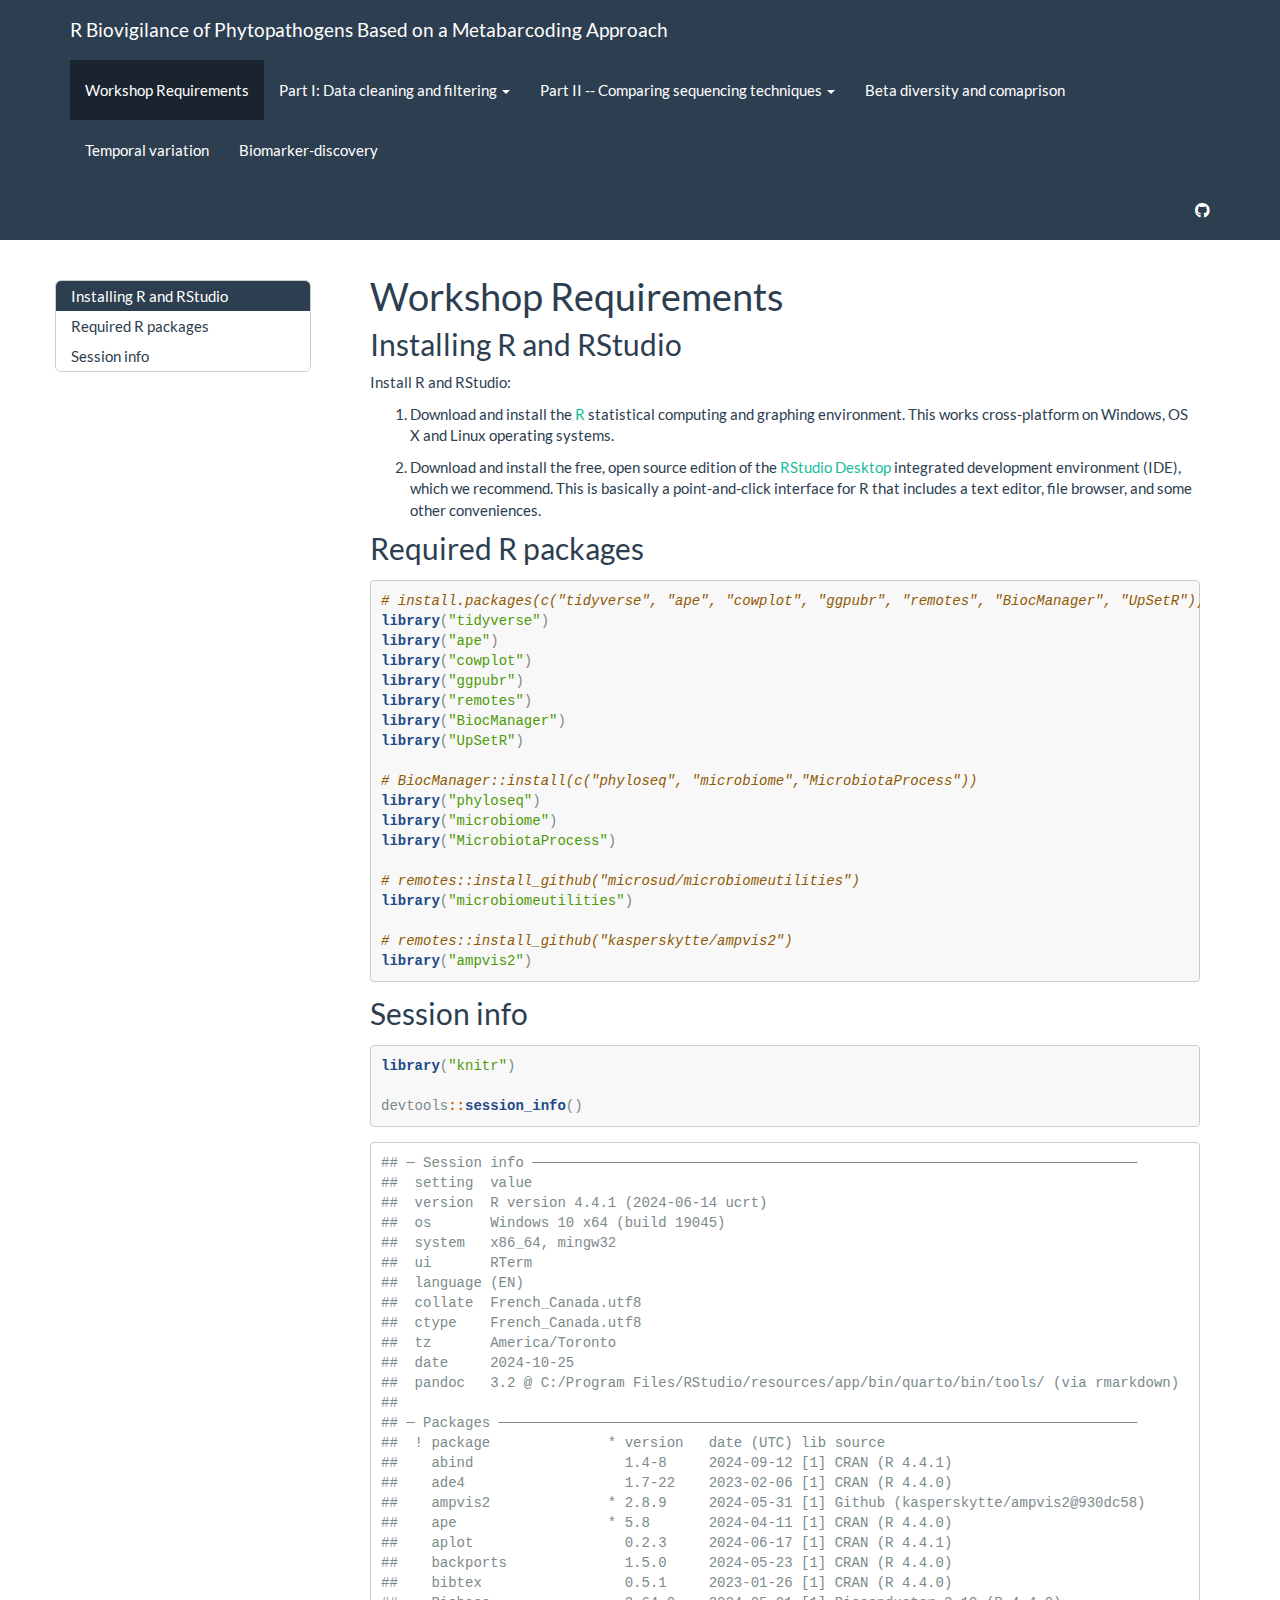
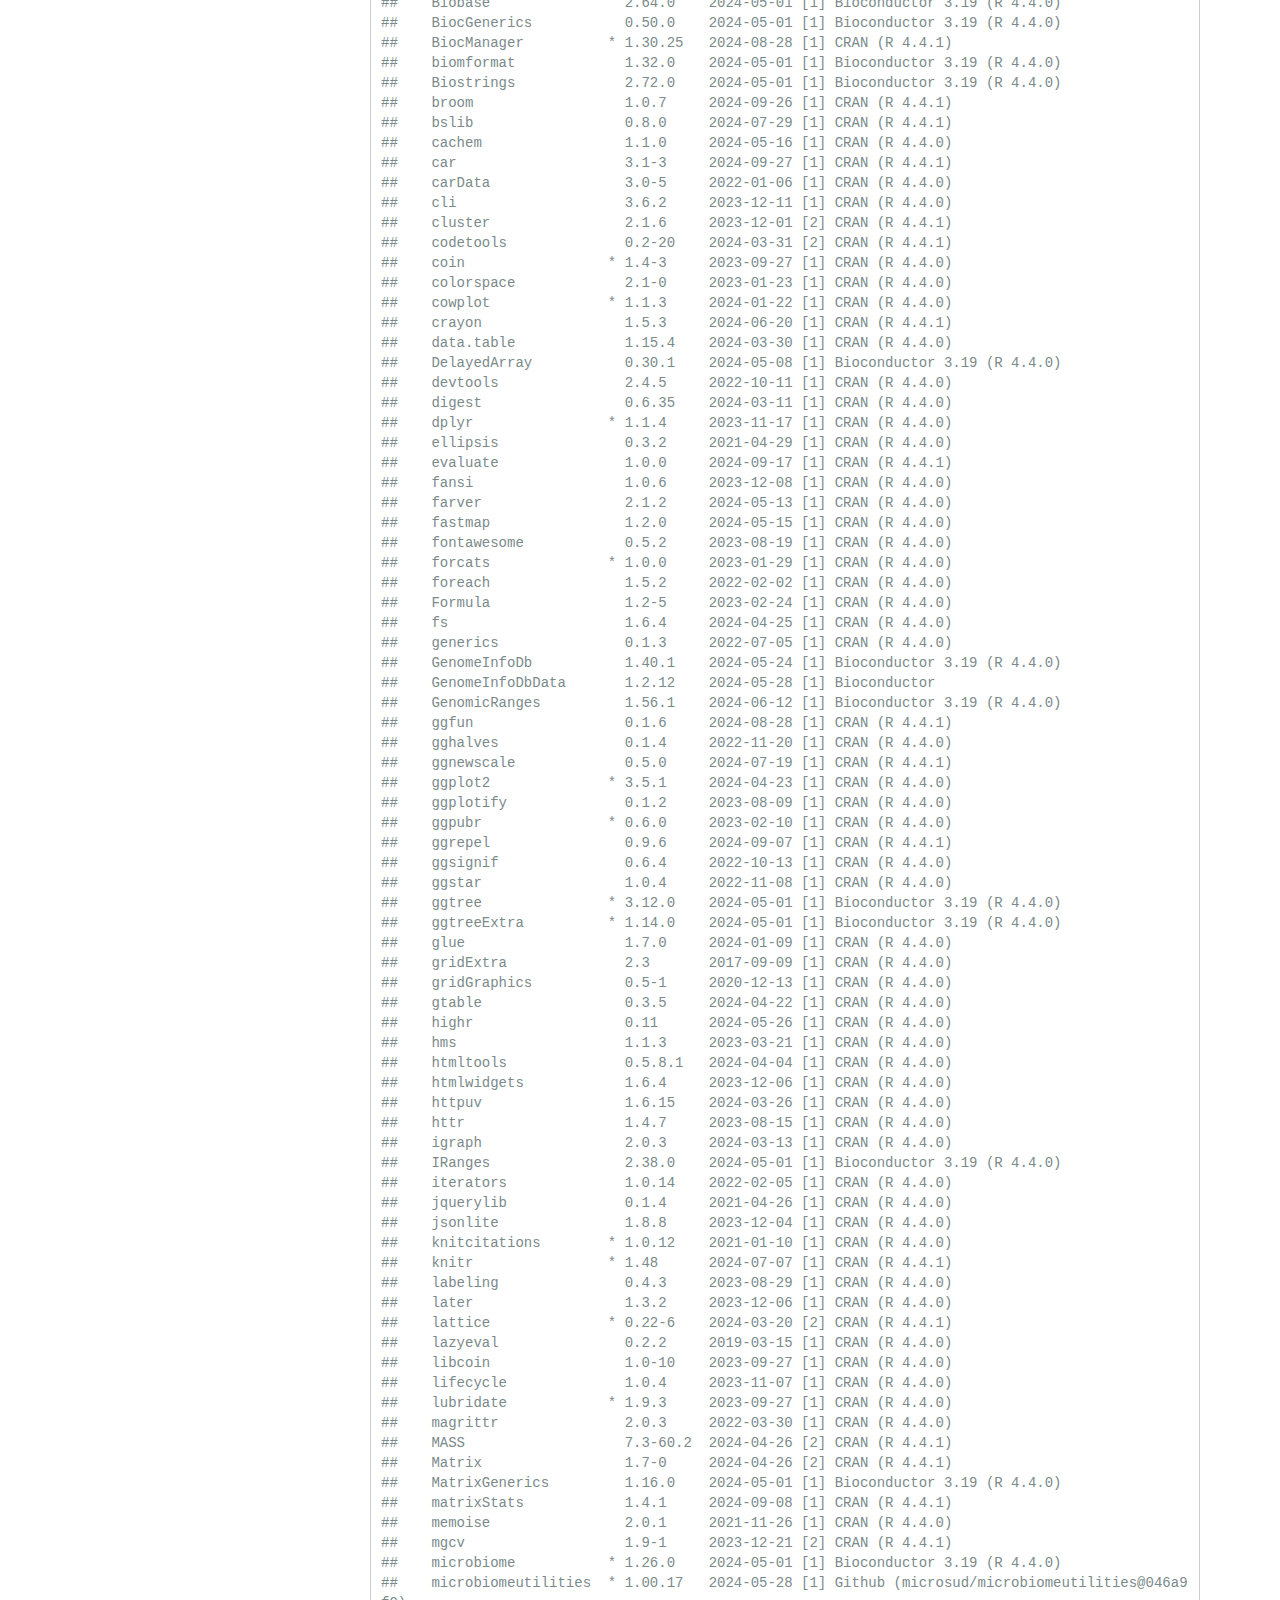
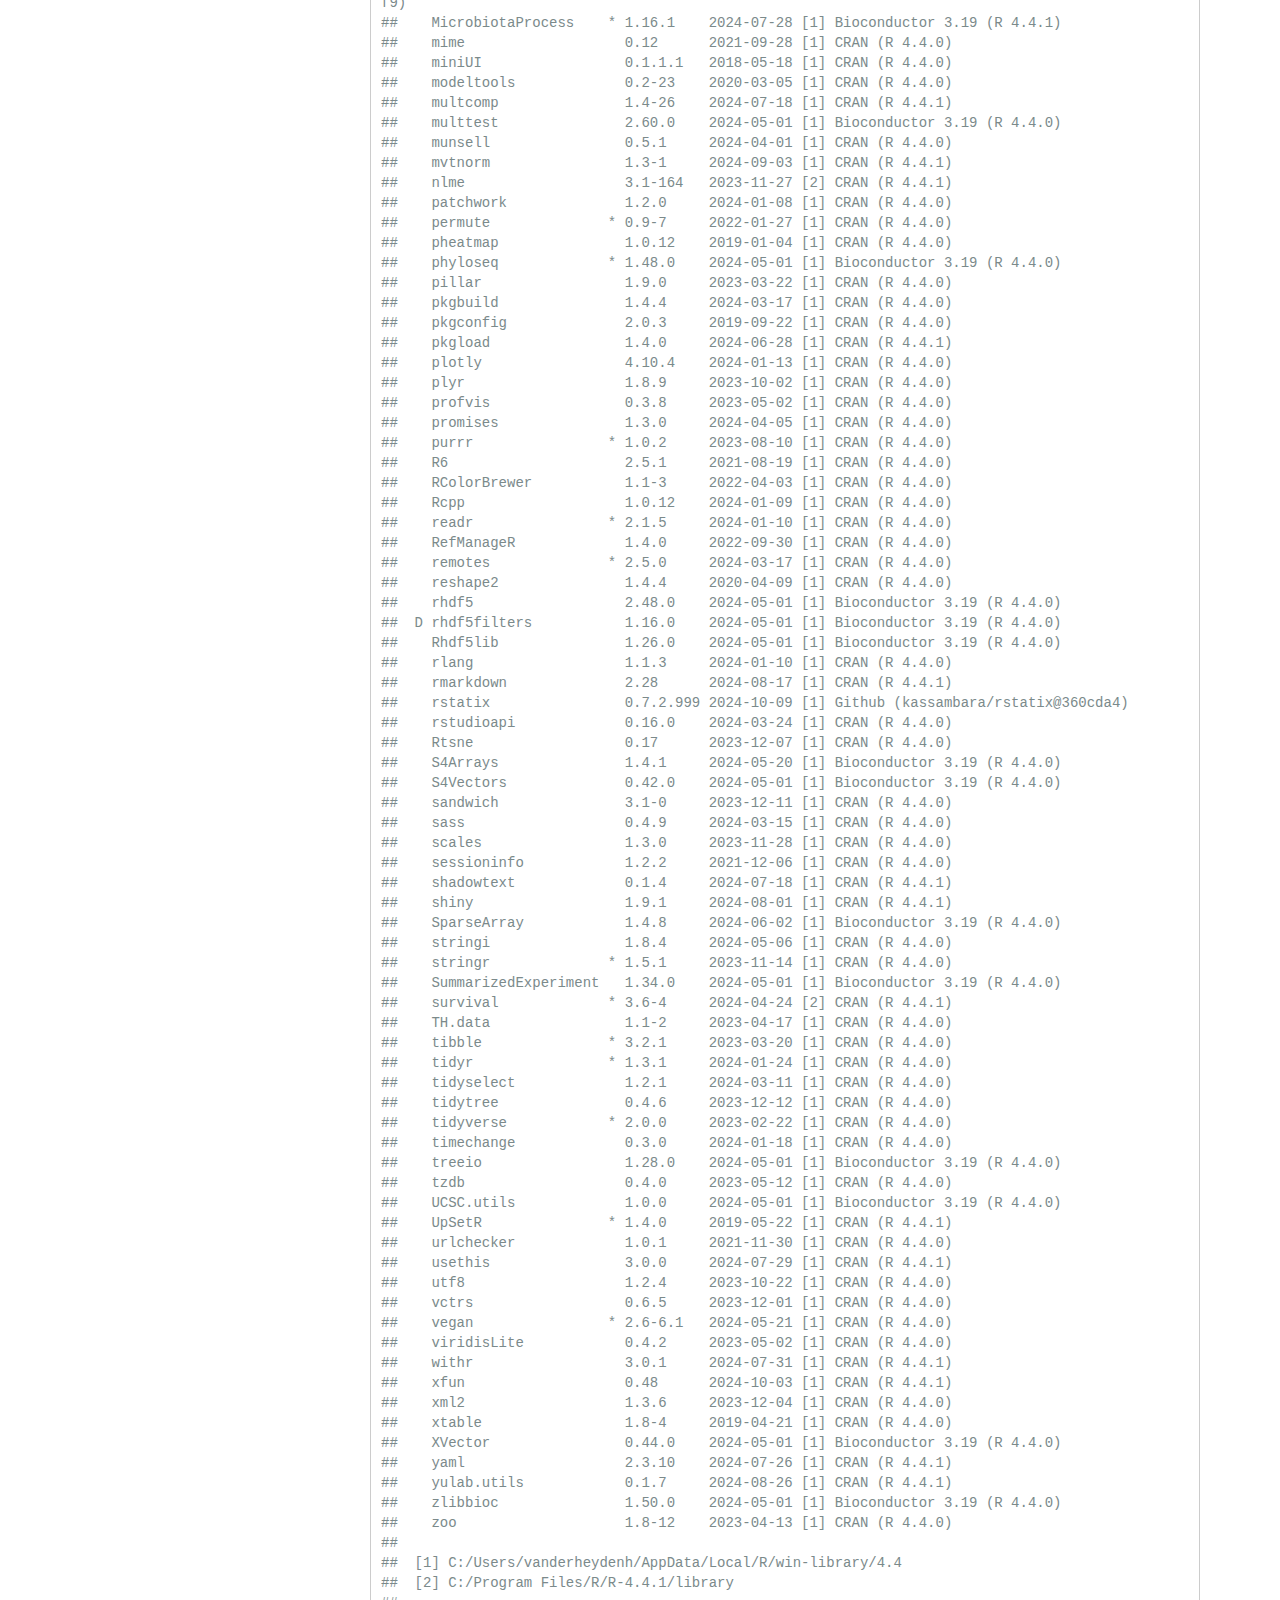
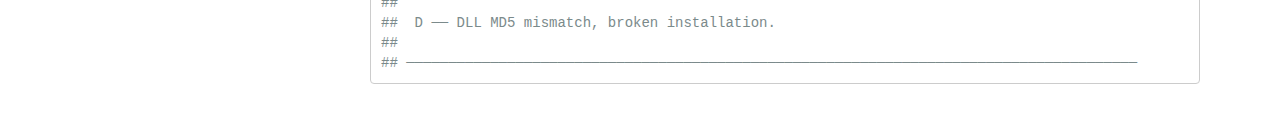
<file: setup_requirements.html>
<!DOCTYPE html>

<html>

<head>

<meta charset="utf-8" />
<meta name="generator" content="pandoc" />
<meta http-equiv="X-UA-Compatible" content="IE=EDGE" />




<title>Workshop Requirements</title>

<script src="site_libs/header-attrs-2.28/header-attrs.js"></script>
<script src="site_libs/jquery-3.6.0/jquery-3.6.0.min.js"></script>
<meta name="viewport" content="width=device-width, initial-scale=1" />
<link href="site_libs/bootstrap-3.3.5/css/flatly.min.css" rel="stylesheet" />
<script src="site_libs/bootstrap-3.3.5/js/bootstrap.min.js"></script>
<script src="site_libs/bootstrap-3.3.5/shim/html5shiv.min.js"></script>
<script src="site_libs/bootstrap-3.3.5/shim/respond.min.js"></script>
<style>h1 {font-size: 34px;}
       h1.title {font-size: 38px;}
       h2 {font-size: 30px;}
       h3 {font-size: 24px;}
       h4 {font-size: 18px;}
       h5 {font-size: 16px;}
       h6 {font-size: 12px;}
       code {color: inherit; background-color: rgba(0, 0, 0, 0.04);}
       pre:not([class]) { background-color: white }</style>
<script src="site_libs/jqueryui-1.13.2/jquery-ui.min.js"></script>
<link href="site_libs/tocify-1.9.1/jquery.tocify.css" rel="stylesheet" />
<script src="site_libs/tocify-1.9.1/jquery.tocify.js"></script>
<script src="site_libs/navigation-1.1/tabsets.js"></script>
<link href="site_libs/font-awesome-6.4.2/css/all.min.css" rel="stylesheet" />
<link href="site_libs/font-awesome-6.4.2/css/v4-shims.min.css" rel="stylesheet" />

<style type="text/css">
  code{white-space: pre-wrap;}
  span.smallcaps{font-variant: small-caps;}
  span.underline{text-decoration: underline;}
  div.column{display: inline-block; vertical-align: top; width: 50%;}
  div.hanging-indent{margin-left: 1.5em; text-indent: -1.5em;}
  ul.task-list{list-style: none;}
    </style>



<style type="text/css">
  code {
    white-space: pre;
  }
  .sourceCode {
    overflow: visible;
  }
</style>
<style type="text/css" data-origin="pandoc">
pre > code.sourceCode { white-space: pre; position: relative; }
pre > code.sourceCode > span { line-height: 1.25; }
pre > code.sourceCode > span:empty { height: 1.2em; }
.sourceCode { overflow: visible; }
code.sourceCode > span { color: inherit; text-decoration: inherit; }
div.sourceCode { margin: 1em 0; }
pre.sourceCode { margin: 0; }
@media screen {
div.sourceCode { overflow: auto; }
}
@media print {
pre > code.sourceCode { white-space: pre-wrap; }
pre > code.sourceCode > span { display: inline-block; text-indent: -5em; padding-left: 5em; }
}
pre.numberSource code
  { counter-reset: source-line 0; }
pre.numberSource code > span
  { position: relative; left: -4em; counter-increment: source-line; }
pre.numberSource code > span > a:first-child::before
  { content: counter(source-line);
    position: relative; left: -1em; text-align: right; vertical-align: baseline;
    border: none; display: inline-block;
    -webkit-touch-callout: none; -webkit-user-select: none;
    -khtml-user-select: none; -moz-user-select: none;
    -ms-user-select: none; user-select: none;
    padding: 0 4px; width: 4em;
    color: #aaaaaa;
  }
pre.numberSource { margin-left: 3em; border-left: 1px solid #aaaaaa;  padding-left: 4px; }
div.sourceCode
  {  background-color: #f8f8f8; }
@media screen {
pre > code.sourceCode > span > a:first-child::before { text-decoration: underline; }
}
code span.al { color: #ef2929; } /* Alert */
code span.an { color: #8f5902; font-weight: bold; font-style: italic; } /* Annotation */
code span.at { color: #204a87; } /* Attribute */
code span.bn { color: #0000cf; } /* BaseN */
code span.cf { color: #204a87; font-weight: bold; } /* ControlFlow */
code span.ch { color: #4e9a06; } /* Char */
code span.cn { color: #8f5902; } /* Constant */
code span.co { color: #8f5902; font-style: italic; } /* Comment */
code span.cv { color: #8f5902; font-weight: bold; font-style: italic; } /* CommentVar */
code span.do { color: #8f5902; font-weight: bold; font-style: italic; } /* Documentation */
code span.dt { color: #204a87; } /* DataType */
code span.dv { color: #0000cf; } /* DecVal */
code span.er { color: #a40000; font-weight: bold; } /* Error */
code span.ex { } /* Extension */
code span.fl { color: #0000cf; } /* Float */
code span.fu { color: #204a87; font-weight: bold; } /* Function */
code span.im { } /* Import */
code span.in { color: #8f5902; font-weight: bold; font-style: italic; } /* Information */
code span.kw { color: #204a87; font-weight: bold; } /* Keyword */
code span.op { color: #ce5c00; font-weight: bold; } /* Operator */
code span.ot { color: #8f5902; } /* Other */
code span.pp { color: #8f5902; font-style: italic; } /* Preprocessor */
code span.sc { color: #ce5c00; font-weight: bold; } /* SpecialChar */
code span.ss { color: #4e9a06; } /* SpecialString */
code span.st { color: #4e9a06; } /* String */
code span.va { color: #000000; } /* Variable */
code span.vs { color: #4e9a06; } /* VerbatimString */
code span.wa { color: #8f5902; font-weight: bold; font-style: italic; } /* Warning */

</style>
<script>
// apply pandoc div.sourceCode style to pre.sourceCode instead
(function() {
  var sheets = document.styleSheets;
  for (var i = 0; i < sheets.length; i++) {
    if (sheets[i].ownerNode.dataset["origin"] !== "pandoc") continue;
    try { var rules = sheets[i].cssRules; } catch (e) { continue; }
    var j = 0;
    while (j < rules.length) {
      var rule = rules[j];
      // check if there is a div.sourceCode rule
      if (rule.type !== rule.STYLE_RULE || rule.selectorText !== "div.sourceCode") {
        j++;
        continue;
      }
      var style = rule.style.cssText;
      // check if color or background-color is set
      if (rule.style.color === '' && rule.style.backgroundColor === '') {
        j++;
        continue;
      }
      // replace div.sourceCode by a pre.sourceCode rule
      sheets[i].deleteRule(j);
      sheets[i].insertRule('pre.sourceCode{' + style + '}', j);
    }
  }
})();
</script>







<style type = "text/css">
.main-container {
  max-width: 940px;
  margin-left: auto;
  margin-right: auto;
}
img {
  max-width:100%;
}
.tabbed-pane {
  padding-top: 12px;
}
.html-widget {
  margin-bottom: 20px;
}
button.code-folding-btn:focus {
  outline: none;
}
summary {
  display: list-item;
}
details > summary > p:only-child {
  display: inline;
}
pre code {
  padding: 0;
}
</style>


<style type="text/css">
.dropdown-submenu {
  position: relative;
}
.dropdown-submenu>.dropdown-menu {
  top: 0;
  left: 100%;
  margin-top: -6px;
  margin-left: -1px;
  border-radius: 0 6px 6px 6px;
}
.dropdown-submenu:hover>.dropdown-menu {
  display: block;
}
.dropdown-submenu>a:after {
  display: block;
  content: " ";
  float: right;
  width: 0;
  height: 0;
  border-color: transparent;
  border-style: solid;
  border-width: 5px 0 5px 5px;
  border-left-color: #cccccc;
  margin-top: 5px;
  margin-right: -10px;
}
.dropdown-submenu:hover>a:after {
  border-left-color: #adb5bd;
}
.dropdown-submenu.pull-left {
  float: none;
}
.dropdown-submenu.pull-left>.dropdown-menu {
  left: -100%;
  margin-left: 10px;
  border-radius: 6px 0 6px 6px;
}
</style>

<script type="text/javascript">
// manage active state of menu based on current page
$(document).ready(function () {
  // active menu anchor
  href = window.location.pathname
  href = href.substr(href.lastIndexOf('/') + 1)
  if (href === "")
    href = "index.html";
  var menuAnchor = $('a[href="' + href + '"]');

  // mark the anchor link active (and if it's in a dropdown, also mark that active)
  var dropdown = menuAnchor.closest('li.dropdown');
  if (window.bootstrap) { // Bootstrap 4+
    menuAnchor.addClass('active');
    dropdown.find('> .dropdown-toggle').addClass('active');
  } else { // Bootstrap 3
    menuAnchor.parent().addClass('active');
    dropdown.addClass('active');
  }

  // Navbar adjustments
  var navHeight = $(".navbar").first().height() + 15;
  var style = document.createElement('style');
  var pt = "padding-top: " + navHeight + "px; ";
  var mt = "margin-top: -" + navHeight + "px; ";
  var css = "";
  // offset scroll position for anchor links (for fixed navbar)
  for (var i = 1; i <= 6; i++) {
    css += ".section h" + i + "{ " + pt + mt + "}\n";
  }
  style.innerHTML = "body {" + pt + "padding-bottom: 40px; }\n" + css;
  document.head.appendChild(style);
});
</script>

<!-- tabsets -->

<style type="text/css">
.tabset-dropdown > .nav-tabs {
  display: inline-table;
  max-height: 500px;
  min-height: 44px;
  overflow-y: auto;
  border: 1px solid #ddd;
  border-radius: 4px;
}

.tabset-dropdown > .nav-tabs > li.active:before, .tabset-dropdown > .nav-tabs.nav-tabs-open:before {
  content: "\e259";
  font-family: 'Glyphicons Halflings';
  display: inline-block;
  padding: 10px;
  border-right: 1px solid #ddd;
}

.tabset-dropdown > .nav-tabs.nav-tabs-open > li.active:before {
  content: "\e258";
  font-family: 'Glyphicons Halflings';
  border: none;
}

.tabset-dropdown > .nav-tabs > li.active {
  display: block;
}

.tabset-dropdown > .nav-tabs > li > a,
.tabset-dropdown > .nav-tabs > li > a:focus,
.tabset-dropdown > .nav-tabs > li > a:hover {
  border: none;
  display: inline-block;
  border-radius: 4px;
  background-color: transparent;
}

.tabset-dropdown > .nav-tabs.nav-tabs-open > li {
  display: block;
  float: none;
}

.tabset-dropdown > .nav-tabs > li {
  display: none;
}
</style>

<!-- code folding -->



<style type="text/css">

#TOC {
  margin: 25px 0px 20px 0px;
}
@media (max-width: 768px) {
#TOC {
  position: relative;
  width: 100%;
}
}

@media print {
.toc-content {
  /* see https://github.com/w3c/csswg-drafts/issues/4434 */
  float: right;
}
}

.toc-content {
  padding-left: 30px;
  padding-right: 40px;
}

div.main-container {
  max-width: 1200px;
}

div.tocify {
  width: 20%;
  max-width: 260px;
  max-height: 85%;
}

@media (min-width: 768px) and (max-width: 991px) {
  div.tocify {
    width: 25%;
  }
}

@media (max-width: 767px) {
  div.tocify {
    width: 100%;
    max-width: none;
  }
}

.tocify ul, .tocify li {
  line-height: 20px;
}

.tocify-subheader .tocify-item {
  font-size: 0.90em;
}

.tocify .list-group-item {
  border-radius: 0px;
}


</style>



</head>

<body>


<div class="container-fluid main-container">


<!-- setup 3col/9col grid for toc_float and main content  -->
<div class="row">
<div class="col-xs-12 col-sm-4 col-md-3">
<div id="TOC" class="tocify">
</div>
</div>

<div class="toc-content col-xs-12 col-sm-8 col-md-9">




<div class="navbar navbar-default  navbar-fixed-top" role="navigation">
  <div class="container">
    <div class="navbar-header">
      <button type="button" class="navbar-toggle collapsed" data-toggle="collapse" data-bs-toggle="collapse" data-target="#navbar" data-bs-target="#navbar">
        <span class="icon-bar"></span>
        <span class="icon-bar"></span>
        <span class="icon-bar"></span>
      </button>
      <a class="navbar-brand" href="index.html">R Biovigilance of Phytopathogens Based on a Metabarcoding Approach</a>
    </div>
    <div id="navbar" class="navbar-collapse collapse">
      <ul class="nav navbar-nav">
        <li>
  <a href="setup_requirements.html">Workshop Requirements</a>
</li>
<li class="dropdown">
  <a href="#" class="dropdown-toggle" data-toggle="dropdown" role="button" data-bs-toggle="dropdown" aria-expanded="false">
    Part I: Data cleaning and filtering
     
    <span class="caret"></span>
  </a>
  <ul class="dropdown-menu" role="menu">
    <li>
      <a href="1_import_data.html">Importing data into R</a>
    </li>
    <li>
      <a href="2_preprocessing.html">Data cleaning</a>
    </li>
    <li>
      <a href="3_summaries.html">Data filtering</a>
    </li>
  </ul>
</li>
<li class="dropdown">
  <a href="#" class="dropdown-toggle" data-toggle="dropdown" role="button" data-bs-toggle="dropdown" aria-expanded="false">
    Part II -- Comparing sequencing techniques
     
    <span class="caret"></span>
  </a>
  <ul class="dropdown-menu" role="menu">
    <li>
      <a href="4_stacked_barchart.html">stacked bar charts</a>
    </li>
    <li>
      <a href="5_comparison.html">Comparisons</a>
    </li>
  </ul>
</li>
<li>
  <a href="6_Heat_map.html">Beta diversity and comaprison</a>
</li>
<li>
  <a href="7_Time_series.html">Temporal variation</a>
</li>
<li>
  <a href="8_biomarker-discovery.html">Biomarker-discovery</a>
</li>
      </ul>
      <ul class="nav navbar-nav navbar-right">
        <li>
  <a href="https://github.com/hvanderheyden/Plant_Canada_2024_workshop.github.io">
    <span class="fa fa-github"></span>
     
  </a>
</li>
      </ul>
    </div><!--/.nav-collapse -->
  </div><!--/.container -->
</div><!--/.navbar -->

<div id="header">



<h1 class="title toc-ignore">Workshop Requirements</h1>

</div>


<div id="installing-r-and-rstudio" class="section level2">
<h2>Installing R and RStudio</h2>
<p>Install R and RStudio:</p>
<ol style="list-style-type: decimal">
<li><p>Download and install the <a href="http://www.r-project.org">R</a>
statistical computing and graphing environment. This works
cross-platform on Windows, OS X and Linux operating systems.</p></li>
<li><p>Download and install the free, open source edition of the <a
href="https://www.rstudio.com/products/rstudio/download/">RStudio
Desktop</a> integrated development environment (IDE), which we
recommend. This is basically a point-and-click interface for R that
includes a text editor, file browser, and some other
conveniences.</p></li>
</ol>
</div>
<div id="required-r-packages" class="section level2">
<h2>Required R packages</h2>
<div class="sourceCode" id="cb1"><pre class="sourceCode r"><code class="sourceCode r"><span id="cb1-1"><a href="#cb1-1" tabindex="-1"></a><span class="co"># install.packages(c(&quot;tidyverse&quot;, &quot;ape&quot;, &quot;cowplot&quot;, &quot;ggpubr&quot;, &quot;remotes&quot;, &quot;BiocManager&quot;, &quot;UpSetR&quot;))</span></span>
<span id="cb1-2"><a href="#cb1-2" tabindex="-1"></a><span class="fu">library</span>(<span class="st">&quot;tidyverse&quot;</span>)</span>
<span id="cb1-3"><a href="#cb1-3" tabindex="-1"></a><span class="fu">library</span>(<span class="st">&quot;ape&quot;</span>)</span>
<span id="cb1-4"><a href="#cb1-4" tabindex="-1"></a><span class="fu">library</span>(<span class="st">&quot;cowplot&quot;</span>)</span>
<span id="cb1-5"><a href="#cb1-5" tabindex="-1"></a><span class="fu">library</span>(<span class="st">&quot;ggpubr&quot;</span>)</span>
<span id="cb1-6"><a href="#cb1-6" tabindex="-1"></a><span class="fu">library</span>(<span class="st">&quot;remotes&quot;</span>)</span>
<span id="cb1-7"><a href="#cb1-7" tabindex="-1"></a><span class="fu">library</span>(<span class="st">&quot;BiocManager&quot;</span>)</span>
<span id="cb1-8"><a href="#cb1-8" tabindex="-1"></a><span class="fu">library</span>(<span class="st">&quot;UpSetR&quot;</span>)</span>
<span id="cb1-9"><a href="#cb1-9" tabindex="-1"></a></span>
<span id="cb1-10"><a href="#cb1-10" tabindex="-1"></a><span class="co"># BiocManager::install(c(&quot;phyloseq&quot;, &quot;microbiome&quot;,&quot;MicrobiotaProcess&quot;))</span></span>
<span id="cb1-11"><a href="#cb1-11" tabindex="-1"></a><span class="fu">library</span>(<span class="st">&quot;phyloseq&quot;</span>)</span>
<span id="cb1-12"><a href="#cb1-12" tabindex="-1"></a><span class="fu">library</span>(<span class="st">&quot;microbiome&quot;</span>)</span>
<span id="cb1-13"><a href="#cb1-13" tabindex="-1"></a><span class="fu">library</span>(<span class="st">&quot;MicrobiotaProcess&quot;</span>)</span>
<span id="cb1-14"><a href="#cb1-14" tabindex="-1"></a></span>
<span id="cb1-15"><a href="#cb1-15" tabindex="-1"></a><span class="co"># remotes::install_github(&quot;microsud/microbiomeutilities&quot;)</span></span>
<span id="cb1-16"><a href="#cb1-16" tabindex="-1"></a><span class="fu">library</span>(<span class="st">&quot;microbiomeutilities&quot;</span>) </span>
<span id="cb1-17"><a href="#cb1-17" tabindex="-1"></a></span>
<span id="cb1-18"><a href="#cb1-18" tabindex="-1"></a><span class="co"># remotes::install_github(&quot;kasperskytte/ampvis2&quot;)</span></span>
<span id="cb1-19"><a href="#cb1-19" tabindex="-1"></a><span class="fu">library</span>(<span class="st">&quot;ampvis2&quot;</span>) </span></code></pre></div>
</div>
<div id="session-info" class="section level2">
<h2>Session info</h2>
<div class="sourceCode" id="cb2"><pre class="sourceCode r"><code class="sourceCode r"><span id="cb2-1"><a href="#cb2-1" tabindex="-1"></a><span class="fu">library</span>(<span class="st">&quot;knitr&quot;</span>)</span>
<span id="cb2-2"><a href="#cb2-2" tabindex="-1"></a></span>
<span id="cb2-3"><a href="#cb2-3" tabindex="-1"></a>devtools<span class="sc">::</span><span class="fu">session_info</span>()</span></code></pre></div>
<pre><code>## ─ Session info ────────────────────────────────────────────────────────────────────────
##  setting  value
##  version  R version 4.4.1 (2024-06-14 ucrt)
##  os       Windows 10 x64 (build 19045)
##  system   x86_64, mingw32
##  ui       RTerm
##  language (EN)
##  collate  French_Canada.utf8
##  ctype    French_Canada.utf8
##  tz       America/Toronto
##  date     2024-10-25
##  pandoc   3.2 @ C:/Program Files/RStudio/resources/app/bin/quarto/bin/tools/ (via rmarkdown)
## 
## ─ Packages ────────────────────────────────────────────────────────────────────────────
##  ! package              * version   date (UTC) lib source
##    abind                  1.4-8     2024-09-12 [1] CRAN (R 4.4.1)
##    ade4                   1.7-22    2023-02-06 [1] CRAN (R 4.4.0)
##    ampvis2              * 2.8.9     2024-05-31 [1] Github (kasperskytte/ampvis2@930dc58)
##    ape                  * 5.8       2024-04-11 [1] CRAN (R 4.4.0)
##    aplot                  0.2.3     2024-06-17 [1] CRAN (R 4.4.1)
##    backports              1.5.0     2024-05-23 [1] CRAN (R 4.4.0)
##    bibtex                 0.5.1     2023-01-26 [1] CRAN (R 4.4.0)
##    Biobase                2.64.0    2024-05-01 [1] Bioconductor 3.19 (R 4.4.0)
##    BiocGenerics           0.50.0    2024-05-01 [1] Bioconductor 3.19 (R 4.4.0)
##    BiocManager          * 1.30.25   2024-08-28 [1] CRAN (R 4.4.1)
##    biomformat             1.32.0    2024-05-01 [1] Bioconductor 3.19 (R 4.4.0)
##    Biostrings             2.72.0    2024-05-01 [1] Bioconductor 3.19 (R 4.4.0)
##    broom                  1.0.7     2024-09-26 [1] CRAN (R 4.4.1)
##    bslib                  0.8.0     2024-07-29 [1] CRAN (R 4.4.1)
##    cachem                 1.1.0     2024-05-16 [1] CRAN (R 4.4.0)
##    car                    3.1-3     2024-09-27 [1] CRAN (R 4.4.1)
##    carData                3.0-5     2022-01-06 [1] CRAN (R 4.4.0)
##    cli                    3.6.2     2023-12-11 [1] CRAN (R 4.4.0)
##    cluster                2.1.6     2023-12-01 [2] CRAN (R 4.4.1)
##    codetools              0.2-20    2024-03-31 [2] CRAN (R 4.4.1)
##    coin                 * 1.4-3     2023-09-27 [1] CRAN (R 4.4.0)
##    colorspace             2.1-0     2023-01-23 [1] CRAN (R 4.4.0)
##    cowplot              * 1.1.3     2024-01-22 [1] CRAN (R 4.4.0)
##    crayon                 1.5.3     2024-06-20 [1] CRAN (R 4.4.1)
##    data.table             1.15.4    2024-03-30 [1] CRAN (R 4.4.0)
##    DelayedArray           0.30.1    2024-05-08 [1] Bioconductor 3.19 (R 4.4.0)
##    devtools               2.4.5     2022-10-11 [1] CRAN (R 4.4.0)
##    digest                 0.6.35    2024-03-11 [1] CRAN (R 4.4.0)
##    dplyr                * 1.1.4     2023-11-17 [1] CRAN (R 4.4.0)
##    ellipsis               0.3.2     2021-04-29 [1] CRAN (R 4.4.0)
##    evaluate               1.0.0     2024-09-17 [1] CRAN (R 4.4.1)
##    fansi                  1.0.6     2023-12-08 [1] CRAN (R 4.4.0)
##    farver                 2.1.2     2024-05-13 [1] CRAN (R 4.4.0)
##    fastmap                1.2.0     2024-05-15 [1] CRAN (R 4.4.0)
##    fontawesome            0.5.2     2023-08-19 [1] CRAN (R 4.4.0)
##    forcats              * 1.0.0     2023-01-29 [1] CRAN (R 4.4.0)
##    foreach                1.5.2     2022-02-02 [1] CRAN (R 4.4.0)
##    Formula                1.2-5     2023-02-24 [1] CRAN (R 4.4.0)
##    fs                     1.6.4     2024-04-25 [1] CRAN (R 4.4.0)
##    generics               0.1.3     2022-07-05 [1] CRAN (R 4.4.0)
##    GenomeInfoDb           1.40.1    2024-05-24 [1] Bioconductor 3.19 (R 4.4.0)
##    GenomeInfoDbData       1.2.12    2024-05-28 [1] Bioconductor
##    GenomicRanges          1.56.1    2024-06-12 [1] Bioconductor 3.19 (R 4.4.0)
##    ggfun                  0.1.6     2024-08-28 [1] CRAN (R 4.4.1)
##    gghalves               0.1.4     2022-11-20 [1] CRAN (R 4.4.0)
##    ggnewscale             0.5.0     2024-07-19 [1] CRAN (R 4.4.1)
##    ggplot2              * 3.5.1     2024-04-23 [1] CRAN (R 4.4.0)
##    ggplotify              0.1.2     2023-08-09 [1] CRAN (R 4.4.0)
##    ggpubr               * 0.6.0     2023-02-10 [1] CRAN (R 4.4.0)
##    ggrepel                0.9.6     2024-09-07 [1] CRAN (R 4.4.1)
##    ggsignif               0.6.4     2022-10-13 [1] CRAN (R 4.4.0)
##    ggstar                 1.0.4     2022-11-08 [1] CRAN (R 4.4.0)
##    ggtree               * 3.12.0    2024-05-01 [1] Bioconductor 3.19 (R 4.4.0)
##    ggtreeExtra          * 1.14.0    2024-05-01 [1] Bioconductor 3.19 (R 4.4.0)
##    glue                   1.7.0     2024-01-09 [1] CRAN (R 4.4.0)
##    gridExtra              2.3       2017-09-09 [1] CRAN (R 4.4.0)
##    gridGraphics           0.5-1     2020-12-13 [1] CRAN (R 4.4.0)
##    gtable                 0.3.5     2024-04-22 [1] CRAN (R 4.4.0)
##    highr                  0.11      2024-05-26 [1] CRAN (R 4.4.0)
##    hms                    1.1.3     2023-03-21 [1] CRAN (R 4.4.0)
##    htmltools              0.5.8.1   2024-04-04 [1] CRAN (R 4.4.0)
##    htmlwidgets            1.6.4     2023-12-06 [1] CRAN (R 4.4.0)
##    httpuv                 1.6.15    2024-03-26 [1] CRAN (R 4.4.0)
##    httr                   1.4.7     2023-08-15 [1] CRAN (R 4.4.0)
##    igraph                 2.0.3     2024-03-13 [1] CRAN (R 4.4.0)
##    IRanges                2.38.0    2024-05-01 [1] Bioconductor 3.19 (R 4.4.0)
##    iterators              1.0.14    2022-02-05 [1] CRAN (R 4.4.0)
##    jquerylib              0.1.4     2021-04-26 [1] CRAN (R 4.4.0)
##    jsonlite               1.8.8     2023-12-04 [1] CRAN (R 4.4.0)
##    knitcitations        * 1.0.12    2021-01-10 [1] CRAN (R 4.4.0)
##    knitr                * 1.48      2024-07-07 [1] CRAN (R 4.4.1)
##    labeling               0.4.3     2023-08-29 [1] CRAN (R 4.4.0)
##    later                  1.3.2     2023-12-06 [1] CRAN (R 4.4.0)
##    lattice              * 0.22-6    2024-03-20 [2] CRAN (R 4.4.1)
##    lazyeval               0.2.2     2019-03-15 [1] CRAN (R 4.4.0)
##    libcoin                1.0-10    2023-09-27 [1] CRAN (R 4.4.0)
##    lifecycle              1.0.4     2023-11-07 [1] CRAN (R 4.4.0)
##    lubridate            * 1.9.3     2023-09-27 [1] CRAN (R 4.4.0)
##    magrittr               2.0.3     2022-03-30 [1] CRAN (R 4.4.0)
##    MASS                   7.3-60.2  2024-04-26 [2] CRAN (R 4.4.1)
##    Matrix                 1.7-0     2024-04-26 [2] CRAN (R 4.4.1)
##    MatrixGenerics         1.16.0    2024-05-01 [1] Bioconductor 3.19 (R 4.4.0)
##    matrixStats            1.4.1     2024-09-08 [1] CRAN (R 4.4.1)
##    memoise                2.0.1     2021-11-26 [1] CRAN (R 4.4.0)
##    mgcv                   1.9-1     2023-12-21 [2] CRAN (R 4.4.1)
##    microbiome           * 1.26.0    2024-05-01 [1] Bioconductor 3.19 (R 4.4.0)
##    microbiomeutilities  * 1.00.17   2024-05-28 [1] Github (microsud/microbiomeutilities@046a9f9)
##    MicrobiotaProcess    * 1.16.1    2024-07-28 [1] Bioconductor 3.19 (R 4.4.1)
##    mime                   0.12      2021-09-28 [1] CRAN (R 4.4.0)
##    miniUI                 0.1.1.1   2018-05-18 [1] CRAN (R 4.4.0)
##    modeltools             0.2-23    2020-03-05 [1] CRAN (R 4.4.0)
##    multcomp               1.4-26    2024-07-18 [1] CRAN (R 4.4.1)
##    multtest               2.60.0    2024-05-01 [1] Bioconductor 3.19 (R 4.4.0)
##    munsell                0.5.1     2024-04-01 [1] CRAN (R 4.4.0)
##    mvtnorm                1.3-1     2024-09-03 [1] CRAN (R 4.4.1)
##    nlme                   3.1-164   2023-11-27 [2] CRAN (R 4.4.1)
##    patchwork              1.2.0     2024-01-08 [1] CRAN (R 4.4.0)
##    permute              * 0.9-7     2022-01-27 [1] CRAN (R 4.4.0)
##    pheatmap               1.0.12    2019-01-04 [1] CRAN (R 4.4.0)
##    phyloseq             * 1.48.0    2024-05-01 [1] Bioconductor 3.19 (R 4.4.0)
##    pillar                 1.9.0     2023-03-22 [1] CRAN (R 4.4.0)
##    pkgbuild               1.4.4     2024-03-17 [1] CRAN (R 4.4.0)
##    pkgconfig              2.0.3     2019-09-22 [1] CRAN (R 4.4.0)
##    pkgload                1.4.0     2024-06-28 [1] CRAN (R 4.4.1)
##    plotly                 4.10.4    2024-01-13 [1] CRAN (R 4.4.0)
##    plyr                   1.8.9     2023-10-02 [1] CRAN (R 4.4.0)
##    profvis                0.3.8     2023-05-02 [1] CRAN (R 4.4.0)
##    promises               1.3.0     2024-04-05 [1] CRAN (R 4.4.0)
##    purrr                * 1.0.2     2023-08-10 [1] CRAN (R 4.4.0)
##    R6                     2.5.1     2021-08-19 [1] CRAN (R 4.4.0)
##    RColorBrewer           1.1-3     2022-04-03 [1] CRAN (R 4.4.0)
##    Rcpp                   1.0.12    2024-01-09 [1] CRAN (R 4.4.0)
##    readr                * 2.1.5     2024-01-10 [1] CRAN (R 4.4.0)
##    RefManageR             1.4.0     2022-09-30 [1] CRAN (R 4.4.0)
##    remotes              * 2.5.0     2024-03-17 [1] CRAN (R 4.4.0)
##    reshape2               1.4.4     2020-04-09 [1] CRAN (R 4.4.0)
##    rhdf5                  2.48.0    2024-05-01 [1] Bioconductor 3.19 (R 4.4.0)
##  D rhdf5filters           1.16.0    2024-05-01 [1] Bioconductor 3.19 (R 4.4.0)
##    Rhdf5lib               1.26.0    2024-05-01 [1] Bioconductor 3.19 (R 4.4.0)
##    rlang                  1.1.3     2024-01-10 [1] CRAN (R 4.4.0)
##    rmarkdown              2.28      2024-08-17 [1] CRAN (R 4.4.1)
##    rstatix                0.7.2.999 2024-10-09 [1] Github (kassambara/rstatix@360cda4)
##    rstudioapi             0.16.0    2024-03-24 [1] CRAN (R 4.4.0)
##    Rtsne                  0.17      2023-12-07 [1] CRAN (R 4.4.0)
##    S4Arrays               1.4.1     2024-05-20 [1] Bioconductor 3.19 (R 4.4.0)
##    S4Vectors              0.42.0    2024-05-01 [1] Bioconductor 3.19 (R 4.4.0)
##    sandwich               3.1-0     2023-12-11 [1] CRAN (R 4.4.0)
##    sass                   0.4.9     2024-03-15 [1] CRAN (R 4.4.0)
##    scales                 1.3.0     2023-11-28 [1] CRAN (R 4.4.0)
##    sessioninfo            1.2.2     2021-12-06 [1] CRAN (R 4.4.0)
##    shadowtext             0.1.4     2024-07-18 [1] CRAN (R 4.4.1)
##    shiny                  1.9.1     2024-08-01 [1] CRAN (R 4.4.1)
##    SparseArray            1.4.8     2024-06-02 [1] Bioconductor 3.19 (R 4.4.0)
##    stringi                1.8.4     2024-05-06 [1] CRAN (R 4.4.0)
##    stringr              * 1.5.1     2023-11-14 [1] CRAN (R 4.4.0)
##    SummarizedExperiment   1.34.0    2024-05-01 [1] Bioconductor 3.19 (R 4.4.0)
##    survival             * 3.6-4     2024-04-24 [2] CRAN (R 4.4.1)
##    TH.data                1.1-2     2023-04-17 [1] CRAN (R 4.4.0)
##    tibble               * 3.2.1     2023-03-20 [1] CRAN (R 4.4.0)
##    tidyr                * 1.3.1     2024-01-24 [1] CRAN (R 4.4.0)
##    tidyselect             1.2.1     2024-03-11 [1] CRAN (R 4.4.0)
##    tidytree               0.4.6     2023-12-12 [1] CRAN (R 4.4.0)
##    tidyverse            * 2.0.0     2023-02-22 [1] CRAN (R 4.4.0)
##    timechange             0.3.0     2024-01-18 [1] CRAN (R 4.4.0)
##    treeio                 1.28.0    2024-05-01 [1] Bioconductor 3.19 (R 4.4.0)
##    tzdb                   0.4.0     2023-05-12 [1] CRAN (R 4.4.0)
##    UCSC.utils             1.0.0     2024-05-01 [1] Bioconductor 3.19 (R 4.4.0)
##    UpSetR               * 1.4.0     2019-05-22 [1] CRAN (R 4.4.1)
##    urlchecker             1.0.1     2021-11-30 [1] CRAN (R 4.4.0)
##    usethis                3.0.0     2024-07-29 [1] CRAN (R 4.4.1)
##    utf8                   1.2.4     2023-10-22 [1] CRAN (R 4.4.0)
##    vctrs                  0.6.5     2023-12-01 [1] CRAN (R 4.4.0)
##    vegan                * 2.6-6.1   2024-05-21 [1] CRAN (R 4.4.0)
##    viridisLite            0.4.2     2023-05-02 [1] CRAN (R 4.4.0)
##    withr                  3.0.1     2024-07-31 [1] CRAN (R 4.4.1)
##    xfun                   0.48      2024-10-03 [1] CRAN (R 4.4.1)
##    xml2                   1.3.6     2023-12-04 [1] CRAN (R 4.4.0)
##    xtable                 1.8-4     2019-04-21 [1] CRAN (R 4.4.0)
##    XVector                0.44.0    2024-05-01 [1] Bioconductor 3.19 (R 4.4.0)
##    yaml                   2.3.10    2024-07-26 [1] CRAN (R 4.4.1)
##    yulab.utils            0.1.7     2024-08-26 [1] CRAN (R 4.4.1)
##    zlibbioc               1.50.0    2024-05-01 [1] Bioconductor 3.19 (R 4.4.0)
##    zoo                    1.8-12    2023-04-13 [1] CRAN (R 4.4.0)
## 
##  [1] C:/Users/vanderheydenh/AppData/Local/R/win-library/4.4
##  [2] C:/Program Files/R/R-4.4.1/library
## 
##  D ── DLL MD5 mismatch, broken installation.
## 
## ───────────────────────────────────────────────────────────────────────────────────────</code></pre>
</div>



</div>
</div>

</div>

<script>

// add bootstrap table styles to pandoc tables
function bootstrapStylePandocTables() {
  $('tr.odd').parent('tbody').parent('table').addClass('table table-condensed');
}
$(document).ready(function () {
  bootstrapStylePandocTables();
});


</script>

<!-- tabsets -->

<script>
$(document).ready(function () {
  window.buildTabsets("TOC");
});

$(document).ready(function () {
  $('.tabset-dropdown > .nav-tabs > li').click(function () {
    $(this).parent().toggleClass('nav-tabs-open');
  });
});
</script>

<!-- code folding -->

<script>
$(document).ready(function ()  {

    // temporarily add toc-ignore selector to headers for the consistency with Pandoc
    $('.unlisted.unnumbered').addClass('toc-ignore')

    // move toc-ignore selectors from section div to header
    $('div.section.toc-ignore')
        .removeClass('toc-ignore')
        .children('h1,h2,h3,h4,h5').addClass('toc-ignore');

    // establish options
    var options = {
      selectors: "h1,h2",
      theme: "bootstrap3",
      context: '.toc-content',
      hashGenerator: function (text) {
        return text.replace(/[.\\/?&!#<>]/g, '').replace(/\s/g, '_');
      },
      ignoreSelector: ".toc-ignore",
      scrollTo: 0
    };
    options.showAndHide = true;
    options.smoothScroll = true;

    // tocify
    var toc = $("#TOC").tocify(options).data("toc-tocify");
});
</script>

<!-- dynamically load mathjax for compatibility with self-contained -->
<script>
  (function () {
    var script = document.createElement("script");
    script.type = "text/javascript";
    script.src  = "https://mathjax.rstudio.com/latest/MathJax.js?config=TeX-AMS-MML_HTMLorMML";
    document.getElementsByTagName("head")[0].appendChild(script);
  })();
</script>

</body>
</html>
</file>
<file: site_libs/bootstrap-3.3.5/css/flatly.min.css>
@font-face {
  font-family: 'Lato';
  font-style: normal;
  font-weight: 400;
  src: url(fonts/Lato.ttf) format('truetype');
}
@font-face {
  font-family: 'Lato';
  font-style: normal;
  font-weight: 700;
  src: url(fonts/LatoBold.ttf) format('truetype');
}
@font-face {
  font-family: 'Lato';
  font-style: italic;
  font-weight: 400;
  src: url(fonts/LatoItalic.ttf) format('truetype');
}

/*!
 * bootswatch v3.3.6
 * Homepage: http://bootswatch.com
 * Copyright 2012-2015 Thomas Park
 * Licensed under MIT
 * Based on Bootstrap
*//*!
 * Bootstrap v3.3.6 (http://getbootstrap.com)
 * Copyright 2011-2015 Twitter, Inc.
 * Licensed under MIT (https://github.com/twbs/bootstrap/blob/master/LICENSE)
 *//*! normalize.css v3.0.3 | MIT License | github.com/necolas/normalize.css */html{font-family:sans-serif;-ms-text-size-adjust:100%;-webkit-text-size-adjust:100%}body{margin:0}article,aside,details,figcaption,figure,footer,header,hgroup,main,menu,nav,section,summary{display:block}audio,canvas,progress,video{display:inline-block;vertical-align:baseline}audio:not([controls]){display:none;height:0}[hidden],template{display:none}a{background-color:transparent}a:active,a:hover{outline:0}abbr[title]{border-bottom:1px dotted}b,strong{font-weight:bold}dfn{font-style:italic}h1{font-size:2em;margin:0.67em 0}mark{background:#ff0;color:#000}small{font-size:80%}sub,sup{font-size:75%;line-height:0;position:relative;vertical-align:baseline}sup{top:-0.5em}sub{bottom:-0.25em}img{border:0}svg:not(:root){overflow:hidden}figure{margin:1em 40px}hr{-webkit-box-sizing:content-box;-moz-box-sizing:content-box;box-sizing:content-box;height:0}pre{overflow:auto}code,kbd,pre,samp{font-family:monospace, monospace;font-size:1em}button,input,optgroup,select,textarea{color:inherit;font:inherit;margin:0}button{overflow:visible}button,select{text-transform:none}button,html input[type="button"],input[type="reset"],input[type="submit"]{-webkit-appearance:button;cursor:pointer}button[disabled],html input[disabled]{cursor:default}button::-moz-focus-inner,input::-moz-focus-inner{border:0;padding:0}input{line-height:normal}input[type="checkbox"],input[type="radio"]{-webkit-box-sizing:border-box;-moz-box-sizing:border-box;box-sizing:border-box;padding:0}input[type="number"]::-webkit-inner-spin-button,input[type="number"]::-webkit-outer-spin-button{height:auto}input[type="search"]{-webkit-appearance:textfield;-webkit-box-sizing:content-box;-moz-box-sizing:content-box;box-sizing:content-box}input[type="search"]::-webkit-search-cancel-button,input[type="search"]::-webkit-search-decoration{-webkit-appearance:none}fieldset{border:1px solid #c0c0c0;margin:0 2px;padding:0.35em 0.625em 0.75em}legend{border:0;padding:0}textarea{overflow:auto}optgroup{font-weight:bold}table{border-collapse:collapse;border-spacing:0}td,th{padding:0}/*! Source: https://github.com/h5bp/html5-boilerplate/blob/master/src/css/main.css */@media print{*,*:before,*:after{background:transparent !important;color:#000 !important;-webkit-box-shadow:none !important;box-shadow:none !important;text-shadow:none !important}a,a:visited{text-decoration:underline}a[href]:after{content:" (" attr(href) ")"}abbr[title]:after{content:" (" attr(title) ")"}a[href^="#"]:after,a[href^="javascript:"]:after{content:""}pre,blockquote{border:1px solid #999;page-break-inside:avoid}thead{display:table-header-group}tr,img{page-break-inside:avoid}img{max-width:100% !important}p,h2,h3{orphans:3;widows:3}h2,h3{page-break-after:avoid}.navbar{display:none}.btn>.caret,.dropup>.btn>.caret{border-top-color:#000 !important}.label{border:1px solid #000}.table{border-collapse:collapse !important}.table td,.table th{background-color:#fff !important}.table-bordered th,.table-bordered td{border:1px solid #ddd !important}}@font-face{font-family:'Glyphicons Halflings';src:url('../fonts/glyphicons-halflings-regular.eot');src:url('../fonts/glyphicons-halflings-regular.eot?#iefix') format('embedded-opentype'),url('../fonts/glyphicons-halflings-regular.woff') format('woff'),url('../fonts/glyphicons-halflings-regular.ttf') format('truetype'),url('../fonts/glyphicons-halflings-regular.svg#glyphicons_halflingsregular') format('svg')}.glyphicon{position:relative;top:1px;display:inline-block;font-family:'Glyphicons Halflings';font-style:normal;font-weight:normal;line-height:1;-webkit-font-smoothing:antialiased;-moz-osx-font-smoothing:grayscale}.glyphicon-asterisk:before{content:"\002a"}.glyphicon-plus:before{content:"\002b"}.glyphicon-euro:before,.glyphicon-eur:before{content:"\20ac"}.glyphicon-minus:before{content:"\2212"}.glyphicon-cloud:before{content:"\2601"}.glyphicon-envelope:before{content:"\2709"}.glyphicon-pencil:before{content:"\270f"}.glyphicon-glass:before{content:"\e001"}.glyphicon-music:before{content:"\e002"}.glyphicon-search:before{content:"\e003"}.glyphicon-heart:before{content:"\e005"}.glyphicon-star:before{content:"\e006"}.glyphicon-star-empty:before{content:"\e007"}.glyphicon-user:before{content:"\e008"}.glyphicon-film:before{content:"\e009"}.glyphicon-th-large:before{content:"\e010"}.glyphicon-th:before{content:"\e011"}.glyphicon-th-list:before{content:"\e012"}.glyphicon-ok:before{content:"\e013"}.glyphicon-remove:before{content:"\e014"}.glyphicon-zoom-in:before{content:"\e015"}.glyphicon-zoom-out:before{content:"\e016"}.glyphicon-off:before{content:"\e017"}.glyphicon-signal:before{content:"\e018"}.glyphicon-cog:before{content:"\e019"}.glyphicon-trash:before{content:"\e020"}.glyphicon-home:before{content:"\e021"}.glyphicon-file:before{content:"\e022"}.glyphicon-time:before{content:"\e023"}.glyphicon-road:before{content:"\e024"}.glyphicon-download-alt:before{content:"\e025"}.glyphicon-download:before{content:"\e026"}.glyphicon-upload:before{content:"\e027"}.glyphicon-inbox:before{content:"\e028"}.glyphicon-play-circle:before{content:"\e029"}.glyphicon-repeat:before{content:"\e030"}.glyphicon-refresh:before{content:"\e031"}.glyphicon-list-alt:before{content:"\e032"}.glyphicon-lock:before{content:"\e033"}.glyphicon-flag:before{content:"\e034"}.glyphicon-headphones:before{content:"\e035"}.glyphicon-volume-off:before{content:"\e036"}.glyphicon-volume-down:before{content:"\e037"}.glyphicon-volume-up:before{content:"\e038"}.glyphicon-qrcode:before{content:"\e039"}.glyphicon-barcode:before{content:"\e040"}.glyphicon-tag:before{content:"\e041"}.glyphicon-tags:before{content:"\e042"}.glyphicon-book:before{content:"\e043"}.glyphicon-bookmark:before{content:"\e044"}.glyphicon-print:before{content:"\e045"}.glyphicon-camera:before{content:"\e046"}.glyphicon-font:before{content:"\e047"}.glyphicon-bold:before{content:"\e048"}.glyphicon-italic:before{content:"\e049"}.glyphicon-text-height:before{content:"\e050"}.glyphicon-text-width:before{content:"\e051"}.glyphicon-align-left:before{content:"\e052"}.glyphicon-align-center:before{content:"\e053"}.glyphicon-align-right:before{content:"\e054"}.glyphicon-align-justify:before{content:"\e055"}.glyphicon-list:before{content:"\e056"}.glyphicon-indent-left:before{content:"\e057"}.glyphicon-indent-right:before{content:"\e058"}.glyphicon-facetime-video:before{content:"\e059"}.glyphicon-picture:before{content:"\e060"}.glyphicon-map-marker:before{content:"\e062"}.glyphicon-adjust:before{content:"\e063"}.glyphicon-tint:before{content:"\e064"}.glyphicon-edit:before{content:"\e065"}.glyphicon-share:before{content:"\e066"}.glyphicon-check:before{content:"\e067"}.glyphicon-move:before{content:"\e068"}.glyphicon-step-backward:before{content:"\e069"}.glyphicon-fast-backward:before{content:"\e070"}.glyphicon-backward:before{content:"\e071"}.glyphicon-play:before{content:"\e072"}.glyphicon-pause:before{content:"\e073"}.glyphicon-stop:before{content:"\e074"}.glyphicon-forward:before{content:"\e075"}.glyphicon-fast-forward:before{content:"\e076"}.glyphicon-step-forward:before{content:"\e077"}.glyphicon-eject:before{content:"\e078"}.glyphicon-chevron-left:before{content:"\e079"}.glyphicon-chevron-right:before{content:"\e080"}.glyphicon-plus-sign:before{content:"\e081"}.glyphicon-minus-sign:before{content:"\e082"}.glyphicon-remove-sign:before{content:"\e083"}.glyphicon-ok-sign:before{content:"\e084"}.glyphicon-question-sign:before{content:"\e085"}.glyphicon-info-sign:before{content:"\e086"}.glyphicon-screenshot:before{content:"\e087"}.glyphicon-remove-circle:before{content:"\e088"}.glyphicon-ok-circle:before{content:"\e089"}.glyphicon-ban-circle:before{content:"\e090"}.glyphicon-arrow-left:before{content:"\e091"}.glyphicon-arrow-right:before{content:"\e092"}.glyphicon-arrow-up:before{content:"\e093"}.glyphicon-arrow-down:before{content:"\e094"}.glyphicon-share-alt:before{content:"\e095"}.glyphicon-resize-full:before{content:"\e096"}.glyphicon-resize-small:before{content:"\e097"}.glyphicon-exclamation-sign:before{content:"\e101"}.glyphicon-gift:before{content:"\e102"}.glyphicon-leaf:before{content:"\e103"}.glyphicon-fire:before{content:"\e104"}.glyphicon-eye-open:before{content:"\e105"}.glyphicon-eye-close:before{content:"\e106"}.glyphicon-warning-sign:before{content:"\e107"}.glyphicon-plane:before{content:"\e108"}.glyphicon-calendar:before{content:"\e109"}.glyphicon-random:before{content:"\e110"}.glyphicon-comment:before{content:"\e111"}.glyphicon-magnet:before{content:"\e112"}.glyphicon-chevron-up:before{content:"\e113"}.glyphicon-chevron-down:before{content:"\e114"}.glyphicon-retweet:before{content:"\e115"}.glyphicon-shopping-cart:before{content:"\e116"}.glyphicon-folder-close:before{content:"\e117"}.glyphicon-folder-open:before{content:"\e118"}.glyphicon-resize-vertical:before{content:"\e119"}.glyphicon-resize-horizontal:before{content:"\e120"}.glyphicon-hdd:before{content:"\e121"}.glyphicon-bullhorn:before{content:"\e122"}.glyphicon-bell:before{content:"\e123"}.glyphicon-certificate:before{content:"\e124"}.glyphicon-thumbs-up:before{content:"\e125"}.glyphicon-thumbs-down:before{content:"\e126"}.glyphicon-hand-right:before{content:"\e127"}.glyphicon-hand-left:before{content:"\e128"}.glyphicon-hand-up:before{content:"\e129"}.glyphicon-hand-down:before{content:"\e130"}.glyphicon-circle-arrow-right:before{content:"\e131"}.glyphicon-circle-arrow-left:before{content:"\e132"}.glyphicon-circle-arrow-up:before{content:"\e133"}.glyphicon-circle-arrow-down:before{content:"\e134"}.glyphicon-globe:before{content:"\e135"}.glyphicon-wrench:before{content:"\e136"}.glyphicon-tasks:before{content:"\e137"}.glyphicon-filter:before{content:"\e138"}.glyphicon-briefcase:before{content:"\e139"}.glyphicon-fullscreen:before{content:"\e140"}.glyphicon-dashboard:before{content:"\e141"}.glyphicon-paperclip:before{content:"\e142"}.glyphicon-heart-empty:before{content:"\e143"}.glyphicon-link:before{content:"\e144"}.glyphicon-phone:before{content:"\e145"}.glyphicon-pushpin:before{content:"\e146"}.glyphicon-usd:before{content:"\e148"}.glyphicon-gbp:before{content:"\e149"}.glyphicon-sort:before{content:"\e150"}.glyphicon-sort-by-alphabet:before{content:"\e151"}.glyphicon-sort-by-alphabet-alt:before{content:"\e152"}.glyphicon-sort-by-order:before{content:"\e153"}.glyphicon-sort-by-order-alt:before{content:"\e154"}.glyphicon-sort-by-attributes:before{content:"\e155"}.glyphicon-sort-by-attributes-alt:before{content:"\e156"}.glyphicon-unchecked:before{content:"\e157"}.glyphicon-expand:before{content:"\e158"}.glyphicon-collapse-down:before{content:"\e159"}.glyphicon-collapse-up:before{content:"\e160"}.glyphicon-log-in:before{content:"\e161"}.glyphicon-flash:before{content:"\e162"}.glyphicon-log-out:before{content:"\e163"}.glyphicon-new-window:before{content:"\e164"}.glyphicon-record:before{content:"\e165"}.glyphicon-save:before{content:"\e166"}.glyphicon-open:before{content:"\e167"}.glyphicon-saved:before{content:"\e168"}.glyphicon-import:before{content:"\e169"}.glyphicon-export:before{content:"\e170"}.glyphicon-send:before{content:"\e171"}.glyphicon-floppy-disk:before{content:"\e172"}.glyphicon-floppy-saved:before{content:"\e173"}.glyphicon-floppy-remove:before{content:"\e174"}.glyphicon-floppy-save:before{content:"\e175"}.glyphicon-floppy-open:before{content:"\e176"}.glyphicon-credit-card:before{content:"\e177"}.glyphicon-transfer:before{content:"\e178"}.glyphicon-cutlery:before{content:"\e179"}.glyphicon-header:before{content:"\e180"}.glyphicon-compressed:before{content:"\e181"}.glyphicon-earphone:before{content:"\e182"}.glyphicon-phone-alt:before{content:"\e183"}.glyphicon-tower:before{content:"\e184"}.glyphicon-stats:before{content:"\e185"}.glyphicon-sd-video:before{content:"\e186"}.glyphicon-hd-video:before{content:"\e187"}.glyphicon-subtitles:before{content:"\e188"}.glyphicon-sound-stereo:before{content:"\e189"}.glyphicon-sound-dolby:before{content:"\e190"}.glyphicon-sound-5-1:before{content:"\e191"}.glyphicon-sound-6-1:before{content:"\e192"}.glyphicon-sound-7-1:before{content:"\e193"}.glyphicon-copyright-mark:before{content:"\e194"}.glyphicon-registration-mark:before{content:"\e195"}.glyphicon-cloud-download:before{content:"\e197"}.glyphicon-cloud-upload:before{content:"\e198"}.glyphicon-tree-conifer:before{content:"\e199"}.glyphicon-tree-deciduous:before{content:"\e200"}.glyphicon-cd:before{content:"\e201"}.glyphicon-save-file:before{content:"\e202"}.glyphicon-open-file:before{content:"\e203"}.glyphicon-level-up:before{content:"\e204"}.glyphicon-copy:before{content:"\e205"}.glyphicon-paste:before{content:"\e206"}.glyphicon-alert:before{content:"\e209"}.glyphicon-equalizer:before{content:"\e210"}.glyphicon-king:before{content:"\e211"}.glyphicon-queen:before{content:"\e212"}.glyphicon-pawn:before{content:"\e213"}.glyphicon-bishop:before{content:"\e214"}.glyphicon-knight:before{content:"\e215"}.glyphicon-baby-formula:before{content:"\e216"}.glyphicon-tent:before{content:"\26fa"}.glyphicon-blackboard:before{content:"\e218"}.glyphicon-bed:before{content:"\e219"}.glyphicon-apple:before{content:"\f8ff"}.glyphicon-erase:before{content:"\e221"}.glyphicon-hourglass:before{content:"\231b"}.glyphicon-lamp:before{content:"\e223"}.glyphicon-duplicate:before{content:"\e224"}.glyphicon-piggy-bank:before{content:"\e225"}.glyphicon-scissors:before{content:"\e226"}.glyphicon-bitcoin:before{content:"\e227"}.glyphicon-btc:before{content:"\e227"}.glyphicon-xbt:before{content:"\e227"}.glyphicon-yen:before{content:"\00a5"}.glyphicon-jpy:before{content:"\00a5"}.glyphicon-ruble:before{content:"\20bd"}.glyphicon-rub:before{content:"\20bd"}.glyphicon-scale:before{content:"\e230"}.glyphicon-ice-lolly:before{content:"\e231"}.glyphicon-ice-lolly-tasted:before{content:"\e232"}.glyphicon-education:before{content:"\e233"}.glyphicon-option-horizontal:before{content:"\e234"}.glyphicon-option-vertical:before{content:"\e235"}.glyphicon-menu-hamburger:before{content:"\e236"}.glyphicon-modal-window:before{content:"\e237"}.glyphicon-oil:before{content:"\e238"}.glyphicon-grain:before{content:"\e239"}.glyphicon-sunglasses:before{content:"\e240"}.glyphicon-text-size:before{content:"\e241"}.glyphicon-text-color:before{content:"\e242"}.glyphicon-text-background:before{content:"\e243"}.glyphicon-object-align-top:before{content:"\e244"}.glyphicon-object-align-bottom:before{content:"\e245"}.glyphicon-object-align-horizontal:before{content:"\e246"}.glyphicon-object-align-left:before{content:"\e247"}.glyphicon-object-align-vertical:before{content:"\e248"}.glyphicon-object-align-right:before{content:"\e249"}.glyphicon-triangle-right:before{content:"\e250"}.glyphicon-triangle-left:before{content:"\e251"}.glyphicon-triangle-bottom:before{content:"\e252"}.glyphicon-triangle-top:before{content:"\e253"}.glyphicon-console:before{content:"\e254"}.glyphicon-superscript:before{content:"\e255"}.glyphicon-subscript:before{content:"\e256"}.glyphicon-menu-left:before{content:"\e257"}.glyphicon-menu-right:before{content:"\e258"}.glyphicon-menu-down:before{content:"\e259"}.glyphicon-menu-up:before{content:"\e260"}*{-webkit-box-sizing:border-box;-moz-box-sizing:border-box;box-sizing:border-box}*:before,*:after{-webkit-box-sizing:border-box;-moz-box-sizing:border-box;box-sizing:border-box}html{font-size:10px;-webkit-tap-highlight-color:rgba(0,0,0,0)}body{font-family:"Lato","Helvetica Neue",Helvetica,Arial,sans-serif;font-size:15px;line-height:1.42857143;color:#2c3e50;background-color:#ffffff}input,button,select,textarea{font-family:inherit;font-size:inherit;line-height:inherit}a{color:#18bc9c;text-decoration:none}a:hover,a:focus{color:#18bc9c;text-decoration:underline}a:focus{outline:thin dotted;outline:5px auto -webkit-focus-ring-color;outline-offset:-2px}figure{margin:0}img{vertical-align:middle}.img-responsive,.thumbnail>img,.thumbnail a>img,.carousel-inner>.item>img,.carousel-inner>.item>a>img{display:block;max-width:100%;height:auto}.img-rounded{border-radius:6px}.img-thumbnail{padding:4px;line-height:1.42857143;background-color:#ffffff;border:1px solid #ecf0f1;border-radius:4px;-webkit-transition:all .2s ease-in-out;-o-transition:all .2s ease-in-out;transition:all .2s ease-in-out;display:inline-block;max-width:100%;height:auto}.img-circle{border-radius:50%}hr{margin-top:21px;margin-bottom:21px;border:0;border-top:1px solid #ecf0f1}.sr-only{position:absolute;width:1px;height:1px;margin:-1px;padding:0;overflow:hidden;clip:rect(0, 0, 0, 0);border:0}.sr-only-focusable:active,.sr-only-focusable:focus{position:static;width:auto;height:auto;margin:0;overflow:visible;clip:auto}[role="button"]{cursor:pointer}h1,h2,h3,h4,h5,h6,.h1,.h2,.h3,.h4,.h5,.h6{font-family:"Lato","Helvetica Neue",Helvetica,Arial,sans-serif;font-weight:400;line-height:1.1;color:inherit}h1 small,h2 small,h3 small,h4 small,h5 small,h6 small,.h1 small,.h2 small,.h3 small,.h4 small,.h5 small,.h6 small,h1 .small,h2 .small,h3 .small,h4 .small,h5 .small,h6 .small,.h1 .small,.h2 .small,.h3 .small,.h4 .small,.h5 .small,.h6 .small{font-weight:normal;line-height:1;color:#b4bcc2}h1,.h1,h2,.h2,h3,.h3{margin-top:21px;margin-bottom:10.5px}h1 small,.h1 small,h2 small,.h2 small,h3 small,.h3 small,h1 .small,.h1 .small,h2 .small,.h2 .small,h3 .small,.h3 .small{font-size:65%}h4,.h4,h5,.h5,h6,.h6{margin-top:10.5px;margin-bottom:10.5px}h4 small,.h4 small,h5 small,.h5 small,h6 small,.h6 small,h4 .small,.h4 .small,h5 .small,.h5 .small,h6 .small,.h6 .small{font-size:75%}h1,.h1{font-size:39px}h2,.h2{font-size:32px}h3,.h3{font-size:26px}h4,.h4{font-size:19px}h5,.h5{font-size:15px}h6,.h6{font-size:13px}p{margin:0 0 10.5px}.lead{margin-bottom:21px;font-size:17px;font-weight:300;line-height:1.4}@media (min-width:768px){.lead{font-size:22.5px}}small,.small{font-size:86%}mark,.mark{background-color:#f39c12;padding:.2em}.text-left{text-align:left}.text-right{text-align:right}.text-center{text-align:center}.text-justify{text-align:justify}.text-nowrap{white-space:nowrap}.text-lowercase{text-transform:lowercase}.text-uppercase{text-transform:uppercase}.text-capitalize{text-transform:capitalize}.text-muted{color:#b4bcc2}.text-primary{color:#2c3e50}a.text-primary:hover,a.text-primary:focus{color:#1a242f}.text-success{color:#ffffff}a.text-success:hover,a.text-success:focus{color:#e6e6e6}.text-info{color:#ffffff}a.text-info:hover,a.text-info:focus{color:#e6e6e6}.text-warning{color:#ffffff}a.text-warning:hover,a.text-warning:focus{color:#e6e6e6}.text-danger{color:#ffffff}a.text-danger:hover,a.text-danger:focus{color:#e6e6e6}.bg-primary{color:#fff;background-color:#2c3e50}a.bg-primary:hover,a.bg-primary:focus{background-color:#1a242f}.bg-success{background-color:#18bc9c}a.bg-success:hover,a.bg-success:focus{background-color:#128f76}.bg-info{background-color:#3498db}a.bg-info:hover,a.bg-info:focus{background-color:#217dbb}.bg-warning{background-color:#f39c12}a.bg-warning:hover,a.bg-warning:focus{background-color:#c87f0a}.bg-danger{background-color:#e74c3c}a.bg-danger:hover,a.bg-danger:focus{background-color:#d62c1a}.page-header{padding-bottom:9.5px;margin:42px 0 21px;border-bottom:1px solid transparent}ul,ol{margin-top:0;margin-bottom:10.5px}ul ul,ol ul,ul ol,ol ol{margin-bottom:0}.list-unstyled{padding-left:0;list-style:none}.list-inline{padding-left:0;list-style:none;margin-left:-5px}.list-inline>li{display:inline-block;padding-left:5px;padding-right:5px}dl{margin-top:0;margin-bottom:21px}dt,dd{line-height:1.42857143}dt{font-weight:bold}dd{margin-left:0}@media (min-width:768px){.dl-horizontal dt{float:left;width:160px;clear:left;text-align:right;overflow:hidden;text-overflow:ellipsis;white-space:nowrap}.dl-horizontal dd{margin-left:180px}}abbr[title],abbr[data-original-title]{cursor:help;border-bottom:1px dotted #b4bcc2}.initialism{font-size:90%;text-transform:uppercase}blockquote{padding:10.5px 21px;margin:0 0 21px;font-size:18.75px;border-left:5px solid #ecf0f1}blockquote p:last-child,blockquote ul:last-child,blockquote ol:last-child{margin-bottom:0}blockquote footer,blockquote small,blockquote .small{display:block;font-size:80%;line-height:1.42857143;color:#b4bcc2}blockquote footer:before,blockquote small:before,blockquote .small:before{content:'\2014 \00A0'}.blockquote-reverse,blockquote.pull-right{padding-right:15px;padding-left:0;border-right:5px solid #ecf0f1;border-left:0;text-align:right}.blockquote-reverse footer:before,blockquote.pull-right footer:before,.blockquote-reverse small:before,blockquote.pull-right small:before,.blockquote-reverse .small:before,blockquote.pull-right .small:before{content:''}.blockquote-reverse footer:after,blockquote.pull-right footer:after,.blockquote-reverse small:after,blockquote.pull-right small:after,.blockquote-reverse .small:after,blockquote.pull-right .small:after{content:'\00A0 \2014'}address{margin-bottom:21px;font-style:normal;line-height:1.42857143}code,kbd,pre,samp{font-family:monospace}code{padding:2px 4px;font-size:90%;color:#c7254e;background-color:#f9f2f4;border-radius:4px}kbd{padding:2px 4px;font-size:90%;color:#ffffff;background-color:#333333;border-radius:3px;-webkit-box-shadow:inset 0 -1px 0 rgba(0,0,0,0.25);box-shadow:inset 0 -1px 0 rgba(0,0,0,0.25)}kbd kbd{padding:0;font-size:100%;font-weight:bold;-webkit-box-shadow:none;box-shadow:none}pre{display:block;padding:10px;margin:0 0 10.5px;font-size:14px;line-height:1.42857143;word-break:break-all;word-wrap:break-word;color:#7b8a8b;background-color:#ecf0f1;border:1px solid #cccccc;border-radius:4px}pre code{padding:0;font-size:inherit;color:inherit;white-space:pre-wrap;background-color:transparent;border-radius:0}.pre-scrollable{max-height:340px;overflow-y:scroll}.container{margin-right:auto;margin-left:auto;padding-left:15px;padding-right:15px}@media (min-width:768px){.container{width:750px}}@media (min-width:992px){.container{width:970px}}@media (min-width:1200px){.container{width:1170px}}.container-fluid{margin-right:auto;margin-left:auto;padding-left:15px;padding-right:15px}.row{margin-left:-15px;margin-right:-15px}.col-xs-1,.col-sm-1,.col-md-1,.col-lg-1,.col-xs-2,.col-sm-2,.col-md-2,.col-lg-2,.col-xs-3,.col-sm-3,.col-md-3,.col-lg-3,.col-xs-4,.col-sm-4,.col-md-4,.col-lg-4,.col-xs-5,.col-sm-5,.col-md-5,.col-lg-5,.col-xs-6,.col-sm-6,.col-md-6,.col-lg-6,.col-xs-7,.col-sm-7,.col-md-7,.col-lg-7,.col-xs-8,.col-sm-8,.col-md-8,.col-lg-8,.col-xs-9,.col-sm-9,.col-md-9,.col-lg-9,.col-xs-10,.col-sm-10,.col-md-10,.col-lg-10,.col-xs-11,.col-sm-11,.col-md-11,.col-lg-11,.col-xs-12,.col-sm-12,.col-md-12,.col-lg-12{position:relative;min-height:1px;padding-left:15px;padding-right:15px}.col-xs-1,.col-xs-2,.col-xs-3,.col-xs-4,.col-xs-5,.col-xs-6,.col-xs-7,.col-xs-8,.col-xs-9,.col-xs-10,.col-xs-11,.col-xs-12{float:left}.col-xs-12{width:100%}.col-xs-11{width:91.66666667%}.col-xs-10{width:83.33333333%}.col-xs-9{width:75%}.col-xs-8{width:66.66666667%}.col-xs-7{width:58.33333333%}.col-xs-6{width:50%}.col-xs-5{width:41.66666667%}.col-xs-4{width:33.33333333%}.col-xs-3{width:25%}.col-xs-2{width:16.66666667%}.col-xs-1{width:8.33333333%}.col-xs-pull-12{right:100%}.col-xs-pull-11{right:91.66666667%}.col-xs-pull-10{right:83.33333333%}.col-xs-pull-9{right:75%}.col-xs-pull-8{right:66.66666667%}.col-xs-pull-7{right:58.33333333%}.col-xs-pull-6{right:50%}.col-xs-pull-5{right:41.66666667%}.col-xs-pull-4{right:33.33333333%}.col-xs-pull-3{right:25%}.col-xs-pull-2{right:16.66666667%}.col-xs-pull-1{right:8.33333333%}.col-xs-pull-0{right:auto}.col-xs-push-12{left:100%}.col-xs-push-11{left:91.66666667%}.col-xs-push-10{left:83.33333333%}.col-xs-push-9{left:75%}.col-xs-push-8{left:66.66666667%}.col-xs-push-7{left:58.33333333%}.col-xs-push-6{left:50%}.col-xs-push-5{left:41.66666667%}.col-xs-push-4{left:33.33333333%}.col-xs-push-3{left:25%}.col-xs-push-2{left:16.66666667%}.col-xs-push-1{left:8.33333333%}.col-xs-push-0{left:auto}.col-xs-offset-12{margin-left:100%}.col-xs-offset-11{margin-left:91.66666667%}.col-xs-offset-10{margin-left:83.33333333%}.col-xs-offset-9{margin-left:75%}.col-xs-offset-8{margin-left:66.66666667%}.col-xs-offset-7{margin-left:58.33333333%}.col-xs-offset-6{margin-left:50%}.col-xs-offset-5{margin-left:41.66666667%}.col-xs-offset-4{margin-left:33.33333333%}.col-xs-offset-3{margin-left:25%}.col-xs-offset-2{margin-left:16.66666667%}.col-xs-offset-1{margin-left:8.33333333%}.col-xs-offset-0{margin-left:0%}@media (min-width:768px){.col-sm-1,.col-sm-2,.col-sm-3,.col-sm-4,.col-sm-5,.col-sm-6,.col-sm-7,.col-sm-8,.col-sm-9,.col-sm-10,.col-sm-11,.col-sm-12{float:left}.col-sm-12{width:100%}.col-sm-11{width:91.66666667%}.col-sm-10{width:83.33333333%}.col-sm-9{width:75%}.col-sm-8{width:66.66666667%}.col-sm-7{width:58.33333333%}.col-sm-6{width:50%}.col-sm-5{width:41.66666667%}.col-sm-4{width:33.33333333%}.col-sm-3{width:25%}.col-sm-2{width:16.66666667%}.col-sm-1{width:8.33333333%}.col-sm-pull-12{right:100%}.col-sm-pull-11{right:91.66666667%}.col-sm-pull-10{right:83.33333333%}.col-sm-pull-9{right:75%}.col-sm-pull-8{right:66.66666667%}.col-sm-pull-7{right:58.33333333%}.col-sm-pull-6{right:50%}.col-sm-pull-5{right:41.66666667%}.col-sm-pull-4{right:33.33333333%}.col-sm-pull-3{right:25%}.col-sm-pull-2{right:16.66666667%}.col-sm-pull-1{right:8.33333333%}.col-sm-pull-0{right:auto}.col-sm-push-12{left:100%}.col-sm-push-11{left:91.66666667%}.col-sm-push-10{left:83.33333333%}.col-sm-push-9{left:75%}.col-sm-push-8{left:66.66666667%}.col-sm-push-7{left:58.33333333%}.col-sm-push-6{left:50%}.col-sm-push-5{left:41.66666667%}.col-sm-push-4{left:33.33333333%}.col-sm-push-3{left:25%}.col-sm-push-2{left:16.66666667%}.col-sm-push-1{left:8.33333333%}.col-sm-push-0{left:auto}.col-sm-offset-12{margin-left:100%}.col-sm-offset-11{margin-left:91.66666667%}.col-sm-offset-10{margin-left:83.33333333%}.col-sm-offset-9{margin-left:75%}.col-sm-offset-8{margin-left:66.66666667%}.col-sm-offset-7{margin-left:58.33333333%}.col-sm-offset-6{margin-left:50%}.col-sm-offset-5{margin-left:41.66666667%}.col-sm-offset-4{margin-left:33.33333333%}.col-sm-offset-3{margin-left:25%}.col-sm-offset-2{margin-left:16.66666667%}.col-sm-offset-1{margin-left:8.33333333%}.col-sm-offset-0{margin-left:0%}}@media (min-width:992px){.col-md-1,.col-md-2,.col-md-3,.col-md-4,.col-md-5,.col-md-6,.col-md-7,.col-md-8,.col-md-9,.col-md-10,.col-md-11,.col-md-12{float:left}.col-md-12{width:100%}.col-md-11{width:91.66666667%}.col-md-10{width:83.33333333%}.col-md-9{width:75%}.col-md-8{width:66.66666667%}.col-md-7{width:58.33333333%}.col-md-6{width:50%}.col-md-5{width:41.66666667%}.col-md-4{width:33.33333333%}.col-md-3{width:25%}.col-md-2{width:16.66666667%}.col-md-1{width:8.33333333%}.col-md-pull-12{right:100%}.col-md-pull-11{right:91.66666667%}.col-md-pull-10{right:83.33333333%}.col-md-pull-9{right:75%}.col-md-pull-8{right:66.66666667%}.col-md-pull-7{right:58.33333333%}.col-md-pull-6{right:50%}.col-md-pull-5{right:41.66666667%}.col-md-pull-4{right:33.33333333%}.col-md-pull-3{right:25%}.col-md-pull-2{right:16.66666667%}.col-md-pull-1{right:8.33333333%}.col-md-pull-0{right:auto}.col-md-push-12{left:100%}.col-md-push-11{left:91.66666667%}.col-md-push-10{left:83.33333333%}.col-md-push-9{left:75%}.col-md-push-8{left:66.66666667%}.col-md-push-7{left:58.33333333%}.col-md-push-6{left:50%}.col-md-push-5{left:41.66666667%}.col-md-push-4{left:33.33333333%}.col-md-push-3{left:25%}.col-md-push-2{left:16.66666667%}.col-md-push-1{left:8.33333333%}.col-md-push-0{left:auto}.col-md-offset-12{margin-left:100%}.col-md-offset-11{margin-left:91.66666667%}.col-md-offset-10{margin-left:83.33333333%}.col-md-offset-9{margin-left:75%}.col-md-offset-8{margin-left:66.66666667%}.col-md-offset-7{margin-left:58.33333333%}.col-md-offset-6{margin-left:50%}.col-md-offset-5{margin-left:41.66666667%}.col-md-offset-4{margin-left:33.33333333%}.col-md-offset-3{margin-left:25%}.col-md-offset-2{margin-left:16.66666667%}.col-md-offset-1{margin-left:8.33333333%}.col-md-offset-0{margin-left:0%}}@media (min-width:1200px){.col-lg-1,.col-lg-2,.col-lg-3,.col-lg-4,.col-lg-5,.col-lg-6,.col-lg-7,.col-lg-8,.col-lg-9,.col-lg-10,.col-lg-11,.col-lg-12{float:left}.col-lg-12{width:100%}.col-lg-11{width:91.66666667%}.col-lg-10{width:83.33333333%}.col-lg-9{width:75%}.col-lg-8{width:66.66666667%}.col-lg-7{width:58.33333333%}.col-lg-6{width:50%}.col-lg-5{width:41.66666667%}.col-lg-4{width:33.33333333%}.col-lg-3{width:25%}.col-lg-2{width:16.66666667%}.col-lg-1{width:8.33333333%}.col-lg-pull-12{right:100%}.col-lg-pull-11{right:91.66666667%}.col-lg-pull-10{right:83.33333333%}.col-lg-pull-9{right:75%}.col-lg-pull-8{right:66.66666667%}.col-lg-pull-7{right:58.33333333%}.col-lg-pull-6{right:50%}.col-lg-pull-5{right:41.66666667%}.col-lg-pull-4{right:33.33333333%}.col-lg-pull-3{right:25%}.col-lg-pull-2{right:16.66666667%}.col-lg-pull-1{right:8.33333333%}.col-lg-pull-0{right:auto}.col-lg-push-12{left:100%}.col-lg-push-11{left:91.66666667%}.col-lg-push-10{left:83.33333333%}.col-lg-push-9{left:75%}.col-lg-push-8{left:66.66666667%}.col-lg-push-7{left:58.33333333%}.col-lg-push-6{left:50%}.col-lg-push-5{left:41.66666667%}.col-lg-push-4{left:33.33333333%}.col-lg-push-3{left:25%}.col-lg-push-2{left:16.66666667%}.col-lg-push-1{left:8.33333333%}.col-lg-push-0{left:auto}.col-lg-offset-12{margin-left:100%}.col-lg-offset-11{margin-left:91.66666667%}.col-lg-offset-10{margin-left:83.33333333%}.col-lg-offset-9{margin-left:75%}.col-lg-offset-8{margin-left:66.66666667%}.col-lg-offset-7{margin-left:58.33333333%}.col-lg-offset-6{margin-left:50%}.col-lg-offset-5{margin-left:41.66666667%}.col-lg-offset-4{margin-left:33.33333333%}.col-lg-offset-3{margin-left:25%}.col-lg-offset-2{margin-left:16.66666667%}.col-lg-offset-1{margin-left:8.33333333%}.col-lg-offset-0{margin-left:0%}}table{background-color:transparent}caption{padding-top:8px;padding-bottom:8px;color:#b4bcc2;text-align:left}th{}.table{width:100%;max-width:100%;margin-bottom:21px}.table>thead>tr>th,.table>tbody>tr>th,.table>tfoot>tr>th,.table>thead>tr>td,.table>tbody>tr>td,.table>tfoot>tr>td{padding:8px;line-height:1.42857143;vertical-align:top;border-top:1px solid #ecf0f1}.table>thead>tr>th{vertical-align:bottom;border-bottom:2px solid #ecf0f1}.table>caption+thead>tr:first-child>th,.table>colgroup+thead>tr:first-child>th,.table>thead:first-child>tr:first-child>th,.table>caption+thead>tr:first-child>td,.table>colgroup+thead>tr:first-child>td,.table>thead:first-child>tr:first-child>td{border-top:0}.table>tbody+tbody{border-top:2px solid #ecf0f1}.table .table{background-color:#ffffff}.table-condensed>thead>tr>th,.table-condensed>tbody>tr>th,.table-condensed>tfoot>tr>th,.table-condensed>thead>tr>td,.table-condensed>tbody>tr>td,.table-condensed>tfoot>tr>td{padding:5px}.table-bordered{border:1px solid #ecf0f1}.table-bordered>thead>tr>th,.table-bordered>tbody>tr>th,.table-bordered>tfoot>tr>th,.table-bordered>thead>tr>td,.table-bordered>tbody>tr>td,.table-bordered>tfoot>tr>td{border:1px solid #ecf0f1}.table-bordered>thead>tr>th,.table-bordered>thead>tr>td{border-bottom-width:2px}.table-striped>tbody>tr:nth-of-type(odd){background-color:#f9f9f9}.table-hover>tbody>tr:hover{background-color:#ecf0f1}table col[class*="col-"]{position:static;float:none;display:table-column}table td[class*="col-"],table th[class*="col-"]{position:static;float:none;display:table-cell}.table>thead>tr>td.active,.table>tbody>tr>td.active,.table>tfoot>tr>td.active,.table>thead>tr>th.active,.table>tbody>tr>th.active,.table>tfoot>tr>th.active,.table>thead>tr.active>td,.table>tbody>tr.active>td,.table>tfoot>tr.active>td,.table>thead>tr.active>th,.table>tbody>tr.active>th,.table>tfoot>tr.active>th{background-color:#ecf0f1}.table-hover>tbody>tr>td.active:hover,.table-hover>tbody>tr>th.active:hover,.table-hover>tbody>tr.active:hover>td,.table-hover>tbody>tr:hover>.active,.table-hover>tbody>tr.active:hover>th{background-color:#dde4e6}.table>thead>tr>td.success,.table>tbody>tr>td.success,.table>tfoot>tr>td.success,.table>thead>tr>th.success,.table>tbody>tr>th.success,.table>tfoot>tr>th.success,.table>thead>tr.success>td,.table>tbody>tr.success>td,.table>tfoot>tr.success>td,.table>thead>tr.success>th,.table>tbody>tr.success>th,.table>tfoot>tr.success>th{background-color:#18bc9c}.table-hover>tbody>tr>td.success:hover,.table-hover>tbody>tr>th.success:hover,.table-hover>tbody>tr.success:hover>td,.table-hover>tbody>tr:hover>.success,.table-hover>tbody>tr.success:hover>th{background-color:#15a589}.table>thead>tr>td.info,.table>tbody>tr>td.info,.table>tfoot>tr>td.info,.table>thead>tr>th.info,.table>tbody>tr>th.info,.table>tfoot>tr>th.info,.table>thead>tr.info>td,.table>tbody>tr.info>td,.table>tfoot>tr.info>td,.table>thead>tr.info>th,.table>tbody>tr.info>th,.table>tfoot>tr.info>th{background-color:#3498db}.table-hover>tbody>tr>td.info:hover,.table-hover>tbody>tr>th.info:hover,.table-hover>tbody>tr.info:hover>td,.table-hover>tbody>tr:hover>.info,.table-hover>tbody>tr.info:hover>th{background-color:#258cd1}.table>thead>tr>td.warning,.table>tbody>tr>td.warning,.table>tfoot>tr>td.warning,.table>thead>tr>th.warning,.table>tbody>tr>th.warning,.table>tfoot>tr>th.warning,.table>thead>tr.warning>td,.table>tbody>tr.warning>td,.table>tfoot>tr.warning>td,.table>thead>tr.warning>th,.table>tbody>tr.warning>th,.table>tfoot>tr.warning>th{background-color:#f39c12}.table-hover>tbody>tr>td.warning:hover,.table-hover>tbody>tr>th.warning:hover,.table-hover>tbody>tr.warning:hover>td,.table-hover>tbody>tr:hover>.warning,.table-hover>tbody>tr.warning:hover>th{background-color:#e08e0b}.table>thead>tr>td.danger,.table>tbody>tr>td.danger,.table>tfoot>tr>td.danger,.table>thead>tr>th.danger,.table>tbody>tr>th.danger,.table>tfoot>tr>th.danger,.table>thead>tr.danger>td,.table>tbody>tr.danger>td,.table>tfoot>tr.danger>td,.table>thead>tr.danger>th,.table>tbody>tr.danger>th,.table>tfoot>tr.danger>th{background-color:#e74c3c}.table-hover>tbody>tr>td.danger:hover,.table-hover>tbody>tr>th.danger:hover,.table-hover>tbody>tr.danger:hover>td,.table-hover>tbody>tr:hover>.danger,.table-hover>tbody>tr.danger:hover>th{background-color:#e43725}.table-responsive{overflow-x:auto;min-height:0.01%}@media screen and (max-width:767px){.table-responsive{width:100%;margin-bottom:15.75px;overflow-y:hidden;-ms-overflow-style:-ms-autohiding-scrollbar;border:1px solid #ecf0f1}.table-responsive>.table{margin-bottom:0}.table-responsive>.table>thead>tr>th,.table-responsive>.table>tbody>tr>th,.table-responsive>.table>tfoot>tr>th,.table-responsive>.table>thead>tr>td,.table-responsive>.table>tbody>tr>td,.table-responsive>.table>tfoot>tr>td{white-space:nowrap}.table-responsive>.table-bordered{border:0}.table-responsive>.table-bordered>thead>tr>th:first-child,.table-responsive>.table-bordered>tbody>tr>th:first-child,.table-responsive>.table-bordered>tfoot>tr>th:first-child,.table-responsive>.table-bordered>thead>tr>td:first-child,.table-responsive>.table-bordered>tbody>tr>td:first-child,.table-responsive>.table-bordered>tfoot>tr>td:first-child{border-left:0}.table-responsive>.table-bordered>thead>tr>th:last-child,.table-responsive>.table-bordered>tbody>tr>th:last-child,.table-responsive>.table-bordered>tfoot>tr>th:last-child,.table-responsive>.table-bordered>thead>tr>td:last-child,.table-responsive>.table-bordered>tbody>tr>td:last-child,.table-responsive>.table-bordered>tfoot>tr>td:last-child{border-right:0}.table-responsive>.table-bordered>tbody>tr:last-child>th,.table-responsive>.table-bordered>tfoot>tr:last-child>th,.table-responsive>.table-bordered>tbody>tr:last-child>td,.table-responsive>.table-bordered>tfoot>tr:last-child>td{border-bottom:0}}fieldset{padding:0;margin:0;border:0;min-width:0}legend{display:block;width:100%;padding:0;margin-bottom:21px;font-size:22.5px;line-height:inherit;color:#2c3e50;border:0;border-bottom:1px solid transparent}label{display:inline-block;max-width:100%;margin-bottom:5px;font-weight:bold}input[type="search"]{-webkit-box-sizing:border-box;-moz-box-sizing:border-box;box-sizing:border-box}input[type="radio"],input[type="checkbox"]{margin:4px 0 0;margin-top:1px \9;line-height:normal}input[type="file"]{display:block}input[type="range"]{display:block;width:100%}select[multiple],select[size]{height:auto}input[type="file"]:focus,input[type="radio"]:focus,input[type="checkbox"]:focus{outline:thin dotted;outline:5px auto -webkit-focus-ring-color;outline-offset:-2px}output{display:block;padding-top:11px;font-size:15px;line-height:1.42857143;color:#2c3e50}.form-control{display:block;width:100%;height:45px;padding:10px 15px;font-size:15px;line-height:1.42857143;color:#2c3e50;background-color:#ffffff;background-image:none;border:1px solid #dce4ec;border-radius:4px;-webkit-box-shadow:inset 0 1px 1px rgba(0,0,0,0.075);box-shadow:inset 0 1px 1px rgba(0,0,0,0.075);-webkit-transition:border-color ease-in-out .15s,-webkit-box-shadow ease-in-out .15s;-o-transition:border-color ease-in-out .15s,box-shadow ease-in-out .15s;transition:border-color ease-in-out .15s,box-shadow ease-in-out .15s}.form-control:focus{border-color:#2c3e50;outline:0;-webkit-box-shadow:inset 0 1px 1px rgba(0,0,0,0.075),0 0 8px rgba(44,62,80,0.6);box-shadow:inset 0 1px 1px rgba(0,0,0,0.075),0 0 8px rgba(44,62,80,0.6)}.form-control::-moz-placeholder{color:#acb6c0;opacity:1}.form-control:-ms-input-placeholder{color:#acb6c0}.form-control::-webkit-input-placeholder{color:#acb6c0}.form-control::-ms-expand{border:0;background-color:transparent}.form-control[disabled],.form-control[readonly],fieldset[disabled] .form-control{background-color:#ecf0f1;opacity:1}.form-control[disabled],fieldset[disabled] .form-control{cursor:not-allowed}textarea.form-control{height:auto}input[type="search"]{-webkit-appearance:none}@media screen and (-webkit-min-device-pixel-ratio:0){input[type="date"].form-control,input[type="time"].form-control,input[type="datetime-local"].form-control,input[type="month"].form-control{line-height:45px}input[type="date"].input-sm,input[type="time"].input-sm,input[type="datetime-local"].input-sm,input[type="month"].input-sm,.input-group-sm input[type="date"],.input-group-sm input[type="time"],.input-group-sm input[type="datetime-local"],.input-group-sm input[type="month"]{line-height:35px}input[type="date"].input-lg,input[type="time"].input-lg,input[type="datetime-local"].input-lg,input[type="month"].input-lg,.input-group-lg input[type="date"],.input-group-lg input[type="time"],.input-group-lg input[type="datetime-local"],.input-group-lg input[type="month"]{line-height:66px}}.form-group{margin-bottom:15px}.radio,.checkbox{position:relative;display:block;margin-top:10px;margin-bottom:10px}.radio label,.checkbox label{min-height:21px;padding-left:20px;margin-bottom:0;font-weight:normal;cursor:pointer}.radio input[type="radio"],.radio-inline input[type="radio"],.checkbox input[type="checkbox"],.checkbox-inline input[type="checkbox"]{position:absolute;margin-left:-20px;margin-top:4px \9}.radio+.radio,.checkbox+.checkbox{margin-top:-5px}.radio-inline,.checkbox-inline{position:relative;display:inline-block;padding-left:20px;margin-bottom:0;vertical-align:middle;font-weight:normal;cursor:pointer}.radio-inline+.radio-inline,.checkbox-inline+.checkbox-inline{margin-top:0;margin-left:10px}input[type="radio"][disabled],input[type="checkbox"][disabled],input[type="radio"].disabled,input[type="checkbox"].disabled,fieldset[disabled] input[type="radio"],fieldset[disabled] input[type="checkbox"]{cursor:not-allowed}.radio-inline.disabled,.checkbox-inline.disabled,fieldset[disabled] .radio-inline,fieldset[disabled] .checkbox-inline{cursor:not-allowed}.radio.disabled label,.checkbox.disabled label,fieldset[disabled] .radio label,fieldset[disabled] .checkbox label{cursor:not-allowed}.form-control-static{padding-top:11px;padding-bottom:11px;margin-bottom:0;min-height:36px}.form-control-static.input-lg,.form-control-static.input-sm{padding-left:0;padding-right:0}.input-sm{height:35px;padding:6px 9px;font-size:13px;line-height:1.5;border-radius:3px}select.input-sm{height:35px;line-height:35px}textarea.input-sm,select[multiple].input-sm{height:auto}.form-group-sm .form-control{height:35px;padding:6px 9px;font-size:13px;line-height:1.5;border-radius:3px}.form-group-sm select.form-control{height:35px;line-height:35px}.form-group-sm textarea.form-control,.form-group-sm select[multiple].form-control{height:auto}.form-group-sm .form-control-static{height:35px;min-height:34px;padding:7px 9px;font-size:13px;line-height:1.5}.input-lg{height:66px;padding:18px 27px;font-size:19px;line-height:1.3333333;border-radius:6px}select.input-lg{height:66px;line-height:66px}textarea.input-lg,select[multiple].input-lg{height:auto}.form-group-lg .form-control{height:66px;padding:18px 27px;font-size:19px;line-height:1.3333333;border-radius:6px}.form-group-lg select.form-control{height:66px;line-height:66px}.form-group-lg textarea.form-control,.form-group-lg select[multiple].form-control{height:auto}.form-group-lg .form-control-static{height:66px;min-height:40px;padding:19px 27px;font-size:19px;line-height:1.3333333}.has-feedback{position:relative}.has-feedback .form-control{padding-right:56.25px}.form-control-feedback{position:absolute;top:0;right:0;z-index:2;display:block;width:45px;height:45px;line-height:45px;text-align:center;pointer-events:none}.input-lg+.form-control-feedback,.input-group-lg+.form-control-feedback,.form-group-lg .form-control+.form-control-feedback{width:66px;height:66px;line-height:66px}.input-sm+.form-control-feedback,.input-group-sm+.form-control-feedback,.form-group-sm .form-control+.form-control-feedback{width:35px;height:35px;line-height:35px}.has-success .help-block,.has-success .control-label,.has-success .radio,.has-success .checkbox,.has-success .radio-inline,.has-success .checkbox-inline,.has-success.radio label,.has-success.checkbox label,.has-success.radio-inline label,.has-success.checkbox-inline label{color:#ffffff}.has-success .form-control{border-color:#ffffff;-webkit-box-shadow:inset 0 1px 1px rgba(0,0,0,0.075);box-shadow:inset 0 1px 1px rgba(0,0,0,0.075)}.has-success .form-control:focus{border-color:#e6e6e6;-webkit-box-shadow:inset 0 1px 1px rgba(0,0,0,0.075),0 0 6px #fff;box-shadow:inset 0 1px 1px rgba(0,0,0,0.075),0 0 6px #fff}.has-success .input-group-addon{color:#ffffff;border-color:#ffffff;background-color:#18bc9c}.has-success .form-control-feedback{color:#ffffff}.has-warning .help-block,.has-warning .control-label,.has-warning .radio,.has-warning .checkbox,.has-warning .radio-inline,.has-warning .checkbox-inline,.has-warning.radio label,.has-warning.checkbox label,.has-warning.radio-inline label,.has-warning.checkbox-inline label{color:#ffffff}.has-warning .form-control{border-color:#ffffff;-webkit-box-shadow:inset 0 1px 1px rgba(0,0,0,0.075);box-shadow:inset 0 1px 1px rgba(0,0,0,0.075)}.has-warning .form-control:focus{border-color:#e6e6e6;-webkit-box-shadow:inset 0 1px 1px rgba(0,0,0,0.075),0 0 6px #fff;box-shadow:inset 0 1px 1px rgba(0,0,0,0.075),0 0 6px #fff}.has-warning .input-group-addon{color:#ffffff;border-color:#ffffff;background-color:#f39c12}.has-warning .form-control-feedback{color:#ffffff}.has-error .help-block,.has-error .control-label,.has-error .radio,.has-error .checkbox,.has-error .radio-inline,.has-error .checkbox-inline,.has-error.radio label,.has-error.checkbox label,.has-error.radio-inline label,.has-error.checkbox-inline label{color:#ffffff}.has-error .form-control{border-color:#ffffff;-webkit-box-shadow:inset 0 1px 1px rgba(0,0,0,0.075);box-shadow:inset 0 1px 1px rgba(0,0,0,0.075)}.has-error .form-control:focus{border-color:#e6e6e6;-webkit-box-shadow:inset 0 1px 1px rgba(0,0,0,0.075),0 0 6px #fff;box-shadow:inset 0 1px 1px rgba(0,0,0,0.075),0 0 6px #fff}.has-error .input-group-addon{color:#ffffff;border-color:#ffffff;background-color:#e74c3c}.has-error .form-control-feedback{color:#ffffff}.has-feedback label~.form-control-feedback{top:26px}.has-feedback label.sr-only~.form-control-feedback{top:0}.help-block{display:block;margin-top:5px;margin-bottom:10px;color:#597ea2}@media (min-width:768px){.form-inline .form-group{display:inline-block;margin-bottom:0;vertical-align:middle}.form-inline .form-control{display:inline-block;width:auto;vertical-align:middle}.form-inline .form-control-static{display:inline-block}.form-inline .input-group{display:inline-table;vertical-align:middle}.form-inline .input-group .input-group-addon,.form-inline .input-group .input-group-btn,.form-inline .input-group .form-control{width:auto}.form-inline .input-group>.form-control{width:100%}.form-inline .control-label{margin-bottom:0;vertical-align:middle}.form-inline .radio,.form-inline .checkbox{display:inline-block;margin-top:0;margin-bottom:0;vertical-align:middle}.form-inline .radio label,.form-inline .checkbox label{padding-left:0}.form-inline .radio input[type="radio"],.form-inline .checkbox input[type="checkbox"]{position:relative;margin-left:0}.form-inline .has-feedback .form-control-feedback{top:0}}.form-horizontal .radio,.form-horizontal .checkbox,.form-horizontal .radio-inline,.form-horizontal .checkbox-inline{margin-top:0;margin-bottom:0;padding-top:11px}.form-horizontal .radio,.form-horizontal .checkbox{min-height:32px}.form-horizontal .form-group{margin-left:-15px;margin-right:-15px}@media (min-width:768px){.form-horizontal .control-label{text-align:right;margin-bottom:0;padding-top:11px}}.form-horizontal .has-feedback .form-control-feedback{right:15px}@media (min-width:768px){.form-horizontal .form-group-lg .control-label{padding-top:19px;font-size:19px}}@media (min-width:768px){.form-horizontal .form-group-sm .control-label{padding-top:7px;font-size:13px}}.btn{display:inline-block;margin-bottom:0;font-weight:normal;text-align:center;vertical-align:middle;-ms-touch-action:manipulation;touch-action:manipulation;cursor:pointer;background-image:none;border:1px solid transparent;white-space:nowrap;padding:10px 15px;font-size:15px;line-height:1.42857143;border-radius:4px;-webkit-user-select:none;-moz-user-select:none;-ms-user-select:none;user-select:none}.btn:focus,.btn:active:focus,.btn.active:focus,.btn.focus,.btn:active.focus,.btn.active.focus{outline:thin dotted;outline:5px auto -webkit-focus-ring-color;outline-offset:-2px}.btn:hover,.btn:focus,.btn.focus{color:#ffffff;text-decoration:none}.btn:active,.btn.active{outline:0;background-image:none;-webkit-box-shadow:inset 0 3px 5px rgba(0,0,0,0.125);box-shadow:inset 0 3px 5px rgba(0,0,0,0.125)}.btn.disabled,.btn[disabled],fieldset[disabled] .btn{cursor:not-allowed;opacity:0.65;filter:alpha(opacity=65);-webkit-box-shadow:none;box-shadow:none}a.btn.disabled,fieldset[disabled] a.btn{pointer-events:none}.btn-default{color:#ffffff;background-color:#95a5a6;border-color:#95a5a6}.btn-default:focus,.btn-default.focus{color:#ffffff;background-color:#798d8f;border-color:#566566}.btn-default:hover{color:#ffffff;background-color:#798d8f;border-color:#74898a}.btn-default:active,.btn-default.active,.open>.dropdown-toggle.btn-default{color:#ffffff;background-color:#798d8f;border-color:#74898a}.btn-default:active:hover,.btn-default.active:hover,.open>.dropdown-toggle.btn-default:hover,.btn-default:active:focus,.btn-default.active:focus,.open>.dropdown-toggle.btn-default:focus,.btn-default:active.focus,.btn-default.active.focus,.open>.dropdown-toggle.btn-default.focus{color:#ffffff;background-color:#687b7c;border-color:#566566}.btn-default:active,.btn-default.active,.open>.dropdown-toggle.btn-default{background-image:none}.btn-default.disabled:hover,.btn-default[disabled]:hover,fieldset[disabled] .btn-default:hover,.btn-default.disabled:focus,.btn-default[disabled]:focus,fieldset[disabled] .btn-default:focus,.btn-default.disabled.focus,.btn-default[disabled].focus,fieldset[disabled] .btn-default.focus{background-color:#95a5a6;border-color:#95a5a6}.btn-default .badge{color:#95a5a6;background-color:#ffffff}.btn-primary{color:#ffffff;background-color:#2c3e50;border-color:#2c3e50}.btn-primary:focus,.btn-primary.focus{color:#ffffff;background-color:#1a242f;border-color:#000000}.btn-primary:hover{color:#ffffff;background-color:#1a242f;border-color:#161f29}.btn-primary:active,.btn-primary.active,.open>.dropdown-toggle.btn-primary{color:#ffffff;background-color:#1a242f;border-color:#161f29}.btn-primary:active:hover,.btn-primary.active:hover,.open>.dropdown-toggle.btn-primary:hover,.btn-primary:active:focus,.btn-primary.active:focus,.open>.dropdown-toggle.btn-primary:focus,.btn-primary:active.focus,.btn-primary.active.focus,.open>.dropdown-toggle.btn-primary.focus{color:#ffffff;background-color:#0d1318;border-color:#000000}.btn-primary:active,.btn-primary.active,.open>.dropdown-toggle.btn-primary{background-image:none}.btn-primary.disabled:hover,.btn-primary[disabled]:hover,fieldset[disabled] .btn-primary:hover,.btn-primary.disabled:focus,.btn-primary[disabled]:focus,fieldset[disabled] .btn-primary:focus,.btn-primary.disabled.focus,.btn-primary[disabled].focus,fieldset[disabled] .btn-primary.focus{background-color:#2c3e50;border-color:#2c3e50}.btn-primary .badge{color:#2c3e50;background-color:#ffffff}.btn-success{color:#ffffff;background-color:#18bc9c;border-color:#18bc9c}.btn-success:focus,.btn-success.focus{color:#ffffff;background-color:#128f76;border-color:#0a4b3e}.btn-success:hover{color:#ffffff;background-color:#128f76;border-color:#11866f}.btn-success:active,.btn-success.active,.open>.dropdown-toggle.btn-success{color:#ffffff;background-color:#128f76;border-color:#11866f}.btn-success:active:hover,.btn-success.active:hover,.open>.dropdown-toggle.btn-success:hover,.btn-success:active:focus,.btn-success.active:focus,.open>.dropdown-toggle.btn-success:focus,.btn-success:active.focus,.btn-success.active.focus,.open>.dropdown-toggle.btn-success.focus{color:#ffffff;background-color:#0e6f5c;border-color:#0a4b3e}.btn-success:active,.btn-success.active,.open>.dropdown-toggle.btn-success{background-image:none}.btn-success.disabled:hover,.btn-success[disabled]:hover,fieldset[disabled] .btn-success:hover,.btn-success.disabled:focus,.btn-success[disabled]:focus,fieldset[disabled] .btn-success:focus,.btn-success.disabled.focus,.btn-success[disabled].focus,fieldset[disabled] .btn-success.focus{background-color:#18bc9c;border-color:#18bc9c}.btn-success .badge{color:#18bc9c;background-color:#ffffff}.btn-info{color:#ffffff;background-color:#3498db;border-color:#3498db}.btn-info:focus,.btn-info.focus{color:#ffffff;background-color:#217dbb;border-color:#16527a}.btn-info:hover{color:#ffffff;background-color:#217dbb;border-color:#2077b2}.btn-info:active,.btn-info.active,.open>.dropdown-toggle.btn-info{color:#ffffff;background-color:#217dbb;border-color:#2077b2}.btn-info:active:hover,.btn-info.active:hover,.open>.dropdown-toggle.btn-info:hover,.btn-info:active:focus,.btn-info.active:focus,.open>.dropdown-toggle.btn-info:focus,.btn-info:active.focus,.btn-info.active.focus,.open>.dropdown-toggle.btn-info.focus{color:#ffffff;background-color:#1c699d;border-color:#16527a}.btn-info:active,.btn-info.active,.open>.dropdown-toggle.btn-info{background-image:none}.btn-info.disabled:hover,.btn-info[disabled]:hover,fieldset[disabled] .btn-info:hover,.btn-info.disabled:focus,.btn-info[disabled]:focus,fieldset[disabled] .btn-info:focus,.btn-info.disabled.focus,.btn-info[disabled].focus,fieldset[disabled] .btn-info.focus{background-color:#3498db;border-color:#3498db}.btn-info .badge{color:#3498db;background-color:#ffffff}.btn-warning{color:#ffffff;background-color:#f39c12;border-color:#f39c12}.btn-warning:focus,.btn-warning.focus{color:#ffffff;background-color:#c87f0a;border-color:#7f5006}.btn-warning:hover{color:#ffffff;background-color:#c87f0a;border-color:#be780a}.btn-warning:active,.btn-warning.active,.open>.dropdown-toggle.btn-warning{color:#ffffff;background-color:#c87f0a;border-color:#be780a}.btn-warning:active:hover,.btn-warning.active:hover,.open>.dropdown-toggle.btn-warning:hover,.btn-warning:active:focus,.btn-warning.active:focus,.open>.dropdown-toggle.btn-warning:focus,.btn-warning:active.focus,.btn-warning.active.focus,.open>.dropdown-toggle.btn-warning.focus{color:#ffffff;background-color:#a66908;border-color:#7f5006}.btn-warning:active,.btn-warning.active,.open>.dropdown-toggle.btn-warning{background-image:none}.btn-warning.disabled:hover,.btn-warning[disabled]:hover,fieldset[disabled] .btn-warning:hover,.btn-warning.disabled:focus,.btn-warning[disabled]:focus,fieldset[disabled] .btn-warning:focus,.btn-warning.disabled.focus,.btn-warning[disabled].focus,fieldset[disabled] .btn-warning.focus{background-color:#f39c12;border-color:#f39c12}.btn-warning .badge{color:#f39c12;background-color:#ffffff}.btn-danger{color:#ffffff;background-color:#e74c3c;border-color:#e74c3c}.btn-danger:focus,.btn-danger.focus{color:#ffffff;background-color:#d62c1a;border-color:#921e12}.btn-danger:hover{color:#ffffff;background-color:#d62c1a;border-color:#cd2a19}.btn-danger:active,.btn-danger.active,.open>.dropdown-toggle.btn-danger{color:#ffffff;background-color:#d62c1a;border-color:#cd2a19}.btn-danger:active:hover,.btn-danger.active:hover,.open>.dropdown-toggle.btn-danger:hover,.btn-danger:active:focus,.btn-danger.active:focus,.open>.dropdown-toggle.btn-danger:focus,.btn-danger:active.focus,.btn-danger.active.focus,.open>.dropdown-toggle.btn-danger.focus{color:#ffffff;background-color:#b62516;border-color:#921e12}.btn-danger:active,.btn-danger.active,.open>.dropdown-toggle.btn-danger{background-image:none}.btn-danger.disabled:hover,.btn-danger[disabled]:hover,fieldset[disabled] .btn-danger:hover,.btn-danger.disabled:focus,.btn-danger[disabled]:focus,fieldset[disabled] .btn-danger:focus,.btn-danger.disabled.focus,.btn-danger[disabled].focus,fieldset[disabled] .btn-danger.focus{background-color:#e74c3c;border-color:#e74c3c}.btn-danger .badge{color:#e74c3c;background-color:#ffffff}.btn-link{color:#18bc9c;font-weight:normal;border-radius:0}.btn-link,.btn-link:active,.btn-link.active,.btn-link[disabled],fieldset[disabled] .btn-link{background-color:transparent;-webkit-box-shadow:none;box-shadow:none}.btn-link,.btn-link:hover,.btn-link:focus,.btn-link:active{border-color:transparent}.btn-link:hover,.btn-link:focus{color:#18bc9c;text-decoration:underline;background-color:transparent}.btn-link[disabled]:hover,fieldset[disabled] .btn-link:hover,.btn-link[disabled]:focus,fieldset[disabled] .btn-link:focus{color:#b4bcc2;text-decoration:none}.btn-lg,.btn-group-lg>.btn{padding:18px 27px;font-size:19px;line-height:1.3333333;border-radius:6px}.btn-sm,.btn-group-sm>.btn{padding:6px 9px;font-size:13px;line-height:1.5;border-radius:3px}.btn-xs,.btn-group-xs>.btn{padding:1px 5px;font-size:13px;line-height:1.5;border-radius:3px}.btn-block{display:block;width:100%}.btn-block+.btn-block{margin-top:5px}input[type="submit"].btn-block,input[type="reset"].btn-block,input[type="button"].btn-block{width:100%}.fade{opacity:0;-webkit-transition:opacity 0.15s linear;-o-transition:opacity 0.15s linear;transition:opacity 0.15s linear}.fade.in{opacity:1}.collapse{display:none}.collapse.in{display:block}tr.collapse.in{display:table-row}tbody.collapse.in{display:table-row-group}.collapsing{position:relative;height:0;overflow:hidden;-webkit-transition-property:height, visibility;-o-transition-property:height, visibility;transition-property:height, visibility;-webkit-transition-duration:0.35s;-o-transition-duration:0.35s;transition-duration:0.35s;-webkit-transition-timing-function:ease;-o-transition-timing-function:ease;transition-timing-function:ease}.caret{display:inline-block;width:0;height:0;margin-left:2px;vertical-align:middle;border-top:4px dashed;border-top:4px solid \9;border-right:4px solid transparent;border-left:4px solid transparent}.dropup,.dropdown{position:relative}.dropdown-toggle:focus{outline:0}.dropdown-menu{position:absolute;top:100%;left:0;z-index:1000;display:none;float:left;min-width:160px;padding:5px 0;margin:2px 0 0;list-style:none;font-size:15px;text-align:left;background-color:#ffffff;border:1px solid #cccccc;border:1px solid rgba(0,0,0,0.15);border-radius:4px;-webkit-box-shadow:0 6px 12px rgba(0,0,0,0.175);box-shadow:0 6px 12px rgba(0,0,0,0.175);-webkit-background-clip:padding-box;background-clip:padding-box}.dropdown-menu.pull-right{right:0;left:auto}.dropdown-menu .divider{height:1px;margin:9.5px 0;overflow:hidden;background-color:#e5e5e5}.dropdown-menu>li>a{display:block;padding:3px 20px;clear:both;font-weight:normal;line-height:1.42857143;color:#7b8a8b;white-space:nowrap}.dropdown-menu>li>a:hover,.dropdown-menu>li>a:focus{text-decoration:none;color:#ffffff;background-color:#2c3e50}.dropdown-menu>.active>a,.dropdown-menu>.active>a:hover,.dropdown-menu>.active>a:focus{color:#ffffff;text-decoration:none;outline:0;background-color:#2c3e50}.dropdown-menu>.disabled>a,.dropdown-menu>.disabled>a:hover,.dropdown-menu>.disabled>a:focus{color:#b4bcc2}.dropdown-menu>.disabled>a:hover,.dropdown-menu>.disabled>a:focus{text-decoration:none;background-color:transparent;background-image:none;filter:progid:DXImageTransform.Microsoft.gradient(enabled=false);cursor:not-allowed}.open>.dropdown-menu{display:block}.open>a{outline:0}.dropdown-menu-right{left:auto;right:0}.dropdown-menu-left{left:0;right:auto}.dropdown-header{display:block;padding:3px 20px;font-size:13px;line-height:1.42857143;color:#b4bcc2;white-space:nowrap}.dropdown-backdrop{position:fixed;left:0;right:0;bottom:0;top:0;z-index:990}.pull-right>.dropdown-menu{right:0;left:auto}.dropup .caret,.navbar-fixed-bottom .dropdown .caret{border-top:0;border-bottom:4px dashed;border-bottom:4px solid \9;content:""}.dropup .dropdown-menu,.navbar-fixed-bottom .dropdown .dropdown-menu{top:auto;bottom:100%;margin-bottom:2px}@media (min-width:768px){.navbar-right .dropdown-menu{left:auto;right:0}.navbar-right .dropdown-menu-left{left:0;right:auto}}.btn-group,.btn-group-vertical{position:relative;display:inline-block;vertical-align:middle}.btn-group>.btn,.btn-group-vertical>.btn{position:relative;float:left}.btn-group>.btn:hover,.btn-group-vertical>.btn:hover,.btn-group>.btn:focus,.btn-group-vertical>.btn:focus,.btn-group>.btn:active,.btn-group-vertical>.btn:active,.btn-group>.btn.active,.btn-group-vertical>.btn.active{z-index:2}.btn-group .btn+.btn,.btn-group .btn+.btn-group,.btn-group .btn-group+.btn,.btn-group .btn-group+.btn-group{margin-left:-1px}.btn-toolbar{margin-left:-5px}.btn-toolbar .btn,.btn-toolbar .btn-group,.btn-toolbar .input-group{float:left}.btn-toolbar>.btn,.btn-toolbar>.btn-group,.btn-toolbar>.input-group{margin-left:5px}.btn-group>.btn:not(:first-child):not(:last-child):not(.dropdown-toggle){border-radius:0}.btn-group>.btn:first-child{margin-left:0}.btn-group>.btn:first-child:not(:last-child):not(.dropdown-toggle){border-bottom-right-radius:0;border-top-right-radius:0}.btn-group>.btn:last-child:not(:first-child),.btn-group>.dropdown-toggle:not(:first-child){border-bottom-left-radius:0;border-top-left-radius:0}.btn-group>.btn-group{float:left}.btn-group>.btn-group:not(:first-child):not(:last-child)>.btn{border-radius:0}.btn-group>.btn-group:first-child:not(:last-child)>.btn:last-child,.btn-group>.btn-group:first-child:not(:last-child)>.dropdown-toggle{border-bottom-right-radius:0;border-top-right-radius:0}.btn-group>.btn-group:last-child:not(:first-child)>.btn:first-child{border-bottom-left-radius:0;border-top-left-radius:0}.btn-group .dropdown-toggle:active,.btn-group.open .dropdown-toggle{outline:0}.btn-group>.btn+.dropdown-toggle{padding-left:8px;padding-right:8px}.btn-group>.btn-lg+.dropdown-toggle{padding-left:12px;padding-right:12px}.btn-group.open .dropdown-toggle{-webkit-box-shadow:inset 0 3px 5px rgba(0,0,0,0.125);box-shadow:inset 0 3px 5px rgba(0,0,0,0.125)}.btn-group.open .dropdown-toggle.btn-link{-webkit-box-shadow:none;box-shadow:none}.btn .caret{margin-left:0}.btn-lg .caret{border-width:5px 5px 0;border-bottom-width:0}.dropup .btn-lg .caret{border-width:0 5px 5px}.btn-group-vertical>.btn,.btn-group-vertical>.btn-group,.btn-group-vertical>.btn-group>.btn{display:block;float:none;width:100%;max-width:100%}.btn-group-vertical>.btn-group>.btn{float:none}.btn-group-vertical>.btn+.btn,.btn-group-vertical>.btn+.btn-group,.btn-group-vertical>.btn-group+.btn,.btn-group-vertical>.btn-group+.btn-group{margin-top:-1px;margin-left:0}.btn-group-vertical>.btn:not(:first-child):not(:last-child){border-radius:0}.btn-group-vertical>.btn:first-child:not(:last-child){border-top-right-radius:4px;border-top-left-radius:4px;border-bottom-right-radius:0;border-bottom-left-radius:0}.btn-group-vertical>.btn:last-child:not(:first-child){border-top-right-radius:0;border-top-left-radius:0;border-bottom-right-radius:4px;border-bottom-left-radius:4px}.btn-group-vertical>.btn-group:not(:first-child):not(:last-child)>.btn{border-radius:0}.btn-group-vertical>.btn-group:first-child:not(:last-child)>.btn:last-child,.btn-group-vertical>.btn-group:first-child:not(:last-child)>.dropdown-toggle{border-bottom-right-radius:0;border-bottom-left-radius:0}.btn-group-vertical>.btn-group:last-child:not(:first-child)>.btn:first-child{border-top-right-radius:0;border-top-left-radius:0}.btn-group-justified{display:table;width:100%;table-layout:fixed;border-collapse:separate}.btn-group-justified>.btn,.btn-group-justified>.btn-group{float:none;display:table-cell;width:1%}.btn-group-justified>.btn-group .btn{width:100%}.btn-group-justified>.btn-group .dropdown-menu{left:auto}[data-toggle="buttons"]>.btn input[type="radio"],[data-toggle="buttons"]>.btn-group>.btn input[type="radio"],[data-toggle="buttons"]>.btn input[type="checkbox"],[data-toggle="buttons"]>.btn-group>.btn input[type="checkbox"]{position:absolute;clip:rect(0, 0, 0, 0);pointer-events:none}.input-group{position:relative;display:table;border-collapse:separate}.input-group[class*="col-"]{float:none;padding-left:0;padding-right:0}.input-group .form-control{position:relative;z-index:2;float:left;width:100%;margin-bottom:0}.input-group .form-control:focus{z-index:3}.input-group-lg>.form-control,.input-group-lg>.input-group-addon,.input-group-lg>.input-group-btn>.btn{height:66px;padding:18px 27px;font-size:19px;line-height:1.3333333;border-radius:6px}select.input-group-lg>.form-control,select.input-group-lg>.input-group-addon,select.input-group-lg>.input-group-btn>.btn{height:66px;line-height:66px}textarea.input-group-lg>.form-control,textarea.input-group-lg>.input-group-addon,textarea.input-group-lg>.input-group-btn>.btn,select[multiple].input-group-lg>.form-control,select[multiple].input-group-lg>.input-group-addon,select[multiple].input-group-lg>.input-group-btn>.btn{height:auto}.input-group-sm>.form-control,.input-group-sm>.input-group-addon,.input-group-sm>.input-group-btn>.btn{height:35px;padding:6px 9px;font-size:13px;line-height:1.5;border-radius:3px}select.input-group-sm>.form-control,select.input-group-sm>.input-group-addon,select.input-group-sm>.input-group-btn>.btn{height:35px;line-height:35px}textarea.input-group-sm>.form-control,textarea.input-group-sm>.input-group-addon,textarea.input-group-sm>.input-group-btn>.btn,select[multiple].input-group-sm>.form-control,select[multiple].input-group-sm>.input-group-addon,select[multiple].input-group-sm>.input-group-btn>.btn{height:auto}.input-group-addon,.input-group-btn,.input-group .form-control{display:table-cell}.input-group-addon:not(:first-child):not(:last-child),.input-group-btn:not(:first-child):not(:last-child),.input-group .form-control:not(:first-child):not(:last-child){border-radius:0}.input-group-addon,.input-group-btn{width:1%;white-space:nowrap;vertical-align:middle}.input-group-addon{padding:10px 15px;font-size:15px;font-weight:normal;line-height:1;color:#2c3e50;text-align:center;background-color:#ecf0f1;border:1px solid #dce4ec;border-radius:4px}.input-group-addon.input-sm{padding:6px 9px;font-size:13px;border-radius:3px}.input-group-addon.input-lg{padding:18px 27px;font-size:19px;border-radius:6px}.input-group-addon input[type="radio"],.input-group-addon input[type="checkbox"]{margin-top:0}.input-group .form-control:first-child,.input-group-addon:first-child,.input-group-btn:first-child>.btn,.input-group-btn:first-child>.btn-group>.btn,.input-group-btn:first-child>.dropdown-toggle,.input-group-btn:last-child>.btn:not(:last-child):not(.dropdown-toggle),.input-group-btn:last-child>.btn-group:not(:last-child)>.btn{border-bottom-right-radius:0;border-top-right-radius:0}.input-group-addon:first-child{border-right:0}.input-group .form-control:last-child,.input-group-addon:last-child,.input-group-btn:last-child>.btn,.input-group-btn:last-child>.btn-group>.btn,.input-group-btn:last-child>.dropdown-toggle,.input-group-btn:first-child>.btn:not(:first-child),.input-group-btn:first-child>.btn-group:not(:first-child)>.btn{border-bottom-left-radius:0;border-top-left-radius:0}.input-group-addon:last-child{border-left:0}.input-group-btn{position:relative;font-size:0;white-space:nowrap}.input-group-btn>.btn{position:relative}.input-group-btn>.btn+.btn{margin-left:-1px}.input-group-btn>.btn:hover,.input-group-btn>.btn:focus,.input-group-btn>.btn:active{z-index:2}.input-group-btn:first-child>.btn,.input-group-btn:first-child>.btn-group{margin-right:-1px}.input-group-btn:last-child>.btn,.input-group-btn:last-child>.btn-group{z-index:2;margin-left:-1px}.nav{margin-bottom:0;padding-left:0;list-style:none}.nav>li{position:relative;display:block}.nav>li>a{position:relative;display:block;padding:10px 15px}.nav>li>a:hover,.nav>li>a:focus{text-decoration:none;background-color:#ecf0f1}.nav>li.disabled>a{color:#b4bcc2}.nav>li.disabled>a:hover,.nav>li.disabled>a:focus{color:#b4bcc2;text-decoration:none;background-color:transparent;cursor:not-allowed}.nav .open>a,.nav .open>a:hover,.nav .open>a:focus{background-color:#ecf0f1;border-color:#18bc9c}.nav .nav-divider{height:1px;margin:9.5px 0;overflow:hidden;background-color:#e5e5e5}.nav>li>a>img{max-width:none}.nav-tabs{border-bottom:1px solid #ecf0f1}.nav-tabs>li{float:left;margin-bottom:-1px}.nav-tabs>li>a{margin-right:2px;line-height:1.42857143;border:1px solid transparent;border-radius:4px 4px 0 0}.nav-tabs>li>a:hover{border-color:#ecf0f1 #ecf0f1 #ecf0f1}.nav-tabs>li.active>a,.nav-tabs>li.active>a:hover,.nav-tabs>li.active>a:focus{color:#2c3e50;background-color:#ffffff;border:1px solid #ecf0f1;border-bottom-color:transparent;cursor:default}.nav-tabs.nav-justified{width:100%;border-bottom:0}.nav-tabs.nav-justified>li{float:none}.nav-tabs.nav-justified>li>a{text-align:center;margin-bottom:5px}.nav-tabs.nav-justified>.dropdown .dropdown-menu{top:auto;left:auto}@media (min-width:768px){.nav-tabs.nav-justified>li{display:table-cell;width:1%}.nav-tabs.nav-justified>li>a{margin-bottom:0}}.nav-tabs.nav-justified>li>a{margin-right:0;border-radius:4px}.nav-tabs.nav-justified>.active>a,.nav-tabs.nav-justified>.active>a:hover,.nav-tabs.nav-justified>.active>a:focus{border:1px solid #ecf0f1}@media (min-width:768px){.nav-tabs.nav-justified>li>a{border-bottom:1px solid #ecf0f1;border-radius:4px 4px 0 0}.nav-tabs.nav-justified>.active>a,.nav-tabs.nav-justified>.active>a:hover,.nav-tabs.nav-justified>.active>a:focus{border-bottom-color:#ffffff}}.nav-pills>li{float:left}.nav-pills>li>a{border-radius:4px}.nav-pills>li+li{margin-left:2px}.nav-pills>li.active>a,.nav-pills>li.active>a:hover,.nav-pills>li.active>a:focus{color:#ffffff;background-color:#2c3e50}.nav-stacked>li{float:none}.nav-stacked>li+li{margin-top:2px;margin-left:0}.nav-justified{width:100%}.nav-justified>li{float:none}.nav-justified>li>a{text-align:center;margin-bottom:5px}.nav-justified>.dropdown .dropdown-menu{top:auto;left:auto}@media (min-width:768px){.nav-justified>li{display:table-cell;width:1%}.nav-justified>li>a{margin-bottom:0}}.nav-tabs-justified{border-bottom:0}.nav-tabs-justified>li>a{margin-right:0;border-radius:4px}.nav-tabs-justified>.active>a,.nav-tabs-justified>.active>a:hover,.nav-tabs-justified>.active>a:focus{border:1px solid #ecf0f1}@media (min-width:768px){.nav-tabs-justified>li>a{border-bottom:1px solid #ecf0f1;border-radius:4px 4px 0 0}.nav-tabs-justified>.active>a,.nav-tabs-justified>.active>a:hover,.nav-tabs-justified>.active>a:focus{border-bottom-color:#ffffff}}.tab-content>.tab-pane{display:none}.tab-content>.active{display:block}.nav-tabs .dropdown-menu{margin-top:-1px;border-top-right-radius:0;border-top-left-radius:0}.navbar{position:relative;min-height:60px;margin-bottom:21px;border:1px solid transparent}@media (min-width:768px){.navbar{border-radius:4px}}@media (min-width:768px){.navbar-header{float:left}}.navbar-collapse{overflow-x:visible;padding-right:15px;padding-left:15px;border-top:1px solid transparent;-webkit-box-shadow:inset 0 1px 0 rgba(255,255,255,0.1);box-shadow:inset 0 1px 0 rgba(255,255,255,0.1);-webkit-overflow-scrolling:touch}.navbar-collapse.in{overflow-y:auto}@media (min-width:768px){.navbar-collapse{width:auto;border-top:0;-webkit-box-shadow:none;box-shadow:none}.navbar-collapse.collapse{display:block !important;height:auto !important;padding-bottom:0;overflow:visible !important}.navbar-collapse.in{overflow-y:visible}.navbar-fixed-top .navbar-collapse,.navbar-static-top .navbar-collapse,.navbar-fixed-bottom .navbar-collapse{padding-left:0;padding-right:0}}.navbar-fixed-top .navbar-collapse,.navbar-fixed-bottom .navbar-collapse{max-height:340px}@media (max-device-width:480px) and (orientation:landscape){.navbar-fixed-top .navbar-collapse,.navbar-fixed-bottom .navbar-collapse{max-height:200px}}.container>.navbar-header,.container-fluid>.navbar-header,.container>.navbar-collapse,.container-fluid>.navbar-collapse{margin-right:-15px;margin-left:-15px}@media (min-width:768px){.container>.navbar-header,.container-fluid>.navbar-header,.container>.navbar-collapse,.container-fluid>.navbar-collapse{margin-right:0;margin-left:0}}.navbar-static-top{z-index:1000;border-width:0 0 1px}@media (min-width:768px){.navbar-static-top{border-radius:0}}.navbar-fixed-top,.navbar-fixed-bottom{position:fixed;right:0;left:0;z-index:1030}@media (min-width:768px){.navbar-fixed-top,.navbar-fixed-bottom{border-radius:0}}.navbar-fixed-top{top:0;border-width:0 0 1px}.navbar-fixed-bottom{bottom:0;margin-bottom:0;border-width:1px 0 0}.navbar-brand{float:left;padding:19.5px 15px;font-size:19px;line-height:21px;height:60px}.navbar-brand:hover,.navbar-brand:focus{text-decoration:none}.navbar-brand>img{display:block}@media (min-width:768px){.navbar>.container .navbar-brand,.navbar>.container-fluid .navbar-brand{margin-left:-15px}}.navbar-toggle{position:relative;float:right;margin-right:15px;padding:9px 10px;margin-top:13px;margin-bottom:13px;background-color:transparent;background-image:none;border:1px solid transparent;border-radius:4px}.navbar-toggle:focus{outline:0}.navbar-toggle .icon-bar{display:block;width:22px;height:2px;border-radius:1px}.navbar-toggle .icon-bar+.icon-bar{margin-top:4px}@media (min-width:768px){.navbar-toggle{display:none}}.navbar-nav{margin:9.75px -15px}.navbar-nav>li>a{padding-top:10px;padding-bottom:10px;line-height:21px}@media (max-width:767px){.navbar-nav .open .dropdown-menu{position:static;float:none;width:auto;margin-top:0;background-color:transparent;border:0;-webkit-box-shadow:none;box-shadow:none}.navbar-nav .open .dropdown-menu>li>a,.navbar-nav .open .dropdown-menu .dropdown-header{padding:5px 15px 5px 25px}.navbar-nav .open .dropdown-menu>li>a{line-height:21px}.navbar-nav .open .dropdown-menu>li>a:hover,.navbar-nav .open .dropdown-menu>li>a:focus{background-image:none}}@media (min-width:768px){.navbar-nav{float:left;margin:0}.navbar-nav>li{float:left}.navbar-nav>li>a{padding-top:19.5px;padding-bottom:19.5px}}.navbar-form{margin-left:-15px;margin-right:-15px;padding:10px 15px;border-top:1px solid transparent;border-bottom:1px solid transparent;-webkit-box-shadow:inset 0 1px 0 rgba(255,255,255,0.1),0 1px 0 rgba(255,255,255,0.1);box-shadow:inset 0 1px 0 rgba(255,255,255,0.1),0 1px 0 rgba(255,255,255,0.1);margin-top:7.5px;margin-bottom:7.5px}@media (min-width:768px){.navbar-form .form-group{display:inline-block;margin-bottom:0;vertical-align:middle}.navbar-form .form-control{display:inline-block;width:auto;vertical-align:middle}.navbar-form .form-control-static{display:inline-block}.navbar-form .input-group{display:inline-table;vertical-align:middle}.navbar-form .input-group .input-group-addon,.navbar-form .input-group .input-group-btn,.navbar-form .input-group .form-control{width:auto}.navbar-form .input-group>.form-control{width:100%}.navbar-form .control-label{margin-bottom:0;vertical-align:middle}.navbar-form .radio,.navbar-form .checkbox{display:inline-block;margin-top:0;margin-bottom:0;vertical-align:middle}.navbar-form .radio label,.navbar-form .checkbox label{padding-left:0}.navbar-form .radio input[type="radio"],.navbar-form .checkbox input[type="checkbox"]{position:relative;margin-left:0}.navbar-form .has-feedback .form-control-feedback{top:0}}@media (max-width:767px){.navbar-form .form-group{margin-bottom:5px}.navbar-form .form-group:last-child{margin-bottom:0}}@media (min-width:768px){.navbar-form{width:auto;border:0;margin-left:0;margin-right:0;padding-top:0;padding-bottom:0;-webkit-box-shadow:none;box-shadow:none}}.navbar-nav>li>.dropdown-menu{margin-top:0;border-top-right-radius:0;border-top-left-radius:0}.navbar-fixed-bottom .navbar-nav>li>.dropdown-menu{margin-bottom:0;border-top-right-radius:4px;border-top-left-radius:4px;border-bottom-right-radius:0;border-bottom-left-radius:0}.navbar-btn{margin-top:7.5px;margin-bottom:7.5px}.navbar-btn.btn-sm{margin-top:12.5px;margin-bottom:12.5px}.navbar-btn.btn-xs{margin-top:19px;margin-bottom:19px}.navbar-text{margin-top:19.5px;margin-bottom:19.5px}@media (min-width:768px){.navbar-text{float:left;margin-left:15px;margin-right:15px}}@media (min-width:768px){.navbar-left{float:left !important}.navbar-right{float:right !important;margin-right:-15px}.navbar-right~.navbar-right{margin-right:0}}.navbar-default{background-color:#2c3e50;border-color:transparent}.navbar-default .navbar-brand{color:#ffffff}.navbar-default .navbar-brand:hover,.navbar-default .navbar-brand:focus{color:#18bc9c;background-color:transparent}.navbar-default .navbar-text{color:#777777}.navbar-default .navbar-nav>li>a{color:#ffffff}.navbar-default .navbar-nav>li>a:hover,.navbar-default .navbar-nav>li>a:focus{color:#18bc9c;background-color:transparent}.navbar-default .navbar-nav>.active>a,.navbar-default .navbar-nav>.active>a:hover,.navbar-default .navbar-nav>.active>a:focus{color:#ffffff;background-color:#1a242f}.navbar-default .navbar-nav>.disabled>a,.navbar-default .navbar-nav>.disabled>a:hover,.navbar-default .navbar-nav>.disabled>a:focus{color:#cccccc;background-color:transparent}.navbar-default .navbar-toggle{border-color:#1a242f}.navbar-default .navbar-toggle:hover,.navbar-default .navbar-toggle:focus{background-color:#1a242f}.navbar-default .navbar-toggle .icon-bar{background-color:#ffffff}.navbar-default .navbar-collapse,.navbar-default .navbar-form{border-color:transparent}.navbar-default .navbar-nav>.open>a,.navbar-default .navbar-nav>.open>a:hover,.navbar-default .navbar-nav>.open>a:focus{background-color:#1a242f;color:#ffffff}@media (max-width:767px){.navbar-default .navbar-nav .open .dropdown-menu>li>a{color:#ffffff}.navbar-default .navbar-nav .open .dropdown-menu>li>a:hover,.navbar-default .navbar-nav .open .dropdown-menu>li>a:focus{color:#18bc9c;background-color:transparent}.navbar-default .navbar-nav .open .dropdown-menu>.active>a,.navbar-default .navbar-nav .open .dropdown-menu>.active>a:hover,.navbar-default .navbar-nav .open .dropdown-menu>.active>a:focus{color:#ffffff;background-color:#1a242f}.navbar-default .navbar-nav .open .dropdown-menu>.disabled>a,.navbar-default .navbar-nav .open .dropdown-menu>.disabled>a:hover,.navbar-default .navbar-nav .open .dropdown-menu>.disabled>a:focus{color:#cccccc;background-color:transparent}}.navbar-default .navbar-link{color:#ffffff}.navbar-default .navbar-link:hover{color:#18bc9c}.navbar-default .btn-link{color:#ffffff}.navbar-default .btn-link:hover,.navbar-default .btn-link:focus{color:#18bc9c}.navbar-default .btn-link[disabled]:hover,fieldset[disabled] .navbar-default .btn-link:hover,.navbar-default .btn-link[disabled]:focus,fieldset[disabled] .navbar-default .btn-link:focus{color:#cccccc}.navbar-inverse{background-color:#18bc9c;border-color:transparent}.navbar-inverse .navbar-brand{color:#ffffff}.navbar-inverse .navbar-brand:hover,.navbar-inverse .navbar-brand:focus{color:#2c3e50;background-color:transparent}.navbar-inverse .navbar-text{color:#ffffff}.navbar-inverse .navbar-nav>li>a{color:#ffffff}.navbar-inverse .navbar-nav>li>a:hover,.navbar-inverse .navbar-nav>li>a:focus{color:#2c3e50;background-color:transparent}.navbar-inverse .navbar-nav>.active>a,.navbar-inverse .navbar-nav>.active>a:hover,.navbar-inverse .navbar-nav>.active>a:focus{color:#ffffff;background-color:#15a589}.navbar-inverse .navbar-nav>.disabled>a,.navbar-inverse .navbar-nav>.disabled>a:hover,.navbar-inverse .navbar-nav>.disabled>a:focus{color:#cccccc;background-color:transparent}.navbar-inverse .navbar-toggle{border-color:#128f76}.navbar-inverse .navbar-toggle:hover,.navbar-inverse .navbar-toggle:focus{background-color:#128f76}.navbar-inverse .navbar-toggle .icon-bar{background-color:#ffffff}.navbar-inverse .navbar-collapse,.navbar-inverse .navbar-form{border-color:#149c82}.navbar-inverse .navbar-nav>.open>a,.navbar-inverse .navbar-nav>.open>a:hover,.navbar-inverse .navbar-nav>.open>a:focus{background-color:#15a589;color:#ffffff}@media (max-width:767px){.navbar-inverse .navbar-nav .open .dropdown-menu>.dropdown-header{border-color:transparent}.navbar-inverse .navbar-nav .open .dropdown-menu .divider{background-color:transparent}.navbar-inverse .navbar-nav .open .dropdown-menu>li>a{color:#ffffff}.navbar-inverse .navbar-nav .open .dropdown-menu>li>a:hover,.navbar-inverse .navbar-nav .open .dropdown-menu>li>a:focus{color:#2c3e50;background-color:transparent}.navbar-inverse .navbar-nav .open .dropdown-menu>.active>a,.navbar-inverse .navbar-nav .open .dropdown-menu>.active>a:hover,.navbar-inverse .navbar-nav .open .dropdown-menu>.active>a:focus{color:#ffffff;background-color:#15a589}.navbar-inverse .navbar-nav .open .dropdown-menu>.disabled>a,.navbar-inverse .navbar-nav .open .dropdown-menu>.disabled>a:hover,.navbar-inverse .navbar-nav .open .dropdown-menu>.disabled>a:focus{color:#cccccc;background-color:transparent}}.navbar-inverse .navbar-link{color:#ffffff}.navbar-inverse .navbar-link:hover{color:#2c3e50}.navbar-inverse .btn-link{color:#ffffff}.navbar-inverse .btn-link:hover,.navbar-inverse .btn-link:focus{color:#2c3e50}.navbar-inverse .btn-link[disabled]:hover,fieldset[disabled] .navbar-inverse .btn-link:hover,.navbar-inverse .btn-link[disabled]:focus,fieldset[disabled] .navbar-inverse .btn-link:focus{color:#cccccc}.breadcrumb{padding:8px 15px;margin-bottom:21px;list-style:none;background-color:#ecf0f1;border-radius:4px}.breadcrumb>li{display:inline-block}.breadcrumb>li+li:before{content:"/\00a0";padding:0 5px;color:#cccccc}.breadcrumb>.active{color:#95a5a6}.pagination{display:inline-block;padding-left:0;margin:21px 0;border-radius:4px}.pagination>li{display:inline}.pagination>li>a,.pagination>li>span{position:relative;float:left;padding:10px 15px;line-height:1.42857143;text-decoration:none;color:#ffffff;background-color:#18bc9c;border:1px solid transparent;margin-left:-1px}.pagination>li:first-child>a,.pagination>li:first-child>span{margin-left:0;border-bottom-left-radius:4px;border-top-left-radius:4px}.pagination>li:last-child>a,.pagination>li:last-child>span{border-bottom-right-radius:4px;border-top-right-radius:4px}.pagination>li>a:hover,.pagination>li>span:hover,.pagination>li>a:focus,.pagination>li>span:focus{z-index:2;color:#ffffff;background-color:#0f7864;border-color:transparent}.pagination>.active>a,.pagination>.active>span,.pagination>.active>a:hover,.pagination>.active>span:hover,.pagination>.active>a:focus,.pagination>.active>span:focus{z-index:3;color:#ffffff;background-color:#0f7864;border-color:transparent;cursor:default}.pagination>.disabled>span,.pagination>.disabled>span:hover,.pagination>.disabled>span:focus,.pagination>.disabled>a,.pagination>.disabled>a:hover,.pagination>.disabled>a:focus{color:#ecf0f1;background-color:#3be6c4;border-color:transparent;cursor:not-allowed}.pagination-lg>li>a,.pagination-lg>li>span{padding:18px 27px;font-size:19px;line-height:1.3333333}.pagination-lg>li:first-child>a,.pagination-lg>li:first-child>span{border-bottom-left-radius:6px;border-top-left-radius:6px}.pagination-lg>li:last-child>a,.pagination-lg>li:last-child>span{border-bottom-right-radius:6px;border-top-right-radius:6px}.pagination-sm>li>a,.pagination-sm>li>span{padding:6px 9px;font-size:13px;line-height:1.5}.pagination-sm>li:first-child>a,.pagination-sm>li:first-child>span{border-bottom-left-radius:3px;border-top-left-radius:3px}.pagination-sm>li:last-child>a,.pagination-sm>li:last-child>span{border-bottom-right-radius:3px;border-top-right-radius:3px}.pager{padding-left:0;margin:21px 0;list-style:none;text-align:center}.pager li{display:inline}.pager li>a,.pager li>span{display:inline-block;padding:5px 14px;background-color:#18bc9c;border:1px solid transparent;border-radius:15px}.pager li>a:hover,.pager li>a:focus{text-decoration:none;background-color:#0f7864}.pager .next>a,.pager .next>span{float:right}.pager .previous>a,.pager .previous>span{float:left}.pager .disabled>a,.pager .disabled>a:hover,.pager .disabled>a:focus,.pager .disabled>span{color:#ffffff;background-color:#18bc9c;cursor:not-allowed}.label{display:inline;padding:.2em .6em .3em;font-size:75%;font-weight:bold;line-height:1;color:#ffffff;text-align:center;white-space:nowrap;vertical-align:baseline;border-radius:.25em}a.label:hover,a.label:focus{color:#ffffff;text-decoration:none;cursor:pointer}.label:empty{display:none}.btn .label{position:relative;top:-1px}.label-default{background-color:#95a5a6}.label-default[href]:hover,.label-default[href]:focus{background-color:#798d8f}.label-primary{background-color:#2c3e50}.label-primary[href]:hover,.label-primary[href]:focus{background-color:#1a242f}.label-success{background-color:#18bc9c}.label-success[href]:hover,.label-success[href]:focus{background-color:#128f76}.label-info{background-color:#3498db}.label-info[href]:hover,.label-info[href]:focus{background-color:#217dbb}.label-warning{background-color:#f39c12}.label-warning[href]:hover,.label-warning[href]:focus{background-color:#c87f0a}.label-danger{background-color:#e74c3c}.label-danger[href]:hover,.label-danger[href]:focus{background-color:#d62c1a}.badge{display:inline-block;min-width:10px;padding:3px 7px;font-size:13px;font-weight:bold;color:#ffffff;line-height:1;vertical-align:middle;white-space:nowrap;text-align:center;background-color:#2c3e50;border-radius:10px}.badge:empty{display:none}.btn .badge{position:relative;top:-1px}.btn-xs .badge,.btn-group-xs>.btn .badge{top:0;padding:1px 5px}a.badge:hover,a.badge:focus{color:#ffffff;text-decoration:none;cursor:pointer}.list-group-item.active>.badge,.nav-pills>.active>a>.badge{color:#2c3e50;background-color:#ffffff}.list-group-item>.badge{float:right}.list-group-item>.badge+.badge{margin-right:5px}.nav-pills>li>a>.badge{margin-left:3px}.jumbotron{padding-top:30px;padding-bottom:30px;margin-bottom:30px;color:inherit;background-color:#ecf0f1}.jumbotron h1,.jumbotron .h1{color:inherit}.jumbotron p{margin-bottom:15px;font-size:23px;font-weight:200}.jumbotron>hr{border-top-color:#cfd9db}.container .jumbotron,.container-fluid .jumbotron{border-radius:6px;padding-left:15px;padding-right:15px}.jumbotron .container{max-width:100%}@media screen and (min-width:768px){.jumbotron{padding-top:48px;padding-bottom:48px}.container .jumbotron,.container-fluid .jumbotron{padding-left:60px;padding-right:60px}.jumbotron h1,.jumbotron .h1{font-size:68px}}.thumbnail{display:block;padding:4px;margin-bottom:21px;line-height:1.42857143;background-color:#ffffff;border:1px solid #ecf0f1;border-radius:4px;-webkit-transition:border .2s ease-in-out;-o-transition:border .2s ease-in-out;transition:border .2s ease-in-out}.thumbnail>img,.thumbnail a>img{margin-left:auto;margin-right:auto}a.thumbnail:hover,a.thumbnail:focus,a.thumbnail.active{border-color:#18bc9c}.thumbnail .caption{padding:9px;color:#2c3e50}.alert{padding:15px;margin-bottom:21px;border:1px solid transparent;border-radius:4px}.alert h4{margin-top:0;color:inherit}.alert .alert-link{font-weight:bold}.alert>p,.alert>ul{margin-bottom:0}.alert>p+p{margin-top:5px}.alert-dismissable,.alert-dismissible{padding-right:35px}.alert-dismissable .close,.alert-dismissible .close{position:relative;top:-2px;right:-21px;color:inherit}.alert-success{background-color:#18bc9c;border-color:#18bc9c;color:#ffffff}.alert-success hr{border-top-color:#15a589}.alert-success .alert-link{color:#e6e6e6}.alert-info{background-color:#3498db;border-color:#3498db;color:#ffffff}.alert-info hr{border-top-color:#258cd1}.alert-info .alert-link{color:#e6e6e6}.alert-warning{background-color:#f39c12;border-color:#f39c12;color:#ffffff}.alert-warning hr{border-top-color:#e08e0b}.alert-warning .alert-link{color:#e6e6e6}.alert-danger{background-color:#e74c3c;border-color:#e74c3c;color:#ffffff}.alert-danger hr{border-top-color:#e43725}.alert-danger .alert-link{color:#e6e6e6}@-webkit-keyframes progress-bar-stripes{from{background-position:40px 0}to{background-position:0 0}}@-o-keyframes progress-bar-stripes{from{background-position:40px 0}to{background-position:0 0}}@keyframes progress-bar-stripes{from{background-position:40px 0}to{background-position:0 0}}.progress{overflow:hidden;height:21px;margin-bottom:21px;background-color:#ecf0f1;border-radius:4px;-webkit-box-shadow:inset 0 1px 2px rgba(0,0,0,0.1);box-shadow:inset 0 1px 2px rgba(0,0,0,0.1)}.progress-bar{float:left;width:0%;height:100%;font-size:13px;line-height:21px;color:#ffffff;text-align:center;background-color:#2c3e50;-webkit-box-shadow:inset 0 -1px 0 rgba(0,0,0,0.15);box-shadow:inset 0 -1px 0 rgba(0,0,0,0.15);-webkit-transition:width 0.6s ease;-o-transition:width 0.6s ease;transition:width 0.6s ease}.progress-striped .progress-bar,.progress-bar-striped{background-image:-webkit-linear-gradient(45deg, rgba(255,255,255,0.15) 25%, transparent 25%, transparent 50%, rgba(255,255,255,0.15) 50%, rgba(255,255,255,0.15) 75%, transparent 75%, transparent);background-image:-o-linear-gradient(45deg, rgba(255,255,255,0.15) 25%, transparent 25%, transparent 50%, rgba(255,255,255,0.15) 50%, rgba(255,255,255,0.15) 75%, transparent 75%, transparent);background-image:linear-gradient(45deg, rgba(255,255,255,0.15) 25%, transparent 25%, transparent 50%, rgba(255,255,255,0.15) 50%, rgba(255,255,255,0.15) 75%, transparent 75%, transparent);-webkit-background-size:40px 40px;background-size:40px 40px}.progress.active .progress-bar,.progress-bar.active{-webkit-animation:progress-bar-stripes 2s linear infinite;-o-animation:progress-bar-stripes 2s linear infinite;animation:progress-bar-stripes 2s linear infinite}.progress-bar-success{background-color:#18bc9c}.progress-striped .progress-bar-success{background-image:-webkit-linear-gradient(45deg, rgba(255,255,255,0.15) 25%, transparent 25%, transparent 50%, rgba(255,255,255,0.15) 50%, rgba(255,255,255,0.15) 75%, transparent 75%, transparent);background-image:-o-linear-gradient(45deg, rgba(255,255,255,0.15) 25%, transparent 25%, transparent 50%, rgba(255,255,255,0.15) 50%, rgba(255,255,255,0.15) 75%, transparent 75%, transparent);background-image:linear-gradient(45deg, rgba(255,255,255,0.15) 25%, transparent 25%, transparent 50%, rgba(255,255,255,0.15) 50%, rgba(255,255,255,0.15) 75%, transparent 75%, transparent)}.progress-bar-info{background-color:#3498db}.progress-striped .progress-bar-info{background-image:-webkit-linear-gradient(45deg, rgba(255,255,255,0.15) 25%, transparent 25%, transparent 50%, rgba(255,255,255,0.15) 50%, rgba(255,255,255,0.15) 75%, transparent 75%, transparent);background-image:-o-linear-gradient(45deg, rgba(255,255,255,0.15) 25%, transparent 25%, transparent 50%, rgba(255,255,255,0.15) 50%, rgba(255,255,255,0.15) 75%, transparent 75%, transparent);background-image:linear-gradient(45deg, rgba(255,255,255,0.15) 25%, transparent 25%, transparent 50%, rgba(255,255,255,0.15) 50%, rgba(255,255,255,0.15) 75%, transparent 75%, transparent)}.progress-bar-warning{background-color:#f39c12}.progress-striped .progress-bar-warning{background-image:-webkit-linear-gradient(45deg, rgba(255,255,255,0.15) 25%, transparent 25%, transparent 50%, rgba(255,255,255,0.15) 50%, rgba(255,255,255,0.15) 75%, transparent 75%, transparent);background-image:-o-linear-gradient(45deg, rgba(255,255,255,0.15) 25%, transparent 25%, transparent 50%, rgba(255,255,255,0.15) 50%, rgba(255,255,255,0.15) 75%, transparent 75%, transparent);background-image:linear-gradient(45deg, rgba(255,255,255,0.15) 25%, transparent 25%, transparent 50%, rgba(255,255,255,0.15) 50%, rgba(255,255,255,0.15) 75%, transparent 75%, transparent)}.progress-bar-danger{background-color:#e74c3c}.progress-striped .progress-bar-danger{background-image:-webkit-linear-gradient(45deg, rgba(255,255,255,0.15) 25%, transparent 25%, transparent 50%, rgba(255,255,255,0.15) 50%, rgba(255,255,255,0.15) 75%, transparent 75%, transparent);background-image:-o-linear-gradient(45deg, rgba(255,255,255,0.15) 25%, transparent 25%, transparent 50%, rgba(255,255,255,0.15) 50%, rgba(255,255,255,0.15) 75%, transparent 75%, transparent);background-image:linear-gradient(45deg, rgba(255,255,255,0.15) 25%, transparent 25%, transparent 50%, rgba(255,255,255,0.15) 50%, rgba(255,255,255,0.15) 75%, transparent 75%, transparent)}.media{margin-top:15px}.media:first-child{margin-top:0}.media,.media-body{zoom:1;overflow:hidden}.media-body{width:10000px}.media-object{display:block}.media-object.img-thumbnail{max-width:none}.media-right,.media>.pull-right{padding-left:10px}.media-left,.media>.pull-left{padding-right:10px}.media-left,.media-right,.media-body{display:table-cell;vertical-align:top}.media-middle{vertical-align:middle}.media-bottom{vertical-align:bottom}.media-heading{margin-top:0;margin-bottom:5px}.media-list{padding-left:0;list-style:none}.list-group{margin-bottom:20px;padding-left:0}.list-group-item{position:relative;display:block;padding:10px 15px;margin-bottom:-1px;background-color:#ffffff;border:1px solid #ecf0f1}.list-group-item:first-child{border-top-right-radius:4px;border-top-left-radius:4px}.list-group-item:last-child{margin-bottom:0;border-bottom-right-radius:4px;border-bottom-left-radius:4px}a.list-group-item,button.list-group-item{color:#555555}a.list-group-item .list-group-item-heading,button.list-group-item .list-group-item-heading{color:#333333}a.list-group-item:hover,button.list-group-item:hover,a.list-group-item:focus,button.list-group-item:focus{text-decoration:none;color:#555555;background-color:#ecf0f1}button.list-group-item{width:100%;text-align:left}.list-group-item.disabled,.list-group-item.disabled:hover,.list-group-item.disabled:focus{background-color:#ecf0f1;color:#b4bcc2;cursor:not-allowed}.list-group-item.disabled .list-group-item-heading,.list-group-item.disabled:hover .list-group-item-heading,.list-group-item.disabled:focus .list-group-item-heading{color:inherit}.list-group-item.disabled .list-group-item-text,.list-group-item.disabled:hover .list-group-item-text,.list-group-item.disabled:focus .list-group-item-text{color:#b4bcc2}.list-group-item.active,.list-group-item.active:hover,.list-group-item.active:focus{z-index:2;color:#ffffff;background-color:#2c3e50;border-color:#2c3e50}.list-group-item.active .list-group-item-heading,.list-group-item.active:hover .list-group-item-heading,.list-group-item.active:focus .list-group-item-heading,.list-group-item.active .list-group-item-heading>small,.list-group-item.active:hover .list-group-item-heading>small,.list-group-item.active:focus .list-group-item-heading>small,.list-group-item.active .list-group-item-heading>.small,.list-group-item.active:hover .list-group-item-heading>.small,.list-group-item.active:focus .list-group-item-heading>.small{color:inherit}.list-group-item.active .list-group-item-text,.list-group-item.active:hover .list-group-item-text,.list-group-item.active:focus .list-group-item-text{color:#8aa4be}.list-group-item-success{color:#ffffff;background-color:#18bc9c}a.list-group-item-success,button.list-group-item-success{color:#ffffff}a.list-group-item-success .list-group-item-heading,button.list-group-item-success .list-group-item-heading{color:inherit}a.list-group-item-success:hover,button.list-group-item-success:hover,a.list-group-item-success:focus,button.list-group-item-success:focus{color:#ffffff;background-color:#15a589}a.list-group-item-success.active,button.list-group-item-success.active,a.list-group-item-success.active:hover,button.list-group-item-success.active:hover,a.list-group-item-success.active:focus,button.list-group-item-success.active:focus{color:#fff;background-color:#ffffff;border-color:#ffffff}.list-group-item-info{color:#ffffff;background-color:#3498db}a.list-group-item-info,button.list-group-item-info{color:#ffffff}a.list-group-item-info .list-group-item-heading,button.list-group-item-info .list-group-item-heading{color:inherit}a.list-group-item-info:hover,button.list-group-item-info:hover,a.list-group-item-info:focus,button.list-group-item-info:focus{color:#ffffff;background-color:#258cd1}a.list-group-item-info.active,button.list-group-item-info.active,a.list-group-item-info.active:hover,button.list-group-item-info.active:hover,a.list-group-item-info.active:focus,button.list-group-item-info.active:focus{color:#fff;background-color:#ffffff;border-color:#ffffff}.list-group-item-warning{color:#ffffff;background-color:#f39c12}a.list-group-item-warning,button.list-group-item-warning{color:#ffffff}a.list-group-item-warning .list-group-item-heading,button.list-group-item-warning .list-group-item-heading{color:inherit}a.list-group-item-warning:hover,button.list-group-item-warning:hover,a.list-group-item-warning:focus,button.list-group-item-warning:focus{color:#ffffff;background-color:#e08e0b}a.list-group-item-warning.active,button.list-group-item-warning.active,a.list-group-item-warning.active:hover,button.list-group-item-warning.active:hover,a.list-group-item-warning.active:focus,button.list-group-item-warning.active:focus{color:#fff;background-color:#ffffff;border-color:#ffffff}.list-group-item-danger{color:#ffffff;background-color:#e74c3c}a.list-group-item-danger,button.list-group-item-danger{color:#ffffff}a.list-group-item-danger .list-group-item-heading,button.list-group-item-danger .list-group-item-heading{color:inherit}a.list-group-item-danger:hover,button.list-group-item-danger:hover,a.list-group-item-danger:focus,button.list-group-item-danger:focus{color:#ffffff;background-color:#e43725}a.list-group-item-danger.active,button.list-group-item-danger.active,a.list-group-item-danger.active:hover,button.list-group-item-danger.active:hover,a.list-group-item-danger.active:focus,button.list-group-item-danger.active:focus{color:#fff;background-color:#ffffff;border-color:#ffffff}.list-group-item-heading{margin-top:0;margin-bottom:5px}.list-group-item-text{margin-bottom:0;line-height:1.3}.panel{margin-bottom:21px;background-color:#ffffff;border:1px solid transparent;border-radius:4px;-webkit-box-shadow:0 1px 1px rgba(0,0,0,0.05);box-shadow:0 1px 1px rgba(0,0,0,0.05)}.panel-body{padding:15px}.panel-heading{padding:10px 15px;border-bottom:1px solid transparent;border-top-right-radius:3px;border-top-left-radius:3px}.panel-heading>.dropdown .dropdown-toggle{color:inherit}.panel-title{margin-top:0;margin-bottom:0;font-size:17px;color:inherit}.panel-title>a,.panel-title>small,.panel-title>.small,.panel-title>small>a,.panel-title>.small>a{color:inherit}.panel-footer{padding:10px 15px;background-color:#ecf0f1;border-top:1px solid #ecf0f1;border-bottom-right-radius:3px;border-bottom-left-radius:3px}.panel>.list-group,.panel>.panel-collapse>.list-group{margin-bottom:0}.panel>.list-group .list-group-item,.panel>.panel-collapse>.list-group .list-group-item{border-width:1px 0;border-radius:0}.panel>.list-group:first-child .list-group-item:first-child,.panel>.panel-collapse>.list-group:first-child .list-group-item:first-child{border-top:0;border-top-right-radius:3px;border-top-left-radius:3px}.panel>.list-group:last-child .list-group-item:last-child,.panel>.panel-collapse>.list-group:last-child .list-group-item:last-child{border-bottom:0;border-bottom-right-radius:3px;border-bottom-left-radius:3px}.panel>.panel-heading+.panel-collapse>.list-group .list-group-item:first-child{border-top-right-radius:0;border-top-left-radius:0}.panel-heading+.list-group .list-group-item:first-child{border-top-width:0}.list-group+.panel-footer{border-top-width:0}.panel>.table,.panel>.table-responsive>.table,.panel>.panel-collapse>.table{margin-bottom:0}.panel>.table caption,.panel>.table-responsive>.table caption,.panel>.panel-collapse>.table caption{padding-left:15px;padding-right:15px}.panel>.table:first-child,.panel>.table-responsive:first-child>.table:first-child{border-top-right-radius:3px;border-top-left-radius:3px}.panel>.table:first-child>thead:first-child>tr:first-child,.panel>.table-responsive:first-child>.table:first-child>thead:first-child>tr:first-child,.panel>.table:first-child>tbody:first-child>tr:first-child,.panel>.table-responsive:first-child>.table:first-child>tbody:first-child>tr:first-child{border-top-left-radius:3px;border-top-right-radius:3px}.panel>.table:first-child>thead:first-child>tr:first-child td:first-child,.panel>.table-responsive:first-child>.table:first-child>thead:first-child>tr:first-child td:first-child,.panel>.table:first-child>tbody:first-child>tr:first-child td:first-child,.panel>.table-responsive:first-child>.table:first-child>tbody:first-child>tr:first-child td:first-child,.panel>.table:first-child>thead:first-child>tr:first-child th:first-child,.panel>.table-responsive:first-child>.table:first-child>thead:first-child>tr:first-child th:first-child,.panel>.table:first-child>tbody:first-child>tr:first-child th:first-child,.panel>.table-responsive:first-child>.table:first-child>tbody:first-child>tr:first-child th:first-child{border-top-left-radius:3px}.panel>.table:first-child>thead:first-child>tr:first-child td:last-child,.panel>.table-responsive:first-child>.table:first-child>thead:first-child>tr:first-child td:last-child,.panel>.table:first-child>tbody:first-child>tr:first-child td:last-child,.panel>.table-responsive:first-child>.table:first-child>tbody:first-child>tr:first-child td:last-child,.panel>.table:first-child>thead:first-child>tr:first-child th:last-child,.panel>.table-responsive:first-child>.table:first-child>thead:first-child>tr:first-child th:last-child,.panel>.table:first-child>tbody:first-child>tr:first-child th:last-child,.panel>.table-responsive:first-child>.table:first-child>tbody:first-child>tr:first-child th:last-child{border-top-right-radius:3px}.panel>.table:last-child,.panel>.table-responsive:last-child>.table:last-child{border-bottom-right-radius:3px;border-bottom-left-radius:3px}.panel>.table:last-child>tbody:last-child>tr:last-child,.panel>.table-responsive:last-child>.table:last-child>tbody:last-child>tr:last-child,.panel>.table:last-child>tfoot:last-child>tr:last-child,.panel>.table-responsive:last-child>.table:last-child>tfoot:last-child>tr:last-child{border-bottom-left-radius:3px;border-bottom-right-radius:3px}.panel>.table:last-child>tbody:last-child>tr:last-child td:first-child,.panel>.table-responsive:last-child>.table:last-child>tbody:last-child>tr:last-child td:first-child,.panel>.table:last-child>tfoot:last-child>tr:last-child td:first-child,.panel>.table-responsive:last-child>.table:last-child>tfoot:last-child>tr:last-child td:first-child,.panel>.table:last-child>tbody:last-child>tr:last-child th:first-child,.panel>.table-responsive:last-child>.table:last-child>tbody:last-child>tr:last-child th:first-child,.panel>.table:last-child>tfoot:last-child>tr:last-child th:first-child,.panel>.table-responsive:last-child>.table:last-child>tfoot:last-child>tr:last-child th:first-child{border-bottom-left-radius:3px}.panel>.table:last-child>tbody:last-child>tr:last-child td:last-child,.panel>.table-responsive:last-child>.table:last-child>tbody:last-child>tr:last-child td:last-child,.panel>.table:last-child>tfoot:last-child>tr:last-child td:last-child,.panel>.table-responsive:last-child>.table:last-child>tfoot:last-child>tr:last-child td:last-child,.panel>.table:last-child>tbody:last-child>tr:last-child th:last-child,.panel>.table-responsive:last-child>.table:last-child>tbody:last-child>tr:last-child th:last-child,.panel>.table:last-child>tfoot:last-child>tr:last-child th:last-child,.panel>.table-responsive:last-child>.table:last-child>tfoot:last-child>tr:last-child th:last-child{border-bottom-right-radius:3px}.panel>.panel-body+.table,.panel>.panel-body+.table-responsive,.panel>.table+.panel-body,.panel>.table-responsive+.panel-body{border-top:1px solid #ecf0f1}.panel>.table>tbody:first-child>tr:first-child th,.panel>.table>tbody:first-child>tr:first-child td{border-top:0}.panel>.table-bordered,.panel>.table-responsive>.table-bordered{border:0}.panel>.table-bordered>thead>tr>th:first-child,.panel>.table-responsive>.table-bordered>thead>tr>th:first-child,.panel>.table-bordered>tbody>tr>th:first-child,.panel>.table-responsive>.table-bordered>tbody>tr>th:first-child,.panel>.table-bordered>tfoot>tr>th:first-child,.panel>.table-responsive>.table-bordered>tfoot>tr>th:first-child,.panel>.table-bordered>thead>tr>td:first-child,.panel>.table-responsive>.table-bordered>thead>tr>td:first-child,.panel>.table-bordered>tbody>tr>td:first-child,.panel>.table-responsive>.table-bordered>tbody>tr>td:first-child,.panel>.table-bordered>tfoot>tr>td:first-child,.panel>.table-responsive>.table-bordered>tfoot>tr>td:first-child{border-left:0}.panel>.table-bordered>thead>tr>th:last-child,.panel>.table-responsive>.table-bordered>thead>tr>th:last-child,.panel>.table-bordered>tbody>tr>th:last-child,.panel>.table-responsive>.table-bordered>tbody>tr>th:last-child,.panel>.table-bordered>tfoot>tr>th:last-child,.panel>.table-responsive>.table-bordered>tfoot>tr>th:last-child,.panel>.table-bordered>thead>tr>td:last-child,.panel>.table-responsive>.table-bordered>thead>tr>td:last-child,.panel>.table-bordered>tbody>tr>td:last-child,.panel>.table-responsive>.table-bordered>tbody>tr>td:last-child,.panel>.table-bordered>tfoot>tr>td:last-child,.panel>.table-responsive>.table-bordered>tfoot>tr>td:last-child{border-right:0}.panel>.table-bordered>thead>tr:first-child>td,.panel>.table-responsive>.table-bordered>thead>tr:first-child>td,.panel>.table-bordered>tbody>tr:first-child>td,.panel>.table-responsive>.table-bordered>tbody>tr:first-child>td,.panel>.table-bordered>thead>tr:first-child>th,.panel>.table-responsive>.table-bordered>thead>tr:first-child>th,.panel>.table-bordered>tbody>tr:first-child>th,.panel>.table-responsive>.table-bordered>tbody>tr:first-child>th{border-bottom:0}.panel>.table-bordered>tbody>tr:last-child>td,.panel>.table-responsive>.table-bordered>tbody>tr:last-child>td,.panel>.table-bordered>tfoot>tr:last-child>td,.panel>.table-responsive>.table-bordered>tfoot>tr:last-child>td,.panel>.table-bordered>tbody>tr:last-child>th,.panel>.table-responsive>.table-bordered>tbody>tr:last-child>th,.panel>.table-bordered>tfoot>tr:last-child>th,.panel>.table-responsive>.table-bordered>tfoot>tr:last-child>th{border-bottom:0}.panel>.table-responsive{border:0;margin-bottom:0}.panel-group{margin-bottom:21px}.panel-group .panel{margin-bottom:0;border-radius:4px}.panel-group .panel+.panel{margin-top:5px}.panel-group .panel-heading{border-bottom:0}.panel-group .panel-heading+.panel-collapse>.panel-body,.panel-group .panel-heading+.panel-collapse>.list-group{border-top:1px solid #ecf0f1}.panel-group .panel-footer{border-top:0}.panel-group .panel-footer+.panel-collapse .panel-body{border-bottom:1px solid #ecf0f1}.panel-default{border-color:#ecf0f1}.panel-default>.panel-heading{color:#2c3e50;background-color:#ecf0f1;border-color:#ecf0f1}.panel-default>.panel-heading+.panel-collapse>.panel-body{border-top-color:#ecf0f1}.panel-default>.panel-heading .badge{color:#ecf0f1;background-color:#2c3e50}.panel-default>.panel-footer+.panel-collapse>.panel-body{border-bottom-color:#ecf0f1}.panel-primary{border-color:#2c3e50}.panel-primary>.panel-heading{color:#ffffff;background-color:#2c3e50;border-color:#2c3e50}.panel-primary>.panel-heading+.panel-collapse>.panel-body{border-top-color:#2c3e50}.panel-primary>.panel-heading .badge{color:#2c3e50;background-color:#ffffff}.panel-primary>.panel-footer+.panel-collapse>.panel-body{border-bottom-color:#2c3e50}.panel-success{border-color:#18bc9c}.panel-success>.panel-heading{color:#ffffff;background-color:#18bc9c;border-color:#18bc9c}.panel-success>.panel-heading+.panel-collapse>.panel-body{border-top-color:#18bc9c}.panel-success>.panel-heading .badge{color:#18bc9c;background-color:#ffffff}.panel-success>.panel-footer+.panel-collapse>.panel-body{border-bottom-color:#18bc9c}.panel-info{border-color:#3498db}.panel-info>.panel-heading{color:#ffffff;background-color:#3498db;border-color:#3498db}.panel-info>.panel-heading+.panel-collapse>.panel-body{border-top-color:#3498db}.panel-info>.panel-heading .badge{color:#3498db;background-color:#ffffff}.panel-info>.panel-footer+.panel-collapse>.panel-body{border-bottom-color:#3498db}.panel-warning{border-color:#f39c12}.panel-warning>.panel-heading{color:#ffffff;background-color:#f39c12;border-color:#f39c12}.panel-warning>.panel-heading+.panel-collapse>.panel-body{border-top-color:#f39c12}.panel-warning>.panel-heading .badge{color:#f39c12;background-color:#ffffff}.panel-warning>.panel-footer+.panel-collapse>.panel-body{border-bottom-color:#f39c12}.panel-danger{border-color:#e74c3c}.panel-danger>.panel-heading{color:#ffffff;background-color:#e74c3c;border-color:#e74c3c}.panel-danger>.panel-heading+.panel-collapse>.panel-body{border-top-color:#e74c3c}.panel-danger>.panel-heading .badge{color:#e74c3c;background-color:#ffffff}.panel-danger>.panel-footer+.panel-collapse>.panel-body{border-bottom-color:#e74c3c}.embed-responsive{position:relative;display:block;height:0;padding:0;overflow:hidden}.embed-responsive .embed-responsive-item,.embed-responsive iframe,.embed-responsive embed,.embed-responsive object,.embed-responsive video{position:absolute;top:0;left:0;bottom:0;height:100%;width:100%;border:0}.embed-responsive-16by9{padding-bottom:56.25%}.embed-responsive-4by3{padding-bottom:75%}.well{min-height:20px;padding:19px;margin-bottom:20px;background-color:#ecf0f1;border:1px solid transparent;border-radius:4px;-webkit-box-shadow:inset 0 1px 1px rgba(0,0,0,0.05);box-shadow:inset 0 1px 1px rgba(0,0,0,0.05)}.well blockquote{border-color:#ddd;border-color:rgba(0,0,0,0.15)}.well-lg{padding:24px;border-radius:6px}.well-sm{padding:9px;border-radius:3px}.close{float:right;font-size:22.5px;font-weight:bold;line-height:1;color:#000000;text-shadow:none;opacity:0.2;filter:alpha(opacity=20)}.close:hover,.close:focus{color:#000000;text-decoration:none;cursor:pointer;opacity:0.5;filter:alpha(opacity=50)}button.close{padding:0;cursor:pointer;background:transparent;border:0;-webkit-appearance:none}.modal-open{overflow:hidden}.modal{display:none;overflow:hidden;position:fixed;top:0;right:0;bottom:0;left:0;z-index:1050;-webkit-overflow-scrolling:touch;outline:0}.modal.fade .modal-dialog{-webkit-transform:translate(0, -25%);-ms-transform:translate(0, -25%);-o-transform:translate(0, -25%);transform:translate(0, -25%);-webkit-transition:-webkit-transform .3s ease-out;-o-transition:-o-transform .3s ease-out;transition:transform .3s ease-out}.modal.in .modal-dialog{-webkit-transform:translate(0, 0);-ms-transform:translate(0, 0);-o-transform:translate(0, 0);transform:translate(0, 0)}.modal-open .modal{overflow-x:hidden;overflow-y:auto}.modal-dialog{position:relative;width:auto;margin:10px}.modal-content{position:relative;background-color:#ffffff;border:1px solid #999999;border:1px solid rgba(0,0,0,0.2);border-radius:6px;-webkit-box-shadow:0 3px 9px rgba(0,0,0,0.5);box-shadow:0 3px 9px rgba(0,0,0,0.5);-webkit-background-clip:padding-box;background-clip:padding-box;outline:0}.modal-backdrop{position:fixed;top:0;right:0;bottom:0;left:0;z-index:1040;background-color:#000000}.modal-backdrop.fade{opacity:0;filter:alpha(opacity=0)}.modal-backdrop.in{opacity:0.5;filter:alpha(opacity=50)}.modal-header{padding:15px;border-bottom:1px solid #e5e5e5}.modal-header .close{margin-top:-2px}.modal-title{margin:0;line-height:1.42857143}.modal-body{position:relative;padding:20px}.modal-footer{padding:20px;text-align:right;border-top:1px solid #e5e5e5}.modal-footer .btn+.btn{margin-left:5px;margin-bottom:0}.modal-footer .btn-group .btn+.btn{margin-left:-1px}.modal-footer .btn-block+.btn-block{margin-left:0}.modal-scrollbar-measure{position:absolute;top:-9999px;width:50px;height:50px;overflow:scroll}@media (min-width:768px){.modal-dialog{width:600px;margin:30px auto}.modal-content{-webkit-box-shadow:0 5px 15px rgba(0,0,0,0.5);box-shadow:0 5px 15px rgba(0,0,0,0.5)}.modal-sm{width:300px}}@media (min-width:992px){.modal-lg{width:900px}}.tooltip{position:absolute;z-index:1070;display:block;font-family:"Lato","Helvetica Neue",Helvetica,Arial,sans-serif;font-style:normal;font-weight:normal;letter-spacing:normal;line-break:auto;line-height:1.42857143;text-align:left;text-align:start;text-decoration:none;text-shadow:none;text-transform:none;white-space:normal;word-break:normal;word-spacing:normal;word-wrap:normal;font-size:13px;opacity:0;filter:alpha(opacity=0)}.tooltip.in{opacity:0.9;filter:alpha(opacity=90)}.tooltip.top{margin-top:-3px;padding:5px 0}.tooltip.right{margin-left:3px;padding:0 5px}.tooltip.bottom{margin-top:3px;padding:5px 0}.tooltip.left{margin-left:-3px;padding:0 5px}.tooltip-inner{max-width:200px;padding:3px 8px;color:#ffffff;text-align:center;background-color:#000000;border-radius:4px}.tooltip-arrow{position:absolute;width:0;height:0;border-color:transparent;border-style:solid}.tooltip.top .tooltip-arrow{bottom:0;left:50%;margin-left:-5px;border-width:5px 5px 0;border-top-color:#000000}.tooltip.top-left .tooltip-arrow{bottom:0;right:5px;margin-bottom:-5px;border-width:5px 5px 0;border-top-color:#000000}.tooltip.top-right .tooltip-arrow{bottom:0;left:5px;margin-bottom:-5px;border-width:5px 5px 0;border-top-color:#000000}.tooltip.right .tooltip-arrow{top:50%;left:0;margin-top:-5px;border-width:5px 5px 5px 0;border-right-color:#000000}.tooltip.left .tooltip-arrow{top:50%;right:0;margin-top:-5px;border-width:5px 0 5px 5px;border-left-color:#000000}.tooltip.bottom .tooltip-arrow{top:0;left:50%;margin-left:-5px;border-width:0 5px 5px;border-bottom-color:#000000}.tooltip.bottom-left .tooltip-arrow{top:0;right:5px;margin-top:-5px;border-width:0 5px 5px;border-bottom-color:#000000}.tooltip.bottom-right .tooltip-arrow{top:0;left:5px;margin-top:-5px;border-width:0 5px 5px;border-bottom-color:#000000}.popover{position:absolute;top:0;left:0;z-index:1060;display:none;max-width:276px;padding:1px;font-family:"Lato","Helvetica Neue",Helvetica,Arial,sans-serif;font-style:normal;font-weight:normal;letter-spacing:normal;line-break:auto;line-height:1.42857143;text-align:left;text-align:start;text-decoration:none;text-shadow:none;text-transform:none;white-space:normal;word-break:normal;word-spacing:normal;word-wrap:normal;font-size:15px;background-color:#ffffff;-webkit-background-clip:padding-box;background-clip:padding-box;border:1px solid #cccccc;border:1px solid rgba(0,0,0,0.2);border-radius:6px;-webkit-box-shadow:0 5px 10px rgba(0,0,0,0.2);box-shadow:0 5px 10px rgba(0,0,0,0.2)}.popover.top{margin-top:-10px}.popover.right{margin-left:10px}.popover.bottom{margin-top:10px}.popover.left{margin-left:-10px}.popover-title{margin:0;padding:8px 14px;font-size:15px;background-color:#f7f7f7;border-bottom:1px solid #ebebeb;border-radius:5px 5px 0 0}.popover-content{padding:9px 14px}.popover>.arrow,.popover>.arrow:after{position:absolute;display:block;width:0;height:0;border-color:transparent;border-style:solid}.popover>.arrow{border-width:11px}.popover>.arrow:after{border-width:10px;content:""}.popover.top>.arrow{left:50%;margin-left:-11px;border-bottom-width:0;border-top-color:#999999;border-top-color:rgba(0,0,0,0.25);bottom:-11px}.popover.top>.arrow:after{content:" ";bottom:1px;margin-left:-10px;border-bottom-width:0;border-top-color:#ffffff}.popover.right>.arrow{top:50%;left:-11px;margin-top:-11px;border-left-width:0;border-right-color:#999999;border-right-color:rgba(0,0,0,0.25)}.popover.right>.arrow:after{content:" ";left:1px;bottom:-10px;border-left-width:0;border-right-color:#ffffff}.popover.bottom>.arrow{left:50%;margin-left:-11px;border-top-width:0;border-bottom-color:#999999;border-bottom-color:rgba(0,0,0,0.25);top:-11px}.popover.bottom>.arrow:after{content:" ";top:1px;margin-left:-10px;border-top-width:0;border-bottom-color:#ffffff}.popover.left>.arrow{top:50%;right:-11px;margin-top:-11px;border-right-width:0;border-left-color:#999999;border-left-color:rgba(0,0,0,0.25)}.popover.left>.arrow:after{content:" ";right:1px;border-right-width:0;border-left-color:#ffffff;bottom:-10px}.carousel{position:relative}.carousel-inner{position:relative;overflow:hidden;width:100%}.carousel-inner>.item{display:none;position:relative;-webkit-transition:.6s ease-in-out left;-o-transition:.6s ease-in-out left;transition:.6s ease-in-out left}.carousel-inner>.item>img,.carousel-inner>.item>a>img{line-height:1}@media all and (transform-3d),(-webkit-transform-3d){.carousel-inner>.item{-webkit-transition:-webkit-transform .6s ease-in-out;-o-transition:-o-transform .6s ease-in-out;transition:transform .6s ease-in-out;-webkit-backface-visibility:hidden;backface-visibility:hidden;-webkit-perspective:1000px;perspective:1000px}.carousel-inner>.item.next,.carousel-inner>.item.active.right{-webkit-transform:translate3d(100%, 0, 0);transform:translate3d(100%, 0, 0);left:0}.carousel-inner>.item.prev,.carousel-inner>.item.active.left{-webkit-transform:translate3d(-100%, 0, 0);transform:translate3d(-100%, 0, 0);left:0}.carousel-inner>.item.next.left,.carousel-inner>.item.prev.right,.carousel-inner>.item.active{-webkit-transform:translate3d(0, 0, 0);transform:translate3d(0, 0, 0);left:0}}.carousel-inner>.active,.carousel-inner>.next,.carousel-inner>.prev{display:block}.carousel-inner>.active{left:0}.carousel-inner>.next,.carousel-inner>.prev{position:absolute;top:0;width:100%}.carousel-inner>.next{left:100%}.carousel-inner>.prev{left:-100%}.carousel-inner>.next.left,.carousel-inner>.prev.right{left:0}.carousel-inner>.active.left{left:-100%}.carousel-inner>.active.right{left:100%}.carousel-control{position:absolute;top:0;left:0;bottom:0;width:15%;opacity:0.5;filter:alpha(opacity=50);font-size:20px;color:#ffffff;text-align:center;text-shadow:0 1px 2px rgba(0,0,0,0.6);background-color:rgba(0,0,0,0)}.carousel-control.left{background-image:-webkit-linear-gradient(left, rgba(0,0,0,0.5) 0, rgba(0,0,0,0.0001) 100%);background-image:-o-linear-gradient(left, rgba(0,0,0,0.5) 0, rgba(0,0,0,0.0001) 100%);background-image:-webkit-gradient(linear, left top, right top, from(rgba(0,0,0,0.5)), to(rgba(0,0,0,0.0001)));background-image:linear-gradient(to right, rgba(0,0,0,0.5) 0, rgba(0,0,0,0.0001) 100%);background-repeat:repeat-x;filter:progid:DXImageTransform.Microsoft.gradient(startColorstr='#80000000', endColorstr='#00000000', GradientType=1)}.carousel-control.right{left:auto;right:0;background-image:-webkit-linear-gradient(left, rgba(0,0,0,0.0001) 0, rgba(0,0,0,0.5) 100%);background-image:-o-linear-gradient(left, rgba(0,0,0,0.0001) 0, rgba(0,0,0,0.5) 100%);background-image:-webkit-gradient(linear, left top, right top, from(rgba(0,0,0,0.0001)), to(rgba(0,0,0,0.5)));background-image:linear-gradient(to right, rgba(0,0,0,0.0001) 0, rgba(0,0,0,0.5) 100%);background-repeat:repeat-x;filter:progid:DXImageTransform.Microsoft.gradient(startColorstr='#00000000', endColorstr='#80000000', GradientType=1)}.carousel-control:hover,.carousel-control:focus{outline:0;color:#ffffff;text-decoration:none;opacity:0.9;filter:alpha(opacity=90)}.carousel-control .icon-prev,.carousel-control .icon-next,.carousel-control .glyphicon-chevron-left,.carousel-control .glyphicon-chevron-right{position:absolute;top:50%;margin-top:-10px;z-index:5;display:inline-block}.carousel-control .icon-prev,.carousel-control .glyphicon-chevron-left{left:50%;margin-left:-10px}.carousel-control .icon-next,.carousel-control .glyphicon-chevron-right{right:50%;margin-right:-10px}.carousel-control .icon-prev,.carousel-control .icon-next{width:20px;height:20px;line-height:1;font-family:serif}.carousel-control .icon-prev:before{content:'\2039'}.carousel-control .icon-next:before{content:'\203a'}.carousel-indicators{position:absolute;bottom:10px;left:50%;z-index:15;width:60%;margin-left:-30%;padding-left:0;list-style:none;text-align:center}.carousel-indicators li{display:inline-block;width:10px;height:10px;margin:1px;text-indent:-999px;border:1px solid #ffffff;border-radius:10px;cursor:pointer;background-color:#000 \9;background-color:rgba(0,0,0,0)}.carousel-indicators .active{margin:0;width:12px;height:12px;background-color:#ffffff}.carousel-caption{position:absolute;left:15%;right:15%;bottom:20px;z-index:10;padding-top:20px;padding-bottom:20px;color:#ffffff;text-align:center;text-shadow:0 1px 2px rgba(0,0,0,0.6)}.carousel-caption .btn{text-shadow:none}@media screen and (min-width:768px){.carousel-control .glyphicon-chevron-left,.carousel-control .glyphicon-chevron-right,.carousel-control .icon-prev,.carousel-control .icon-next{width:30px;height:30px;margin-top:-10px;font-size:30px}.carousel-control .glyphicon-chevron-left,.carousel-control .icon-prev{margin-left:-10px}.carousel-control .glyphicon-chevron-right,.carousel-control .icon-next{margin-right:-10px}.carousel-caption{left:20%;right:20%;padding-bottom:30px}.carousel-indicators{bottom:20px}}.clearfix:before,.clearfix:after,.dl-horizontal dd:before,.dl-horizontal dd:after,.container:before,.container:after,.container-fluid:before,.container-fluid:after,.row:before,.row:after,.form-horizontal .form-group:before,.form-horizontal .form-group:after,.btn-toolbar:before,.btn-toolbar:after,.btn-group-vertical>.btn-group:before,.btn-group-vertical>.btn-group:after,.nav:before,.nav:after,.navbar:before,.navbar:after,.navbar-header:before,.navbar-header:after,.navbar-collapse:before,.navbar-collapse:after,.pager:before,.pager:after,.panel-body:before,.panel-body:after,.modal-header:before,.modal-header:after,.modal-footer:before,.modal-footer:after{content:" ";display:table}.clearfix:after,.dl-horizontal dd:after,.container:after,.container-fluid:after,.row:after,.form-horizontal .form-group:after,.btn-toolbar:after,.btn-group-vertical>.btn-group:after,.nav:after,.navbar:after,.navbar-header:after,.navbar-collapse:after,.pager:after,.panel-body:after,.modal-header:after,.modal-footer:after{clear:both}.center-block{display:block;margin-left:auto;margin-right:auto}.pull-right{float:right !important}.pull-left{float:left !important}.hide{display:none !important}.show{display:block !important}.invisible{visibility:hidden}.text-hide{font:0/0 a;color:transparent;text-shadow:none;background-color:transparent;border:0}.hidden{display:none !important}.affix{position:fixed}@-ms-viewport{width:device-width}.visible-xs,.visible-sm,.visible-md,.visible-lg{display:none !important}.visible-xs-block,.visible-xs-inline,.visible-xs-inline-block,.visible-sm-block,.visible-sm-inline,.visible-sm-inline-block,.visible-md-block,.visible-md-inline,.visible-md-inline-block,.visible-lg-block,.visible-lg-inline,.visible-lg-inline-block{display:none !important}@media (max-width:767px){.visible-xs{display:block !important}table.visible-xs{display:table !important}tr.visible-xs{display:table-row !important}th.visible-xs,td.visible-xs{display:table-cell !important}}@media (max-width:767px){.visible-xs-block{display:block !important}}@media (max-width:767px){.visible-xs-inline{display:inline !important}}@media (max-width:767px){.visible-xs-inline-block{display:inline-block !important}}@media (min-width:768px) and (max-width:991px){.visible-sm{display:block !important}table.visible-sm{display:table !important}tr.visible-sm{display:table-row !important}th.visible-sm,td.visible-sm{display:table-cell !important}}@media (min-width:768px) and (max-width:991px){.visible-sm-block{display:block !important}}@media (min-width:768px) and (max-width:991px){.visible-sm-inline{display:inline !important}}@media (min-width:768px) and (max-width:991px){.visible-sm-inline-block{display:inline-block !important}}@media (min-width:992px) and (max-width:1199px){.visible-md{display:block !important}table.visible-md{display:table !important}tr.visible-md{display:table-row !important}th.visible-md,td.visible-md{display:table-cell !important}}@media (min-width:992px) and (max-width:1199px){.visible-md-block{display:block !important}}@media (min-width:992px) and (max-width:1199px){.visible-md-inline{display:inline !important}}@media (min-width:992px) and (max-width:1199px){.visible-md-inline-block{display:inline-block !important}}@media (min-width:1200px){.visible-lg{display:block !important}table.visible-lg{display:table !important}tr.visible-lg{display:table-row !important}th.visible-lg,td.visible-lg{display:table-cell !important}}@media (min-width:1200px){.visible-lg-block{display:block !important}}@media (min-width:1200px){.visible-lg-inline{display:inline !important}}@media (min-width:1200px){.visible-lg-inline-block{display:inline-block !important}}@media (max-width:767px){.hidden-xs{display:none !important}}@media (min-width:768px) and (max-width:991px){.hidden-sm{display:none !important}}@media (min-width:992px) and (max-width:1199px){.hidden-md{display:none !important}}@media (min-width:1200px){.hidden-lg{display:none !important}}.visible-print{display:none !important}@media print{.visible-print{display:block !important}table.visible-print{display:table !important}tr.visible-print{display:table-row !important}th.visible-print,td.visible-print{display:table-cell !important}}.visible-print-block{display:none !important}@media print{.visible-print-block{display:block !important}}.visible-print-inline{display:none !important}@media print{.visible-print-inline{display:inline !important}}.visible-print-inline-block{display:none !important}@media print{.visible-print-inline-block{display:inline-block !important}}@media print{.hidden-print{display:none !important}}.navbar{border-width:0}.navbar-default .badge{background-color:#fff;color:#2c3e50}.navbar-inverse .badge{background-color:#fff;color:#18bc9c}.navbar-brand{line-height:1}.btn{border-width:2px}.btn:active{-webkit-box-shadow:none;box-shadow:none}.btn-group.open .dropdown-toggle{-webkit-box-shadow:none;box-shadow:none}.text-primary,.text-primary:hover{color:#2c3e50}.text-success,.text-success:hover{color:#18bc9c}.text-danger,.text-danger:hover{color:#e74c3c}.text-warning,.text-warning:hover{color:#f39c12}.text-info,.text-info:hover{color:#3498db}table a:not(.btn),.table a:not(.btn){text-decoration:underline}table .dropdown-menu a,.table .dropdown-menu a{text-decoration:none}table .success,.table .success,table .warning,.table .warning,table .danger,.table .danger,table .info,.table .info{color:#fff}table .success>th>a,.table .success>th>a,table .warning>th>a,.table .warning>th>a,table .danger>th>a,.table .danger>th>a,table .info>th>a,.table .info>th>a,table .success>td>a,.table .success>td>a,table .warning>td>a,.table .warning>td>a,table .danger>td>a,.table .danger>td>a,table .info>td>a,.table .info>td>a,table .success>a,.table .success>a,table .warning>a,.table .warning>a,table .danger>a,.table .danger>a,table .info>a,.table .info>a{color:#fff}table>thead>tr>th,.table>thead>tr>th,table>tbody>tr>th,.table>tbody>tr>th,table>tfoot>tr>th,.table>tfoot>tr>th,table>thead>tr>td,.table>thead>tr>td,table>tbody>tr>td,.table>tbody>tr>td,table>tfoot>tr>td,.table>tfoot>tr>td{border:none}table-bordered>thead>tr>th,.table-bordered>thead>tr>th,table-bordered>tbody>tr>th,.table-bordered>tbody>tr>th,table-bordered>tfoot>tr>th,.table-bordered>tfoot>tr>th,table-bordered>thead>tr>td,.table-bordered>thead>tr>td,table-bordered>tbody>tr>td,.table-bordered>tbody>tr>td,table-bordered>tfoot>tr>td,.table-bordered>tfoot>tr>td{border:1px solid #ecf0f1}.form-control,input{border-width:2px;-webkit-box-shadow:none;box-shadow:none}.form-control:focus,input:focus{-webkit-box-shadow:none;box-shadow:none}.has-warning .help-block,.has-warning .control-label,.has-warning .radio,.has-warning .checkbox,.has-warning .radio-inline,.has-warning .checkbox-inline,.has-warning.radio label,.has-warning.checkbox label,.has-warning.radio-inline label,.has-warning.checkbox-inline label,.has-warning .form-control-feedback{color:#f39c12}.has-warning .form-control,.has-warning .form-control:focus{border:2px solid #f39c12}.has-warning .input-group-addon{border-color:#f39c12}.has-error .help-block,.has-error .control-label,.has-error .radio,.has-error .checkbox,.has-error .radio-inline,.has-error .checkbox-inline,.has-error.radio label,.has-error.checkbox label,.has-error.radio-inline label,.has-error.checkbox-inline label,.has-error .form-control-feedback{color:#e74c3c}.has-error .form-control,.has-error .form-control:focus{border:2px solid #e74c3c}.has-error .input-group-addon{border-color:#e74c3c}.has-success .help-block,.has-success .control-label,.has-success .radio,.has-success .checkbox,.has-success .radio-inline,.has-success .checkbox-inline,.has-success.radio label,.has-success.checkbox label,.has-success.radio-inline label,.has-success.checkbox-inline label,.has-success .form-control-feedback{color:#18bc9c}.has-success .form-control,.has-success .form-control:focus{border:2px solid #18bc9c}.has-success .input-group-addon{border-color:#18bc9c}.nav .open>a,.nav .open>a:hover,.nav .open>a:focus{border-color:transparent}.pager a,.pager a:hover{color:#fff}.pager .disabled>a,.pager .disabled>a:hover,.pager .disabled>a:focus,.pager .disabled>span{background-color:#3be6c4}.close{color:#fff;text-decoration:none;opacity:0.4}.close:hover,.close:focus{color:#fff;opacity:1}.alert .alert-link{color:#fff;text-decoration:underline}.progress{height:10px;-webkit-box-shadow:none;box-shadow:none}.progress .progress-bar{font-size:10px;line-height:10px}.well{-webkit-box-shadow:none;box-shadow:none}a.list-group-item.active,a.list-group-item.active:hover,a.list-group-item.active:focus{border-color:#ecf0f1}a.list-group-item-success.active{background-color:#18bc9c}a.list-group-item-success.active:hover,a.list-group-item-success.active:focus{background-color:#15a589}a.list-group-item-warning.active{background-color:#f39c12}a.list-group-item-warning.active:hover,a.list-group-item-warning.active:focus{background-color:#e08e0b}a.list-group-item-danger.active{background-color:#e74c3c}a.list-group-item-danger.active:hover,a.list-group-item-danger.active:focus{background-color:#e43725}.panel-default .close{color:#2c3e50}.modal .close{color:#2c3e50}.popover{color:#2c3e50}
</file>
<file: site_libs/font-awesome-6.4.2/css/v4-shims.min.css>
/*!
 * Font Awesome Free 6.4.2 by @fontawesome - https://fontawesome.com
 * License - https://fontawesome.com/license/free (Icons: CC BY 4.0, Fonts: SIL OFL 1.1, Code: MIT License)
 * Copyright 2023 Fonticons, Inc.
 */
.fa.fa-glass:before{content:"\f000"}.fa.fa-envelope-o{font-family:"Font Awesome 6 Free";font-weight:400}.fa.fa-envelope-o:before{content:"\f0e0"}.fa.fa-star-o{font-family:"Font Awesome 6 Free";font-weight:400}.fa.fa-star-o:before{content:"\f005"}.fa.fa-close:before,.fa.fa-remove:before{content:"\f00d"}.fa.fa-gear:before{content:"\f013"}.fa.fa-trash-o{font-family:"Font Awesome 6 Free";font-weight:400}.fa.fa-trash-o:before{content:"\f2ed"}.fa.fa-home:before{content:"\f015"}.fa.fa-file-o{font-family:"Font Awesome 6 Free";font-weight:400}.fa.fa-file-o:before{content:"\f15b"}.fa.fa-clock-o{font-family:"Font Awesome 6 Free";font-weight:400}.fa.fa-clock-o:before{content:"\f017"}.fa.fa-arrow-circle-o-down{font-family:"Font Awesome 6 Free";font-weight:400}.fa.fa-arrow-circle-o-down:before{content:"\f358"}.fa.fa-arrow-circle-o-up{font-family:"Font Awesome 6 Free";font-weight:400}.fa.fa-arrow-circle-o-up:before{content:"\f35b"}.fa.fa-play-circle-o{font-family:"Font Awesome 6 Free";font-weight:400}.fa.fa-play-circle-o:before{content:"\f144"}.fa.fa-repeat:before,.fa.fa-rotate-right:before{content:"\f01e"}.fa.fa-refresh:before{content:"\f021"}.fa.fa-list-alt{font-family:"Font Awesome 6 Free";font-weight:400}.fa.fa-list-alt:before{content:"\f022"}.fa.fa-dedent:before{content:"\f03b"}.fa.fa-video-camera:before{content:"\f03d"}.fa.fa-picture-o{font-family:"Font Awesome 6 Free";font-weight:400}.fa.fa-picture-o:before{content:"\f03e"}.fa.fa-photo{font-family:"Font Awesome 6 Free";font-weight:400}.fa.fa-photo:before{content:"\f03e"}.fa.fa-image{font-family:"Font Awesome 6 Free";font-weight:400}.fa.fa-image:before{content:"\f03e"}.fa.fa-map-marker:before{content:"\f3c5"}.fa.fa-pencil-square-o{font-family:"Font Awesome 6 Free";font-weight:400}.fa.fa-pencil-square-o:before{content:"\f044"}.fa.fa-edit{font-family:"Font Awesome 6 Free";font-weight:400}.fa.fa-edit:before{content:"\f044"}.fa.fa-share-square-o:before{content:"\f14d"}.fa.fa-check-square-o{font-family:"Font Awesome 6 Free";font-weight:400}.fa.fa-check-square-o:before{content:"\f14a"}.fa.fa-arrows:before{content:"\f0b2"}.fa.fa-times-circle-o{font-family:"Font Awesome 6 Free";font-weight:400}.fa.fa-times-circle-o:before{content:"\f057"}.fa.fa-check-circle-o{font-family:"Font Awesome 6 Free";font-weight:400}.fa.fa-check-circle-o:before{content:"\f058"}.fa.fa-mail-forward:before{content:"\f064"}.fa.fa-expand:before{content:"\f424"}.fa.fa-compress:before{content:"\f422"}.fa.fa-eye,.fa.fa-eye-slash{font-family:"Font Awesome 6 Free";font-weight:400}.fa.fa-warning:before{content:"\f071"}.fa.fa-calendar:before{content:"\f073"}.fa.fa-arrows-v:before{content:"\f338"}.fa.fa-arrows-h:before{content:"\f337"}.fa.fa-bar-chart-o:before,.fa.fa-bar-chart:before{content:"\e0e3"}.fa.fa-twitter-square{font-family:"Font Awesome 6 Brands";font-weight:400}.fa.fa-twitter-square:before{content:"\f081"}.fa.fa-facebook-square{font-family:"Font Awesome 6 Brands";font-weight:400}.fa.fa-facebook-square:before{content:"\f082"}.fa.fa-gears:before{content:"\f085"}.fa.fa-thumbs-o-up{font-family:"Font Awesome 6 Free";font-weight:400}.fa.fa-thumbs-o-up:before{content:"\f164"}.fa.fa-thumbs-o-down{font-family:"Font Awesome 6 Free";font-weight:400}.fa.fa-thumbs-o-down:before{content:"\f165"}.fa.fa-heart-o{font-family:"Font Awesome 6 Free";font-weight:400}.fa.fa-heart-o:before{content:"\f004"}.fa.fa-sign-out:before{content:"\f2f5"}.fa.fa-linkedin-square{font-family:"Font Awesome 6 Brands";font-weight:400}.fa.fa-linkedin-square:before{content:"\f08c"}.fa.fa-thumb-tack:before{content:"\f08d"}.fa.fa-external-link:before{content:"\f35d"}.fa.fa-sign-in:before{content:"\f2f6"}.fa.fa-github-square{font-family:"Font Awesome 6 Brands";font-weight:400}.fa.fa-github-square:before{content:"\f092"}.fa.fa-lemon-o{font-family:"Font Awesome 6 Free";font-weight:400}.fa.fa-lemon-o:before{content:"\f094"}.fa.fa-square-o{font-family:"Font Awesome 6 Free";font-weight:400}.fa.fa-square-o:before{content:"\f0c8"}.fa.fa-bookmark-o{font-family:"Font Awesome 6 Free";font-weight:400}.fa.fa-bookmark-o:before{content:"\f02e"}.fa.fa-facebook,.fa.fa-twitter{font-family:"Font Awesome 6 Brands";font-weight:400}.fa.fa-facebook:before{content:"\f39e"}.fa.fa-facebook-f{font-family:"Font Awesome 6 Brands";font-weight:400}.fa.fa-facebook-f:before{content:"\f39e"}.fa.fa-github{font-family:"Font Awesome 6 Brands";font-weight:400}.fa.fa-credit-card{font-family:"Font Awesome 6 Free";font-weight:400}.fa.fa-feed:before{content:"\f09e"}.fa.fa-hdd-o{font-family:"Font Awesome 6 Free";font-weight:400}.fa.fa-hdd-o:before{content:"\f0a0"}.fa.fa-hand-o-right{font-family:"Font Awesome 6 Free";font-weight:400}.fa.fa-hand-o-right:before{content:"\f0a4"}.fa.fa-hand-o-left{font-family:"Font Awesome 6 Free";font-weight:400}.fa.fa-hand-o-left:before{content:"\f0a5"}.fa.fa-hand-o-up{font-family:"Font Awesome 6 Free";font-weight:400}.fa.fa-hand-o-up:before{content:"\f0a6"}.fa.fa-hand-o-down{font-family:"Font Awesome 6 Free";font-weight:400}.fa.fa-hand-o-down:before{content:"\f0a7"}.fa.fa-globe:before{content:"\f57d"}.fa.fa-tasks:before{content:"\f828"}.fa.fa-arrows-alt:before{content:"\f31e"}.fa.fa-group:before{content:"\f0c0"}.fa.fa-chain:before{content:"\f0c1"}.fa.fa-cut:before{content:"\f0c4"}.fa.fa-files-o{font-family:"Font Awesome 6 Free";font-weight:400}.fa.fa-files-o:before{content:"\f0c5"}.fa.fa-floppy-o{font-family:"Font Awesome 6 Free";font-weight:400}.fa.fa-floppy-o:before{content:"\f0c7"}.fa.fa-save{font-family:"Font Awesome 6 Free";font-weight:400}.fa.fa-save:before{content:"\f0c7"}.fa.fa-navicon:before,.fa.fa-reorder:before{content:"\f0c9"}.fa.fa-magic:before{content:"\e2ca"}.fa.fa-pinterest,.fa.fa-pinterest-square{font-family:"Font Awesome 6 Brands";font-weight:400}.fa.fa-pinterest-square:before{content:"\f0d3"}.fa.fa-google-plus-square{font-family:"Font Awesome 6 Brands";font-weight:400}.fa.fa-google-plus-square:before{content:"\f0d4"}.fa.fa-google-plus{font-family:"Font Awesome 6 Brands";font-weight:400}.fa.fa-google-plus:before{content:"\f0d5"}.fa.fa-money:before{content:"\f3d1"}.fa.fa-unsorted:before{content:"\f0dc"}.fa.fa-sort-desc:before{content:"\f0dd"}.fa.fa-sort-asc:before{content:"\f0de"}.fa.fa-linkedin{font-family:"Font Awesome 6 Brands";font-weight:400}.fa.fa-linkedin:before{content:"\f0e1"}.fa.fa-rotate-left:before{content:"\f0e2"}.fa.fa-legal:before{content:"\f0e3"}.fa.fa-dashboard:before,.fa.fa-tachometer:before{content:"\f625"}.fa.fa-comment-o{font-family:"Font Awesome 6 Free";font-weight:400}.fa.fa-comment-o:before{content:"\f075"}.fa.fa-comments-o{font-family:"Font Awesome 6 Free";font-weight:400}.fa.fa-comments-o:before{content:"\f086"}.fa.fa-flash:before{content:"\f0e7"}.fa.fa-clipboard:before{content:"\f0ea"}.fa.fa-lightbulb-o{font-family:"Font Awesome 6 Free";font-weight:400}.fa.fa-lightbulb-o:before{content:"\f0eb"}.fa.fa-exchange:before{content:"\f362"}.fa.fa-cloud-download:before{content:"\f0ed"}.fa.fa-cloud-upload:before{content:"\f0ee"}.fa.fa-bell-o{font-family:"Font Awesome 6 Free";font-weight:400}.fa.fa-bell-o:before{content:"\f0f3"}.fa.fa-cutlery:before{content:"\f2e7"}.fa.fa-file-text-o{font-family:"Font Awesome 6 Free";font-weight:400}.fa.fa-file-text-o:before{content:"\f15c"}.fa.fa-building-o{font-family:"Font Awesome 6 Free";font-weight:400}.fa.fa-building-o:before{content:"\f1ad"}.fa.fa-hospital-o{font-family:"Font Awesome 6 Free";font-weight:400}.fa.fa-hospital-o:before{content:"\f0f8"}.fa.fa-tablet:before{content:"\f3fa"}.fa.fa-mobile-phone:before,.fa.fa-mobile:before{content:"\f3cd"}.fa.fa-circle-o{font-family:"Font Awesome 6 Free";font-weight:400}.fa.fa-circle-o:before{content:"\f111"}.fa.fa-mail-reply:before{content:"\f3e5"}.fa.fa-github-alt{font-family:"Font Awesome 6 Brands";font-weight:400}.fa.fa-folder-o{font-family:"Font Awesome 6 Free";font-weight:400}.fa.fa-folder-o:before{content:"\f07b"}.fa.fa-folder-open-o{font-family:"Font Awesome 6 Free";font-weight:400}.fa.fa-folder-open-o:before{content:"\f07c"}.fa.fa-smile-o{font-family:"Font Awesome 6 Free";font-weight:400}.fa.fa-smile-o:before{content:"\f118"}.fa.fa-frown-o{font-family:"Font Awesome 6 Free";font-weight:400}.fa.fa-frown-o:before{content:"\f119"}.fa.fa-meh-o{font-family:"Font Awesome 6 Free";font-weight:400}.fa.fa-meh-o:before{content:"\f11a"}.fa.fa-keyboard-o{font-family:"Font Awesome 6 Free";font-weight:400}.fa.fa-keyboard-o:before{content:"\f11c"}.fa.fa-flag-o{font-family:"Font Awesome 6 Free";font-weight:400}.fa.fa-flag-o:before{content:"\f024"}.fa.fa-mail-reply-all:before{content:"\f122"}.fa.fa-star-half-o{font-family:"Font Awesome 6 Free";font-weight:400}.fa.fa-star-half-o:before{content:"\f5c0"}.fa.fa-star-half-empty{font-family:"Font Awesome 6 Free";font-weight:400}.fa.fa-star-half-empty:before{content:"\f5c0"}.fa.fa-star-half-full{font-family:"Font Awesome 6 Free";font-weight:400}.fa.fa-star-half-full:before{content:"\f5c0"}.fa.fa-code-fork:before{content:"\f126"}.fa.fa-chain-broken:before,.fa.fa-unlink:before{content:"\f127"}.fa.fa-calendar-o{font-family:"Font Awesome 6 Free";font-weight:400}.fa.fa-calendar-o:before{content:"\f133"}.fa.fa-css3,.fa.fa-html5,.fa.fa-maxcdn{font-family:"Font Awesome 6 Brands";font-weight:400}.fa.fa-unlock-alt:before{content:"\f09c"}.fa.fa-minus-square-o{font-family:"Font Awesome 6 Free";font-weight:400}.fa.fa-minus-square-o:before{content:"\f146"}.fa.fa-level-up:before{content:"\f3bf"}.fa.fa-level-down:before{content:"\f3be"}.fa.fa-pencil-square:before{content:"\f14b"}.fa.fa-external-link-square:before{content:"\f360"}.fa.fa-compass{font-family:"Font Awesome 6 Free";font-weight:400}.fa.fa-caret-square-o-down{font-family:"Font Awesome 6 Free";font-weight:400}.fa.fa-caret-square-o-down:before{content:"\f150"}.fa.fa-toggle-down{font-family:"Font Awesome 6 Free";font-weight:400}.fa.fa-toggle-down:before{content:"\f150"}.fa.fa-caret-square-o-up{font-family:"Font Awesome 6 Free";font-weight:400}.fa.fa-caret-square-o-up:before{content:"\f151"}.fa.fa-toggle-up{font-family:"Font Awesome 6 Free";font-weight:400}.fa.fa-toggle-up:before{content:"\f151"}.fa.fa-caret-square-o-right{font-family:"Font Awesome 6 Free";font-weight:400}.fa.fa-caret-square-o-right:before{content:"\f152"}.fa.fa-toggle-right{font-family:"Font Awesome 6 Free";font-weight:400}.fa.fa-toggle-right:before{content:"\f152"}.fa.fa-eur:before,.fa.fa-euro:before{content:"\f153"}.fa.fa-gbp:before{content:"\f154"}.fa.fa-dollar:before,.fa.fa-usd:before{content:"\24"}.fa.fa-inr:before,.fa.fa-rupee:before{content:"\e1bc"}.fa.fa-cny:before,.fa.fa-jpy:before,.fa.fa-rmb:before,.fa.fa-yen:before{content:"\f157"}.fa.fa-rouble:before,.fa.fa-rub:before,.fa.fa-ruble:before{content:"\f158"}.fa.fa-krw:before,.fa.fa-won:before{content:"\f159"}.fa.fa-bitcoin,.fa.fa-btc{font-family:"Font Awesome 6 Brands";font-weight:400}.fa.fa-bitcoin:before{content:"\f15a"}.fa.fa-file-text:before{content:"\f15c"}.fa.fa-sort-alpha-asc:before{content:"\f15d"}.fa.fa-sort-alpha-desc:before{content:"\f881"}.fa.fa-sort-amount-asc:before{content:"\f884"}.fa.fa-sort-amount-desc:before{content:"\f160"}.fa.fa-sort-numeric-asc:before{content:"\f162"}.fa.fa-sort-numeric-desc:before{content:"\f886"}.fa.fa-youtube-square{font-family:"Font Awesome 6 Brands";font-weight:400}.fa.fa-youtube-square:before{content:"\f431"}.fa.fa-xing,.fa.fa-xing-square,.fa.fa-youtube{font-family:"Font Awesome 6 Brands";font-weight:400}.fa.fa-xing-square:before{content:"\f169"}.fa.fa-youtube-play{font-family:"Font Awesome 6 Brands";font-weight:400}.fa.fa-youtube-play:before{content:"\f167"}.fa.fa-adn,.fa.fa-bitbucket,.fa.fa-bitbucket-square,.fa.fa-dropbox,.fa.fa-flickr,.fa.fa-instagram,.fa.fa-stack-overflow{font-family:"Font Awesome 6 Brands";font-weight:400}.fa.fa-bitbucket-square:before{content:"\f171"}.fa.fa-tumblr,.fa.fa-tumblr-square{font-family:"Font Awesome 6 Brands";font-weight:400}.fa.fa-tumblr-square:before{content:"\f174"}.fa.fa-long-arrow-down:before{content:"\f309"}.fa.fa-long-arrow-up:before{content:"\f30c"}.fa.fa-long-arrow-left:before{content:"\f30a"}.fa.fa-long-arrow-right:before{content:"\f30b"}.fa.fa-android,.fa.fa-apple,.fa.fa-dribbble,.fa.fa-foursquare,.fa.fa-gittip,.fa.fa-gratipay,.fa.fa-linux,.fa.fa-skype,.fa.fa-trello,.fa.fa-windows{font-family:"Font Awesome 6 Brands";font-weight:400}.fa.fa-gittip:before{content:"\f184"}.fa.fa-sun-o{font-family:"Font Awesome 6 Free";font-weight:400}.fa.fa-sun-o:before{content:"\f185"}.fa.fa-moon-o{font-family:"Font Awesome 6 Free";font-weight:400}.fa.fa-moon-o:before{content:"\f186"}.fa.fa-pagelines,.fa.fa-renren,.fa.fa-stack-exchange,.fa.fa-vk,.fa.fa-weibo{font-family:"Font Awesome 6 Brands";font-weight:400}.fa.fa-arrow-circle-o-right{font-family:"Font Awesome 6 Free";font-weight:400}.fa.fa-arrow-circle-o-right:before{content:"\f35a"}.fa.fa-arrow-circle-o-left{font-family:"Font Awesome 6 Free";font-weight:400}.fa.fa-arrow-circle-o-left:before{content:"\f359"}.fa.fa-caret-square-o-left{font-family:"Font Awesome 6 Free";font-weight:400}.fa.fa-caret-square-o-left:before{content:"\f191"}.fa.fa-toggle-left{font-family:"Font Awesome 6 Free";font-weight:400}.fa.fa-toggle-left:before{content:"\f191"}.fa.fa-dot-circle-o{font-family:"Font Awesome 6 Free";font-weight:400}.fa.fa-dot-circle-o:before{content:"\f192"}.fa.fa-vimeo-square{font-family:"Font Awesome 6 Brands";font-weight:400}.fa.fa-vimeo-square:before{content:"\f194"}.fa.fa-try:before,.fa.fa-turkish-lira:before{content:"\e2bb"}.fa.fa-plus-square-o{font-family:"Font Awesome 6 Free";font-weight:400}.fa.fa-plus-square-o:before{content:"\f0fe"}.fa.fa-openid,.fa.fa-slack,.fa.fa-wordpress{font-family:"Font Awesome 6 Brands";font-weight:400}.fa.fa-bank:before,.fa.fa-institution:before{content:"\f19c"}.fa.fa-mortar-board:before{content:"\f19d"}.fa.fa-google,.fa.fa-reddit,.fa.fa-reddit-square,.fa.fa-yahoo{font-family:"Font Awesome 6 Brands";font-weight:400}.fa.fa-reddit-square:before{content:"\f1a2"}.fa.fa-behance,.fa.fa-behance-square,.fa.fa-delicious,.fa.fa-digg,.fa.fa-drupal,.fa.fa-joomla,.fa.fa-pied-piper-alt,.fa.fa-pied-piper-pp,.fa.fa-stumbleupon,.fa.fa-stumbleupon-circle{font-family:"Font Awesome 6 Brands";font-weight:400}.fa.fa-behance-square:before{content:"\f1b5"}.fa.fa-steam,.fa.fa-steam-square{font-family:"Font Awesome 6 Brands";font-weight:400}.fa.fa-steam-square:before{content:"\f1b7"}.fa.fa-automobile:before{content:"\f1b9"}.fa.fa-cab:before{content:"\f1ba"}.fa.fa-deviantart,.fa.fa-soundcloud,.fa.fa-spotify{font-family:"Font Awesome 6 Brands";font-weight:400}.fa.fa-file-pdf-o{font-family:"Font Awesome 6 Free";font-weight:400}.fa.fa-file-pdf-o:before{content:"\f1c1"}.fa.fa-file-word-o{font-family:"Font Awesome 6 Free";font-weight:400}.fa.fa-file-word-o:before{content:"\f1c2"}.fa.fa-file-excel-o{font-family:"Font Awesome 6 Free";font-weight:400}.fa.fa-file-excel-o:before{content:"\f1c3"}.fa.fa-file-powerpoint-o{font-family:"Font Awesome 6 Free";font-weight:400}.fa.fa-file-powerpoint-o:before{content:"\f1c4"}.fa.fa-file-image-o{font-family:"Font Awesome 6 Free";font-weight:400}.fa.fa-file-image-o:before{content:"\f1c5"}.fa.fa-file-photo-o{font-family:"Font Awesome 6 Free";font-weight:400}.fa.fa-file-photo-o:before{content:"\f1c5"}.fa.fa-file-picture-o{font-family:"Font Awesome 6 Free";font-weight:400}.fa.fa-file-picture-o:before{content:"\f1c5"}.fa.fa-file-archive-o{font-family:"Font Awesome 6 Free";font-weight:400}.fa.fa-file-archive-o:before{content:"\f1c6"}.fa.fa-file-zip-o{font-family:"Font Awesome 6 Free";font-weight:400}.fa.fa-file-zip-o:before{content:"\f1c6"}.fa.fa-file-audio-o{font-family:"Font Awesome 6 Free";font-weight:400}.fa.fa-file-audio-o:before{content:"\f1c7"}.fa.fa-file-sound-o{font-family:"Font Awesome 6 Free";font-weight:400}.fa.fa-file-sound-o:before{content:"\f1c7"}.fa.fa-file-video-o{font-family:"Font Awesome 6 Free";font-weight:400}.fa.fa-file-video-o:before{content:"\f1c8"}.fa.fa-file-movie-o{font-family:"Font Awesome 6 Free";font-weight:400}.fa.fa-file-movie-o:before{content:"\f1c8"}.fa.fa-file-code-o{font-family:"Font Awesome 6 Free";font-weight:400}.fa.fa-file-code-o:before{content:"\f1c9"}.fa.fa-codepen,.fa.fa-jsfiddle,.fa.fa-vine{font-family:"Font Awesome 6 Brands";font-weight:400}.fa.fa-life-bouy:before,.fa.fa-life-buoy:before,.fa.fa-life-saver:before,.fa.fa-support:before{content:"\f1cd"}.fa.fa-circle-o-notch:before{content:"\f1ce"}.fa.fa-ra,.fa.fa-rebel{font-family:"Font Awesome 6 Brands";font-weight:400}.fa.fa-ra:before{content:"\f1d0"}.fa.fa-resistance{font-family:"Font Awesome 6 Brands";font-weight:400}.fa.fa-resistance:before{content:"\f1d0"}.fa.fa-empire,.fa.fa-ge{font-family:"Font Awesome 6 Brands";font-weight:400}.fa.fa-ge:before{content:"\f1d1"}.fa.fa-git-square{font-family:"Font Awesome 6 Brands";font-weight:400}.fa.fa-git-square:before{content:"\f1d2"}.fa.fa-git,.fa.fa-hacker-news,.fa.fa-y-combinator-square{font-family:"Font Awesome 6 Brands";font-weight:400}.fa.fa-y-combinator-square:before{content:"\f1d4"}.fa.fa-yc-square{font-family:"Font Awesome 6 Brands";font-weight:400}.fa.fa-yc-square:before{content:"\f1d4"}.fa.fa-qq,.fa.fa-tencent-weibo,.fa.fa-wechat,.fa.fa-weixin{font-family:"Font Awesome 6 Brands";font-weight:400}.fa.fa-wechat:before{content:"\f1d7"}.fa.fa-send:before{content:"\f1d8"}.fa.fa-paper-plane-o{font-family:"Font Awesome 6 Free";font-weight:400}.fa.fa-paper-plane-o:before{content:"\f1d8"}.fa.fa-send-o{font-family:"Font Awesome 6 Free";font-weight:400}.fa.fa-send-o:before{content:"\f1d8"}.fa.fa-circle-thin{font-family:"Font Awesome 6 Free";font-weight:400}.fa.fa-circle-thin:before{content:"\f111"}.fa.fa-header:before{content:"\f1dc"}.fa.fa-futbol-o{font-family:"Font Awesome 6 Free";font-weight:400}.fa.fa-futbol-o:before{content:"\f1e3"}.fa.fa-soccer-ball-o{font-family:"Font Awesome 6 Free";font-weight:400}.fa.fa-soccer-ball-o:before{content:"\f1e3"}.fa.fa-slideshare,.fa.fa-twitch,.fa.fa-yelp{font-family:"Font Awesome 6 Brands";font-weight:400}.fa.fa-newspaper-o{font-family:"Font Awesome 6 Free";font-weight:400}.fa.fa-newspaper-o:before{content:"\f1ea"}.fa.fa-cc-amex,.fa.fa-cc-discover,.fa.fa-cc-mastercard,.fa.fa-cc-paypal,.fa.fa-cc-stripe,.fa.fa-cc-visa,.fa.fa-google-wallet,.fa.fa-paypal{font-family:"Font Awesome 6 Brands";font-weight:400}.fa.fa-bell-slash-o{font-family:"Font Awesome 6 Free";font-weight:400}.fa.fa-bell-slash-o:before{content:"\f1f6"}.fa.fa-trash:before{content:"\f2ed"}.fa.fa-copyright{font-family:"Font Awesome 6 Free";font-weight:400}.fa.fa-eyedropper:before{content:"\f1fb"}.fa.fa-area-chart:before{content:"\f1fe"}.fa.fa-pie-chart:before{content:"\f200"}.fa.fa-line-chart:before{content:"\f201"}.fa.fa-lastfm,.fa.fa-lastfm-square{font-family:"Font Awesome 6 Brands";font-weight:400}.fa.fa-lastfm-square:before{content:"\f203"}.fa.fa-angellist,.fa.fa-ioxhost{font-family:"Font Awesome 6 Brands";font-weight:400}.fa.fa-cc{font-family:"Font Awesome 6 Free";font-weight:400}.fa.fa-cc:before{content:"\f20a"}.fa.fa-ils:before,.fa.fa-shekel:before,.fa.fa-sheqel:before{content:"\f20b"}.fa.fa-buysellads,.fa.fa-connectdevelop,.fa.fa-dashcube,.fa.fa-forumbee,.fa.fa-leanpub,.fa.fa-sellsy,.fa.fa-shirtsinbulk,.fa.fa-simplybuilt,.fa.fa-skyatlas{font-family:"Font Awesome 6 Brands";font-weight:400}.fa.fa-diamond{font-family:"Font Awesome 6 Free";font-weight:400}.fa.fa-diamond:before{content:"\f3a5"}.fa.fa-intersex:before,.fa.fa-transgender:before{content:"\f224"}.fa.fa-transgender-alt:before{content:"\f225"}.fa.fa-facebook-official{font-family:"Font Awesome 6 Brands";font-weight:400}.fa.fa-facebook-official:before{content:"\f09a"}.fa.fa-pinterest-p,.fa.fa-whatsapp{font-family:"Font Awesome 6 Brands";font-weight:400}.fa.fa-hotel:before{content:"\f236"}.fa.fa-medium,.fa.fa-viacoin,.fa.fa-y-combinator,.fa.fa-yc{font-family:"Font Awesome 6 Brands";font-weight:400}.fa.fa-yc:before{content:"\f23b"}.fa.fa-expeditedssl,.fa.fa-opencart,.fa.fa-optin-monster{font-family:"Font Awesome 6 Brands";font-weight:400}.fa.fa-battery-4:before,.fa.fa-battery:before{content:"\f240"}.fa.fa-battery-3:before{content:"\f241"}.fa.fa-battery-2:before{content:"\f242"}.fa.fa-battery-1:before{content:"\f243"}.fa.fa-battery-0:before{content:"\f244"}.fa.fa-object-group,.fa.fa-object-ungroup,.fa.fa-sticky-note-o{font-family:"Font Awesome 6 Free";font-weight:400}.fa.fa-sticky-note-o:before{content:"\f249"}.fa.fa-cc-diners-club,.fa.fa-cc-jcb{font-family:"Font Awesome 6 Brands";font-weight:400}.fa.fa-clone{font-family:"Font Awesome 6 Free";font-weight:400}.fa.fa-hourglass-o:before{content:"\f254"}.fa.fa-hourglass-1:before{content:"\f251"}.fa.fa-hourglass-2:before{content:"\f252"}.fa.fa-hourglass-3:before{content:"\f253"}.fa.fa-hand-rock-o{font-family:"Font Awesome 6 Free";font-weight:400}.fa.fa-hand-rock-o:before{content:"\f255"}.fa.fa-hand-grab-o{font-family:"Font Awesome 6 Free";font-weight:400}.fa.fa-hand-grab-o:before{content:"\f255"}.fa.fa-hand-paper-o{font-family:"Font Awesome 6 Free";font-weight:400}.fa.fa-hand-paper-o:before{content:"\f256"}.fa.fa-hand-stop-o{font-family:"Font Awesome 6 Free";font-weight:400}.fa.fa-hand-stop-o:before{content:"\f256"}.fa.fa-hand-scissors-o{font-family:"Font Awesome 6 Free";font-weight:400}.fa.fa-hand-scissors-o:before{content:"\f257"}.fa.fa-hand-lizard-o{font-family:"Font Awesome 6 Free";font-weight:400}.fa.fa-hand-lizard-o:before{content:"\f258"}.fa.fa-hand-spock-o{font-family:"Font Awesome 6 Free";font-weight:400}.fa.fa-hand-spock-o:before{content:"\f259"}.fa.fa-hand-pointer-o{font-family:"Font Awesome 6 Free";font-weight:400}.fa.fa-hand-pointer-o:before{content:"\f25a"}.fa.fa-hand-peace-o{font-family:"Font Awesome 6 Free";font-weight:400}.fa.fa-hand-peace-o:before{content:"\f25b"}.fa.fa-registered{font-family:"Font Awesome 6 Free";font-weight:400}.fa.fa-creative-commons,.fa.fa-gg,.fa.fa-gg-circle,.fa.fa-odnoklassniki,.fa.fa-odnoklassniki-square{font-family:"Font Awesome 6 Brands";font-weight:400}.fa.fa-odnoklassniki-square:before{content:"\f264"}.fa.fa-chrome,.fa.fa-firefox,.fa.fa-get-pocket,.fa.fa-internet-explorer,.fa.fa-opera,.fa.fa-safari,.fa.fa-wikipedia-w{font-family:"Font Awesome 6 Brands";font-weight:400}.fa.fa-television:before{content:"\f26c"}.fa.fa-500px,.fa.fa-amazon,.fa.fa-contao{font-family:"Font Awesome 6 Brands";font-weight:400}.fa.fa-calendar-plus-o{font-family:"Font Awesome 6 Free";font-weight:400}.fa.fa-calendar-plus-o:before{content:"\f271"}.fa.fa-calendar-minus-o{font-family:"Font Awesome 6 Free";font-weight:400}.fa.fa-calendar-minus-o:before{content:"\f272"}.fa.fa-calendar-times-o{font-family:"Font Awesome 6 Free";font-weight:400}.fa.fa-calendar-times-o:before{content:"\f273"}.fa.fa-calendar-check-o{font-family:"Font Awesome 6 Free";font-weight:400}.fa.fa-calendar-check-o:before{content:"\f274"}.fa.fa-map-o{font-family:"Font Awesome 6 Free";font-weight:400}.fa.fa-map-o:before{content:"\f279"}.fa.fa-commenting:before{content:"\f4ad"}.fa.fa-commenting-o{font-family:"Font Awesome 6 Free";font-weight:400}.fa.fa-commenting-o:before{content:"\f4ad"}.fa.fa-houzz,.fa.fa-vimeo{font-family:"Font Awesome 6 Brands";font-weight:400}.fa.fa-vimeo:before{content:"\f27d"}.fa.fa-black-tie,.fa.fa-edge,.fa.fa-fonticons,.fa.fa-reddit-alien{font-family:"Font Awesome 6 Brands";font-weight:400}.fa.fa-credit-card-alt:before{content:"\f09d"}.fa.fa-codiepie,.fa.fa-fort-awesome,.fa.fa-mixcloud,.fa.fa-modx,.fa.fa-product-hunt,.fa.fa-scribd,.fa.fa-usb{font-family:"Font Awesome 6 Brands";font-weight:400}.fa.fa-pause-circle-o{font-family:"Font Awesome 6 Free";font-weight:400}.fa.fa-pause-circle-o:before{content:"\f28b"}.fa.fa-stop-circle-o{font-family:"Font Awesome 6 Free";font-weight:400}.fa.fa-stop-circle-o:before{content:"\f28d"}.fa.fa-bluetooth,.fa.fa-bluetooth-b,.fa.fa-envira,.fa.fa-gitlab,.fa.fa-wheelchair-alt,.fa.fa-wpbeginner,.fa.fa-wpforms{font-family:"Font Awesome 6 Brands";font-weight:400}.fa.fa-wheelchair-alt:before{content:"\f368"}.fa.fa-question-circle-o{font-family:"Font Awesome 6 Free";font-weight:400}.fa.fa-question-circle-o:before{content:"\f059"}.fa.fa-volume-control-phone:before{content:"\f2a0"}.fa.fa-asl-interpreting:before{content:"\f2a3"}.fa.fa-deafness:before,.fa.fa-hard-of-hearing:before{content:"\f2a4"}.fa.fa-glide,.fa.fa-glide-g{font-family:"Font Awesome 6 Brands";font-weight:400}.fa.fa-signing:before{content:"\f2a7"}.fa.fa-viadeo,.fa.fa-viadeo-square{font-family:"Font Awesome 6 Brands";font-weight:400}.fa.fa-viadeo-square:before{content:"\f2aa"}.fa.fa-snapchat,.fa.fa-snapchat-ghost{font-family:"Font Awesome 6 Brands";font-weight:400}.fa.fa-snapchat-ghost:before{content:"\f2ab"}.fa.fa-snapchat-square{font-family:"Font Awesome 6 Brands";font-weight:400}.fa.fa-snapchat-square:before{content:"\f2ad"}.fa.fa-first-order,.fa.fa-google-plus-official,.fa.fa-pied-piper,.fa.fa-themeisle,.fa.fa-yoast{font-family:"Font Awesome 6 Brands";font-weight:400}.fa.fa-google-plus-official:before{content:"\f2b3"}.fa.fa-google-plus-circle{font-family:"Font Awesome 6 Brands";font-weight:400}.fa.fa-google-plus-circle:before{content:"\f2b3"}.fa.fa-fa,.fa.fa-font-awesome{font-family:"Font Awesome 6 Brands";font-weight:400}.fa.fa-fa:before{content:"\f2b4"}.fa.fa-handshake-o{font-family:"Font Awesome 6 Free";font-weight:400}.fa.fa-handshake-o:before{content:"\f2b5"}.fa.fa-envelope-open-o{font-family:"Font Awesome 6 Free";font-weight:400}.fa.fa-envelope-open-o:before{content:"\f2b6"}.fa.fa-linode{font-family:"Font Awesome 6 Brands";font-weight:400}.fa.fa-address-book-o{font-family:"Font Awesome 6 Free";font-weight:400}.fa.fa-address-book-o:before{content:"\f2b9"}.fa.fa-vcard:before{content:"\f2bb"}.fa.fa-address-card-o{font-family:"Font Awesome 6 Free";font-weight:400}.fa.fa-address-card-o:before{content:"\f2bb"}.fa.fa-vcard-o{font-family:"Font Awesome 6 Free";font-weight:400}.fa.fa-vcard-o:before{content:"\f2bb"}.fa.fa-user-circle-o{font-family:"Font Awesome 6 Free";font-weight:400}.fa.fa-user-circle-o:before{content:"\f2bd"}.fa.fa-user-o{font-family:"Font Awesome 6 Free";font-weight:400}.fa.fa-user-o:before{content:"\f007"}.fa.fa-id-badge{font-family:"Font Awesome 6 Free";font-weight:400}.fa.fa-drivers-license:before{content:"\f2c2"}.fa.fa-id-card-o{font-family:"Font Awesome 6 Free";font-weight:400}.fa.fa-id-card-o:before{content:"\f2c2"}.fa.fa-drivers-license-o{font-family:"Font Awesome 6 Free";font-weight:400}.fa.fa-drivers-license-o:before{content:"\f2c2"}.fa.fa-free-code-camp,.fa.fa-quora,.fa.fa-telegram{font-family:"Font Awesome 6 Brands";font-weight:400}.fa.fa-thermometer-4:before,.fa.fa-thermometer:before{content:"\f2c7"}.fa.fa-thermometer-3:before{content:"\f2c8"}.fa.fa-thermometer-2:before{content:"\f2c9"}.fa.fa-thermometer-1:before{content:"\f2ca"}.fa.fa-thermometer-0:before{content:"\f2cb"}.fa.fa-bathtub:before,.fa.fa-s15:before{content:"\f2cd"}.fa.fa-window-maximize,.fa.fa-window-restore{font-family:"Font Awesome 6 Free";font-weight:400}.fa.fa-times-rectangle:before{content:"\f410"}.fa.fa-window-close-o{font-family:"Font Awesome 6 Free";font-weight:400}.fa.fa-window-close-o:before{content:"\f410"}.fa.fa-times-rectangle-o{font-family:"Font Awesome 6 Free";font-weight:400}.fa.fa-times-rectangle-o:before{content:"\f410"}.fa.fa-bandcamp,.fa.fa-eercast,.fa.fa-etsy,.fa.fa-grav,.fa.fa-imdb,.fa.fa-ravelry{font-family:"Font Awesome 6 Brands";font-weight:400}.fa.fa-eercast:before{content:"\f2da"}.fa.fa-snowflake-o{font-family:"Font Awesome 6 Free";font-weight:400}.fa.fa-snowflake-o:before{content:"\f2dc"}.fa.fa-meetup,.fa.fa-superpowers,.fa.fa-wpexplorer{font-family:"Font Awesome 6 Brands";font-weight:400}
</file>
